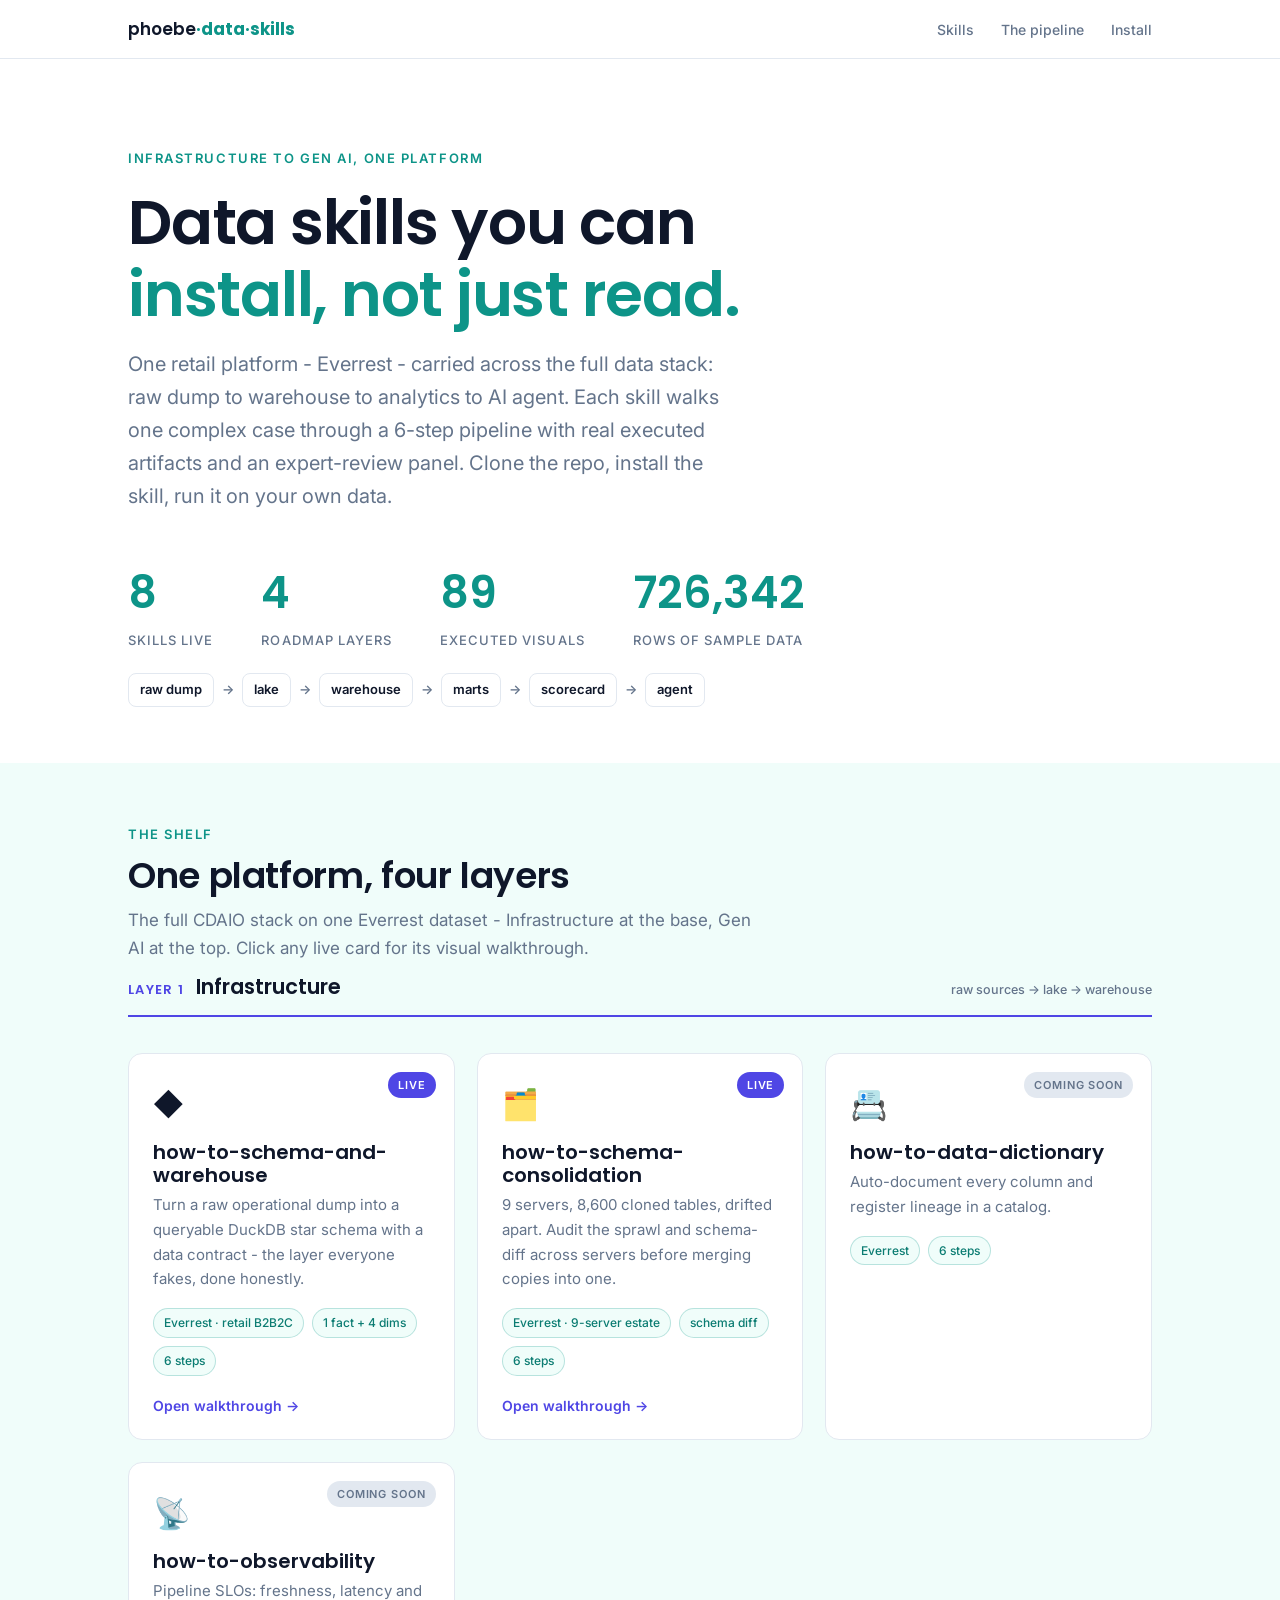
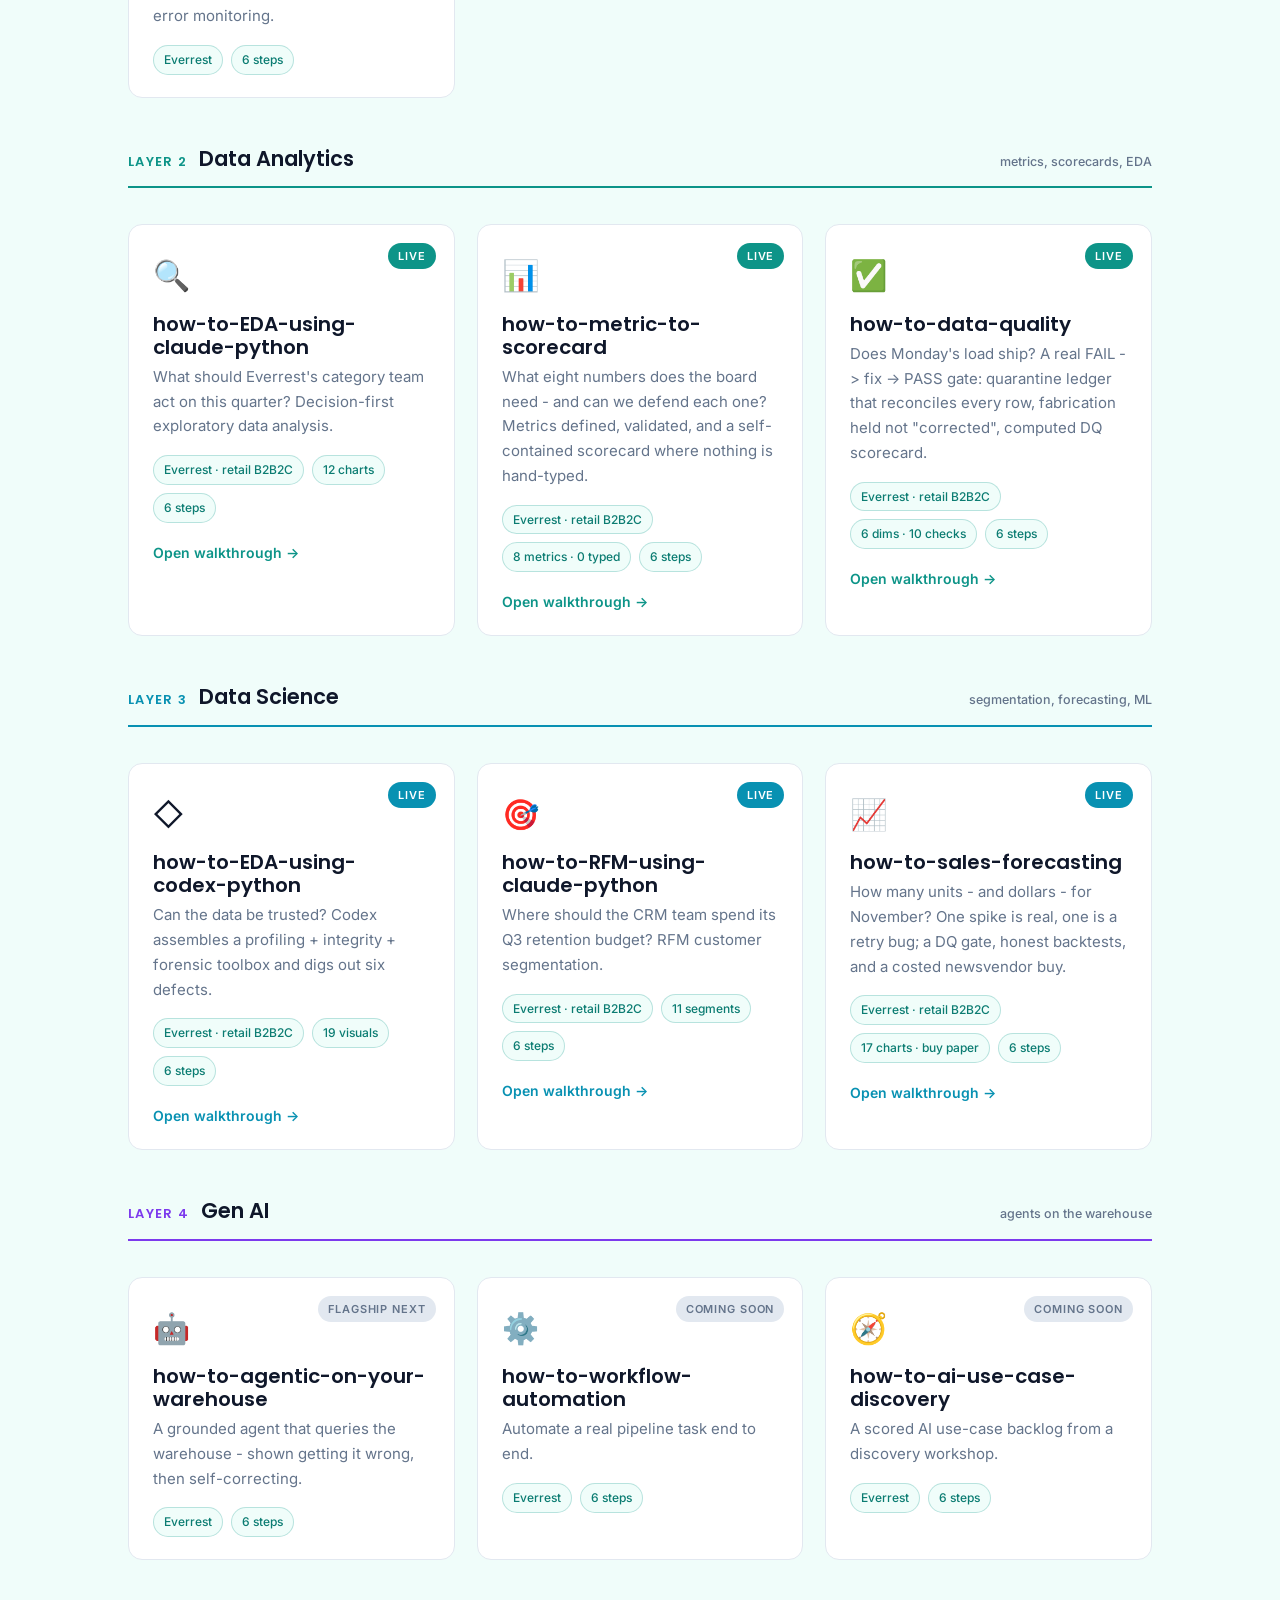
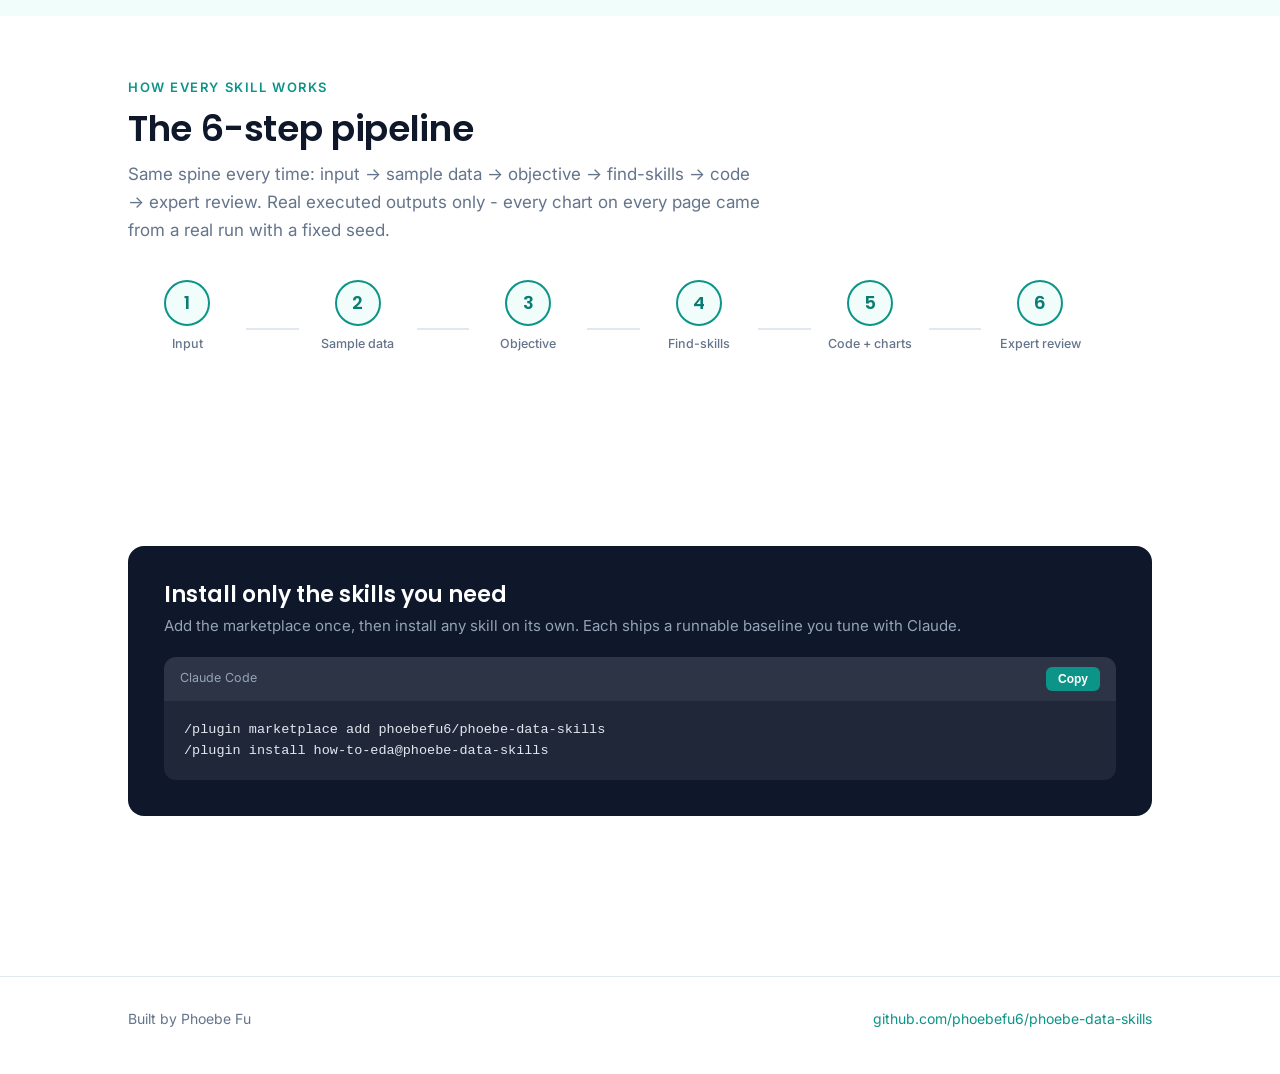
<file: docs/index.html>
<!DOCTYPE html>
<html lang="en">
<head>
<meta charset="UTF-8">
<meta name="viewport" content="width=device-width, initial-scale=1.0">
<meta name="robots" content="noindex">
<title>Phoebe's Data Skills</title>
<link rel="preconnect" href="https://fonts.googleapis.com">
<link href="https://fonts.googleapis.com/css2?family=Poppins:wght@500;600&family=Inter:wght@400;500;600&display=swap" rel="stylesheet">
<link rel="stylesheet" href="assets/style.css">
<style>
  .layer-band{margin-top:44px}
  .layer-band:first-of-type{margin-top:8px}
  .layer-head{display:flex;align-items:baseline;gap:12px;margin-bottom:16px;
    padding-bottom:10px;border-bottom:2px solid var(--accent)}
  .layer-num{font-family:'Poppins';font-weight:600;font-size:13px;color:var(--accent);
    letter-spacing:.1em}
  .layer-name{font-family:'Poppins';font-weight:600;font-size:21px;color:var(--ink)}
  .layer-tag{font-size:12.5px;color:var(--muted);font-weight:500;margin-left:auto}
  .lineage-ribbon{display:flex;flex-wrap:wrap;gap:8px;align-items:center;margin:22px 0 0;
    font-family:'Inter';font-size:13px;font-weight:600;color:var(--muted)}
  .lineage-ribbon span{background:#fff;border:1px solid var(--hairline);
    border-radius:8px;padding:5px 11px;color:var(--ink)}
</style>
</head>
<body>
<div class="progress"></div>
<header class="topbar">
  <div class="wrap">
    <div class="brand">phoebe<b>·data·skills</b></div>
    <nav>
      <a href="#skills">Skills</a>
      <a href="#pipeline">The pipeline</a>
      <a href="#install">Install</a>
    </nav>
  </div>
</header>

<section class="hero">
  <div class="wrap">
    <span class="kicker">Infrastructure to Gen AI, one platform</span>
    <h1>Data skills you can<br><span class="tealline">install, not just read.</span></h1>
    <p class="lede">One retail platform - Everrest - carried across the full data stack: raw dump to warehouse to analytics to AI agent. Each skill walks one complex case through a 6-step pipeline with real executed artifacts and an expert-review panel. Clone the repo, install the skill, run it on your own data.</p>
    <div class="stats">
      <div class="stat"><div class="n num" data-count="8">0</div><div class="l">Skills live</div></div>
      <div class="stat"><div class="n num" data-count="4">0</div><div class="l">Roadmap layers</div></div>
      <div class="stat"><div class="n num" data-count="89">0</div><div class="l">Executed visuals</div></div>
      <div class="stat"><div class="n num" data-count="726342">0</div><div class="l">Rows of sample data</div></div>
    </div>
    <div class="lineage-ribbon">
      <span>raw dump</span>→<span>lake</span>→<span>warehouse</span>→<span>marts</span>→<span>scorecard</span>→<span>agent</span>
    </div>
  </div>
</section>

<section class="section tinted" id="skills">
  <div class="wrap">
    <span class="sec-kicker">The shelf</span>
    <h2 class="sec-title">One platform, four layers</h2>
    <p class="sec-sub">The full CDAIO stack on one Everrest dataset - Infrastructure at the base, Gen AI at the top. Click any live card for its visual walkthrough.</p>

    <!-- LAYER 1: INFRASTRUCTURE -->
    <div class="layer-band">
      <div class="layer-head" style="--accent:#4F46E5">
        <span class="layer-num">LAYER 1</span><span class="layer-name">Infrastructure</span>
        <span class="layer-tag">raw sources → lake → warehouse</span>
      </div>
      <div class="card-grid" style="--accent:#4F46E5">
        <a class="skill-card reveal" href="how-to-schema-and-warehouse/">
          <span class="status live">Live</span>
          <div class="emoji">◆</div>
          <h3>how-to-schema-and-warehouse</h3>
          <p class="obj">Turn a raw operational dump into a queryable DuckDB star schema with a data contract - the layer everyone fakes, done honestly.</p>
          <div class="chiprow"><span class="chip">Everrest · retail B2B2C</span><span class="chip">1 fact + 4 dims</span><span class="chip">6 steps</span></div>
          <div class="go">Open walkthrough →</div>
        </a>
        <a class="skill-card reveal" href="how-to-schema-consolidation/">
          <span class="status live">Live</span>
          <div class="emoji">🗂️</div>
          <h3>how-to-schema-consolidation</h3>
          <p class="obj">9 servers, 8,600 cloned tables, drifted apart. Audit the sprawl and schema-diff across servers before merging copies into one.</p>
          <div class="chiprow"><span class="chip">Everrest · 9-server estate</span><span class="chip">schema diff</span><span class="chip">6 steps</span></div>
          <div class="go">Open walkthrough →</div>
        </a>
        <div class="skill-card soon reveal"><span class="status soon">Coming soon</span><div class="emoji">📇</div><h3>how-to-data-dictionary</h3><p class="obj">Auto-document every column and register lineage in a catalog.</p><div class="chiprow"><span class="chip">Everrest</span><span class="chip">6 steps</span></div></div>
        <div class="skill-card soon reveal"><span class="status soon">Coming soon</span><div class="emoji">📡</div><h3>how-to-observability</h3><p class="obj">Pipeline SLOs: freshness, latency and error monitoring.</p><div class="chiprow"><span class="chip">Everrest</span><span class="chip">6 steps</span></div></div>
      </div>
    </div>

    <!-- LAYER 2: DATA ANALYTICS -->
    <div class="layer-band">
      <div class="layer-head" style="--accent:#0D9488">
        <span class="layer-num">LAYER 2</span><span class="layer-name">Data Analytics</span>
        <span class="layer-tag">metrics, scorecards, EDA</span>
      </div>
      <div class="card-grid" style="--accent:#0D9488">
        <a class="skill-card reveal" href="how-to-eda-using-claude-python/">
          <span class="status live">Live</span>
          <div class="emoji">🔍</div>
          <h3>how-to-EDA-using-claude-python</h3>
          <p class="obj">What should Everrest's category team act on this quarter? Decision-first exploratory data analysis.</p>
          <div class="chiprow"><span class="chip">Everrest · retail B2B2C</span><span class="chip">12 charts</span><span class="chip">6 steps</span></div>
          <div class="go">Open walkthrough →</div>
        </a>
        <a class="skill-card reveal" href="how-to-metric-to-scorecard/">
          <span class="status live">Live</span>
          <div class="emoji">📊</div>
          <h3>how-to-metric-to-scorecard</h3>
          <p class="obj">What eight numbers does the board need - and can we defend each one? Metrics defined, validated, and a self-contained scorecard where nothing is hand-typed.</p>
          <div class="chiprow"><span class="chip">Everrest · retail B2B2C</span><span class="chip">8 metrics · 0 typed</span><span class="chip">6 steps</span></div>
          <div class="go">Open walkthrough →</div>
        </a>
        <a class="skill-card reveal" href="how-to-data-quality/">
          <span class="status live">Live</span>
          <div class="emoji">✅</div>
          <h3>how-to-data-quality</h3>
          <p class="obj">Does Monday's load ship? A real FAIL -> fix -> PASS gate: quarantine ledger that reconciles every row, fabrication held not "corrected", computed DQ scorecard.</p>
          <div class="chiprow"><span class="chip">Everrest · retail B2B2C</span><span class="chip">6 dims · 10 checks</span><span class="chip">6 steps</span></div>
          <div class="go">Open walkthrough →</div>
        </a>
      </div>
    </div>

    <!-- LAYER 3: DATA SCIENCE -->
    <div class="layer-band">
      <div class="layer-head" style="--accent:#0891B2">
        <span class="layer-num">LAYER 3</span><span class="layer-name">Data Science</span>
        <span class="layer-tag">segmentation, forecasting, ML</span>
      </div>
      <div class="card-grid" style="--accent:#0891B2">
        <a class="skill-card reveal" href="how-to-eda-using-codex-python/">
          <span class="status live">Live</span>
          <div class="emoji">◇</div>
          <h3>how-to-EDA-using-codex-python</h3>
          <p class="obj">Can the data be trusted? Codex assembles a profiling + integrity + forensic toolbox and digs out six defects.</p>
          <div class="chiprow"><span class="chip">Everrest · retail B2B2C</span><span class="chip">19 visuals</span><span class="chip">6 steps</span></div>
          <div class="go">Open walkthrough →</div>
        </a>
        <a class="skill-card reveal" href="how-to-rfm-using-claude-python/">
          <span class="status live">Live</span>
          <div class="emoji">🎯</div>
          <h3>how-to-RFM-using-claude-python</h3>
          <p class="obj">Where should the CRM team spend its Q3 retention budget? RFM customer segmentation.</p>
          <div class="chiprow"><span class="chip">Everrest · retail B2B2C</span><span class="chip">11 segments</span><span class="chip">6 steps</span></div>
          <div class="go">Open walkthrough →</div>
        </a>
        <a class="skill-card reveal" href="how-to-sales-forecasting/">
          <span class="status live">Live</span>
          <div class="emoji">📈</div>
          <h3>how-to-sales-forecasting</h3>
          <p class="obj">How many units - and dollars - for November? One spike is real, one is a retry bug; a DQ gate, honest backtests, and a costed newsvendor buy.</p>
          <div class="chiprow"><span class="chip">Everrest · retail B2B2C</span><span class="chip">17 charts · buy paper</span><span class="chip">6 steps</span></div>
          <div class="go">Open walkthrough →</div>
        </a>
      </div>
    </div>

    <!-- LAYER 4: GEN AI -->
    <div class="layer-band">
      <div class="layer-head" style="--accent:#7C3AED">
        <span class="layer-num">LAYER 4</span><span class="layer-name">Gen AI</span>
        <span class="layer-tag">agents on the warehouse</span>
      </div>
      <div class="card-grid" style="--accent:#7C3AED">
        <div class="skill-card soon reveal"><span class="status soon">Flagship next</span><div class="emoji">🤖</div><h3>how-to-agentic-on-your-warehouse</h3><p class="obj">A grounded agent that queries the warehouse - shown getting it wrong, then self-correcting.</p><div class="chiprow"><span class="chip">Everrest</span><span class="chip">6 steps</span></div></div>
        <div class="skill-card soon reveal"><span class="status soon">Coming soon</span><div class="emoji">⚙️</div><h3>how-to-workflow-automation</h3><p class="obj">Automate a real pipeline task end to end.</p><div class="chiprow"><span class="chip">Everrest</span><span class="chip">6 steps</span></div></div>
        <div class="skill-card soon reveal"><span class="status soon">Coming soon</span><div class="emoji">🧭</div><h3>how-to-ai-use-case-discovery</h3><p class="obj">A scored AI use-case backlog from a discovery workshop.</p><div class="chiprow"><span class="chip">Everrest</span><span class="chip">6 steps</span></div></div>
      </div>
    </div>

  </div>
</section>

<section class="section" id="pipeline">
  <div class="wrap">
    <span class="sec-kicker">How every skill works</span>
    <h2 class="sec-title">The 6-step pipeline</h2>
    <p class="sec-sub">Same spine every time: input → sample data → objective → find-skills → code → expert review. Real executed outputs only - every chart on every page came from a real run with a fixed seed.</p>
    <div class="rail" style="margin-top:36px">
      <div class="rail-step"><div class="rail-node"><div class="rail-circle">1</div><div class="rail-label">Input</div></div><div class="rail-connector"></div></div>
      <div class="rail-step"><div class="rail-node"><div class="rail-circle">2</div><div class="rail-label">Sample data</div></div><div class="rail-connector"></div></div>
      <div class="rail-step"><div class="rail-node"><div class="rail-circle">3</div><div class="rail-label">Objective</div></div><div class="rail-connector"></div></div>
      <div class="rail-step"><div class="rail-node"><div class="rail-circle">4</div><div class="rail-label">Find-skills</div></div><div class="rail-connector"></div></div>
      <div class="rail-step"><div class="rail-node"><div class="rail-circle">5</div><div class="rail-label">Code + charts</div></div><div class="rail-connector"></div></div>
      <div class="rail-step"><div class="rail-node"><div class="rail-circle">6</div><div class="rail-label">Expert review</div></div></div>
    </div>
  </div>
</section>

<section class="section" id="install">
  <div class="wrap">
    <div class="install">
      <h3>Install only the skills you need</h3>
      <p>Add the marketplace once, then install any skill on its own. Each ships a runnable baseline you tune with Claude.</p>
      <div class="code-card">
        <div class="code-head"><span>Claude Code</span><button class="copy-btn">Copy</button></div>
        <pre>/plugin marketplace add phoebefu6/phoebe-data-skills
/plugin install how-to-eda@phoebe-data-skills</pre>
      </div>
    </div>
  </div>
</section>

<footer>
  <div class="wrap">
    <span>Built by Phoebe Fu</span>
    <span><a href="https://github.com/phoebefu6/phoebe-data-skills">github.com/phoebefu6/phoebe-data-skills</a></span>
  </div>
</footer>
<script src="assets/app.js"></script>
</body>
</html>
</file>
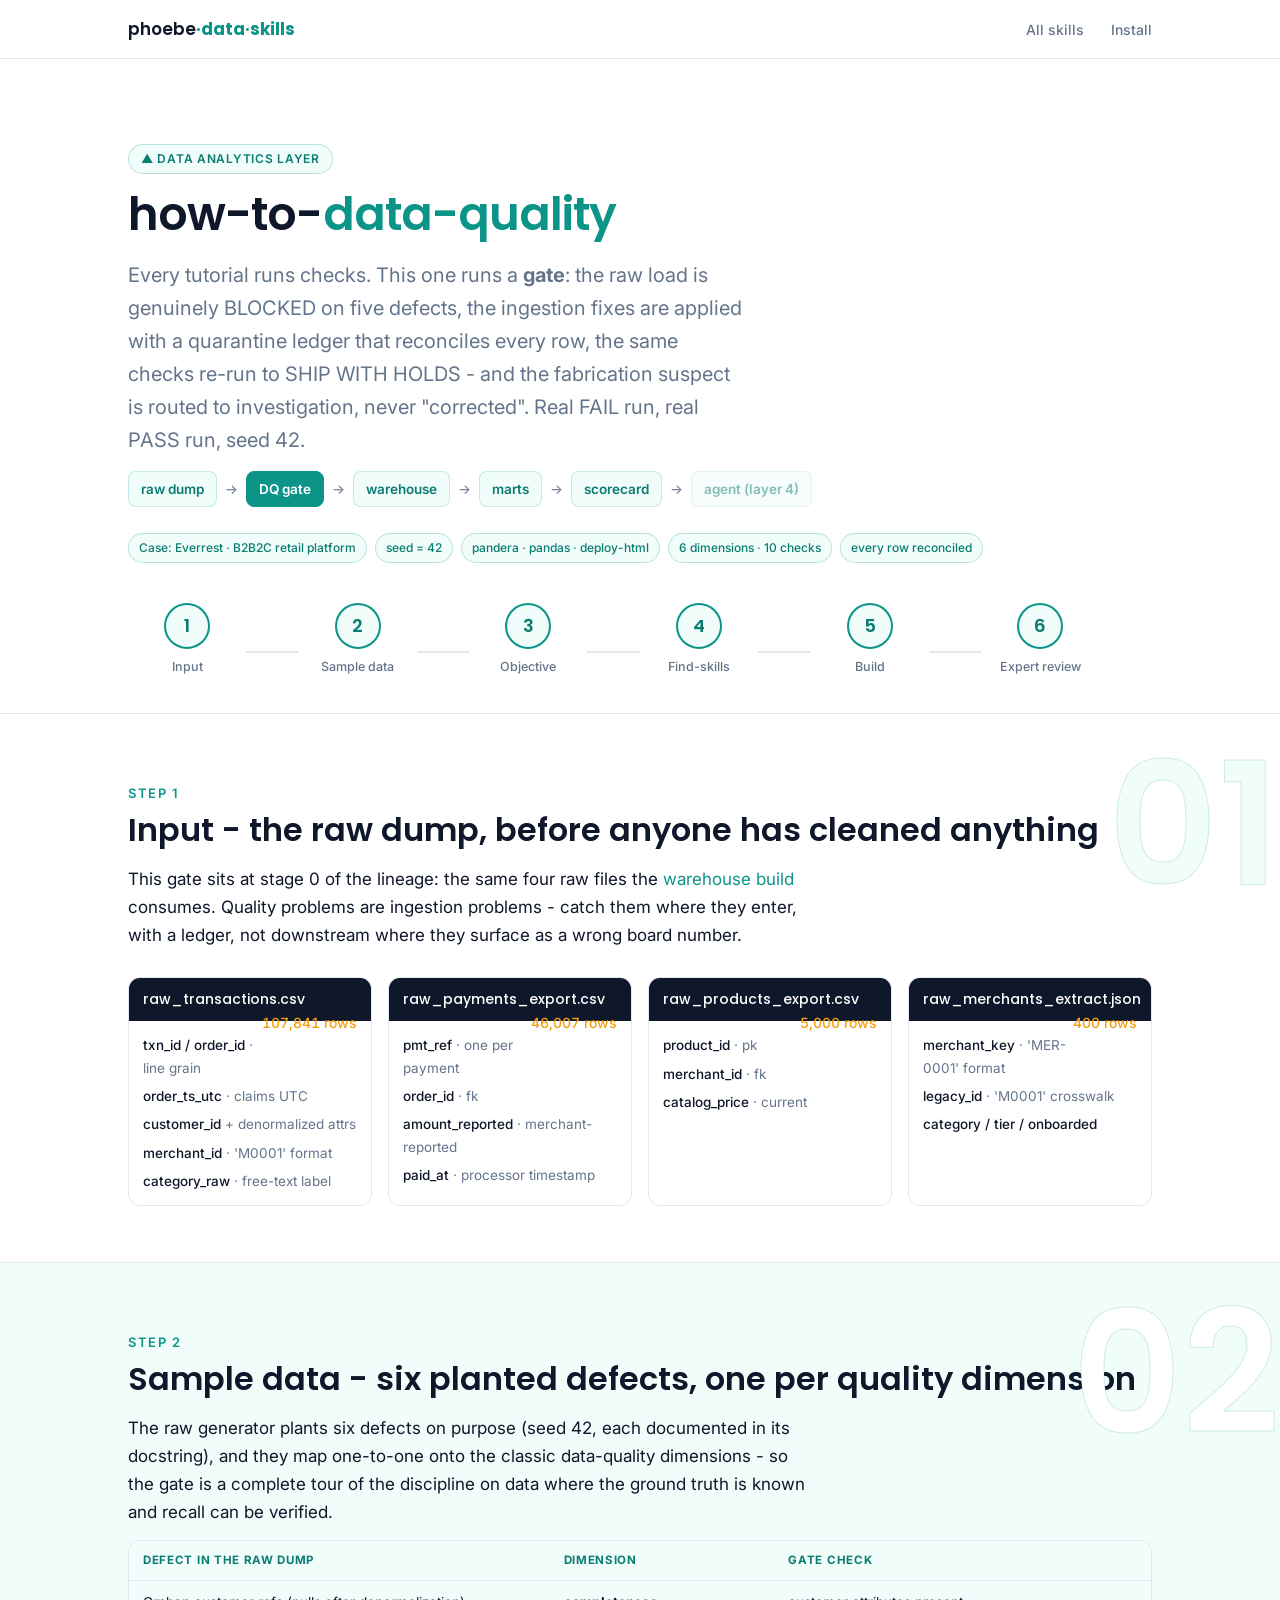
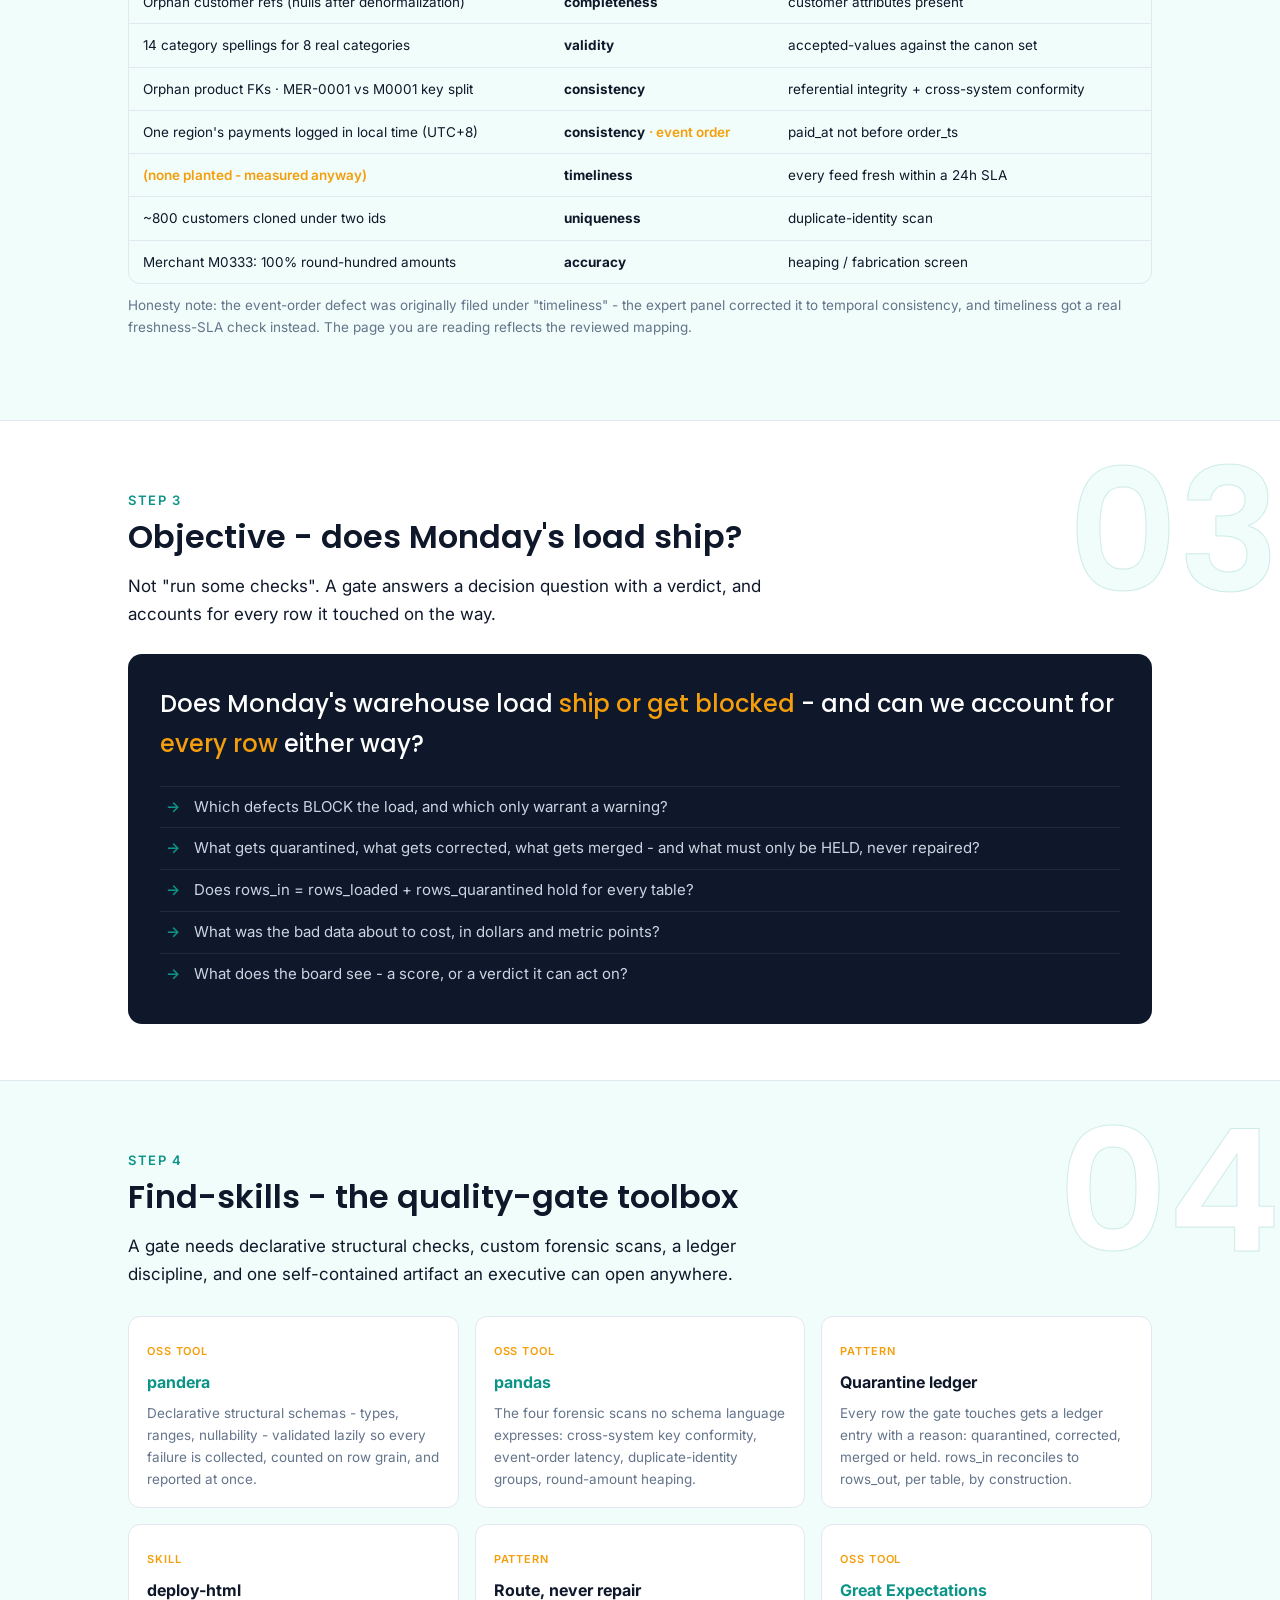
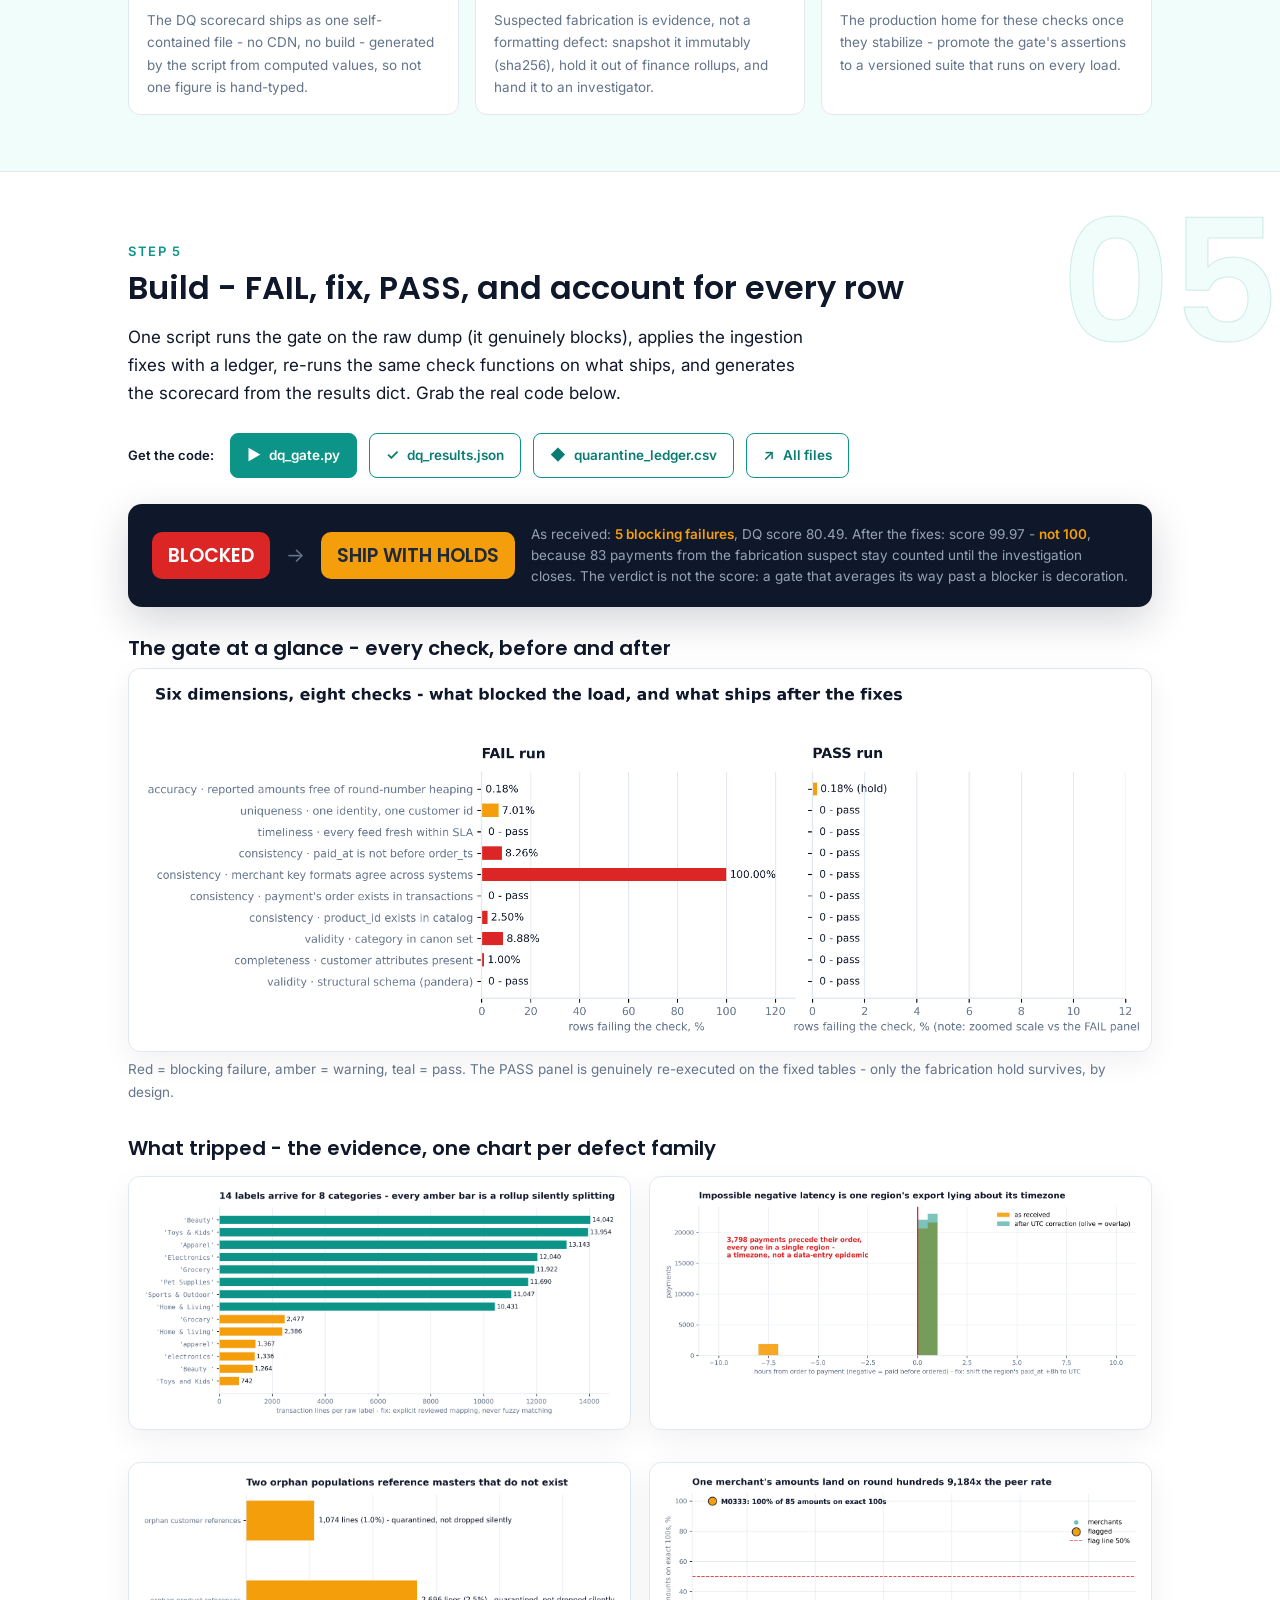
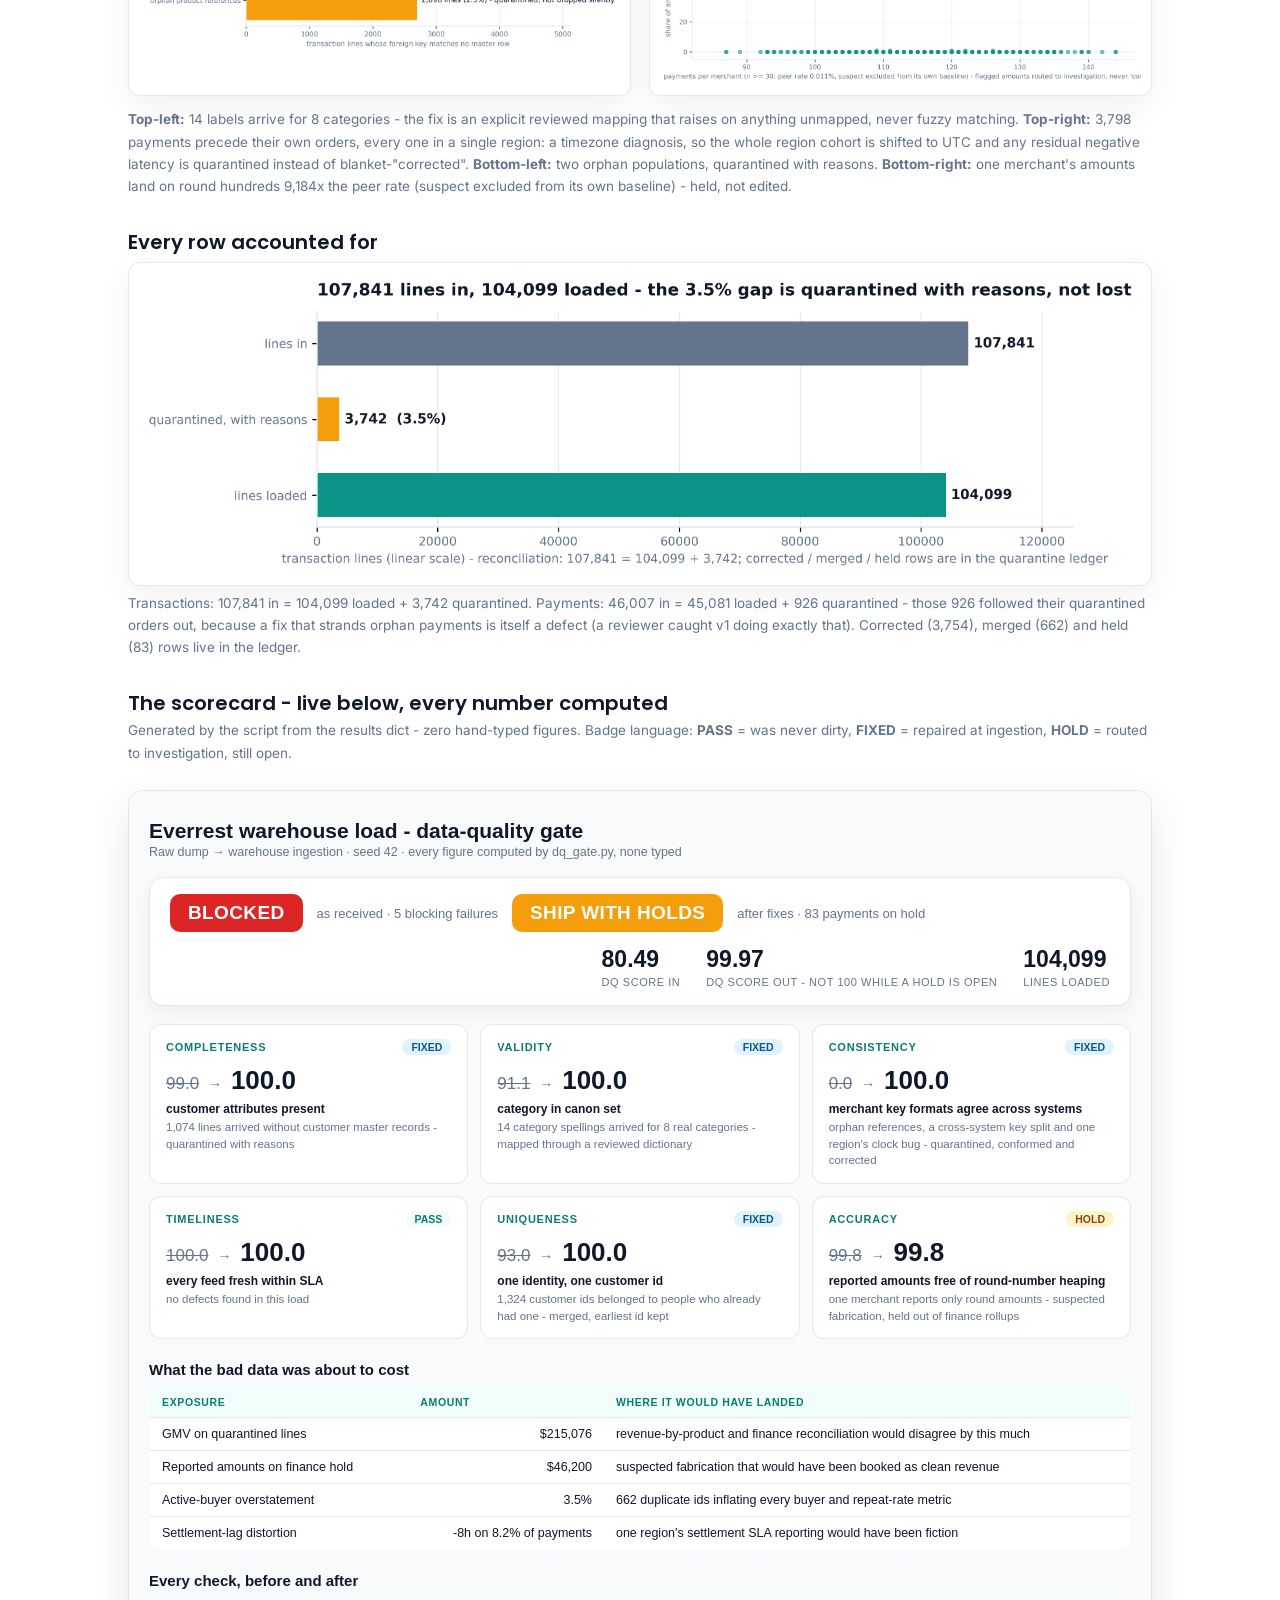
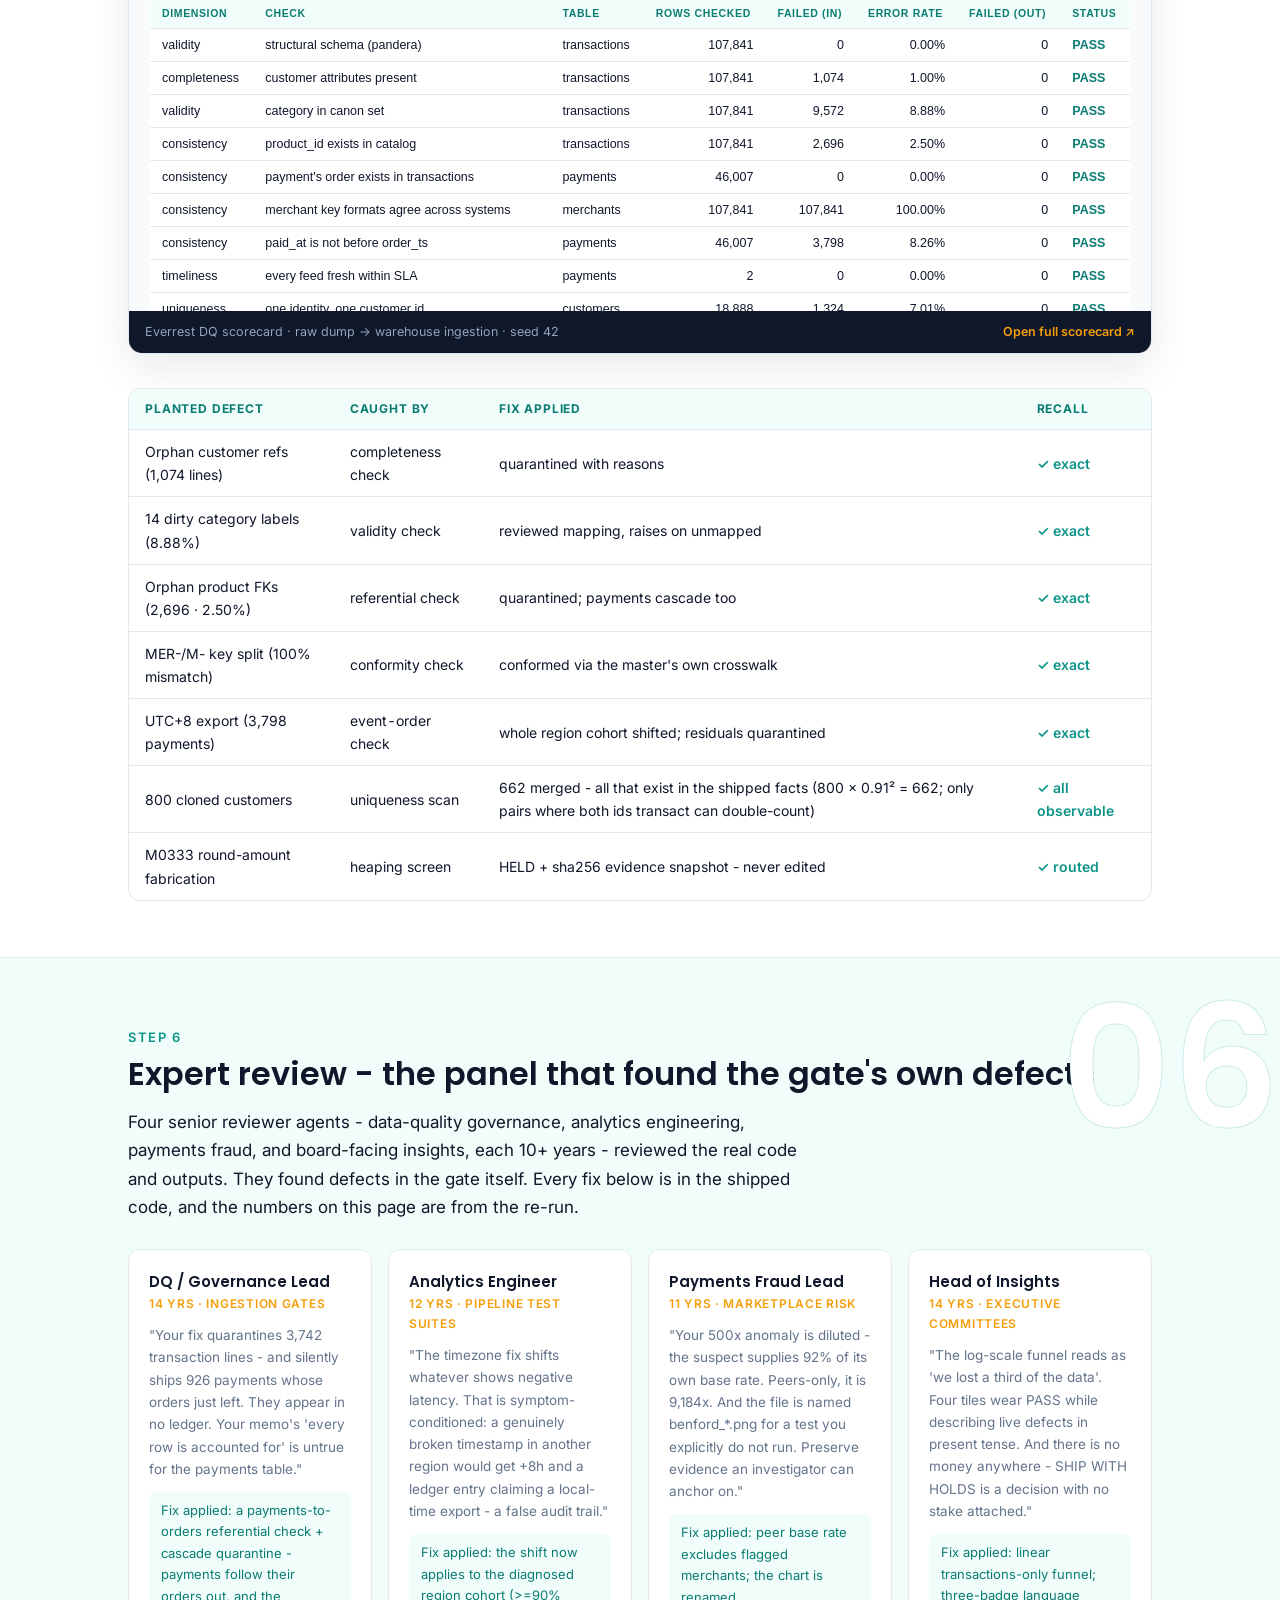
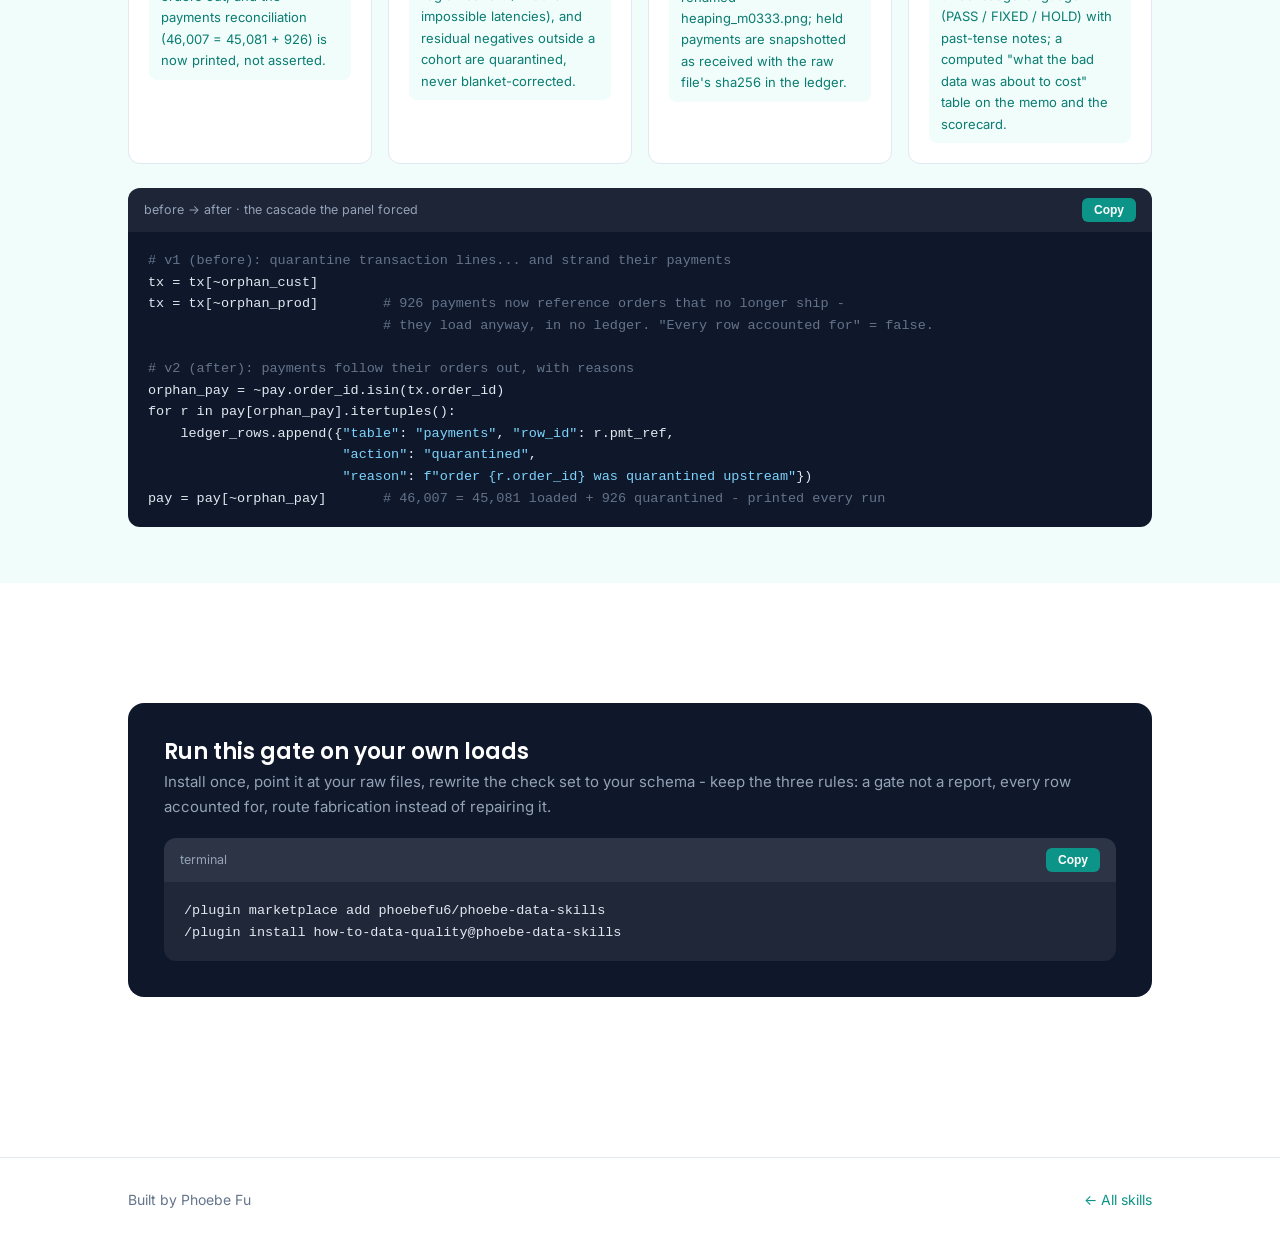
<file: docs/how-to-data-quality/index.html>
<!DOCTYPE html>
<html lang="en">
<head>
<meta charset="UTF-8">
<meta name="viewport" content="width=device-width, initial-scale=1.0">
<meta name="robots" content="noindex">
<title>how-to-data-quality · Phoebe's Data Skills</title>
<link rel="preconnect" href="https://fonts.googleapis.com">
<link href="https://fonts.googleapis.com/css2?family=Poppins:wght@500;600&family=Inter:wght@400;500;600&display=swap" rel="stylesheet">
<link rel="stylesheet" href="../assets/style.css">
<style>
  /* Data Analytics layer - teal. Amber = anomaly/flag. */
  :root{ --accent:#0D9488; --accent-dark:#0B7C72; --tint:#F0FDFA; --highlight:#F59E0B; }
  .layer-badge{display:inline-block;font-size:12px;font-weight:600;letter-spacing:.06em;
    text-transform:uppercase;color:var(--accent-dark);background:var(--tint);
    border:1px solid rgba(13,148,136,.25);border-radius:999px;padding:4px 12px;margin-bottom:14px;}
  .lineage-ribbon{display:flex;flex-wrap:wrap;gap:8px;align-items:center;margin:14px 0 26px;
    font-family:'Inter';font-size:13.5px;font-weight:600;color:var(--accent-dark);}
  .lineage-ribbon span{background:var(--tint);border:1px solid rgba(13,148,136,.2);
    border-radius:8px;padding:6px 12px;}
  .lineage-ribbon span.on{background:var(--accent);color:#fff;border-color:var(--accent);}
  .lineage-ribbon b{color:var(--muted);font-weight:400;}
  .cap-sub{font-size:13.5px;color:var(--muted);margin:0 0 26px;}
  .frame{border:1px solid var(--hairline);border-radius:12px;overflow:hidden;margin:8px 0 6px;
    box-shadow:0 10px 30px rgba(15,23,42,.06);background:#fff;}
  .frame img{width:100%;display:block;cursor:zoom-in;}
  .frame.pad{padding:10px;}
  .ba-grid{display:grid;grid-template-columns:1fr 1fr;gap:18px;margin:8px 0 6px;}
  @media(max-width:760px){.ba-grid{grid-template-columns:1fr;}}
  .verdict-band{display:flex;gap:16px;flex-wrap:wrap;align-items:center;background:var(--ink);
    color:#E2E8F0;border-radius:14px;padding:20px 24px;margin:26px 0 8px;
    box-shadow:0 14px 40px rgba(15,23,42,.18);}
  .verdict-band .vb{font-family:'Poppins';font-weight:600;font-size:19px;border-radius:10px;
    padding:8px 16px;color:#fff;}
  .verdict-band .sub{font-size:13.5px;color:#94A3B8;line-height:1.55;flex:1;min-width:260px;}
  .verdict-band em{color:var(--highlight);font-style:normal;font-weight:600;}
  .dmap{margin-top:14px;border:1px solid var(--hairline);border-radius:12px;overflow-x:auto;}
  .dmap table{width:100%;border-collapse:collapse;font-size:13.5px;min-width:660px;}
  .dmap th{background:var(--tint);text-align:left;padding:10px 14px;font-size:11.5px;
    text-transform:uppercase;letter-spacing:.06em;color:var(--accent-dark);white-space:nowrap;}
  .dmap td{padding:10px 14px;border-top:1px solid var(--hairline);}
  .dmap td b{color:var(--ink);}
  .dmap .flag{color:var(--highlight);font-weight:600;}
  .embed-wrap{margin-top:12px;border:1px solid var(--hairline);border-radius:14px;overflow:hidden;
    box-shadow:0 14px 40px rgba(15,23,42,.09);background:#F8FAFC;}
  .embed-wrap iframe{width:100%;height:1120px;border:0;display:block;}
  @media(max-width:900px){.embed-wrap iframe{height:1750px;}}
  @media(max-width:560px){.embed-wrap iframe{height:2600px;}}
  .embed-bar{display:flex;justify-content:space-between;align-items:center;flex-wrap:wrap;gap:10px;
    padding:11px 16px;background:var(--ink);color:#94A3B8;font-size:12.5px;}
  .embed-bar a{color:var(--highlight);font-weight:600;}
  .caught{overflow-x:auto;}
  .caught table{min-width:640px;}
</style>
</head>
<body>
<div class="progress"></div>
<header class="topbar">
  <div class="wrap">
    <div class="brand"><a href="../" style="color:inherit">phoebe<b>·data·skills</b></a></div>
    <nav>
      <a href="../#skills">All skills</a>
      <a href="#install">Install</a>
    </nav>
  </div>
</header>

<section class="hero" style="padding-bottom:20px">
  <div class="wrap">
    <span class="layer-badge">▲ Data Analytics layer</span>
    <h1 style="font-size:clamp(28px,4.4vw,46px)">how-to-<span class="tealline">data-quality</span></h1>
    <p class="lede">Every tutorial runs checks. This one runs a <b>gate</b>: the raw load is genuinely BLOCKED on five defects, the ingestion fixes are applied with a quarantine ledger that reconciles every row, the same checks re-run to SHIP WITH HOLDS - and the fabrication suspect is routed to investigation, never "corrected". Real FAIL run, real PASS run, seed 42.</p>
    <div class="lineage-ribbon">
      <span>raw dump</span><b>→</b><span class="on">DQ gate</span><b>→</b><span>warehouse</span><b>→</b><span>marts</span><b>→</b><span>scorecard</span><b>→</b><span style="opacity:.5">agent (layer 4)</span>
    </div>
    <div class="chiprow" style="margin-top:6px">
      <span class="chip">Case: Everrest · B2B2C retail platform</span>
      <span class="chip">seed = 42</span>
      <span class="chip">pandera · pandas · deploy-html</span>
      <span class="chip">6 dimensions · 10 checks</span>
      <span class="chip">every row reconciled</span>
    </div>

    <div class="rail">
      <div class="rail-step"><div class="rail-node" data-step="1"><a href="#step-1"><div class="rail-circle">1</div><div class="rail-label">Input</div></a></div><div class="rail-connector"></div></div>
      <div class="rail-step"><div class="rail-node" data-step="2"><a href="#step-2"><div class="rail-circle">2</div><div class="rail-label">Sample data</div></a></div><div class="rail-connector"></div></div>
      <div class="rail-step"><div class="rail-node" data-step="3"><a href="#step-3"><div class="rail-circle">3</div><div class="rail-label">Objective</div></a></div><div class="rail-connector"></div></div>
      <div class="rail-step"><div class="rail-node" data-step="4"><a href="#step-4"><div class="rail-circle">4</div><div class="rail-label">Find-skills</div></a></div><div class="rail-connector"></div></div>
      <div class="rail-step"><div class="rail-node" data-step="5"><a href="#step-5"><div class="rail-circle">5</div><div class="rail-label">Build</div></a></div><div class="rail-connector"></div></div>
      <div class="rail-step"><div class="rail-node" data-step="6"><a href="#step-6"><div class="rail-circle">6</div><div class="rail-label">Expert review</div></a></div></div>
    </div>
  </div>
</section>

<!-- STEP 1 -->
<section class="step-section" id="step-1">
  <div class="wrap">
    <div class="step-ghost">01</div>
    <span class="step-tag">Step 1</span>
    <h2 class="step-title">Input - the raw dump, before anyone has cleaned anything</h2>
    <p class="step-body">This gate sits at stage 0 of the lineage: the same four raw files the <a href="../how-to-schema-and-warehouse/">warehouse build</a> consumes. Quality problems are ingestion problems - catch them where they enter, with a ledger, not downstream where they surface as a wrong board number.</p>
    <div class="tbl-grid">
      <div class="tbl-card reveal"><div class="tbl-name">raw_transactions.csv <span class="cnt">107,841 rows</span></div><ul><li><b>txn_id / order_id</b> · line grain</li><li><b>order_ts_utc</b> · claims UTC</li><li><b>customer_id</b> + denormalized attrs</li><li><b>merchant_id</b> · 'M0001' format</li><li><b>category_raw</b> · free-text label</li></ul></div>
      <div class="tbl-card reveal"><div class="tbl-name">raw_payments_export.csv <span class="cnt">46,007 rows</span></div><ul><li><b>pmt_ref</b> · one per payment</li><li><b>order_id</b> · fk</li><li><b>amount_reported</b> · merchant-reported</li><li><b>paid_at</b> · processor timestamp</li></ul></div>
      <div class="tbl-card reveal"><div class="tbl-name">raw_products_export.csv <span class="cnt">5,000 rows</span></div><ul><li><b>product_id</b> · pk</li><li><b>merchant_id</b> · fk</li><li><b>catalog_price</b> · current</li></ul></div>
      <div class="tbl-card reveal"><div class="tbl-name">raw_merchants_extract.json <span class="cnt">400 rows</span></div><ul><li><b>merchant_key</b> · 'MER-0001' format</li><li><b>legacy_id</b> · 'M0001' crosswalk</li><li><b>category / tier / onboarded</b></li></ul></div>
    </div>
  </div>
</section>

<!-- STEP 2 -->
<section class="step-section" id="step-2" style="background:var(--tint)">
  <div class="wrap">
    <div class="step-ghost" style="color:#fff">02</div>
    <span class="step-tag">Step 2</span>
    <h2 class="step-title">Sample data - six planted defects, one per quality dimension</h2>
    <p class="step-body">The raw generator plants six defects on purpose (seed 42, each documented in its docstring), and they map one-to-one onto the classic data-quality dimensions - so the gate is a complete tour of the discipline on data where the ground truth is known and recall can be verified.</p>
    <div class="dmap reveal">
      <table>
        <thead><tr><th>Defect in the raw dump</th><th>Dimension</th><th>Gate check</th></tr></thead>
        <tbody>
          <tr><td>Orphan customer refs (nulls after denormalization)</td><td><b>completeness</b></td><td>customer attributes present</td></tr>
          <tr><td>14 category spellings for 8 real categories</td><td><b>validity</b></td><td>accepted-values against the canon set</td></tr>
          <tr><td>Orphan product FKs · MER-0001 vs M0001 key split</td><td><b>consistency</b></td><td>referential integrity + cross-system conformity</td></tr>
          <tr><td>One region's payments logged in local time (UTC+8)</td><td><b>consistency</b> <span class="flag">· event order</span></td><td>paid_at not before order_ts</td></tr>
          <tr><td><span class="flag">(none planted - measured anyway)</span></td><td><b>timeliness</b></td><td>every feed fresh within a 24h SLA</td></tr>
          <tr><td>~800 customers cloned under two ids</td><td><b>uniqueness</b></td><td>duplicate-identity scan</td></tr>
          <tr><td>Merchant M0333: 100% round-hundred amounts</td><td><b>accuracy</b></td><td>heaping / fabrication screen</td></tr>
        </tbody>
      </table>
    </div>
    <p class="cap-sub" style="margin-top:10px">Honesty note: the event-order defect was originally filed under "timeliness" - the expert panel corrected it to temporal consistency, and timeliness got a real freshness-SLA check instead. The page you are reading reflects the reviewed mapping.</p>
  </div>
</section>

<!-- STEP 3 -->
<section class="step-section" id="step-3">
  <div class="wrap">
    <div class="step-ghost">03</div>
    <span class="step-tag">Step 3</span>
    <h2 class="step-title">Objective - does Monday's load ship?</h2>
    <p class="step-body">Not "run some checks". A gate answers a decision question with a verdict, and accounts for every row it touched on the way.</p>
    <div class="objective-banner reveal">
      <div class="q">Does Monday's warehouse load <em>ship or get blocked</em> - and can we account for <em>every row</em> either way?</div>
      <ul class="subq">
        <li>Which defects BLOCK the load, and which only warrant a warning?</li>
        <li>What gets quarantined, what gets corrected, what gets merged - and what must only be HELD, never repaired?</li>
        <li>Does rows_in = rows_loaded + rows_quarantined hold for every table?</li>
        <li>What was the bad data about to cost, in dollars and metric points?</li>
        <li>What does the board see - a score, or a verdict it can act on?</li>
      </ul>
    </div>
  </div>
</section>

<!-- STEP 4 -->
<section class="step-section" id="step-4" style="background:var(--tint)">
  <div class="wrap">
    <div class="step-ghost" style="color:#fff">04</div>
    <span class="step-tag">Step 4</span>
    <h2 class="step-title">Find-skills - the quality-gate toolbox</h2>
    <p class="step-body">A gate needs declarative structural checks, custom forensic scans, a ledger discipline, and one self-contained artifact an executive can open anywhere.</p>
    <div class="tool-grid">
      <div class="tool-card reveal"><span class="t-kind">OSS tool</span><h4><a href="https://github.com/unionai-oss/pandera">pandera</a></h4><p>Declarative structural schemas - types, ranges, nullability - validated lazily so every failure is collected, counted on row grain, and reported at once.</p></div>
      <div class="tool-card reveal"><span class="t-kind">OSS tool</span><h4><a href="https://github.com/pandas-dev/pandas">pandas</a></h4><p>The four forensic scans no schema language expresses: cross-system key conformity, event-order latency, duplicate-identity groups, round-amount heaping.</p></div>
      <div class="tool-card reveal"><span class="t-kind">Pattern</span><h4>Quarantine ledger</h4><p>Every row the gate touches gets a ledger entry with a reason: quarantined, corrected, merged or held. rows_in reconciles to rows_out, per table, by construction.</p></div>
      <div class="tool-card reveal"><span class="t-kind">Skill</span><h4>deploy-html</h4><p>The DQ scorecard ships as one self-contained file - no CDN, no build - generated by the script from computed values, so not one figure is hand-typed.</p></div>
      <div class="tool-card reveal"><span class="t-kind">Pattern</span><h4>Route, never repair</h4><p>Suspected fabrication is evidence, not a formatting defect: snapshot it immutably (sha256), hold it out of finance rollups, and hand it to an investigator.</p></div>
      <div class="tool-card reveal"><span class="t-kind">OSS tool</span><h4><a href="https://github.com/great-expectations/great_expectations">Great Expectations</a></h4><p>The production home for these checks once they stabilize - promote the gate's assertions to a versioned suite that runs on every load.</p></div>
    </div>
  </div>
</section>

<!-- STEP 5 -->
<section class="step-section" id="step-5">
  <div class="wrap">
    <div class="step-ghost">05</div>
    <span class="step-tag">Step 5</span>
    <h2 class="step-title">Build - FAIL, fix, PASS, and account for every row</h2>
    <p class="step-body">One script runs the gate on the raw dump (it genuinely blocks), applies the ingestion fixes with a ledger, re-runs the same check functions on what ships, and generates the scorecard from the results dict. Grab the real code below.</p>
    <div class="codelinks reveal">
      <span class="cl-label">Get the code:</span>
      <a class="cl-btn" href="https://github.com/phoebefu6/phoebe-data-skills/blob/main/materials/how-to-data-quality/dq_gate.py"><span class="gh">▶</span> dq_gate.py</a>
      <a class="cl-btn ghost" href="https://github.com/phoebefu6/phoebe-data-skills/blob/main/materials/how-to-data-quality/output/dq_results.json"><span class="gh">✓</span> dq_results.json</a>
      <a class="cl-btn ghost" href="https://github.com/phoebefu6/phoebe-data-skills/blob/main/materials/how-to-data-quality/output/quarantine_ledger.csv"><span class="gh">◆</span> quarantine_ledger.csv</a>
      <a class="cl-btn ghost" href="https://github.com/phoebefu6/phoebe-data-skills/tree/main/materials/how-to-data-quality"><span class="gh">↗</span> All files</a>
    </div>

    <div class="verdict-band reveal">
      <span class="vb" style="background:#DC2626">BLOCKED</span>
      <span style="color:#64748B;font-size:20px">→</span>
      <span class="vb" style="background:#F59E0B;color:#1F2937">SHIP WITH HOLDS</span>
      <div class="sub">As received: <em>5 blocking failures</em>, DQ score 80.49. After the fixes: score 99.97 - <em>not 100</em>, because 83 payments from the fabrication suspect stay counted until the investigation closes. The verdict is not the score: a gate that averages its way past a blocker is decoration.</div>
    </div>

    <h3 style="font-family:'Poppins';font-weight:600;margin:30px 0 4px;color:var(--ink)">The gate at a glance - every check, before and after</h3>
    <div class="frame pad reveal"><img src="charts/dq_dimension_matrix.png" alt="Two-panel bar chart of ten checks: the FAIL run shows five blocking failures up to 100 percent error rate, the PASS run shows all zeros except a held 0.18 percent accuracy warning"></div>
    <p class="cap-sub">Red = blocking failure, amber = warning, teal = pass. The PASS panel is genuinely re-executed on the fixed tables - only the fabrication hold survives, by design.</p>

    <h3 style="font-family:'Poppins';font-weight:600;margin:34px 0 4px;color:var(--ink)">What tripped - the evidence, one chart per defect family</h3>
    <div class="ba-grid">
      <div class="frame pad reveal"><img src="charts/category_variants.png" alt="Bar chart of 14 raw category labels, eight canon in teal and six dirty variants in amber including Grocary and Beauty with a trailing space"></div>
      <div class="frame pad reveal"><img src="charts/latency_histogram.png" alt="Histogram of order-to-payment hours showing 3,798 impossible negative-latency payments in amber, corrected to positive after the UTC shift in teal"></div>
      <div class="frame pad reveal"><img src="charts/referential_orphans.png" alt="Bar chart sizing the two orphan populations: 2,696 orphan product references and 1,074 orphan customer references, all quarantined"></div>
      <div class="frame pad reveal"><img src="charts/heaping_m0333.png" alt="Scatter of round-amount share per merchant: every peer sits near zero percent while M0333 sits at 100 percent of 85 payments, 9,184 times the peer rate"></div>
    </div>
    <p class="cap-sub"><b>Top-left:</b> 14 labels arrive for 8 categories - the fix is an explicit reviewed mapping that raises on anything unmapped, never fuzzy matching. <b>Top-right:</b> 3,798 payments precede their own orders, every one in a single region: a timezone diagnosis, so the whole region cohort is shifted to UTC and any residual negative latency is quarantined instead of blanket-"corrected". <b>Bottom-left:</b> two orphan populations, quarantined with reasons. <b>Bottom-right:</b> one merchant's amounts land on round hundreds 9,184x the peer rate (suspect excluded from its own baseline) - held, not edited.</p>

    <h3 style="font-family:'Poppins';font-weight:600;margin:34px 0 4px;color:var(--ink)">Every row accounted for</h3>
    <div class="frame pad reveal"><img src="charts/gate_funnel.png" alt="Linear bar chart: 107,841 transaction lines in, 3,742 quarantined with reasons, 104,099 loaded"></div>
    <p class="cap-sub">Transactions: 107,841 in = 104,099 loaded + 3,742 quarantined. Payments: 46,007 in = 45,081 loaded + 926 quarantined - those 926 followed their quarantined orders out, because a fix that strands orphan payments is itself a defect (a reviewer caught v1 doing exactly that). Corrected (3,754), merged (662) and held (83) rows live in the ledger.</p>

    <h3 style="font-family:'Poppins';font-weight:600;margin:34px 0 4px;color:var(--ink)">The scorecard - live below, every number computed</h3>
    <p class="cap-sub">Generated by the script from the results dict - zero hand-typed figures. Badge language: <b>PASS</b> = was never dirty, <b>FIXED</b> = repaired at ingestion, <b>HOLD</b> = routed to investigation, still open.</p>
    <div class="embed-wrap reveal" style="margin-top:14px">
      <iframe src="everrest_dq_scorecard.html" title="Everrest data-quality scorecard - every number computed from the gate run" loading="lazy"></iframe>
      <div class="embed-bar"><span>Everrest DQ scorecard · raw dump → warehouse ingestion · seed 42</span><a href="everrest_dq_scorecard.html" target="_blank">Open full scorecard ↗</a></div>
    </div>

    <div class="caught reveal">
      <table>
        <thead><tr><th>Planted defect</th><th>Caught by</th><th>Fix applied</th><th>Recall</th></tr></thead>
        <tbody>
          <tr><td>Orphan customer refs (1,074 lines)</td><td class="num">completeness check</td><td>quarantined with reasons</td><td class="ok">✓ exact</td></tr>
          <tr><td>14 dirty category labels (8.88%)</td><td class="num">validity check</td><td>reviewed mapping, raises on unmapped</td><td class="ok">✓ exact</td></tr>
          <tr><td>Orphan product FKs (2,696 · 2.50%)</td><td class="num">referential check</td><td>quarantined; payments cascade too</td><td class="ok">✓ exact</td></tr>
          <tr><td>MER-/M- key split (100% mismatch)</td><td class="num">conformity check</td><td>conformed via the master's own crosswalk</td><td class="ok">✓ exact</td></tr>
          <tr><td>UTC+8 export (3,798 payments)</td><td class="num">event-order check</td><td>whole region cohort shifted; residuals quarantined</td><td class="ok">✓ exact</td></tr>
          <tr><td>800 cloned customers</td><td class="num">uniqueness scan</td><td>662 merged - all that exist in the shipped facts (800 x 0.91² = 662; only pairs where both ids transact can double-count)</td><td class="ok">✓ all observable</td></tr>
          <tr><td>M0333 round-amount fabrication</td><td class="num">heaping screen</td><td>HELD + sha256 evidence snapshot - never edited</td><td class="ok">✓ routed</td></tr>
        </tbody>
      </table>
    </div>
  </div>
</section>

<!-- STEP 6 -->
<section class="step-section" id="step-6" style="background:var(--tint)">
  <div class="wrap">
    <div class="step-ghost" style="color:#fff">06</div>
    <span class="step-tag">Step 6</span>
    <h2 class="step-title">Expert review - the panel that found the gate's own defects</h2>
    <p class="step-body">Four senior reviewer agents - data-quality governance, analytics engineering, payments fraud, and board-facing insights, each 10+ years - reviewed the real code and outputs. They found defects in the gate itself. Every fix below is in the shipped code, and the numbers on this page are from the re-run.</p>
    <div class="mentor-grid" id="panel">
      <div class="mentor-card reveal"><div class="m-name">DQ / Governance Lead</div><div class="m-lens">14 yrs · ingestion gates</div><p>"Your fix quarantines 3,742 transaction lines - and silently ships 926 payments whose orders just left. They appear in no ledger. Your memo's 'every row is accounted for' is untrue for the payments table."</p><div class="m-fix">Fix applied: a payments-to-orders referential check + cascade quarantine - payments follow their orders out, and the payments reconciliation (46,007 = 45,081 + 926) is now printed, not asserted.</div></div>
      <div class="mentor-card reveal"><div class="m-name">Analytics Engineer</div><div class="m-lens">12 yrs · pipeline test suites</div><p>"The timezone fix shifts whatever shows negative latency. That is symptom-conditioned: a genuinely broken timestamp in another region would get +8h and a ledger entry claiming a local-time export - a false audit trail."</p><div class="m-fix">Fix applied: the shift now applies to the diagnosed region cohort (&gt;=90% impossible latencies), and residual negatives outside a cohort are quarantined, never blanket-corrected.</div></div>
      <div class="mentor-card reveal"><div class="m-name">Payments Fraud Lead</div><div class="m-lens">11 yrs · marketplace risk</div><p>"Your 500x anomaly is diluted - the suspect supplies 92% of its own base rate. Peers-only, it is 9,184x. And the file is named benford_*.png for a test you explicitly do not run. Preserve evidence an investigator can anchor on."</p><div class="m-fix">Fix applied: peer base rate excludes flagged merchants; the chart is renamed heaping_m0333.png; held payments are snapshotted as received with the raw file's sha256 in the ledger.</div></div>
      <div class="mentor-card reveal"><div class="m-name">Head of Insights</div><div class="m-lens">14 yrs · executive committees</div><p>"The log-scale funnel reads as 'we lost a third of the data'. Four tiles wear PASS while describing live defects in present tense. And there is no money anywhere - SHIP WITH HOLDS is a decision with no stake attached."</p><div class="m-fix">Fix applied: linear transactions-only funnel; three-badge language (PASS / FIXED / HOLD) with past-tense notes; a computed "what the bad data was about to cost" table on the memo and the scorecard.</div></div>
    </div>
    <div class="code-card">
      <div class="code-head"><span>before → after · the cascade the panel forced</span><button class="copy-btn">Copy</button></div>
      <pre><span class="c-comment"># v1 (before): quarantine transaction lines... and strand their payments</span>
tx = tx[~orphan_cust]
tx = tx[~orphan_prod]        <span class="c-comment"># 926 payments now reference orders that no longer ship -</span>
                             <span class="c-comment"># they load anyway, in no ledger. "Every row accounted for" = false.</span>

<span class="c-comment"># v2 (after): payments follow their orders out, with reasons</span>
orphan_pay = ~pay.order_id.isin(tx.order_id)
for r in pay[orphan_pay].itertuples():
    ledger_rows.append({<span class="c-str">"table"</span>: <span class="c-str">"payments"</span>, <span class="c-str">"row_id"</span>: r.pmt_ref,
                        <span class="c-str">"action"</span>: <span class="c-str">"quarantined"</span>,
                        <span class="c-str">"reason"</span>: <span class="c-str">f"order {r.order_id} was quarantined upstream"</span>})
pay = pay[~orphan_pay]       <span class="c-comment"># 46,007 = 45,081 loaded + 926 quarantined - printed every run</span></pre>
    </div>
  </div>
</section>

<section class="section" id="install">
  <div class="wrap">
    <div class="install">
      <h3>Run this gate on your own loads</h3>
      <p>Install once, point it at your raw files, rewrite the check set to your schema - keep the three rules: a gate not a report, every row accounted for, route fabrication instead of repairing it.</p>
      <div class="code-card">
        <div class="code-head"><span>terminal</span><button class="copy-btn">Copy</button></div>
        <pre>/plugin marketplace add phoebefu6/phoebe-data-skills
/plugin install how-to-data-quality@phoebe-data-skills</pre>
      </div>
    </div>
  </div>
</section>

<footer>
  <div class="wrap">
    <span>Built by Phoebe Fu</span>
    <span><a href="../">← All skills</a></span>
  </div>
</footer>
<script src="../assets/app.js"></script>
</body>
</html>
</file>
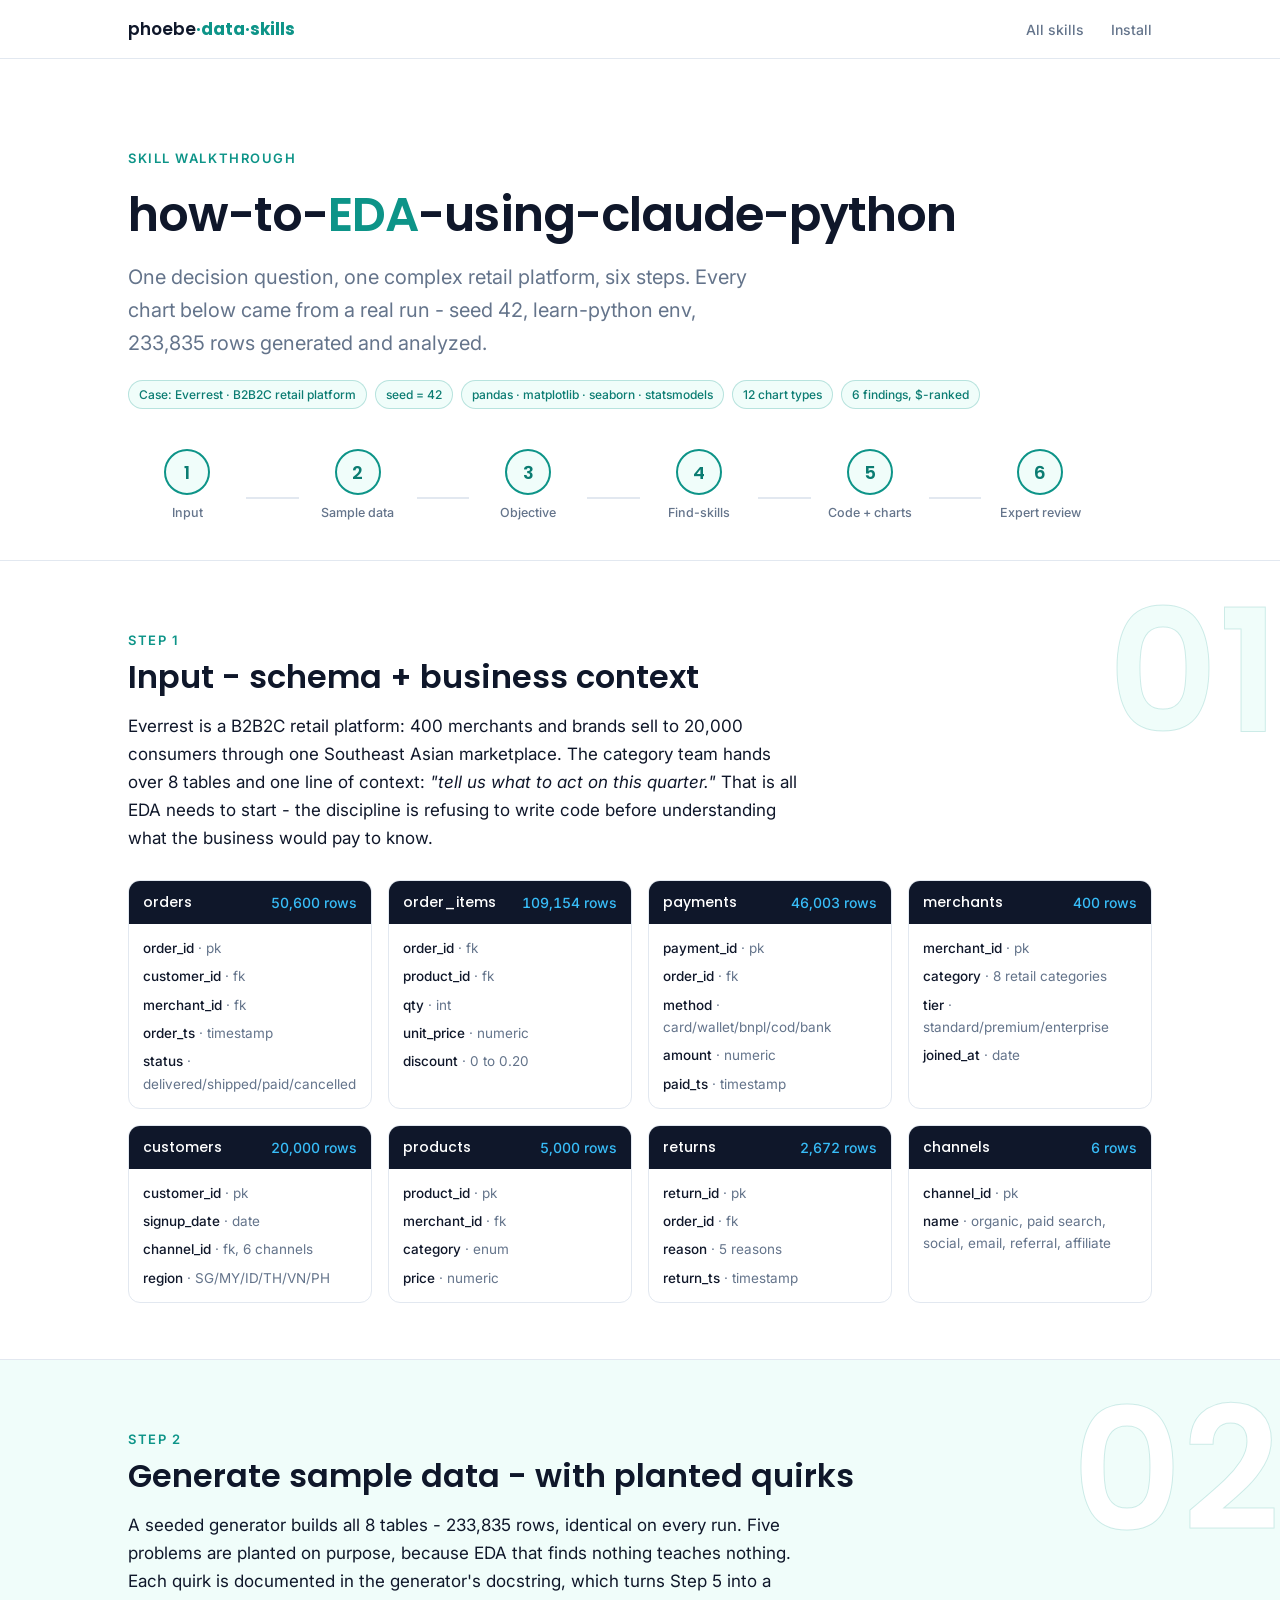
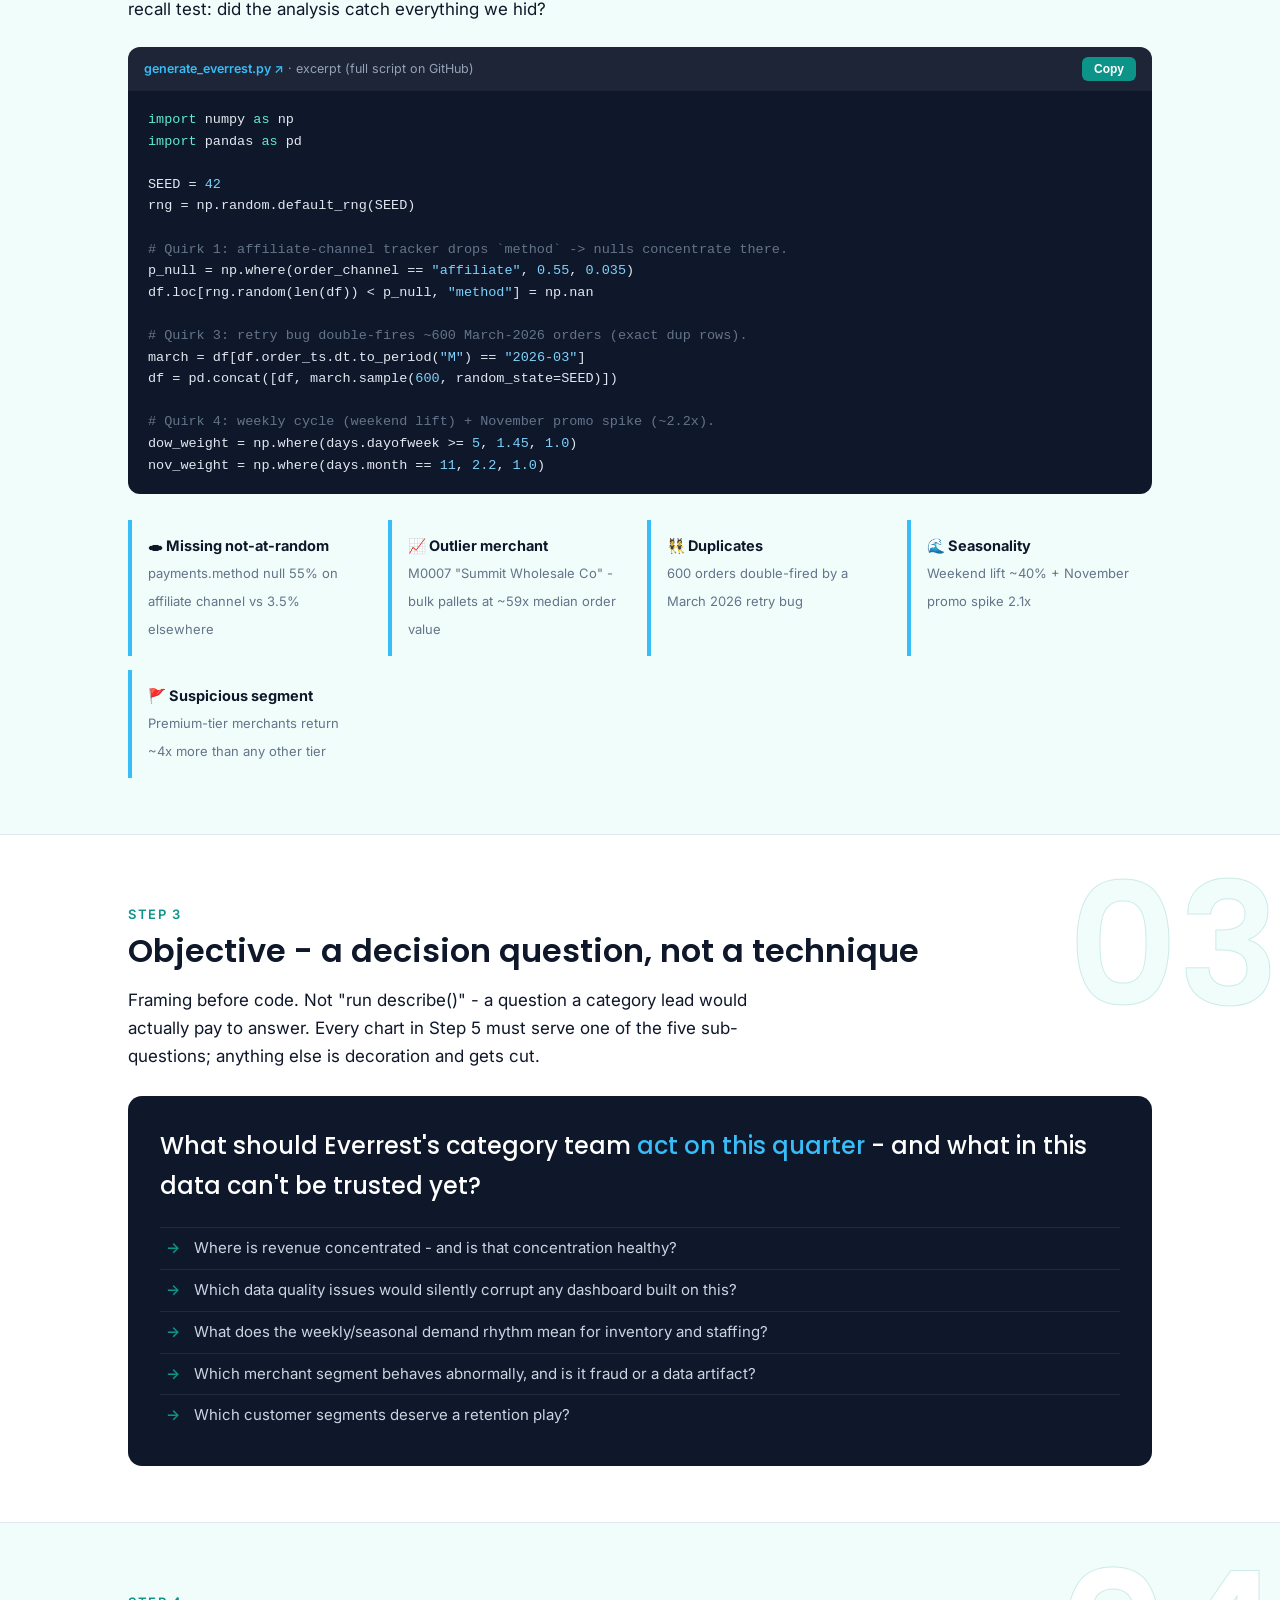
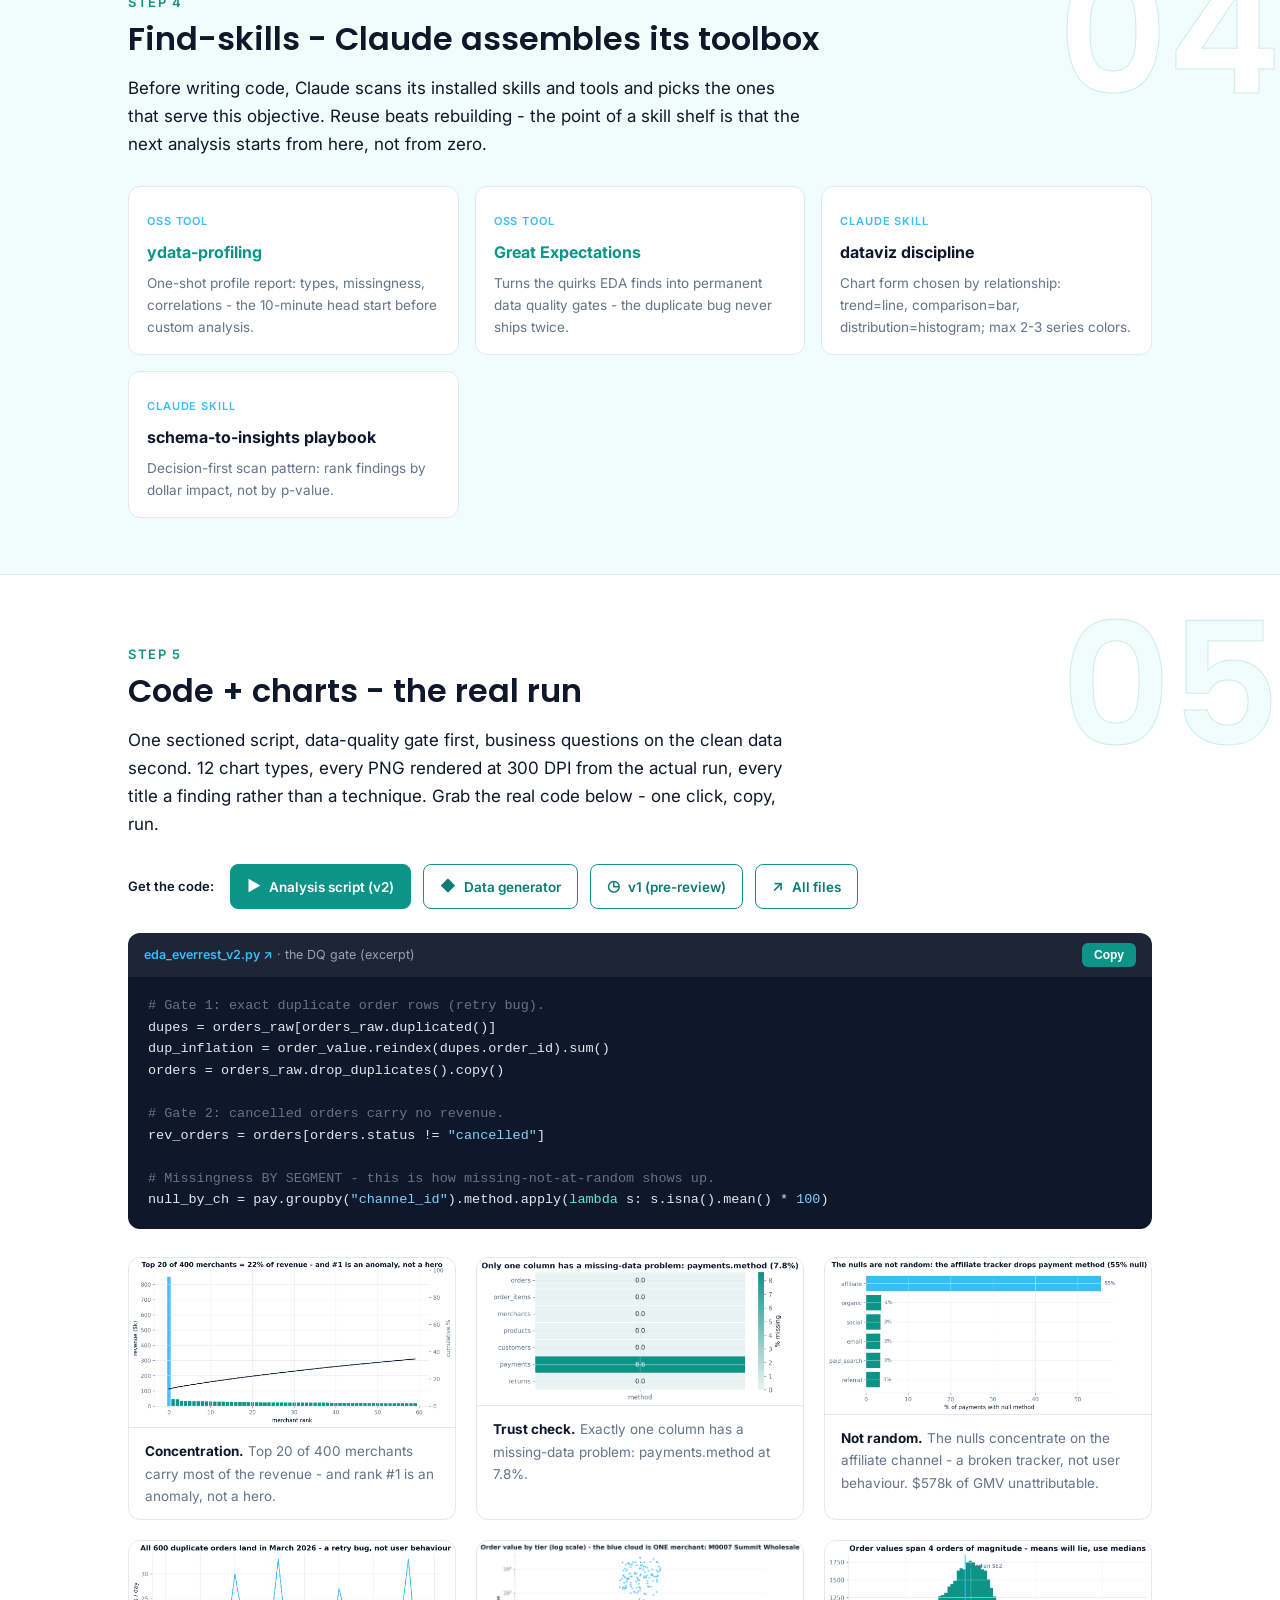
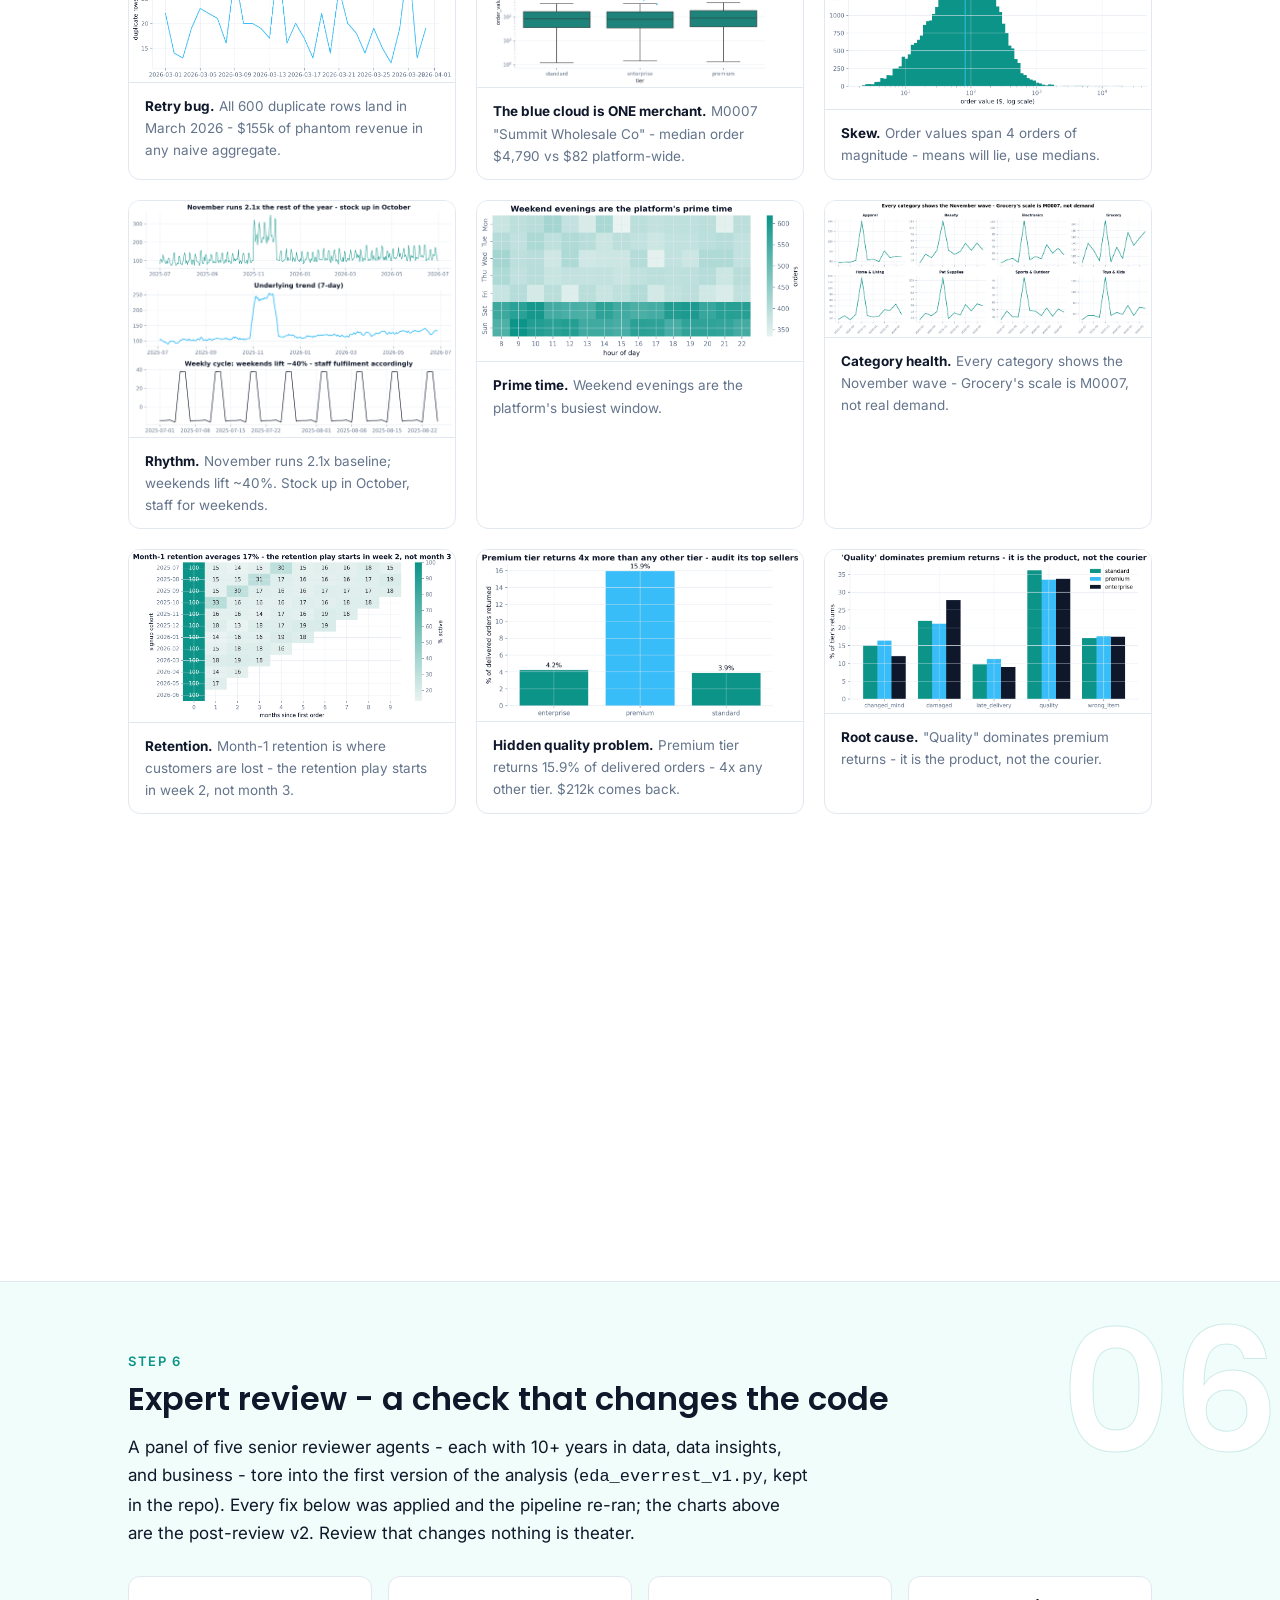
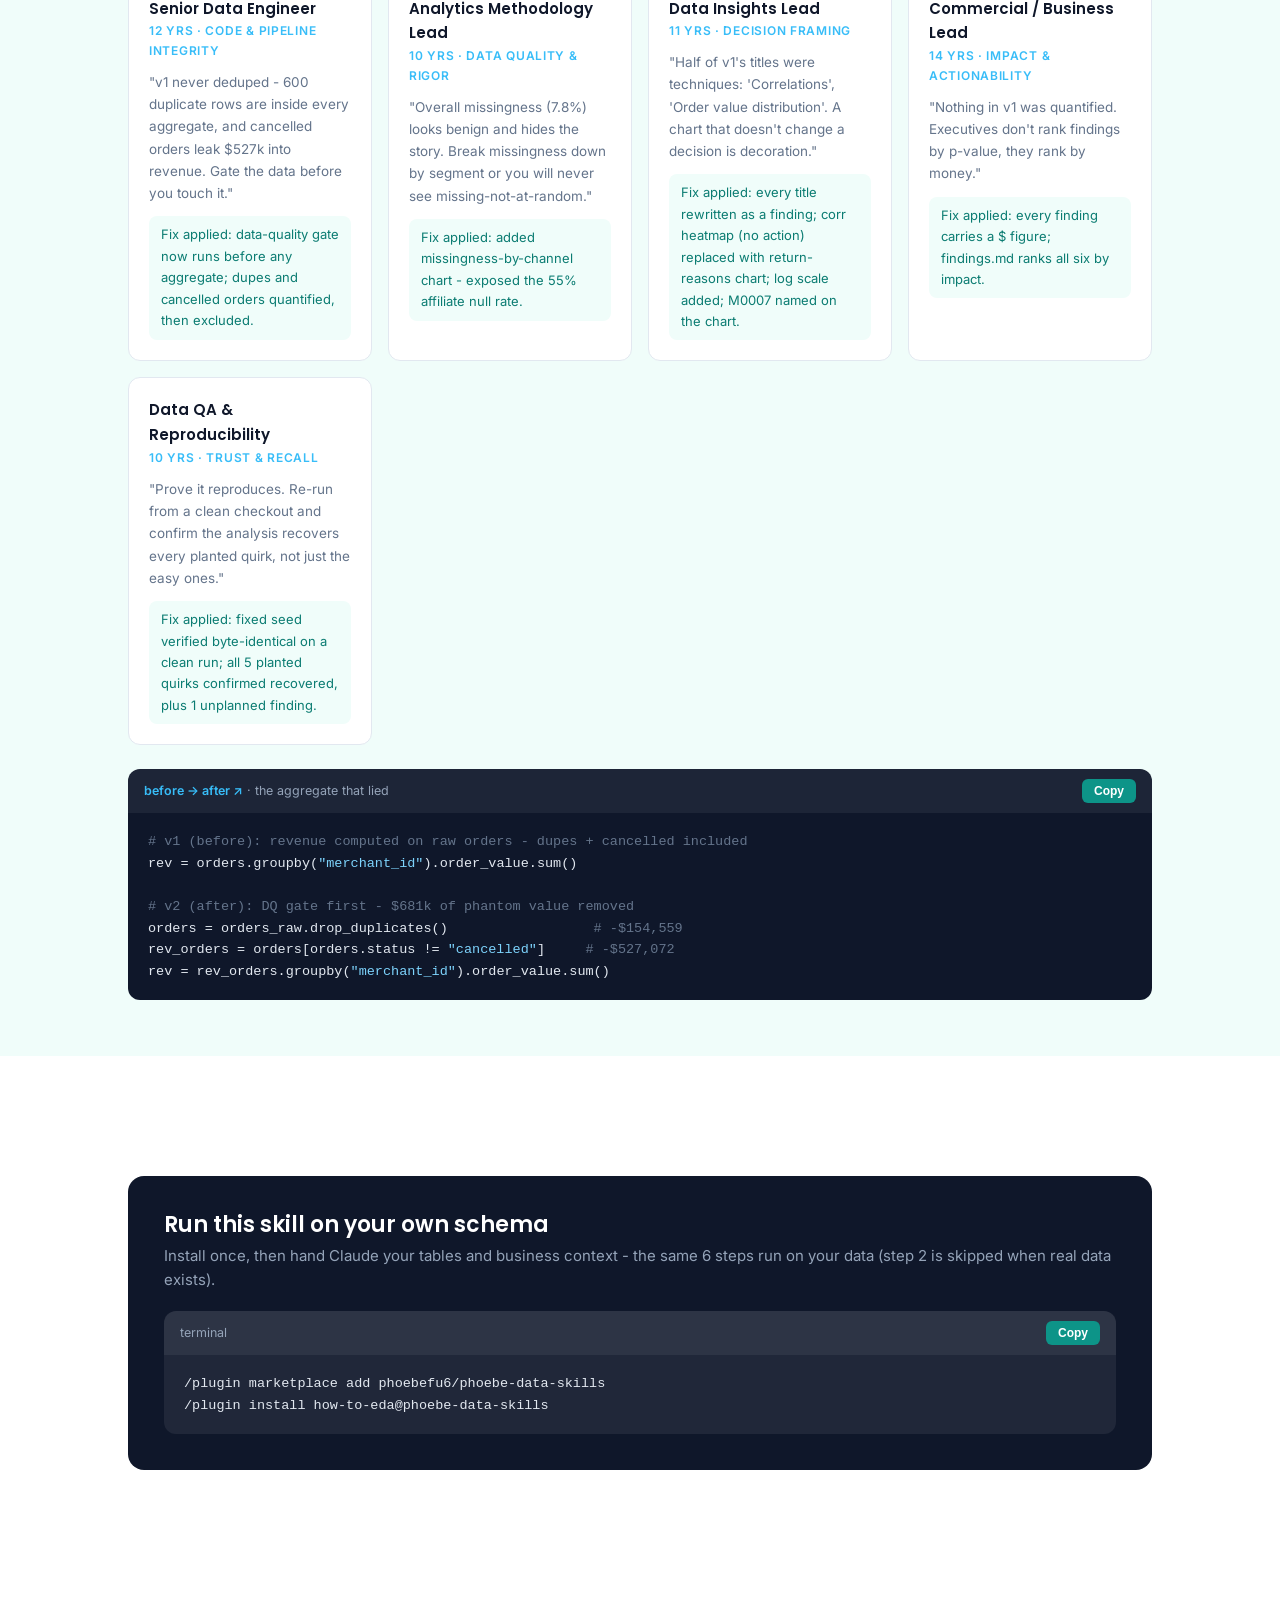
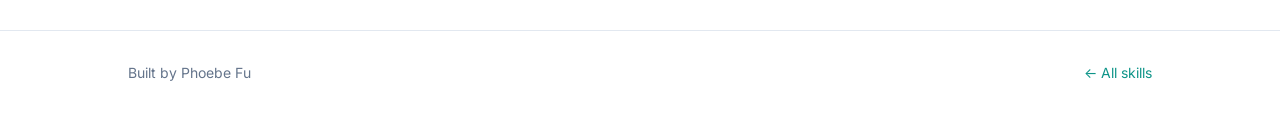
<file: docs/how-to-eda-using-claude-python/index.html>
<!DOCTYPE html>
<html lang="en">
<head>
<meta charset="UTF-8">
<meta name="viewport" content="width=device-width, initial-scale=1.0">
<meta name="robots" content="noindex">
<title>how-to-EDA-using-claude-python · Phoebe's Data Skills</title>
<link rel="preconnect" href="https://fonts.googleapis.com">
<link href="https://fonts.googleapis.com/css2?family=Poppins:wght@500;600&family=Inter:wght@400;500;600&display=swap" rel="stylesheet">
<link rel="stylesheet" href="../assets/style.css">
</head>
<body>
<div class="progress"></div>
<header class="topbar">
  <div class="wrap">
    <div class="brand"><a href="../" style="color:inherit">phoebe<b>·data·skills</b></a></div>
    <nav>
      <a href="../#skills">All skills</a>
      <a href="#install">Install</a>
    </nav>
  </div>
</header>

<section class="hero" style="padding-bottom:20px">
  <div class="wrap">
    <span class="kicker">Skill walkthrough</span>
    <h1 style="font-size:clamp(30px,4.6vw,48px)">how-to-<span class="tealline">EDA</span>-using-claude-python</h1>
    <p class="lede">One decision question, one complex retail platform, six steps. Every chart below came from a real run - seed 42, learn-python env, 233,835 rows generated and analyzed.</p>
    <div class="chiprow" style="margin-top:20px">
      <span class="chip">Case: Everrest · B2B2C retail platform</span>
      <span class="chip">seed = 42</span>
      <span class="chip">pandas · matplotlib · seaborn · statsmodels</span>
      <span class="chip">12 chart types</span>
      <span class="chip">6 findings, $-ranked</span>
    </div>

    <div class="rail">
      <div class="rail-step"><div class="rail-node" data-step="1"><a href="#step-1"><div class="rail-circle">1</div><div class="rail-label">Input</div></a></div><div class="rail-connector"></div></div>
      <div class="rail-step"><div class="rail-node" data-step="2"><a href="#step-2"><div class="rail-circle">2</div><div class="rail-label">Sample data</div></a></div><div class="rail-connector"></div></div>
      <div class="rail-step"><div class="rail-node" data-step="3"><a href="#step-3"><div class="rail-circle">3</div><div class="rail-label">Objective</div></a></div><div class="rail-connector"></div></div>
      <div class="rail-step"><div class="rail-node" data-step="4"><a href="#step-4"><div class="rail-circle">4</div><div class="rail-label">Find-skills</div></a></div><div class="rail-connector"></div></div>
      <div class="rail-step"><div class="rail-node" data-step="5"><a href="#step-5"><div class="rail-circle">5</div><div class="rail-label">Code + charts</div></a></div><div class="rail-connector"></div></div>
      <div class="rail-step"><div class="rail-node" data-step="6"><a href="#step-6"><div class="rail-circle">6</div><div class="rail-label">Expert review</div></a></div></div>
    </div>
  </div>
</section>

<!-- STEP 1 -->
<section class="step-section" id="step-1">
  <div class="wrap">
    <div class="step-ghost">01</div>
    <span class="step-tag">Step 1</span>
    <h2 class="step-title">Input - schema + business context</h2>
    <p class="step-body">Everrest is a B2B2C retail platform: 400 merchants and brands sell to 20,000 consumers through one Southeast Asian marketplace. The category team hands over 8 tables and one line of context: <em>"tell us what to act on this quarter."</em> That is all EDA needs to start - the discipline is refusing to write code before understanding what the business would pay to know.</p>
    <div class="tbl-grid">
      <div class="tbl-card reveal"><div class="tbl-name">orders <span class="cnt">50,600 rows</span></div><ul><li><b>order_id</b> · pk</li><li><b>customer_id</b> · fk</li><li><b>merchant_id</b> · fk</li><li><b>order_ts</b> · timestamp</li><li><b>status</b> · delivered/shipped/paid/cancelled</li></ul></div>
      <div class="tbl-card reveal"><div class="tbl-name">order_items <span class="cnt">109,154 rows</span></div><ul><li><b>order_id</b> · fk</li><li><b>product_id</b> · fk</li><li><b>qty</b> · int</li><li><b>unit_price</b> · numeric</li><li><b>discount</b> · 0 to 0.20</li></ul></div>
      <div class="tbl-card reveal"><div class="tbl-name">payments <span class="cnt">46,003 rows</span></div><ul><li><b>payment_id</b> · pk</li><li><b>order_id</b> · fk</li><li><b>method</b> · card/wallet/bnpl/cod/bank</li><li><b>amount</b> · numeric</li><li><b>paid_ts</b> · timestamp</li></ul></div>
      <div class="tbl-card reveal"><div class="tbl-name">merchants <span class="cnt">400 rows</span></div><ul><li><b>merchant_id</b> · pk</li><li><b>category</b> · 8 retail categories</li><li><b>tier</b> · standard/premium/enterprise</li><li><b>joined_at</b> · date</li></ul></div>
      <div class="tbl-card reveal"><div class="tbl-name">customers <span class="cnt">20,000 rows</span></div><ul><li><b>customer_id</b> · pk</li><li><b>signup_date</b> · date</li><li><b>channel_id</b> · fk, 6 channels</li><li><b>region</b> · SG/MY/ID/TH/VN/PH</li></ul></div>
      <div class="tbl-card reveal"><div class="tbl-name">products <span class="cnt">5,000 rows</span></div><ul><li><b>product_id</b> · pk</li><li><b>merchant_id</b> · fk</li><li><b>category</b> · enum</li><li><b>price</b> · numeric</li></ul></div>
      <div class="tbl-card reveal"><div class="tbl-name">returns <span class="cnt">2,672 rows</span></div><ul><li><b>return_id</b> · pk</li><li><b>order_id</b> · fk</li><li><b>reason</b> · 5 reasons</li><li><b>return_ts</b> · timestamp</li></ul></div>
      <div class="tbl-card reveal"><div class="tbl-name">channels <span class="cnt">6 rows</span></div><ul><li><b>channel_id</b> · pk</li><li><b>name</b> · organic, paid search, social, email, referral, affiliate</li></ul></div>
    </div>
  </div>
</section>

<!-- STEP 2 -->
<section class="step-section" id="step-2" style="background:var(--tint)">
  <div class="wrap">
    <div class="step-ghost" style="color:#fff">02</div>
    <span class="step-tag">Step 2</span>
    <h2 class="step-title">Generate sample data - with planted quirks</h2>
    <p class="step-body">A seeded generator builds all 8 tables - 233,835 rows, identical on every run. Five problems are planted on purpose, because EDA that finds nothing teaches nothing. Each quirk is documented in the generator's docstring, which turns Step 5 into a recall test: did the analysis catch everything we hid?</p>
    <div class="code-card">
      <div class="code-head"><span><a href="https://github.com/phoebefu6/phoebe-data-skills/blob/main/materials/how-to-eda/generate_everrest.py">generate_everrest.py ↗</a> · excerpt (full script on GitHub)</span><button class="copy-btn">Copy</button></div>
      <pre><span class="c-kw">import</span> numpy <span class="c-kw">as</span> np
<span class="c-kw">import</span> pandas <span class="c-kw">as</span> pd

SEED = <span class="c-str">42</span>
rng = np.random.default_rng(SEED)

<span class="c-comment"># Quirk 1: affiliate-channel tracker drops `method` -> nulls concentrate there.</span>
p_null = np.where(order_channel == <span class="c-str">"affiliate"</span>, <span class="c-str">0.55</span>, <span class="c-str">0.035</span>)
df.loc[rng.random(len(df)) &lt; p_null, <span class="c-str">"method"</span>] = np.nan

<span class="c-comment"># Quirk 3: retry bug double-fires ~600 March-2026 orders (exact dup rows).</span>
march = df[df.order_ts.dt.to_period(<span class="c-str">"M"</span>) == <span class="c-str">"2026-03"</span>]
df = pd.concat([df, march.sample(<span class="c-str">600</span>, random_state=SEED)])

<span class="c-comment"># Quirk 4: weekly cycle (weekend lift) + November promo spike (~2.2x).</span>
dow_weight = np.where(days.dayofweek >= <span class="c-str">5</span>, <span class="c-str">1.45</span>, <span class="c-str">1.0</span>)
nov_weight = np.where(days.month == <span class="c-str">11</span>, <span class="c-str">2.2</span>, <span class="c-str">1.0</span>)</pre>
    </div>
    <div class="quirk-grid">
      <div class="quirk reveal"><b>🕳 Missing not-at-random</b><span>payments.method null 55% on affiliate channel vs 3.5% elsewhere</span></div>
      <div class="quirk reveal"><b>📈 Outlier merchant</b><span>M0007 "Summit Wholesale Co" - bulk pallets at ~59x median order value</span></div>
      <div class="quirk reveal"><b>👯 Duplicates</b><span>600 orders double-fired by a March 2026 retry bug</span></div>
      <div class="quirk reveal"><b>🌊 Seasonality</b><span>Weekend lift ~40% + November promo spike 2.1x</span></div>
      <div class="quirk reveal"><b>🚩 Suspicious segment</b><span>Premium-tier merchants return ~4x more than any other tier</span></div>
    </div>
  </div>
</section>

<!-- STEP 3 -->
<section class="step-section" id="step-3">
  <div class="wrap">
    <div class="step-ghost">03</div>
    <span class="step-tag">Step 3</span>
    <h2 class="step-title">Objective - a decision question, not a technique</h2>
    <p class="step-body">Framing before code. Not "run describe()" - a question a category lead would actually pay to answer. Every chart in Step 5 must serve one of the five sub-questions; anything else is decoration and gets cut.</p>
    <div class="objective-banner reveal">
      <div class="q">What should Everrest's category team <em>act on this quarter</em> - and what in this data can't be trusted yet?</div>
      <ul class="subq">
        <li>Where is revenue concentrated - and is that concentration healthy?</li>
        <li>Which data quality issues would silently corrupt any dashboard built on this?</li>
        <li>What does the weekly/seasonal demand rhythm mean for inventory and staffing?</li>
        <li>Which merchant segment behaves abnormally, and is it fraud or a data artifact?</li>
        <li>Which customer segments deserve a retention play?</li>
      </ul>
    </div>
  </div>
</section>

<!-- STEP 4 -->
<section class="step-section" id="step-4" style="background:var(--tint)">
  <div class="wrap">
    <div class="step-ghost" style="color:#fff">04</div>
    <span class="step-tag">Step 4</span>
    <h2 class="step-title">Find-skills - Claude assembles its toolbox</h2>
    <p class="step-body">Before writing code, Claude scans its installed skills and tools and picks the ones that serve this objective. Reuse beats rebuilding - the point of a skill shelf is that the next analysis starts from here, not from zero.</p>
    <div class="tool-grid">
      <div class="tool-card reveal"><span class="t-kind">OSS tool</span><h4><a href="https://github.com/ydataai/ydata-profiling">ydata-profiling</a></h4><p>One-shot profile report: types, missingness, correlations - the 10-minute head start before custom analysis.</p></div>
      <div class="tool-card reveal"><span class="t-kind">OSS tool</span><h4><a href="https://github.com/great-expectations/great_expectations">Great Expectations</a></h4><p>Turns the quirks EDA finds into permanent data quality gates - the duplicate bug never ships twice.</p></div>
      <div class="tool-card reveal"><span class="t-kind">Claude skill</span><h4>dataviz discipline</h4><p>Chart form chosen by relationship: trend=line, comparison=bar, distribution=histogram; max 2-3 series colors.</p></div>
      <div class="tool-card reveal"><span class="t-kind">Claude skill</span><h4>schema-to-insights playbook</h4><p>Decision-first scan pattern: rank findings by dollar impact, not by p-value.</p></div>
    </div>
  </div>
</section>

<!-- STEP 5 -->
<section class="step-section" id="step-5">
  <div class="wrap">
    <div class="step-ghost">05</div>
    <span class="step-tag">Step 5</span>
    <h2 class="step-title">Code + charts - the real run</h2>
    <p class="step-body">One sectioned script, data-quality gate first, business questions on the clean data second. 12 chart types, every PNG rendered at 300 DPI from the actual run, every title a finding rather than a technique. Grab the real code below - one click, copy, run.</p>
    <div class="codelinks reveal">
      <span class="cl-label">Get the code:</span>
      <a class="cl-btn" href="https://github.com/phoebefu6/phoebe-data-skills/blob/main/materials/how-to-eda/eda_everrest_v2.py"><span class="gh">▶</span> Analysis script (v2)</a>
      <a class="cl-btn ghost" href="https://github.com/phoebefu6/phoebe-data-skills/blob/main/materials/how-to-eda/generate_everrest.py"><span class="gh">◆</span> Data generator</a>
      <a class="cl-btn ghost" href="https://github.com/phoebefu6/phoebe-data-skills/blob/main/materials/how-to-eda/eda_everrest_v1.py"><span class="gh">◷</span> v1 (pre-review)</a>
      <a class="cl-btn ghost" href="https://github.com/phoebefu6/phoebe-data-skills/tree/main/materials/how-to-eda"><span class="gh">↗</span> All files</a>
    </div>
    <div class="code-card">
      <div class="code-head"><span><a href="https://github.com/phoebefu6/phoebe-data-skills/blob/main/materials/how-to-eda/eda_everrest_v2.py">eda_everrest_v2.py ↗</a> · the DQ gate (excerpt)</span><button class="copy-btn">Copy</button></div>
      <pre><span class="c-comment"># Gate 1: exact duplicate order rows (retry bug).</span>
dupes = orders_raw[orders_raw.duplicated()]
dup_inflation = order_value.reindex(dupes.order_id).sum()
orders = orders_raw.drop_duplicates().copy()

<span class="c-comment"># Gate 2: cancelled orders carry no revenue.</span>
rev_orders = orders[orders.status != <span class="c-str">"cancelled"</span>]

<span class="c-comment"># Missingness BY SEGMENT - this is how missing-not-at-random shows up.</span>
null_by_ch = pay.groupby(<span class="c-str">"channel_id"</span>).method.apply(<span class="c-kw">lambda</span> s: s.isna().mean() * <span class="c-str">100</span>)</pre>
    </div>

    <div class="chart-grid">
      <div class="chart-card reveal"><img src="charts/revenue_pareto.png" alt="Pareto chart: top 20 of 400 merchants account for the majority of revenue, rank 1 highlighted as anomaly"><div class="cap"><b>Concentration.</b> Top 20 of 400 merchants carry most of the revenue - and rank #1 is an anomaly, not a hero.</div></div>
      <div class="chart-card reveal"><img src="charts/missingness_matrix.png" alt="Heatmap of missing values by table and column, payments.method at 7.8 percent"><div class="cap"><b>Trust check.</b> Exactly one column has a missing-data problem: payments.method at 7.8%.</div></div>
      <div class="chart-card reveal"><img src="charts/missing_by_channel.png" alt="Bar chart: affiliate channel has 55 percent null payment methods vs about 3.5 percent elsewhere"><div class="cap"><b>Not random.</b> The nulls concentrate on the affiliate channel - a broken tracker, not user behaviour. $578k of GMV unattributable.</div></div>
      <div class="chart-card reveal"><img src="charts/duplicates_timeline.png" alt="Line chart: all 600 duplicate orders occur in March 2026"><div class="cap"><b>Retry bug.</b> All 600 duplicate rows land in March 2026 - $155k of phantom revenue in any naive aggregate.</div></div>
      <div class="chart-card reveal"><img src="charts/order_value_by_tier.png" alt="Box plot of order value by tier on log scale, one merchant's orders form a separate cloud"><div class="cap"><b>The blue cloud is ONE merchant.</b> M0007 "Summit Wholesale Co" - median order $4,790 vs $82 platform-wide.</div></div>
      <div class="chart-card reveal"><img src="charts/order_value_dist.png" alt="Histogram of order values on log scale with median marker at 82 dollars"><div class="cap"><b>Skew.</b> Order values span 4 orders of magnitude - means will lie, use medians.</div></div>
      <div class="chart-card reveal"><img src="charts/demand_decomposition.png" alt="Three-panel seasonal decomposition: daily orders, 7-day trend, weekly cycle"><div class="cap"><b>Rhythm.</b> November runs 2.1x baseline; weekends lift ~40%. Stock up in October, staff for weekends.</div></div>
      <div class="chart-card reveal"><img src="charts/dow_hour_heatmap.png" alt="Heatmap of orders by day of week and hour, weekend evenings busiest"><div class="cap"><b>Prime time.</b> Weekend evenings are the platform's busiest window.</div></div>
      <div class="chart-card reveal"><img src="charts/category_small_multiples.png" alt="Small multiple line charts of monthly revenue for 8 categories"><div class="cap"><b>Category health.</b> Every category shows the November wave - Grocery's scale is M0007, not real demand.</div></div>
      <div class="chart-card reveal"><img src="charts/cohort_retention.png" alt="Cohort retention heatmap by signup month"><div class="cap"><b>Retention.</b> Month-1 retention is where customers are lost - the retention play starts in week 2, not month 3.</div></div>
      <div class="chart-card reveal"><img src="charts/returns_by_tier.png" alt="Bar chart: premium tier return rate 15.9 percent vs about 4 percent for other tiers"><div class="cap"><b>Hidden quality problem.</b> Premium tier returns 15.9% of delivered orders - 4x any other tier. $212k comes back.</div></div>
      <div class="chart-card reveal"><img src="charts/returns_reasons.png" alt="Grouped bar chart of return reasons by tier, quality dominates premium"><div class="cap"><b>Root cause.</b> "Quality" dominates premium returns - it is the product, not the courier.</div></div>
    </div>

    <div class="caught reveal">
      <table>
        <thead><tr><th>Planted quirk</th><th>Caught by</th><th>$ impact</th><th>Status</th></tr></thead>
        <tbody>
          <tr><td>Missing payment methods (MNAR, affiliate)</td><td>Missingness by channel</td><td class="num">$577,790 unattributable</td><td class="ok">✓ caught</td></tr>
          <tr><td>Outlier merchant M0007 (59x median)</td><td>Box plot by tier + pareto</td><td class="num">12.7% of revenue</td><td class="ok">✓ caught</td></tr>
          <tr><td>600 duplicate order rows</td><td>DQ gate + duplicates timeline</td><td class="num">$154,559 inflation</td><td class="ok">✓ caught</td></tr>
          <tr><td>Weekend + November seasonality</td><td>Seasonal decomposition</td><td class="num">$1,016,712 Nov revenue</td><td class="ok">✓ caught</td></tr>
          <tr><td>Premium-tier return cluster</td><td>Return rate + reasons by tier</td><td class="num">$212,191 returned value</td><td class="ok">✓ caught</td></tr>
          <tr><td><em>Bonus (not planted):</em> cancelled orders in revenue</td><td>DQ gate</td><td class="num">$527,072 phantom value</td><td class="ok">✓ caught</td></tr>
        </tbody>
      </table>
    </div>
    <div class="codelinks reveal">
      <span class="cl-label">The deliverable:</span>
      <a class="cl-btn ghost" href="https://github.com/phoebefu6/phoebe-data-skills/blob/main/materials/how-to-eda/findings.md"><span class="gh">↗</span> findings.md - all 6 findings ranked by $</a>
    </div>
  </div>
</section>

<!-- STEP 6 -->
<section class="step-section" id="step-6" style="background:var(--tint)">
  <div class="wrap">
    <div class="step-ghost" style="color:#fff">06</div>
    <span class="step-tag">Step 6</span>
    <h2 class="step-title">Expert review - a check that changes the code</h2>
    <p class="step-body">A panel of five senior reviewer agents - each with 10+ years in data, data insights, and business - tore into the first version of the analysis (<code>eda_everrest_v1.py</code>, kept in the repo). Every fix below was applied and the pipeline re-ran; the charts above are the post-review v2. Review that changes nothing is theater.</p>
    <div class="mentor-grid">
      <div class="mentor-card reveal"><div class="m-name">Senior Data Engineer</div><div class="m-lens">12 yrs · code &amp; pipeline integrity</div><p>"v1 never deduped - 600 duplicate rows are inside every aggregate, and cancelled orders leak $527k into revenue. Gate the data before you touch it."</p><div class="m-fix">Fix applied: data-quality gate now runs before any aggregate; dupes and cancelled orders quantified, then excluded.</div></div>
      <div class="mentor-card reveal"><div class="m-name">Analytics Methodology Lead</div><div class="m-lens">10 yrs · data quality &amp; rigor</div><p>"Overall missingness (7.8%) looks benign and hides the story. Break missingness down by segment or you will never see missing-not-at-random."</p><div class="m-fix">Fix applied: added missingness-by-channel chart - exposed the 55% affiliate null rate.</div></div>
      <div class="mentor-card reveal"><div class="m-name">Data Insights Lead</div><div class="m-lens">11 yrs · decision framing</div><p>"Half of v1's titles were techniques: 'Correlations', 'Order value distribution'. A chart that doesn't change a decision is decoration."</p><div class="m-fix">Fix applied: every title rewritten as a finding; corr heatmap (no action) replaced with return-reasons chart; log scale added; M0007 named on the chart.</div></div>
      <div class="mentor-card reveal"><div class="m-name">Commercial / Business Lead</div><div class="m-lens">14 yrs · impact &amp; actionability</div><p>"Nothing in v1 was quantified. Executives don't rank findings by p-value, they rank by money."</p><div class="m-fix">Fix applied: every finding carries a $ figure; findings.md ranks all six by impact.</div></div>
      <div class="mentor-card reveal"><div class="m-name">Data QA &amp; Reproducibility</div><div class="m-lens">10 yrs · trust &amp; recall</div><p>"Prove it reproduces. Re-run from a clean checkout and confirm the analysis recovers every planted quirk, not just the easy ones."</p><div class="m-fix">Fix applied: fixed seed verified byte-identical on a clean run; all 5 planted quirks confirmed recovered, plus 1 unplanned finding.</div></div>
    </div>
    <div class="code-card">
      <div class="code-head"><span><a href="https://github.com/phoebefu6/phoebe-data-skills/blob/main/materials/how-to-eda/eda_everrest_v2.py">before → after ↗</a> · the aggregate that lied</span><button class="copy-btn">Copy</button></div>
      <pre><span class="c-comment"># v1 (before): revenue computed on raw orders - dupes + cancelled included</span>
rev = orders.groupby(<span class="c-str">"merchant_id"</span>).order_value.sum()

<span class="c-comment"># v2 (after): DQ gate first - $681k of phantom value removed</span>
orders = orders_raw.drop_duplicates()                  <span class="c-comment"># -$154,559</span>
rev_orders = orders[orders.status != <span class="c-str">"cancelled"</span>]     <span class="c-comment"># -$527,072</span>
rev = rev_orders.groupby(<span class="c-str">"merchant_id"</span>).order_value.sum()</pre>
    </div>
  </div>
</section>

<section class="section" id="install">
  <div class="wrap">
    <div class="install">
      <h3>Run this skill on your own schema</h3>
      <p>Install once, then hand Claude your tables and business context - the same 6 steps run on your data (step 2 is skipped when real data exists).</p>
      <div class="code-card">
        <div class="code-head"><span>terminal</span><button class="copy-btn">Copy</button></div>
        <pre>/plugin marketplace add phoebefu6/phoebe-data-skills
/plugin install how-to-eda@phoebe-data-skills</pre>
      </div>
    </div>
  </div>
</section>

<footer>
  <div class="wrap">
    <span>Built by Phoebe Fu</span>
    <span><a href="../">← All skills</a></span>
  </div>
</footer>
<script src="../assets/app.js"></script>
</body>
</html>
</file>
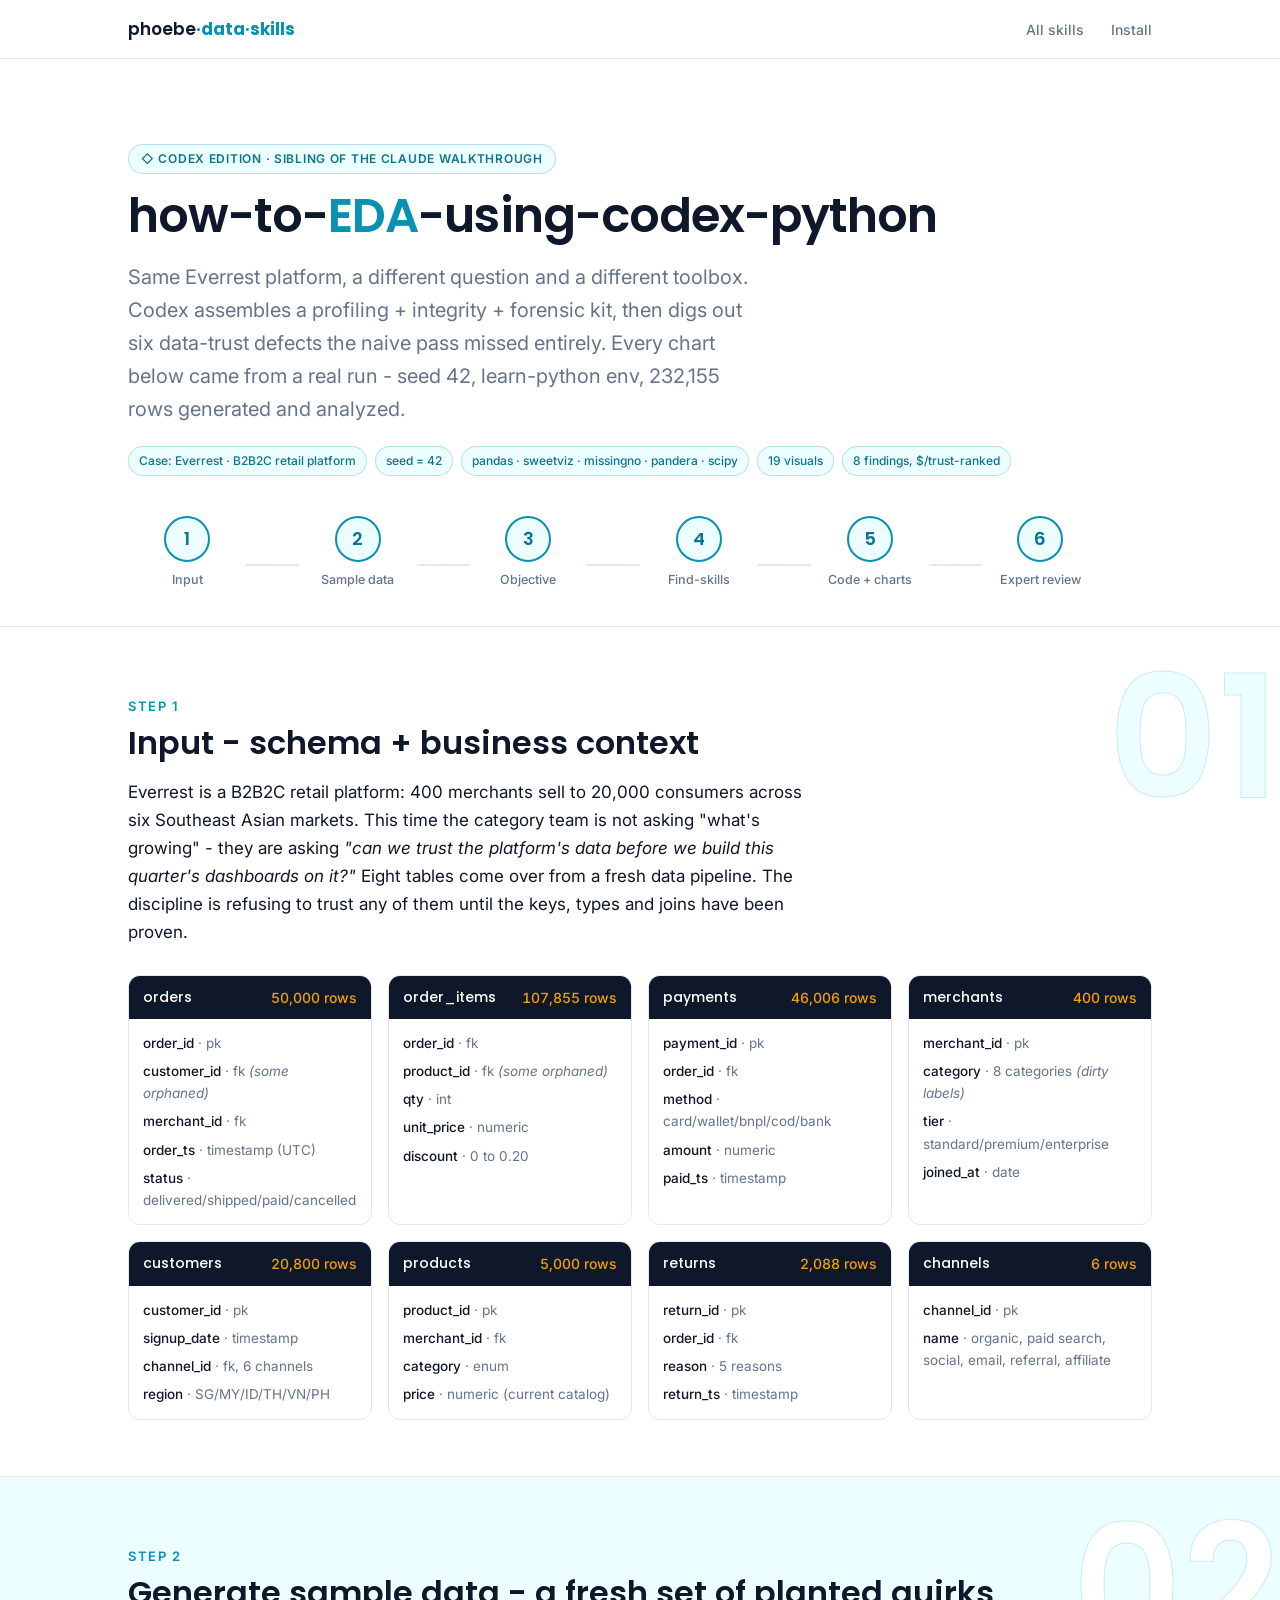
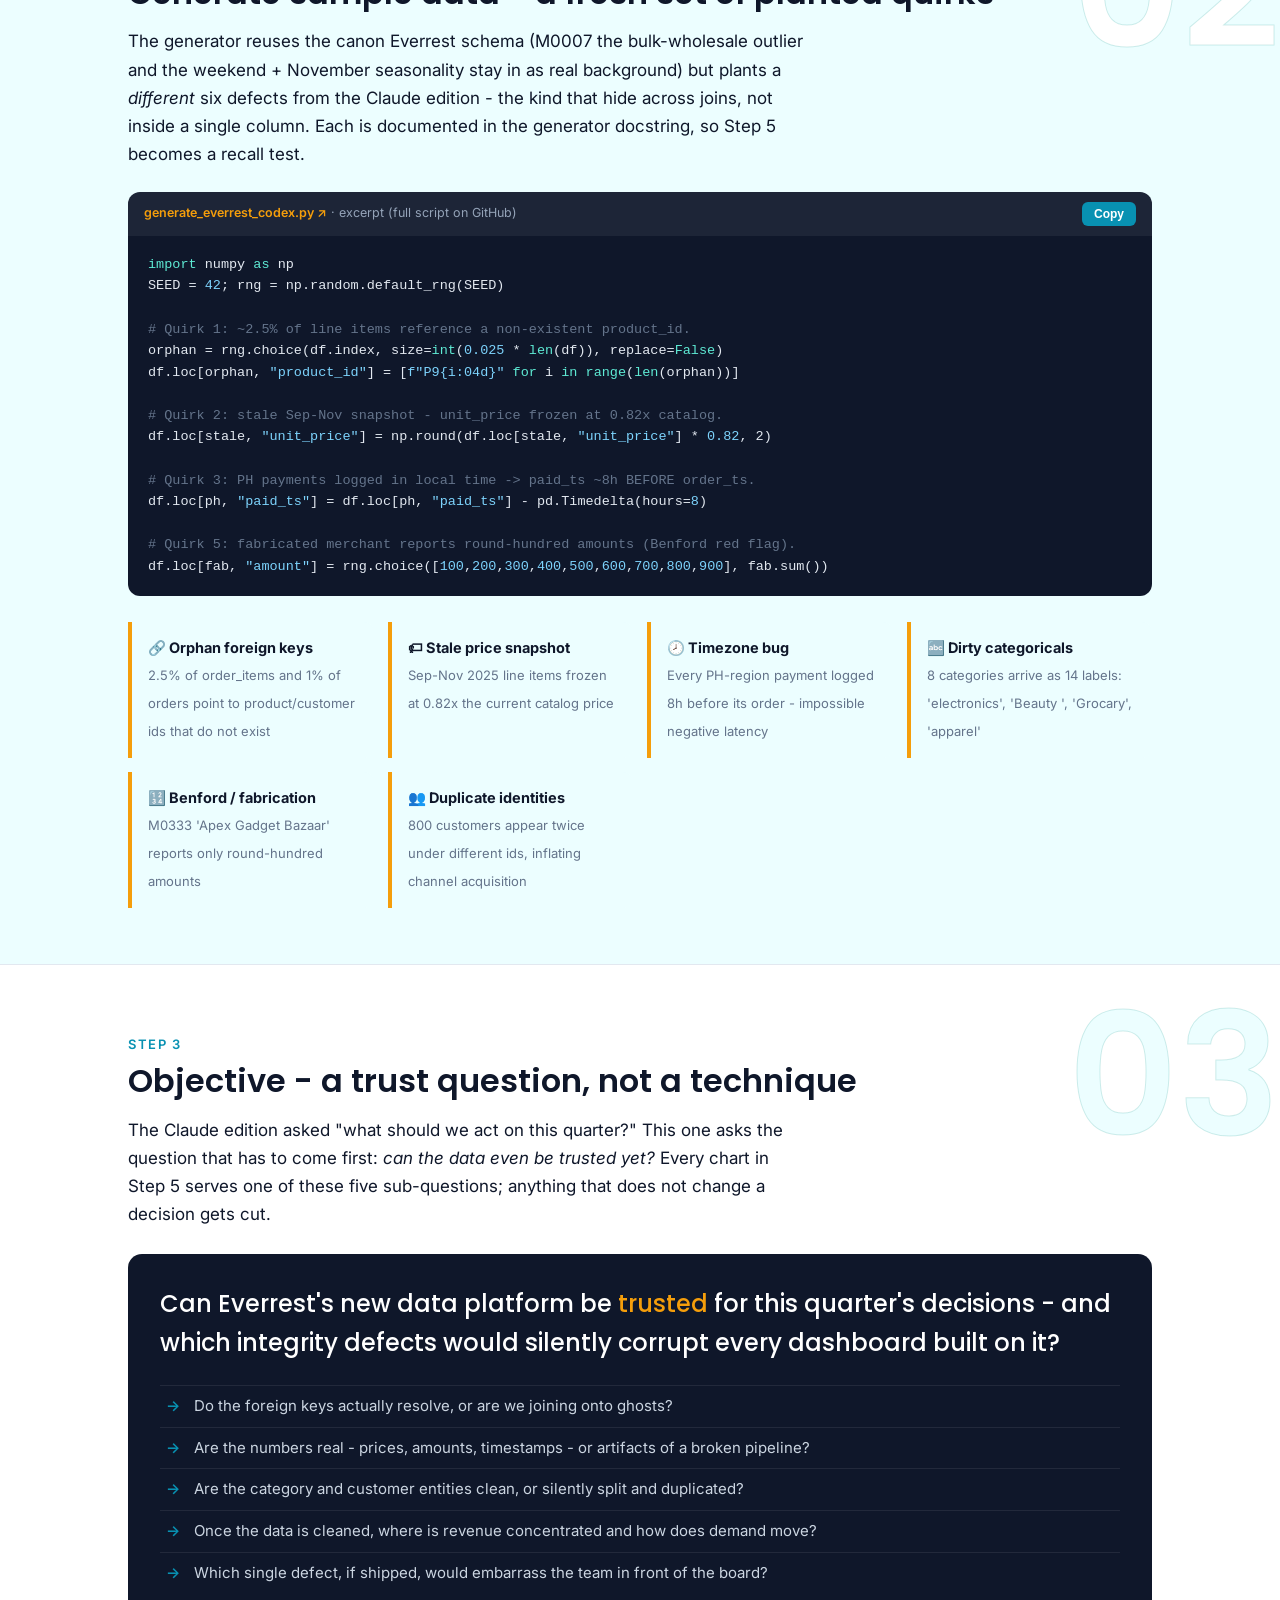
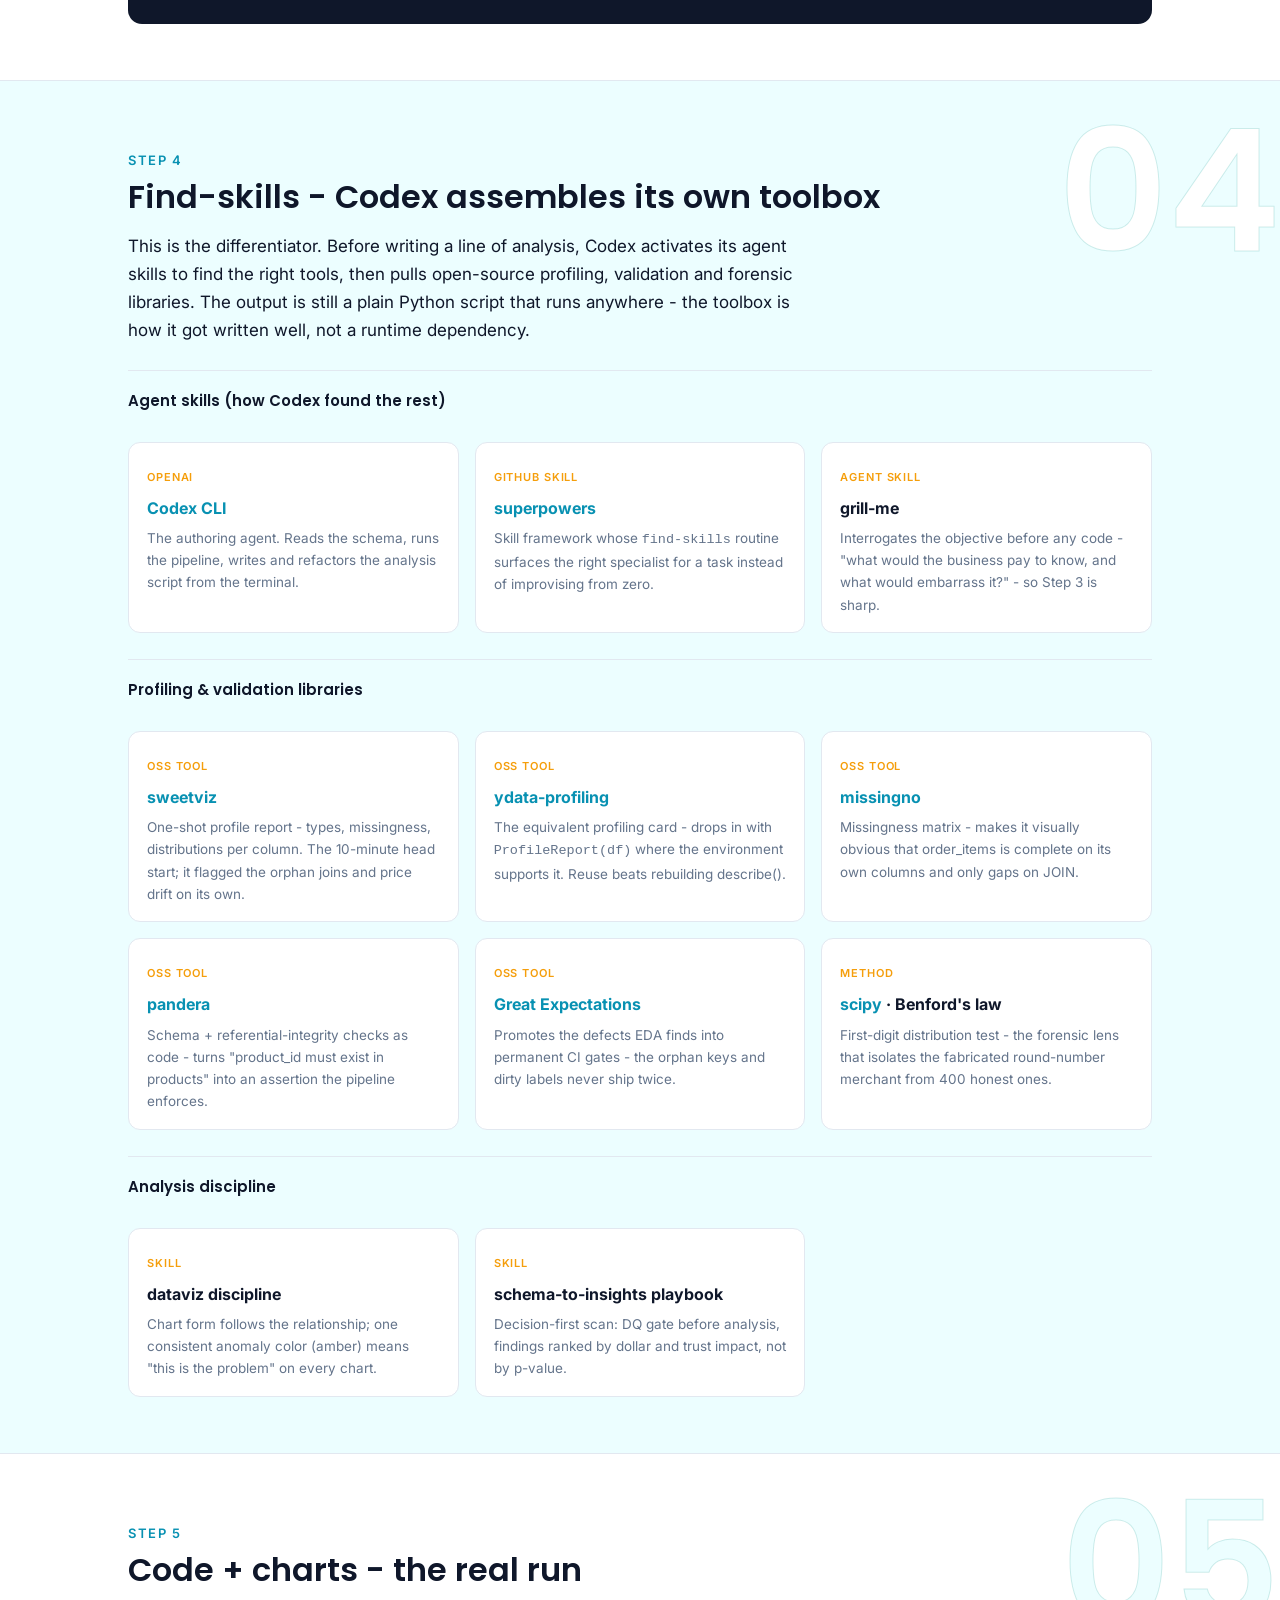
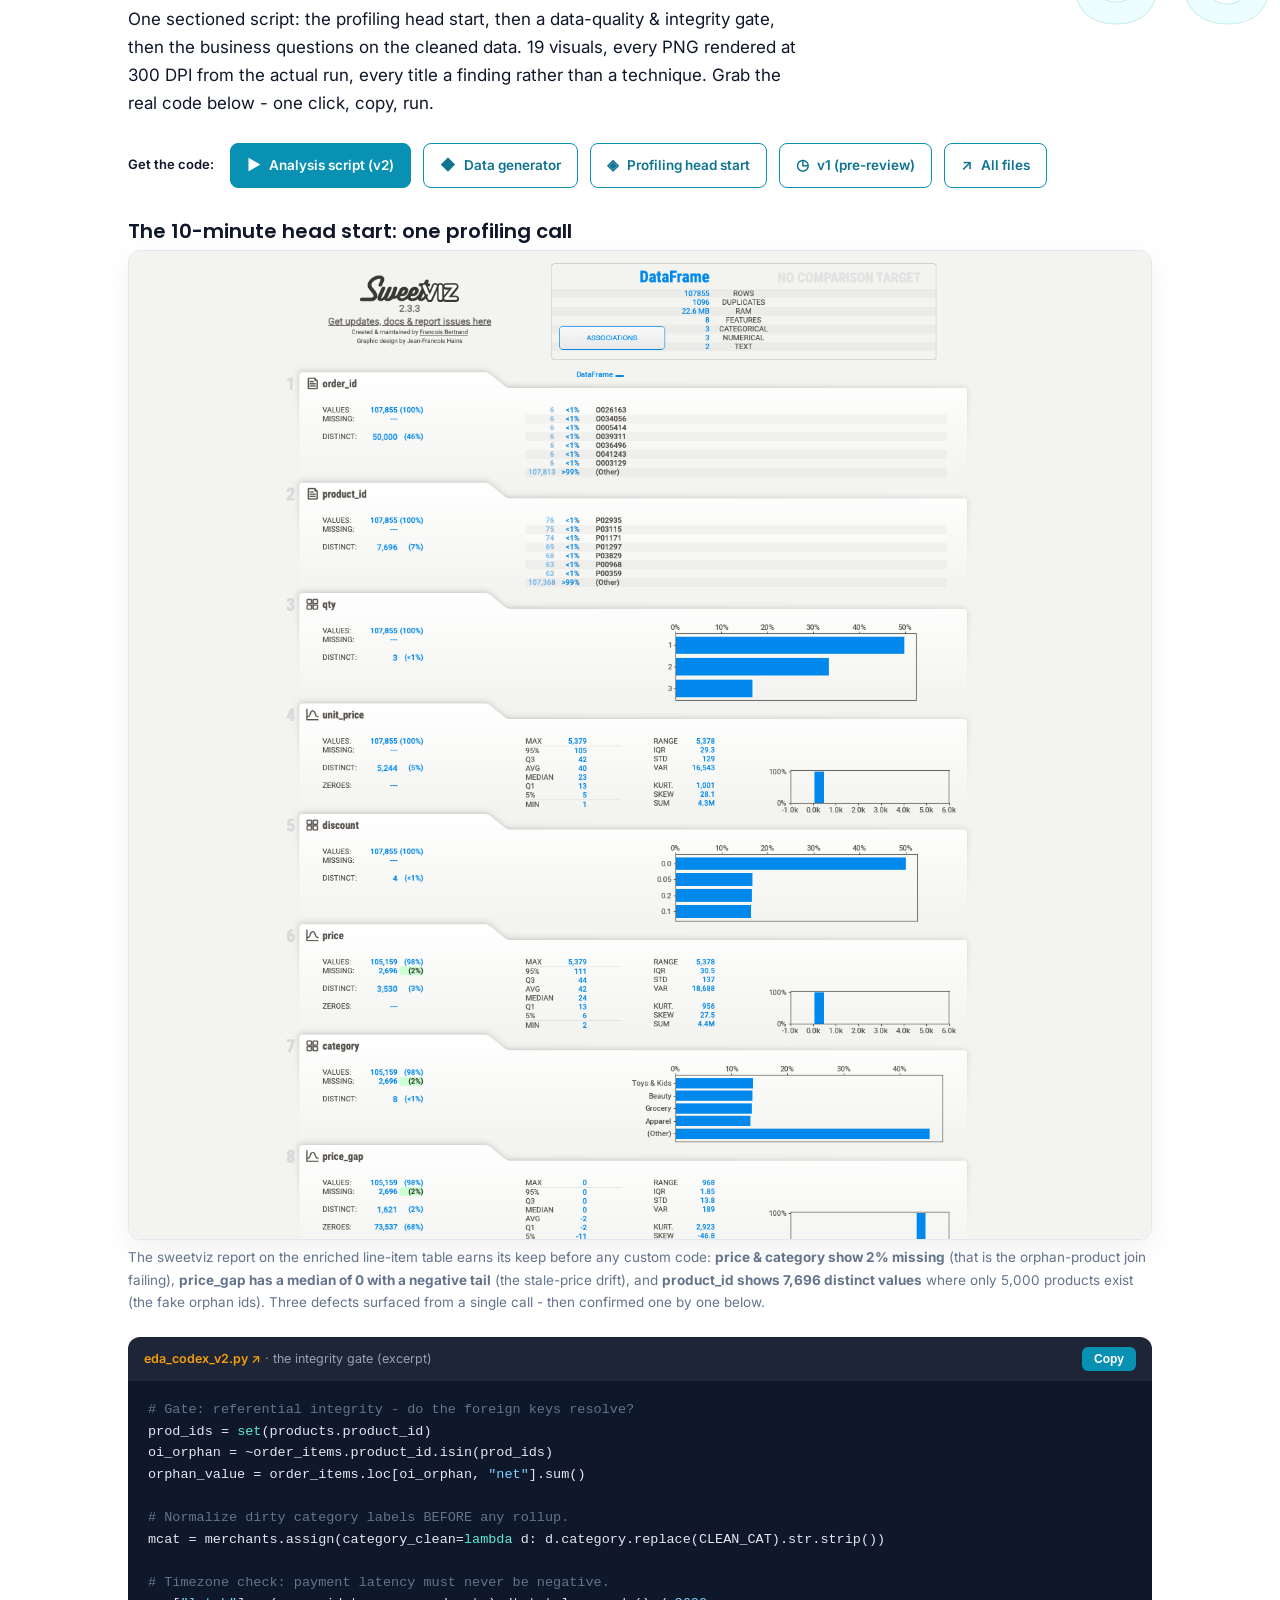
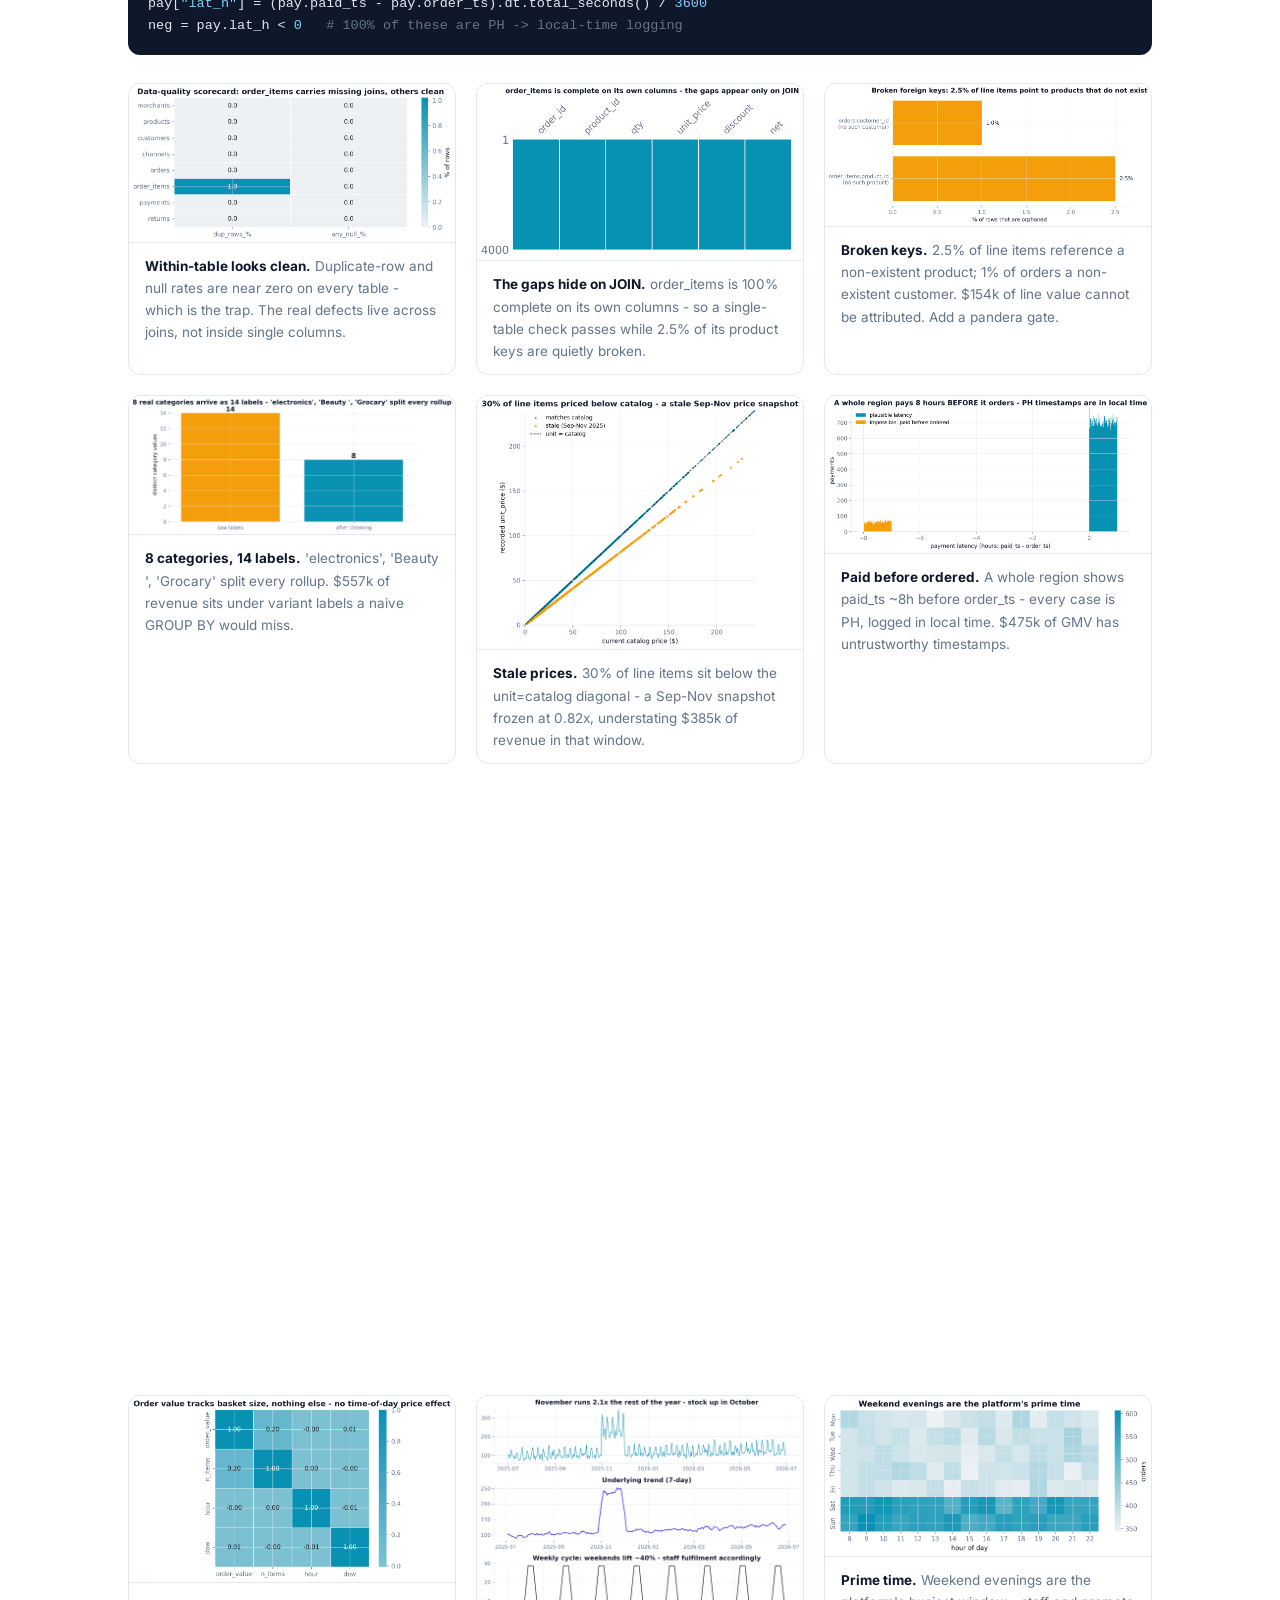
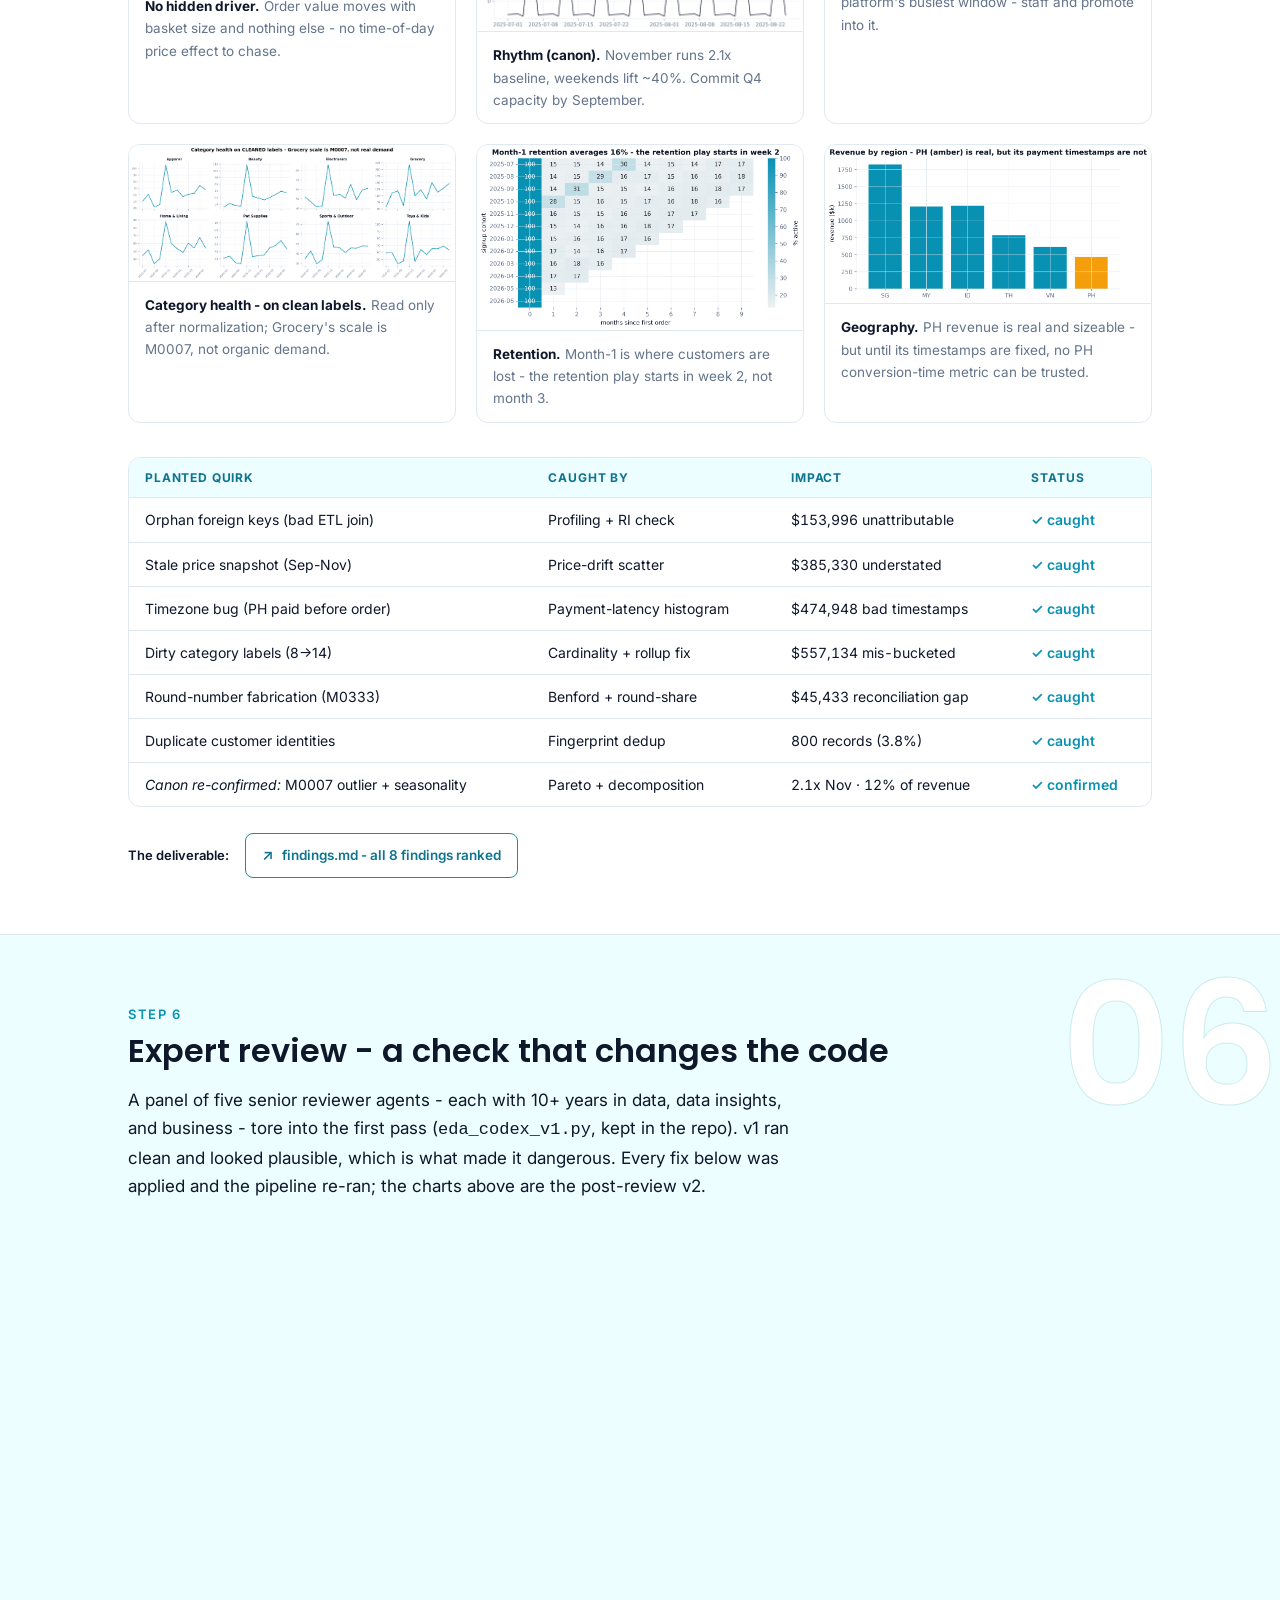
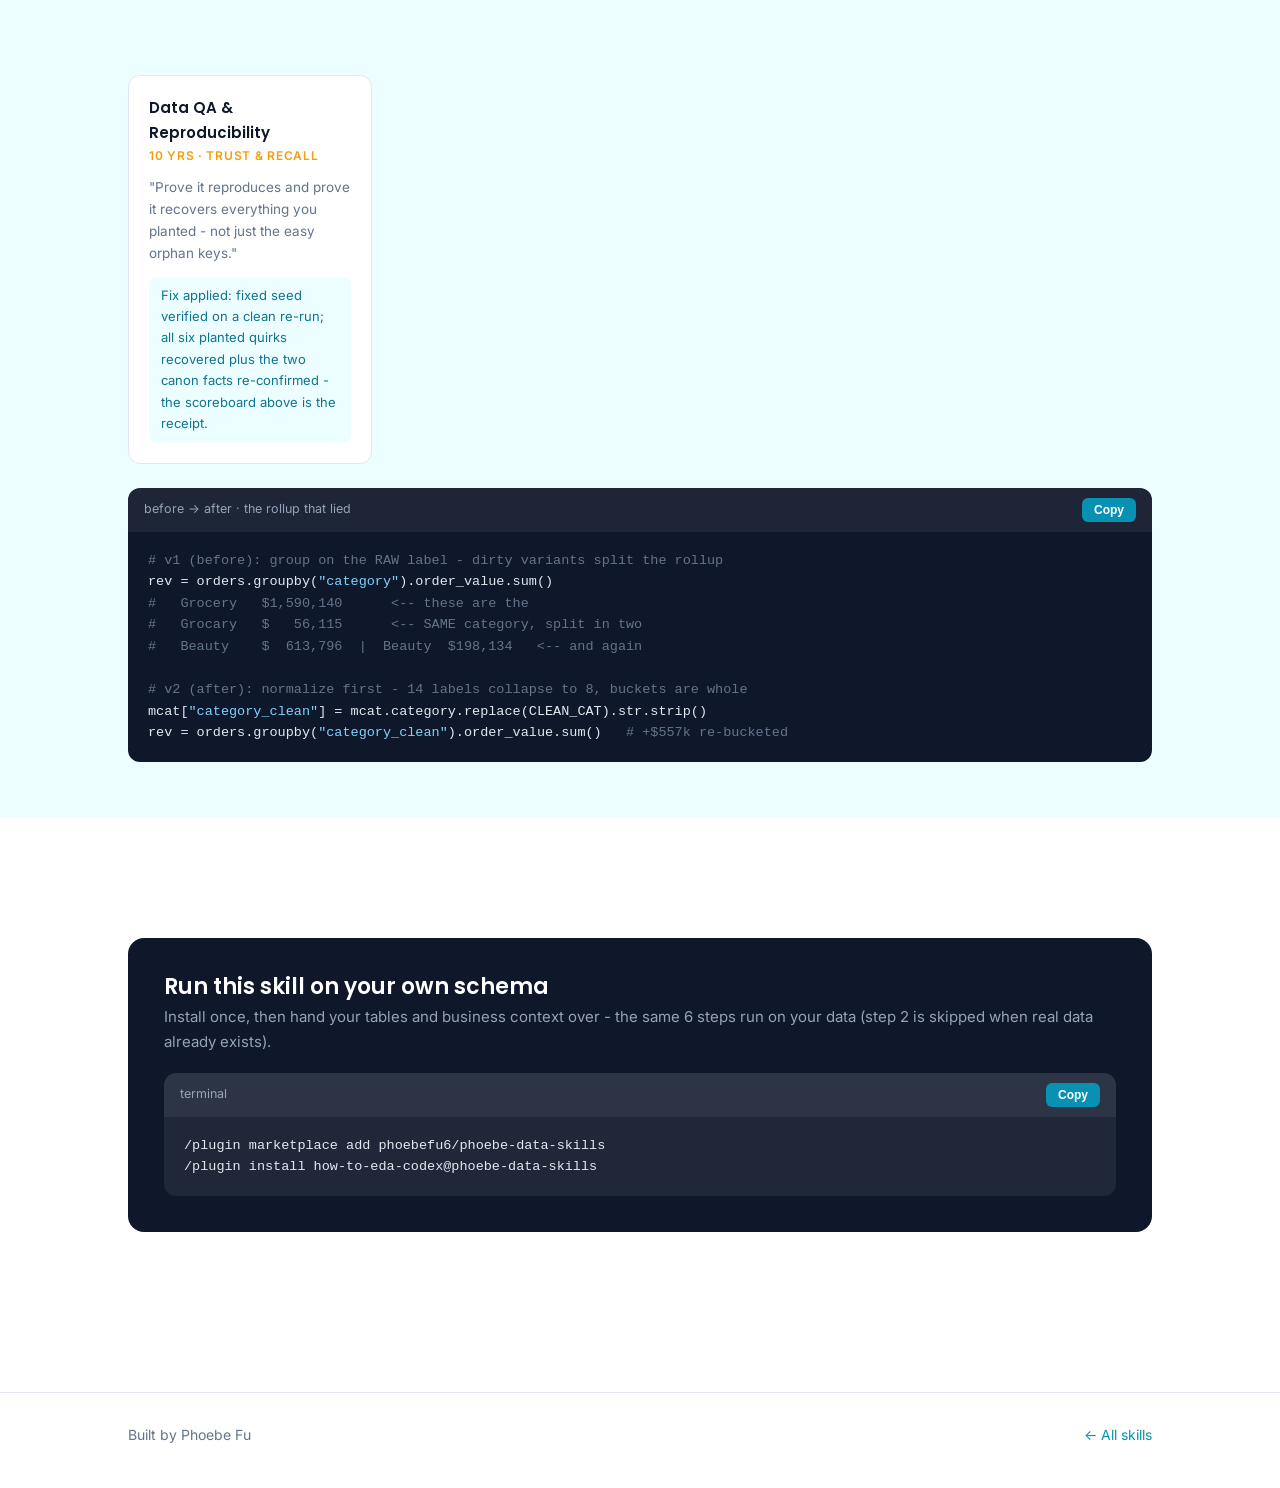
<file: docs/how-to-eda-using-codex-python/index.html>
<!DOCTYPE html>
<html lang="en">
<head>
<meta charset="UTF-8">
<meta name="viewport" content="width=device-width, initial-scale=1.0">
<meta name="robots" content="noindex">
<title>how-to-EDA-using-codex-python · Phoebe's Data Skills</title>
<link rel="preconnect" href="https://fonts.googleapis.com">
<link href="https://fonts.googleapis.com/css2?family=Poppins:wght@500;600&family=Inter:wght@400;500;600&display=swap" rel="stylesheet">
<link rel="stylesheet" href="../assets/style.css">
<style>
  /* Codex sibling palette - cyan primary, amber = anomaly flag. */
  :root{
    --accent:#0891B2; --accent-dark:#0E7490;
    --tint:#ECFEFF; --highlight:#F59E0B;
  }
  .codex-badge{display:inline-block;font-size:12px;font-weight:600;letter-spacing:.06em;
    text-transform:uppercase;color:var(--accent-dark);background:var(--tint);
    border:1px solid rgba(8,145,178,.25);border-radius:999px;padding:4px 12px;margin-bottom:14px;}
  .tool-cat{font-family:'Poppins';font-weight:600;font-size:15px;color:var(--ink);
    margin:26px 0 12px;padding-top:18px;border-top:1px solid var(--hairline);}
  .tool-cat:first-of-type{border-top:0;padding-top:0;}
  .profile-frame{border:1px solid var(--hairline);border-radius:12px;overflow:hidden;
    margin:8px 0 6px;box-shadow:0 10px 30px rgba(15,23,42,.06);}
  .profile-frame img{width:100%;display:block;cursor:zoom-in;}
  .profile-cap{font-size:13.5px;color:var(--muted);margin:0 0 24px;}
</style>
</head>
<body>
<div class="progress"></div>
<header class="topbar">
  <div class="wrap">
    <div class="brand"><a href="../" style="color:inherit">phoebe<b>·data·skills</b></a></div>
    <nav>
      <a href="../#skills">All skills</a>
      <a href="#install">Install</a>
    </nav>
  </div>
</header>

<section class="hero" style="padding-bottom:20px">
  <div class="wrap">
    <span class="codex-badge">◇ Codex edition · sibling of the Claude walkthrough</span>
    <h1 style="font-size:clamp(30px,4.6vw,48px)">how-to-<span class="tealline">EDA</span>-using-codex-python</h1>
    <p class="lede">Same Everrest platform, a different question and a different toolbox. Codex assembles a profiling + integrity + forensic kit, then digs out six data-trust defects the naive pass missed entirely. Every chart below came from a real run - seed 42, learn-python env, 232,155 rows generated and analyzed.</p>
    <div class="chiprow" style="margin-top:20px">
      <span class="chip">Case: Everrest · B2B2C retail platform</span>
      <span class="chip">seed = 42</span>
      <span class="chip">pandas · sweetviz · missingno · pandera · scipy</span>
      <span class="chip">19 visuals</span>
      <span class="chip">8 findings, $/trust-ranked</span>
    </div>

    <div class="rail">
      <div class="rail-step"><div class="rail-node" data-step="1"><a href="#step-1"><div class="rail-circle">1</div><div class="rail-label">Input</div></a></div><div class="rail-connector"></div></div>
      <div class="rail-step"><div class="rail-node" data-step="2"><a href="#step-2"><div class="rail-circle">2</div><div class="rail-label">Sample data</div></a></div><div class="rail-connector"></div></div>
      <div class="rail-step"><div class="rail-node" data-step="3"><a href="#step-3"><div class="rail-circle">3</div><div class="rail-label">Objective</div></a></div><div class="rail-connector"></div></div>
      <div class="rail-step"><div class="rail-node" data-step="4"><a href="#step-4"><div class="rail-circle">4</div><div class="rail-label">Find-skills</div></a></div><div class="rail-connector"></div></div>
      <div class="rail-step"><div class="rail-node" data-step="5"><a href="#step-5"><div class="rail-circle">5</div><div class="rail-label">Code + charts</div></a></div><div class="rail-connector"></div></div>
      <div class="rail-step"><div class="rail-node" data-step="6"><a href="#step-6"><div class="rail-circle">6</div><div class="rail-label">Expert review</div></a></div></div>
    </div>
  </div>
</section>

<!-- STEP 1 -->
<section class="step-section" id="step-1">
  <div class="wrap">
    <div class="step-ghost">01</div>
    <span class="step-tag">Step 1</span>
    <h2 class="step-title">Input - schema + business context</h2>
    <p class="step-body">Everrest is a B2B2C retail platform: 400 merchants sell to 20,000 consumers across six Southeast Asian markets. This time the category team is not asking "what's growing" - they are asking <em>"can we trust the platform's data before we build this quarter's dashboards on it?"</em> Eight tables come over from a fresh data pipeline. The discipline is refusing to trust any of them until the keys, types and joins have been proven.</p>
    <div class="tbl-grid">
      <div class="tbl-card reveal"><div class="tbl-name">orders <span class="cnt">50,000 rows</span></div><ul><li><b>order_id</b> · pk</li><li><b>customer_id</b> · fk <em>(some orphaned)</em></li><li><b>merchant_id</b> · fk</li><li><b>order_ts</b> · timestamp (UTC)</li><li><b>status</b> · delivered/shipped/paid/cancelled</li></ul></div>
      <div class="tbl-card reveal"><div class="tbl-name">order_items <span class="cnt">107,855 rows</span></div><ul><li><b>order_id</b> · fk</li><li><b>product_id</b> · fk <em>(some orphaned)</em></li><li><b>qty</b> · int</li><li><b>unit_price</b> · numeric</li><li><b>discount</b> · 0 to 0.20</li></ul></div>
      <div class="tbl-card reveal"><div class="tbl-name">payments <span class="cnt">46,006 rows</span></div><ul><li><b>payment_id</b> · pk</li><li><b>order_id</b> · fk</li><li><b>method</b> · card/wallet/bnpl/cod/bank</li><li><b>amount</b> · numeric</li><li><b>paid_ts</b> · timestamp</li></ul></div>
      <div class="tbl-card reveal"><div class="tbl-name">merchants <span class="cnt">400 rows</span></div><ul><li><b>merchant_id</b> · pk</li><li><b>category</b> · 8 categories <em>(dirty labels)</em></li><li><b>tier</b> · standard/premium/enterprise</li><li><b>joined_at</b> · date</li></ul></div>
      <div class="tbl-card reveal"><div class="tbl-name">customers <span class="cnt">20,800 rows</span></div><ul><li><b>customer_id</b> · pk</li><li><b>signup_date</b> · timestamp</li><li><b>channel_id</b> · fk, 6 channels</li><li><b>region</b> · SG/MY/ID/TH/VN/PH</li></ul></div>
      <div class="tbl-card reveal"><div class="tbl-name">products <span class="cnt">5,000 rows</span></div><ul><li><b>product_id</b> · pk</li><li><b>merchant_id</b> · fk</li><li><b>category</b> · enum</li><li><b>price</b> · numeric (current catalog)</li></ul></div>
      <div class="tbl-card reveal"><div class="tbl-name">returns <span class="cnt">2,088 rows</span></div><ul><li><b>return_id</b> · pk</li><li><b>order_id</b> · fk</li><li><b>reason</b> · 5 reasons</li><li><b>return_ts</b> · timestamp</li></ul></div>
      <div class="tbl-card reveal"><div class="tbl-name">channels <span class="cnt">6 rows</span></div><ul><li><b>channel_id</b> · pk</li><li><b>name</b> · organic, paid search, social, email, referral, affiliate</li></ul></div>
    </div>
  </div>
</section>

<!-- STEP 2 -->
<section class="step-section" id="step-2" style="background:var(--tint)">
  <div class="wrap">
    <div class="step-ghost" style="color:#fff">02</div>
    <span class="step-tag">Step 2</span>
    <h2 class="step-title">Generate sample data - a fresh set of planted quirks</h2>
    <p class="step-body">The generator reuses the canon Everrest schema (M0007 the bulk-wholesale outlier and the weekend + November seasonality stay in as real background) but plants a <em>different</em> six defects from the Claude edition - the kind that hide across joins, not inside a single column. Each is documented in the generator docstring, so Step 5 becomes a recall test.</p>
    <div class="code-card">
      <div class="code-head"><span><a href="https://github.com/phoebefu6/phoebe-data-skills/blob/main/materials/how-to-eda-codex/generate_everrest_codex.py">generate_everrest_codex.py ↗</a> · excerpt (full script on GitHub)</span><button class="copy-btn">Copy</button></div>
      <pre><span class="c-kw">import</span> numpy <span class="c-kw">as</span> np
SEED = <span class="c-str">42</span>; rng = np.random.default_rng(SEED)

<span class="c-comment"># Quirk 1: ~2.5% of line items reference a non-existent product_id.</span>
orphan = rng.choice(df.index, size=<span class="c-kw">int</span>(<span class="c-str">0.025</span> * <span class="c-kw">len</span>(df)), replace=<span class="c-kw">False</span>)
df.loc[orphan, <span class="c-str">"product_id"</span>] = [<span class="c-str">f"P9{i:04d}"</span> <span class="c-kw">for</span> i <span class="c-kw">in</span> <span class="c-kw">range</span>(<span class="c-kw">len</span>(orphan))]

<span class="c-comment"># Quirk 2: stale Sep-Nov snapshot - unit_price frozen at 0.82x catalog.</span>
df.loc[stale, <span class="c-str">"unit_price"</span>] = np.round(df.loc[stale, <span class="c-str">"unit_price"</span>] * <span class="c-str">0.82</span>, 2)

<span class="c-comment"># Quirk 3: PH payments logged in local time -> paid_ts ~8h BEFORE order_ts.</span>
df.loc[ph, <span class="c-str">"paid_ts"</span>] = df.loc[ph, <span class="c-str">"paid_ts"</span>] - pd.Timedelta(hours=<span class="c-str">8</span>)

<span class="c-comment"># Quirk 5: fabricated merchant reports round-hundred amounts (Benford red flag).</span>
df.loc[fab, <span class="c-str">"amount"</span>] = rng.choice([<span class="c-str">100</span>,<span class="c-str">200</span>,<span class="c-str">300</span>,<span class="c-str">400</span>,<span class="c-str">500</span>,<span class="c-str">600</span>,<span class="c-str">700</span>,<span class="c-str">800</span>,<span class="c-str">900</span>], fab.sum())</pre>
    </div>
    <div class="quirk-grid">
      <div class="quirk reveal"><b>🔗 Orphan foreign keys</b><span>2.5% of order_items and 1% of orders point to product/customer ids that do not exist</span></div>
      <div class="quirk reveal"><b>🏷 Stale price snapshot</b><span>Sep-Nov 2025 line items frozen at 0.82x the current catalog price</span></div>
      <div class="quirk reveal"><b>🕗 Timezone bug</b><span>Every PH-region payment logged 8h before its order - impossible negative latency</span></div>
      <div class="quirk reveal"><b>🔤 Dirty categoricals</b><span>8 categories arrive as 14 labels: 'electronics', 'Beauty ', 'Grocary', 'apparel'</span></div>
      <div class="quirk reveal"><b>🔢 Benford / fabrication</b><span>M0333 'Apex Gadget Bazaar' reports only round-hundred amounts</span></div>
      <div class="quirk reveal"><b>👥 Duplicate identities</b><span>800 customers appear twice under different ids, inflating channel acquisition</span></div>
    </div>
  </div>
</section>

<!-- STEP 3 -->
<section class="step-section" id="step-3">
  <div class="wrap">
    <div class="step-ghost">03</div>
    <span class="step-tag">Step 3</span>
    <h2 class="step-title">Objective - a trust question, not a technique</h2>
    <p class="step-body">The Claude edition asked "what should we act on this quarter?" This one asks the question that has to come first: <em>can the data even be trusted yet?</em> Every chart in Step 5 serves one of these five sub-questions; anything that does not change a decision gets cut.</p>
    <div class="objective-banner reveal">
      <div class="q">Can Everrest's new data platform be <em>trusted</em> for this quarter's decisions - and which integrity defects would silently corrupt every dashboard built on it?</div>
      <ul class="subq">
        <li>Do the foreign keys actually resolve, or are we joining onto ghosts?</li>
        <li>Are the numbers real - prices, amounts, timestamps - or artifacts of a broken pipeline?</li>
        <li>Are the category and customer entities clean, or silently split and duplicated?</li>
        <li>Once the data is cleaned, where is revenue concentrated and how does demand move?</li>
        <li>Which single defect, if shipped, would embarrass the team in front of the board?</li>
      </ul>
    </div>
  </div>
</section>

<!-- STEP 4 -->
<section class="step-section" id="step-4" style="background:var(--tint)">
  <div class="wrap">
    <div class="step-ghost" style="color:#fff">04</div>
    <span class="step-tag">Step 4</span>
    <h2 class="step-title">Find-skills - Codex assembles its own toolbox</h2>
    <p class="step-body">This is the differentiator. Before writing a line of analysis, Codex activates its agent skills to find the right tools, then pulls open-source profiling, validation and forensic libraries. The output is still a plain Python script that runs anywhere - the toolbox is how it got written well, not a runtime dependency.</p>

    <div class="tool-cat">Agent skills (how Codex found the rest)</div>
    <div class="tool-grid">
      <div class="tool-card reveal"><span class="t-kind">OpenAI</span><h4><a href="https://github.com/openai/codex">Codex CLI</a></h4><p>The authoring agent. Reads the schema, runs the pipeline, writes and refactors the analysis script from the terminal.</p></div>
      <div class="tool-card reveal"><span class="t-kind">GitHub skill</span><h4><a href="https://github.com/obra/superpowers">superpowers</a></h4><p>Skill framework whose <code>find-skills</code> routine surfaces the right specialist for a task instead of improvising from zero.</p></div>
      <div class="tool-card reveal"><span class="t-kind">Agent skill</span><h4>grill-me</h4><p>Interrogates the objective before any code - "what would the business pay to know, and what would embarrass it?" - so Step 3 is sharp.</p></div>
    </div>

    <div class="tool-cat">Profiling &amp; validation libraries</div>
    <div class="tool-grid">
      <div class="tool-card reveal"><span class="t-kind">OSS tool</span><h4><a href="https://github.com/fbdesignpro/sweetviz">sweetviz</a></h4><p>One-shot profile report - types, missingness, distributions per column. The 10-minute head start; it flagged the orphan joins and price drift on its own.</p></div>
      <div class="tool-card reveal"><span class="t-kind">OSS tool</span><h4><a href="https://github.com/ydataai/ydata-profiling">ydata-profiling</a></h4><p>The equivalent profiling card - drops in with <code>ProfileReport(df)</code> where the environment supports it. Reuse beats rebuilding describe().</p></div>
      <div class="tool-card reveal"><span class="t-kind">OSS tool</span><h4><a href="https://github.com/ResidentMario/missingno">missingno</a></h4><p>Missingness matrix - makes it visually obvious that order_items is complete on its own columns and only gaps on JOIN.</p></div>
      <div class="tool-card reveal"><span class="t-kind">OSS tool</span><h4><a href="https://github.com/unionai-oss/pandera">pandera</a></h4><p>Schema + referential-integrity checks as code - turns "product_id must exist in products" into an assertion the pipeline enforces.</p></div>
      <div class="tool-card reveal"><span class="t-kind">OSS tool</span><h4><a href="https://github.com/great-expectations/great_expectations">Great Expectations</a></h4><p>Promotes the defects EDA finds into permanent CI gates - the orphan keys and dirty labels never ship twice.</p></div>
      <div class="tool-card reveal"><span class="t-kind">Method</span><h4><a href="https://github.com/scipy/scipy">scipy</a> · Benford's law</h4><p>First-digit distribution test - the forensic lens that isolates the fabricated round-number merchant from 400 honest ones.</p></div>
    </div>

    <div class="tool-cat">Analysis discipline</div>
    <div class="tool-grid">
      <div class="tool-card reveal"><span class="t-kind">Skill</span><h4>dataviz discipline</h4><p>Chart form follows the relationship; one consistent anomaly color (amber) means "this is the problem" on every chart.</p></div>
      <div class="tool-card reveal"><span class="t-kind">Skill</span><h4>schema-to-insights playbook</h4><p>Decision-first scan: DQ gate before analysis, findings ranked by dollar and trust impact, not by p-value.</p></div>
    </div>
  </div>
</section>

<!-- STEP 5 -->
<section class="step-section" id="step-5">
  <div class="wrap">
    <div class="step-ghost">05</div>
    <span class="step-tag">Step 5</span>
    <h2 class="step-title">Code + charts - the real run</h2>
    <p class="step-body">One sectioned script: the profiling head start, then a data-quality &amp; integrity gate, then the business questions on the cleaned data. 19 visuals, every PNG rendered at 300 DPI from the actual run, every title a finding rather than a technique. Grab the real code below - one click, copy, run.</p>
    <div class="codelinks reveal">
      <span class="cl-label">Get the code:</span>
      <a class="cl-btn" href="https://github.com/phoebefu6/phoebe-data-skills/blob/main/materials/how-to-eda-codex/eda_codex_v2.py"><span class="gh">▶</span> Analysis script (v2)</a>
      <a class="cl-btn ghost" href="https://github.com/phoebefu6/phoebe-data-skills/blob/main/materials/how-to-eda-codex/generate_everrest_codex.py"><span class="gh">◆</span> Data generator</a>
      <a class="cl-btn ghost" href="https://github.com/phoebefu6/phoebe-data-skills/blob/main/materials/how-to-eda-codex/profile_report.py"><span class="gh">◈</span> Profiling head start</a>
      <a class="cl-btn ghost" href="https://github.com/phoebefu6/phoebe-data-skills/blob/main/materials/how-to-eda-codex/eda_codex_v1.py"><span class="gh">◷</span> v1 (pre-review)</a>
      <a class="cl-btn ghost" href="https://github.com/phoebefu6/phoebe-data-skills/tree/main/materials/how-to-eda-codex"><span class="gh">↗</span> All files</a>
    </div>

    <h3 style="font-family:'Poppins';font-weight:600;margin:32px 0 4px;color:var(--ink)">The 10-minute head start: one profiling call</h3>
    <div class="profile-frame reveal"><img src="charts/profile_report.png" alt="Sweetviz profiling report of the enriched order_items table: 107,855 rows, 1,096 duplicates, product_id distinct 7,696, price and category 2 percent missing, price_gap median zero with a negative tail"></div>
    <p class="profile-cap">The sweetviz report on the enriched line-item table earns its keep before any custom code: <b>price &amp; category show 2% missing</b> (that is the orphan-product join failing), <b>price_gap has a median of 0 with a negative tail</b> (the stale-price drift), and <b>product_id shows 7,696 distinct values</b> where only 5,000 products exist (the fake orphan ids). Three defects surfaced from a single call - then confirmed one by one below.</p>

    <div class="code-card">
      <div class="code-head"><span><a href="https://github.com/phoebefu6/phoebe-data-skills/blob/main/materials/how-to-eda-codex/eda_codex_v2.py">eda_codex_v2.py ↗</a> · the integrity gate (excerpt)</span><button class="copy-btn">Copy</button></div>
      <pre><span class="c-comment"># Gate: referential integrity - do the foreign keys resolve?</span>
prod_ids = <span class="c-kw">set</span>(products.product_id)
oi_orphan = ~order_items.product_id.isin(prod_ids)
orphan_value = order_items.loc[oi_orphan, <span class="c-str">"net"</span>].sum()

<span class="c-comment"># Normalize dirty category labels BEFORE any rollup.</span>
mcat = merchants.assign(category_clean=<span class="c-kw">lambda</span> d: d.category.replace(CLEAN_CAT).str.strip())

<span class="c-comment"># Timezone check: payment latency must never be negative.</span>
pay[<span class="c-str">"lat_h"</span>] = (pay.paid_ts - pay.order_ts).dt.total_seconds() / <span class="c-str">3600</span>
neg = pay.lat_h &lt; <span class="c-str">0</span>   <span class="c-comment"># 100% of these are PH -> local-time logging</span></pre>
    </div>

    <div class="chart-grid">
      <div class="chart-card reveal"><img src="charts/dq_scorecard.png" alt="Heatmap scorecard of duplicate-row and null rates per table, all low"><div class="cap"><b>Within-table looks clean.</b> Duplicate-row and null rates are near zero on every table - which is the trap. The real defects live across joins, not inside single columns.</div></div>
      <div class="chart-card reveal"><img src="charts/missingness_matrix.png" alt="missingno matrix of order_items showing every column fully populated"><div class="cap"><b>The gaps hide on JOIN.</b> order_items is 100% complete on its own columns - so a single-table check passes while 2.5% of its product keys are quietly broken.</div></div>
      <div class="chart-card reveal"><img src="charts/ri_orphans.png" alt="Bar chart: 2.5 percent of order_items and 1 percent of orders are orphaned foreign keys"><div class="cap"><b>Broken keys.</b> 2.5% of line items reference a non-existent product; 1% of orders a non-existent customer. $154k of line value cannot be attributed. Add a pandera gate.</div></div>
      <div class="chart-card reveal"><img src="charts/dirty_categories.png" alt="Bar chart: 14 raw category labels collapse to 8 after cleaning"><div class="cap"><b>8 categories, 14 labels.</b> 'electronics', 'Beauty ', 'Grocary' split every rollup. $557k of revenue sits under variant labels a naive GROUP BY would miss.</div></div>
      <div class="chart-card reveal"><img src="charts/price_drift.png" alt="Scatter of recorded unit price versus catalog price, stale points fall below the diagonal in amber"><div class="cap"><b>Stale prices.</b> 30% of line items sit below the unit=catalog diagonal - a Sep-Nov snapshot frozen at 0.82x, understating $385k of revenue in that window.</div></div>
      <div class="chart-card reveal"><img src="charts/payment_latency.png" alt="Histogram of payment latency with an amber cluster at minus 8 hours"><div class="cap"><b>Paid before ordered.</b> A whole region shows paid_ts ~8h before order_ts - every case is PH, logged in local time. $475k of GMV has untrustworthy timestamps.</div></div>
      <div class="chart-card reveal"><img src="charts/benford_amounts.png" alt="Bar chart comparing Everrest payment leading digits to Benford's law, close match"><div class="cap"><b>Benford holds - platform-wide.</b> Real payment amounts follow the expected first-digit curve, which is exactly what makes a merchant that breaks it detectable.</div></div>
      <div class="chart-card reveal"><img src="charts/roundnumber_merchant.png" alt="Bar chart: merchant M0333 has 100 percent round-hundred amounts, far above all others"><div class="cap"><b>The fabricator.</b> M0333 'Apex Gadget Bazaar' reports 100% round-hundred amounts vs near-zero elsewhere - reported payments differ from its line items by $45k. Fraud review.</div></div>
      <div class="chart-card reveal"><img src="charts/dup_customers.png" alt="Bar chart of duplicate customer identities by acquisition channel"><div class="cap"><b>Double-counted people.</b> 800 customers exist twice under different ids with identical signup, channel and region - 3.8% of the base. Every CAC number is overstated.</div></div>
      <div class="chart-card reveal"><img src="charts/revenue_pareto.png" alt="Pareto chart of revenue by merchant rank, rank 1 highlighted in amber"><div class="cap"><b>Concentration - after cleaning.</b> Rank #1 is the M0007 bulk outlier, not a hero merchant. Read the platform only once it is excluded.</div></div>
      <div class="chart-card reveal"><img src="charts/order_value_dist.png" alt="Histogram of order values on a log scale with a median marker"><div class="cap"><b>Skew.</b> Order values span four orders of magnitude - report medians; the mean is dragged by the wholesaler.</div></div>
      <div class="chart-card reveal"><img src="charts/order_value_by_tier.png" alt="Violin plot of order value by merchant tier on a log scale"><div class="cap"><b>The tier that isn't.</b> Enterprise's long upper tail is essentially one merchant (M0007), not a tier-wide behaviour.</div></div>
      <div class="chart-card reveal"><img src="charts/corr_heatmap.png" alt="Correlation heatmap of order value, basket size, hour and day of week"><div class="cap"><b>No hidden driver.</b> Order value moves with basket size and nothing else - no time-of-day price effect to chase.</div></div>
      <div class="chart-card reveal"><img src="charts/demand_decomposition.png" alt="Three-panel seasonal decomposition of daily orders"><div class="cap"><b>Rhythm (canon).</b> November runs 2.1x baseline, weekends lift ~40%. Commit Q4 capacity by September.</div></div>
      <div class="chart-card reveal"><img src="charts/dow_hour_heatmap.png" alt="Heatmap of orders by day of week and hour"><div class="cap"><b>Prime time.</b> Weekend evenings are the platform's busiest window - staff and promote into it.</div></div>
      <div class="chart-card reveal"><img src="charts/category_small_multiples.png" alt="Small multiple monthly revenue lines for eight cleaned categories"><div class="cap"><b>Category health - on clean labels.</b> Read only after normalization; Grocery's scale is M0007, not organic demand.</div></div>
      <div class="chart-card reveal"><img src="charts/cohort_retention.png" alt="Cohort retention heatmap by signup month"><div class="cap"><b>Retention.</b> Month-1 is where customers are lost - the retention play starts in week 2, not month 3.</div></div>
      <div class="chart-card reveal"><img src="charts/region_breakdown.png" alt="Bar chart of revenue by region with PH highlighted in amber"><div class="cap"><b>Geography.</b> PH revenue is real and sizeable - but until its timestamps are fixed, no PH conversion-time metric can be trusted.</div></div>
    </div>

    <div class="caught reveal">
      <table>
        <thead><tr><th>Planted quirk</th><th>Caught by</th><th>Impact</th><th>Status</th></tr></thead>
        <tbody>
          <tr><td>Orphan foreign keys (bad ETL join)</td><td>Profiling + RI check</td><td class="num">$153,996 unattributable</td><td class="ok">✓ caught</td></tr>
          <tr><td>Stale price snapshot (Sep-Nov)</td><td>Price-drift scatter</td><td class="num">$385,330 understated</td><td class="ok">✓ caught</td></tr>
          <tr><td>Timezone bug (PH paid before order)</td><td>Payment-latency histogram</td><td class="num">$474,948 bad timestamps</td><td class="ok">✓ caught</td></tr>
          <tr><td>Dirty category labels (8→14)</td><td>Cardinality + rollup fix</td><td class="num">$557,134 mis-bucketed</td><td class="ok">✓ caught</td></tr>
          <tr><td>Round-number fabrication (M0333)</td><td>Benford + round-share</td><td class="num">$45,433 reconciliation gap</td><td class="ok">✓ caught</td></tr>
          <tr><td>Duplicate customer identities</td><td>Fingerprint dedup</td><td class="num">800 records (3.8%)</td><td class="ok">✓ caught</td></tr>
          <tr><td><em>Canon re-confirmed:</em> M0007 outlier + seasonality</td><td>Pareto + decomposition</td><td class="num">2.1x Nov · 12% of revenue</td><td class="ok">✓ confirmed</td></tr>
        </tbody>
      </table>
    </div>
    <div class="codelinks reveal">
      <span class="cl-label">The deliverable:</span>
      <a class="cl-btn ghost" href="https://github.com/phoebefu6/phoebe-data-skills/blob/main/materials/how-to-eda-codex/findings.md"><span class="gh">↗</span> findings.md - all 8 findings ranked</a>
    </div>
  </div>
</section>

<!-- STEP 6 -->
<section class="step-section" id="step-6" style="background:var(--tint)">
  <div class="wrap">
    <div class="step-ghost" style="color:#fff">06</div>
    <span class="step-tag">Step 6</span>
    <h2 class="step-title">Expert review - a check that changes the code</h2>
    <p class="step-body">A panel of five senior reviewer agents - each with 10+ years in data, data insights, and business - tore into the first pass (<code>eda_codex_v1.py</code>, kept in the repo). v1 ran clean and looked plausible, which is what made it dangerous. Every fix below was applied and the pipeline re-ran; the charts above are the post-review v2.</p>
    <div class="mentor-grid">
      <div class="mentor-card reveal"><div class="m-name">Senior Data Engineer</div><div class="m-lens">13 yrs · pipeline &amp; integrity</div><p>"v1 joins order_items to products and never checks the keys resolve. 2.5% of line items point at products that do not exist - they just vanish from the join and nobody notices."</p><div class="m-fix">Fix applied: explicit referential-integrity gate; orphan keys quantified ($154k) and a pandera-style assertion added before any join.</div></div>
      <div class="mentor-card reveal"><div class="m-name">Analytics Methodology Lead</div><div class="m-lens">11 yrs · data quality &amp; rigor</div><p>"Your revenue-by-category chart has 'Beauty' twice and both a 'Grocery' and a 'Grocary'. You grouped on the raw label - every rollup is silently split."</p><div class="m-fix">Fix applied: category labels normalized (14→8) before any aggregate; $557k of mis-bucketed revenue recovered into the right categories.</div></div>
      <div class="mentor-card reveal"><div class="m-name">Data Insights Lead</div><div class="m-lens">12 yrs · decision framing</div><p>"v1's latency histogram clips at zero, so the whole PH negative-latency story is hidden. And titles like 'Latency histogram' change no decision."</p><div class="m-fix">Fix applied: latency plotted with the negative tail exposed and split by region; every title rewritten as a finding; the fabricated merchant named on the chart.</div></div>
      <div class="mentor-card reveal"><div class="m-name">Commercial / Business Lead</div><div class="m-lens">14 yrs · impact &amp; actionability</div><p>"Nothing here is quantified and three defects aren't even looked for - a fabricated merchant and 800 duplicate customers would sail straight into the board deck."</p><div class="m-fix">Fix applied: Benford + round-number and duplicate-identity checks added; every finding carries a $ or trust figure and findings.md ranks all eight.</div></div>
      <div class="mentor-card reveal"><div class="m-name">Data QA &amp; Reproducibility</div><div class="m-lens">10 yrs · trust &amp; recall</div><p>"Prove it reproduces and prove it recovers everything you planted - not just the easy orphan keys."</p><div class="m-fix">Fix applied: fixed seed verified on a clean re-run; all six planted quirks recovered plus the two canon facts re-confirmed - the scoreboard above is the receipt.</div></div>
    </div>
    <div class="code-card">
      <div class="code-head"><span>before → after · the rollup that lied</span><button class="copy-btn">Copy</button></div>
      <pre><span class="c-comment"># v1 (before): group on the RAW label - dirty variants split the rollup</span>
rev = orders.groupby(<span class="c-str">"category"</span>).order_value.sum()
<span class="c-comment">#   Grocery   $1,590,140      <-- these are the</span>
<span class="c-comment">#   Grocary   $   56,115      <-- SAME category, split in two</span>
<span class="c-comment">#   Beauty    $  613,796  |  Beauty  $198,134   <-- and again</span>

<span class="c-comment"># v2 (after): normalize first - 14 labels collapse to 8, buckets are whole</span>
mcat[<span class="c-str">"category_clean"</span>] = mcat.category.replace(CLEAN_CAT).str.strip()
rev = orders.groupby(<span class="c-str">"category_clean"</span>).order_value.sum()   <span class="c-comment"># +$557k re-bucketed</span></pre>
    </div>
  </div>
</section>

<section class="section" id="install">
  <div class="wrap">
    <div class="install">
      <h3>Run this skill on your own schema</h3>
      <p>Install once, then hand your tables and business context over - the same 6 steps run on your data (step 2 is skipped when real data already exists).</p>
      <div class="code-card">
        <div class="code-head"><span>terminal</span><button class="copy-btn">Copy</button></div>
        <pre>/plugin marketplace add phoebefu6/phoebe-data-skills
/plugin install how-to-eda-codex@phoebe-data-skills</pre>
      </div>
    </div>
  </div>
</section>

<footer>
  <div class="wrap">
    <span>Built by Phoebe Fu</span>
    <span><a href="../">← All skills</a></span>
  </div>
</footer>
<script src="../assets/app.js"></script>
</body>
</html>
</file>
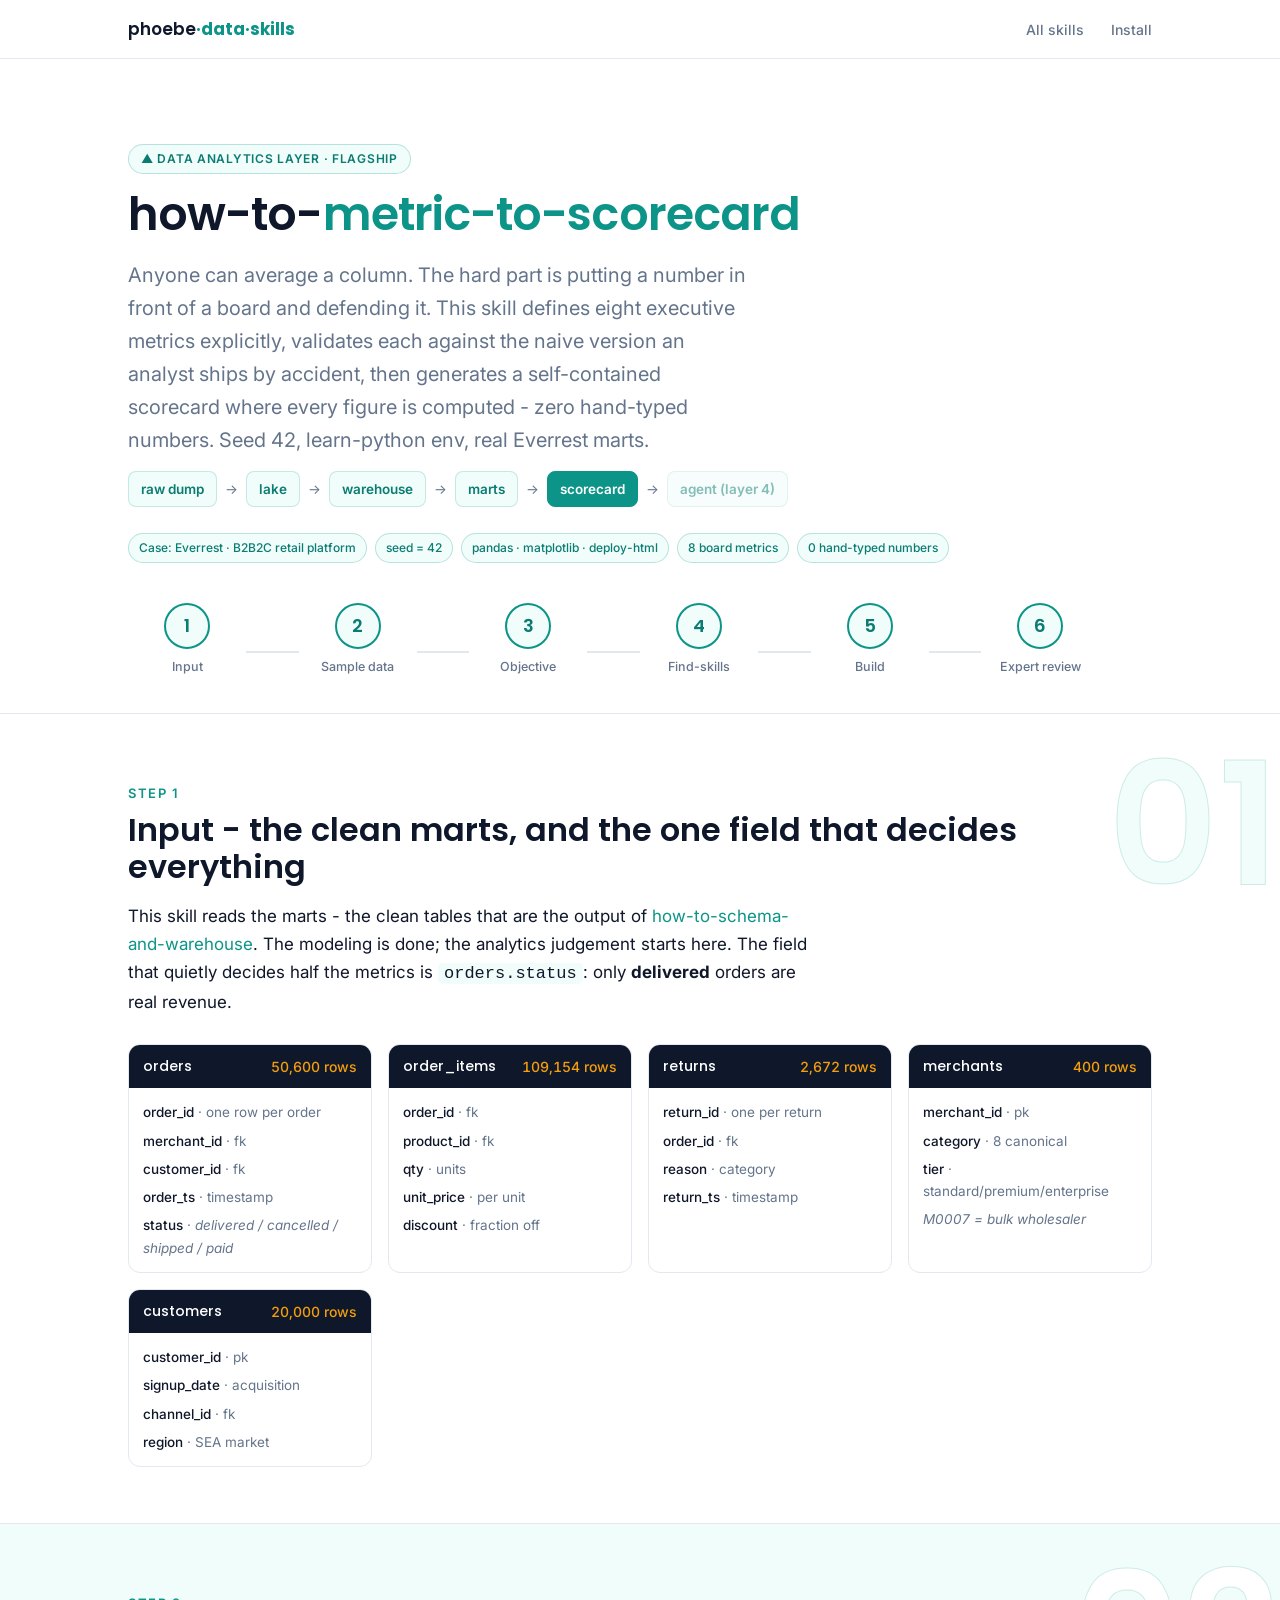
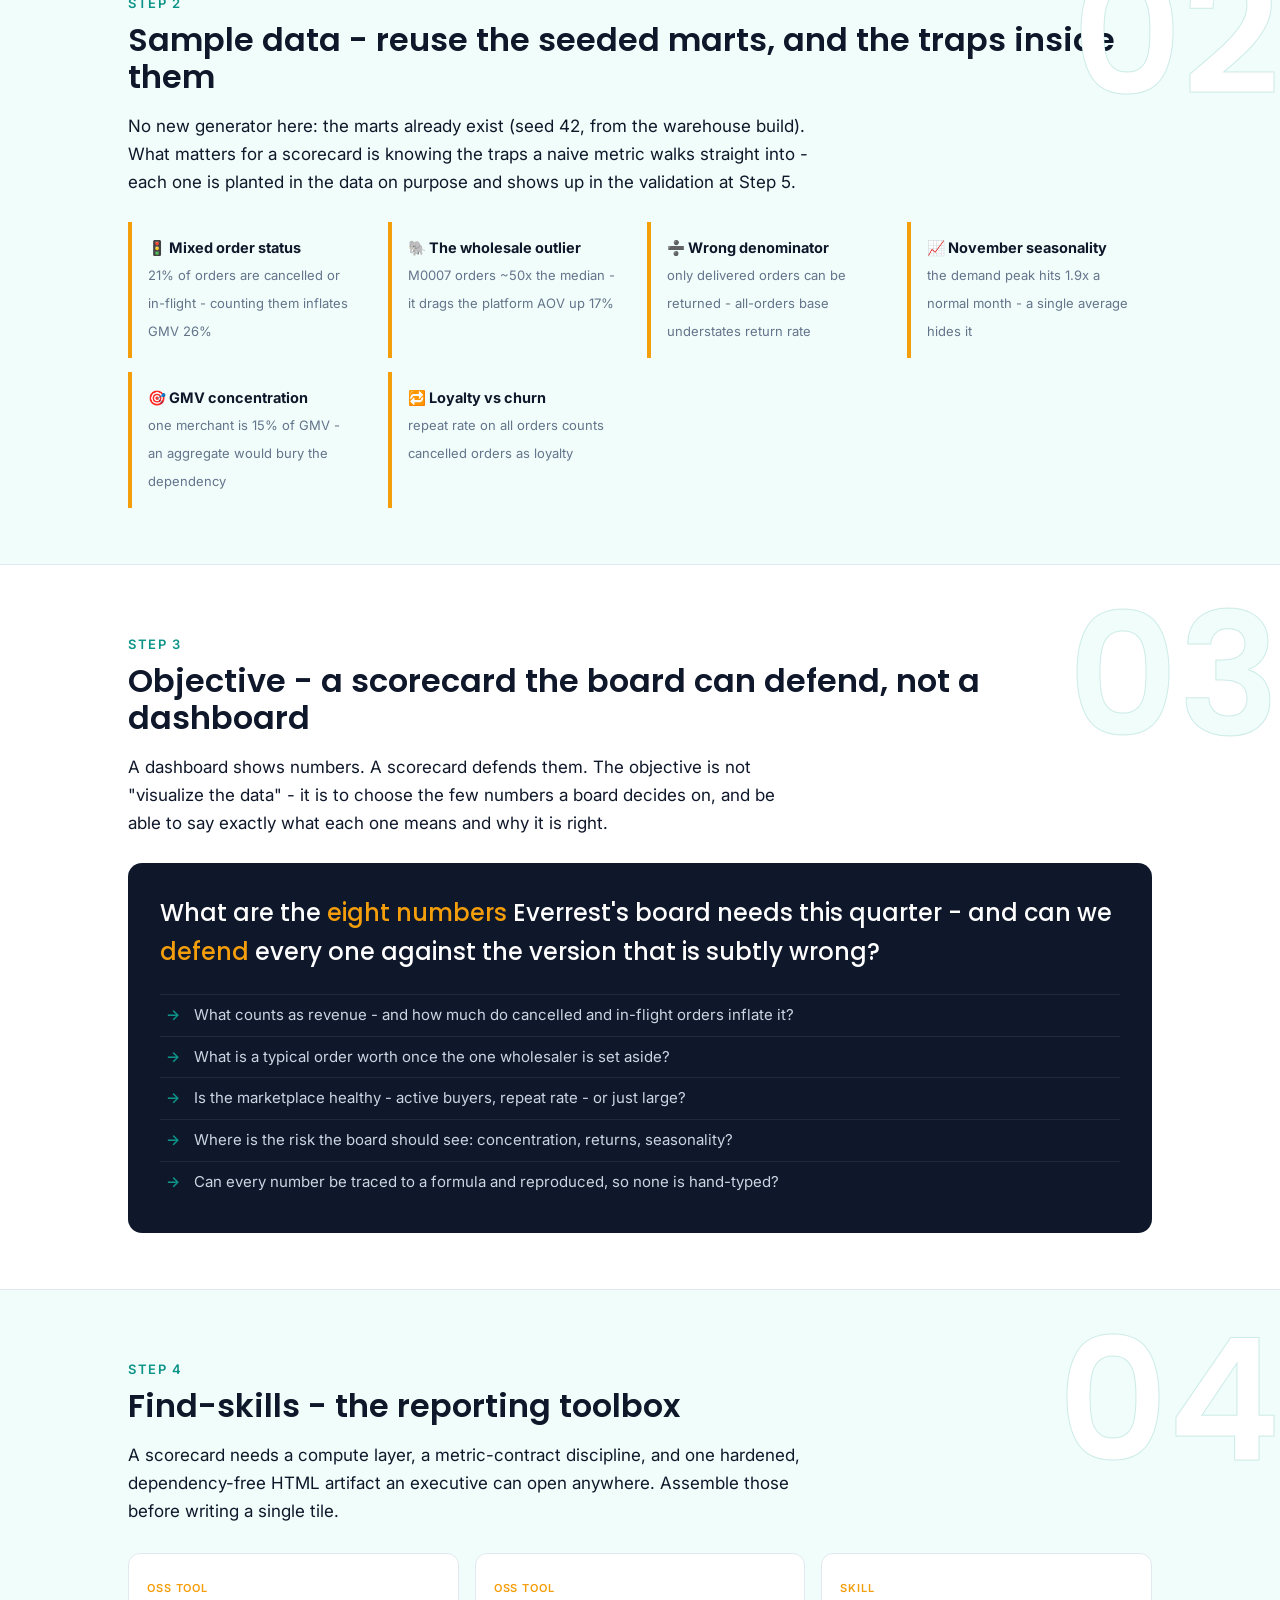
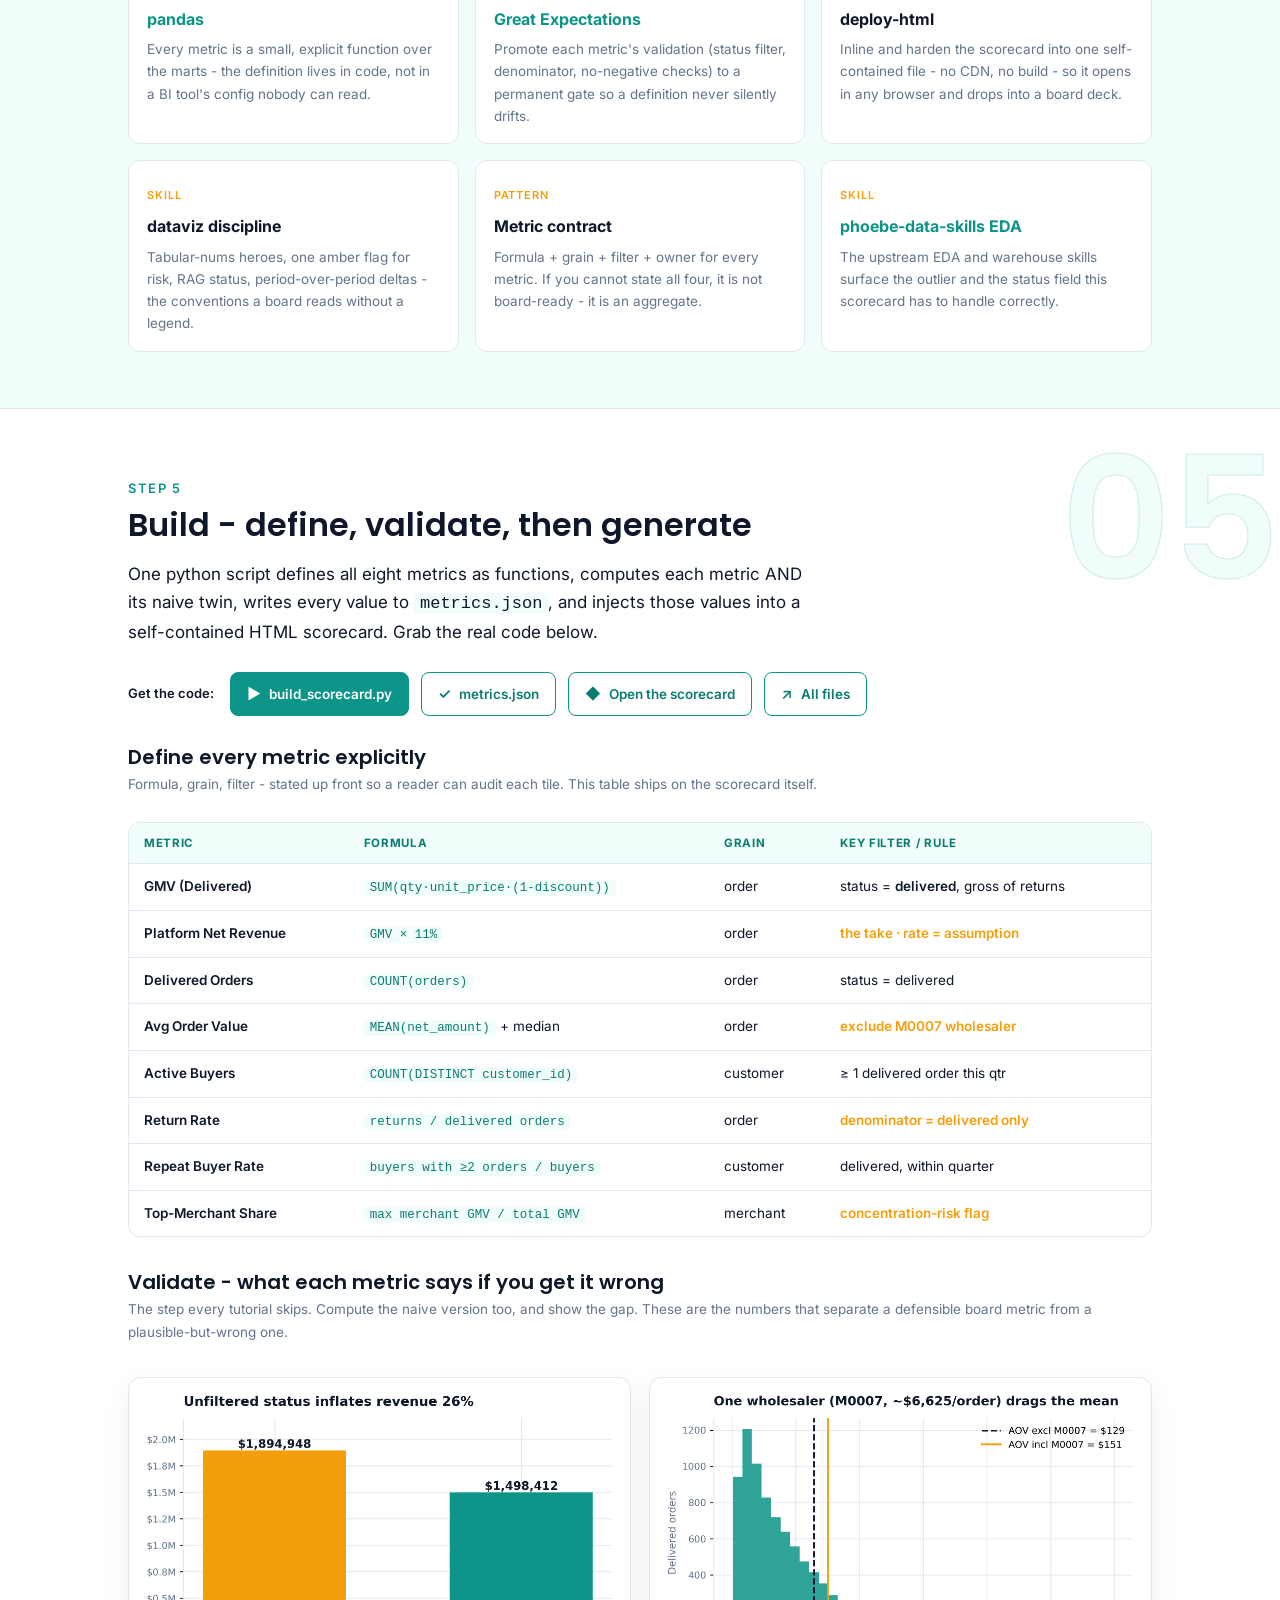
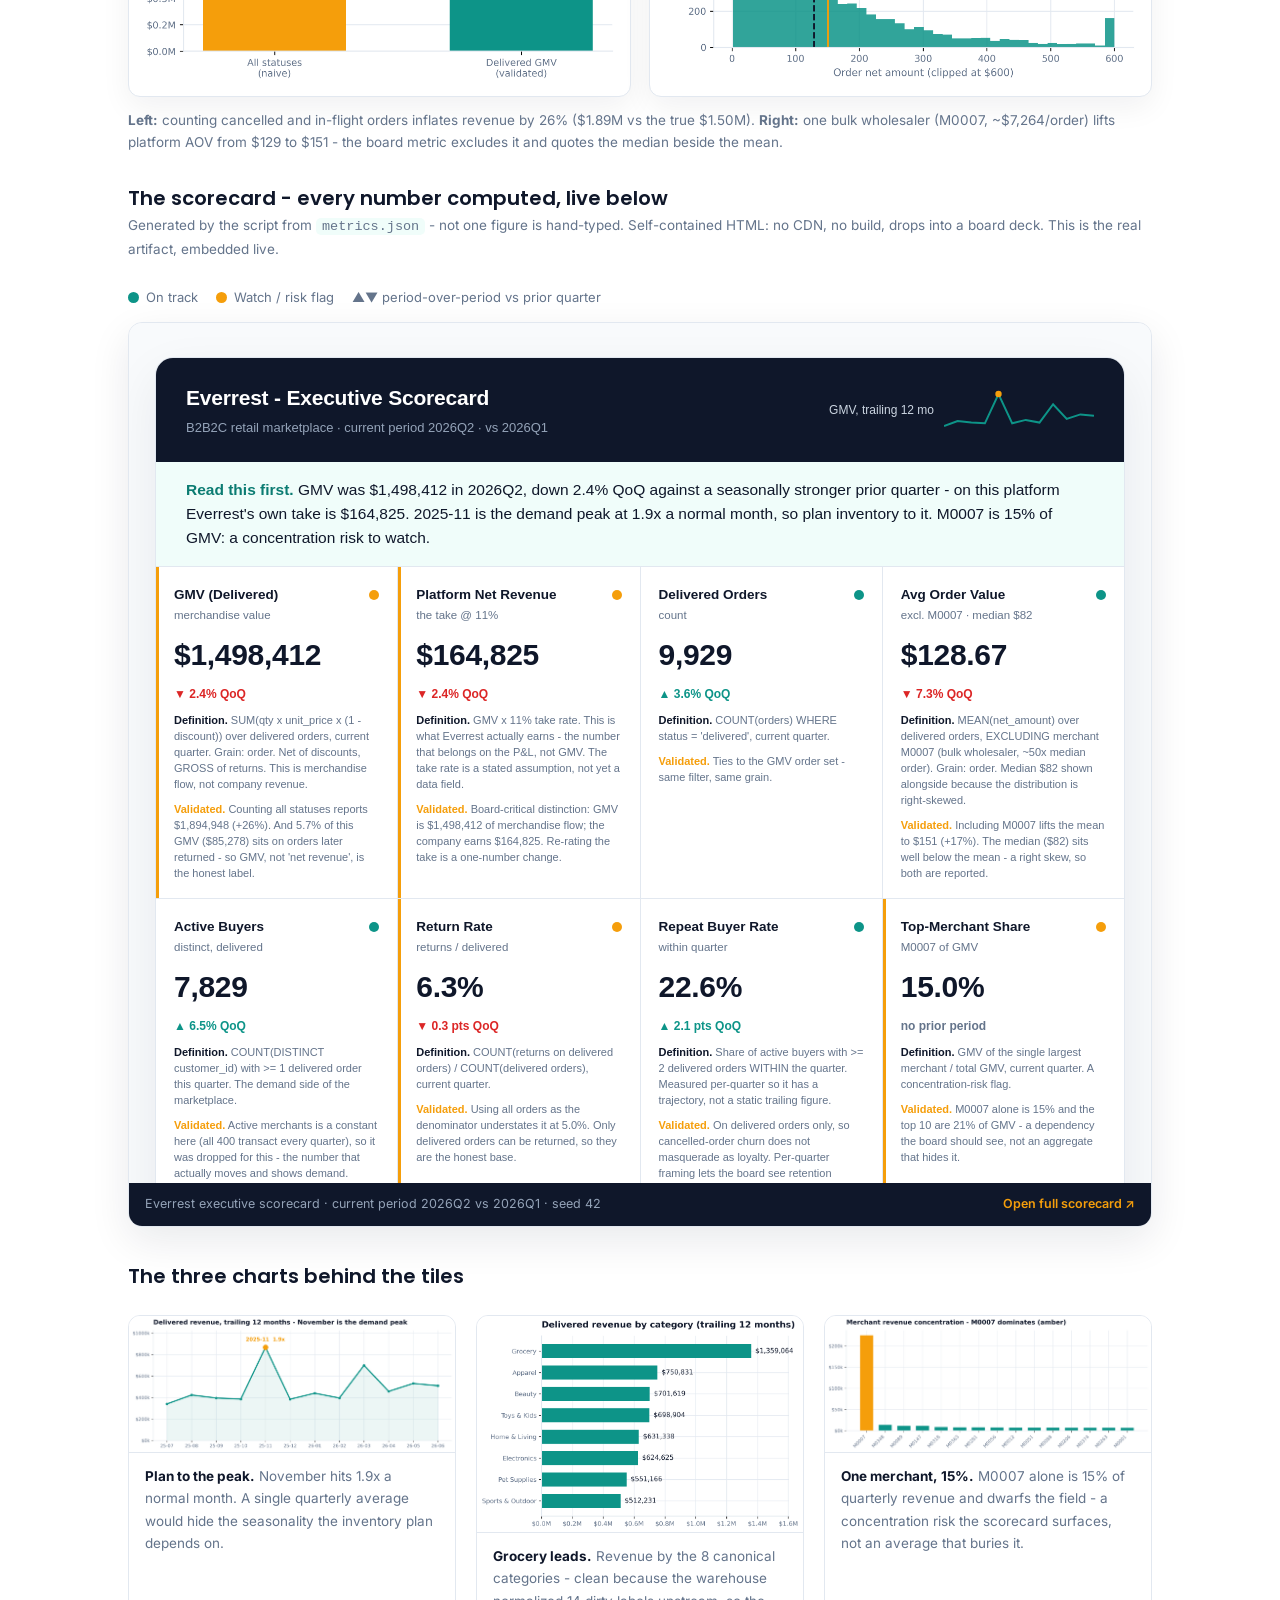
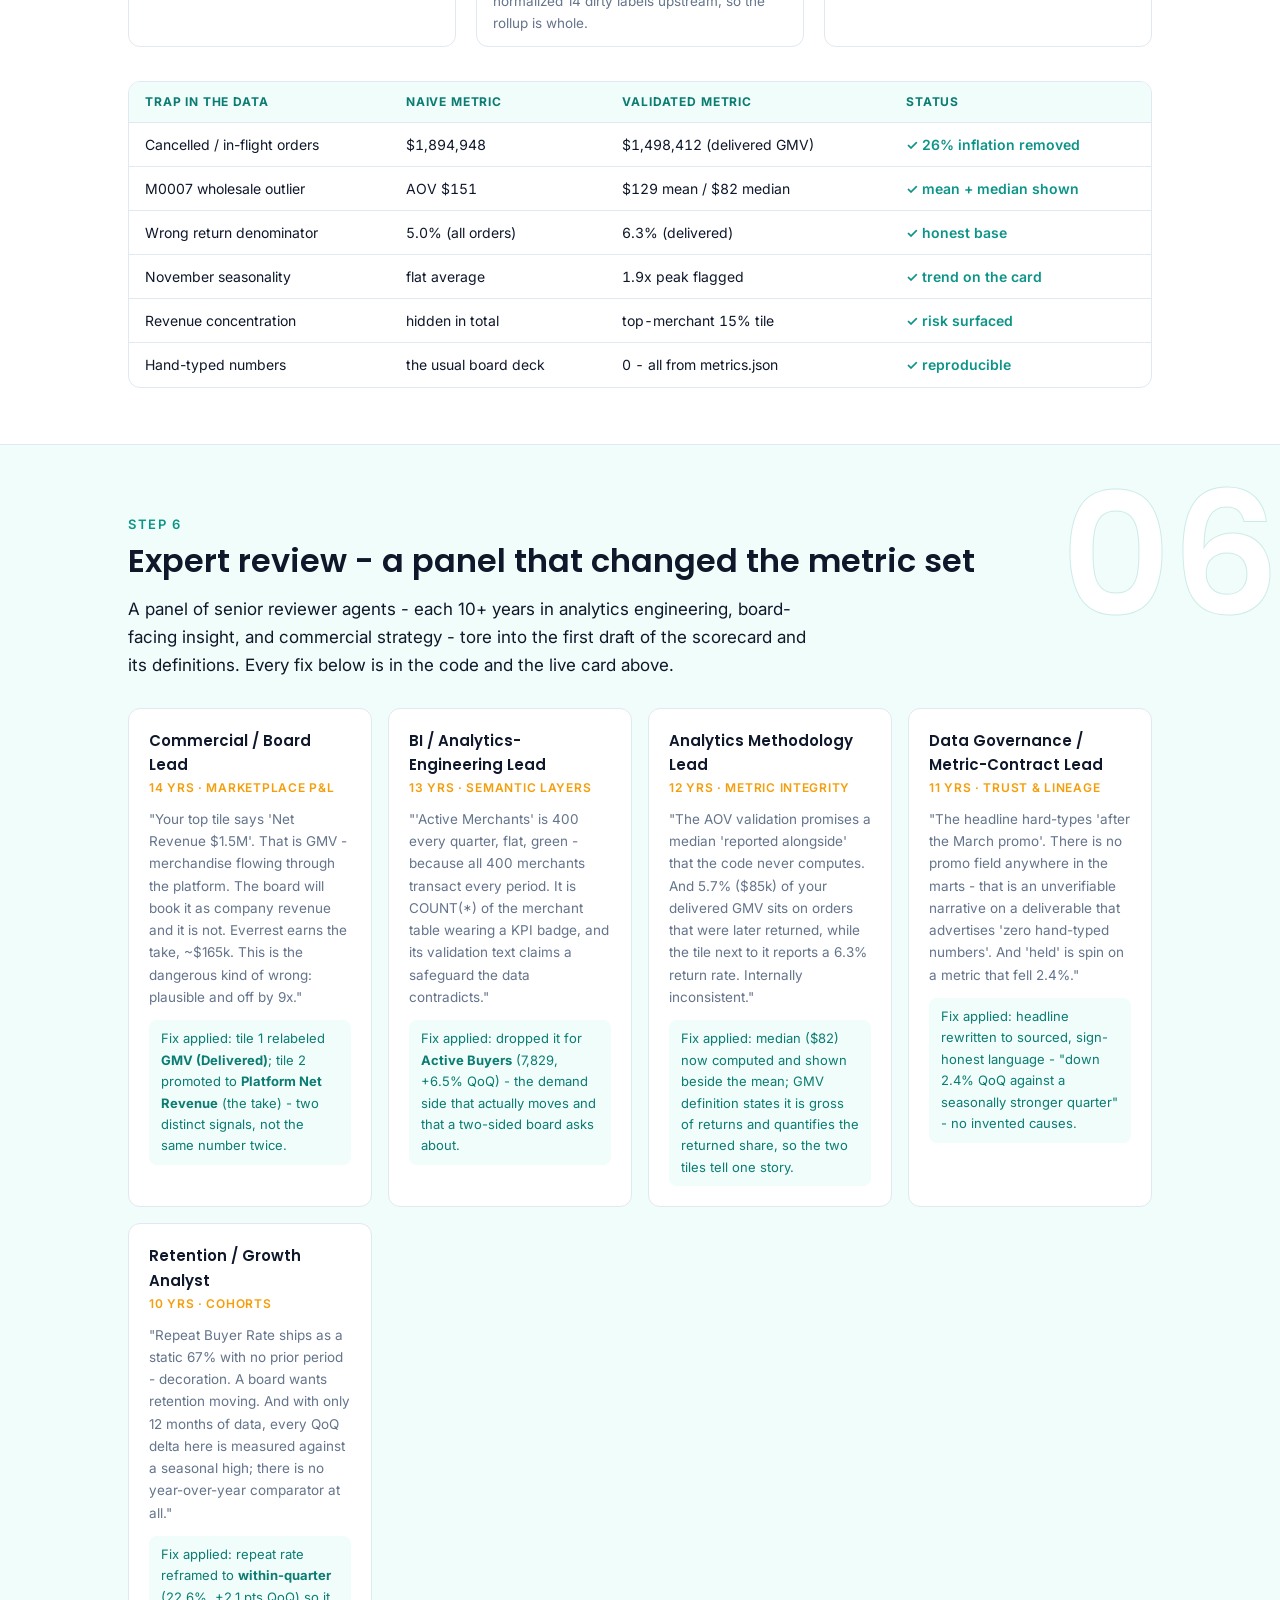
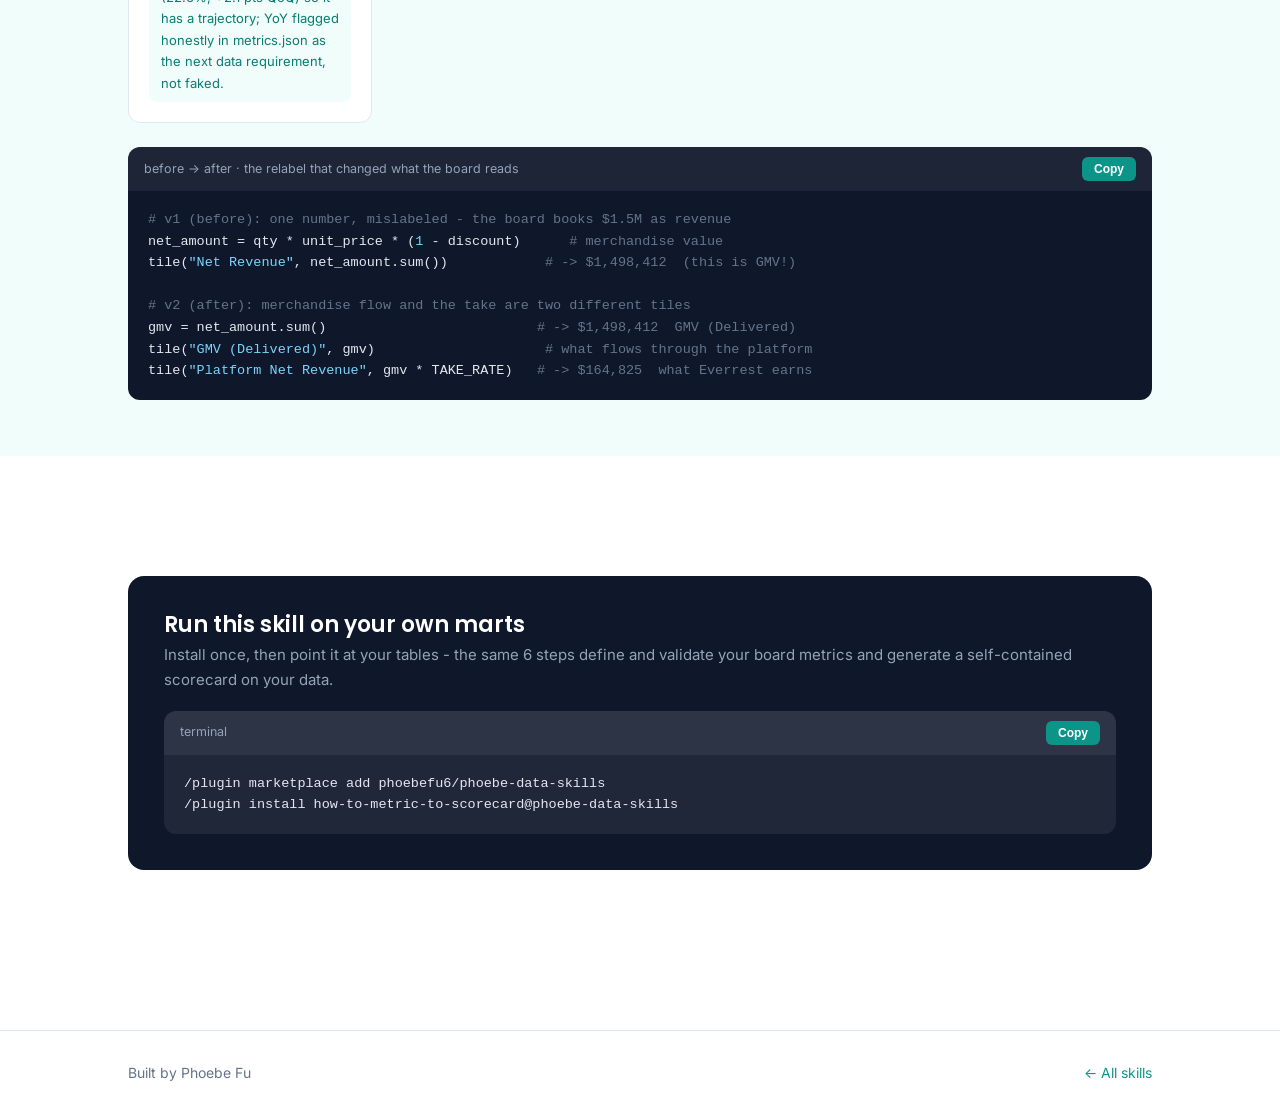
<file: docs/how-to-metric-to-scorecard/index.html>
<!DOCTYPE html>
<html lang="en">
<head>
<meta charset="UTF-8">
<meta name="viewport" content="width=device-width, initial-scale=1.0">
<meta name="robots" content="noindex">
<title>how-to-metric-to-scorecard · Phoebe's Data Skills</title>
<link rel="preconnect" href="https://fonts.googleapis.com">
<link href="https://fonts.googleapis.com/css2?family=Poppins:wght@500;600&family=Inter:wght@400;500;600&display=swap" rel="stylesheet">
<link rel="stylesheet" href="../assets/style.css">
<style>
  /* Data Analytics layer - teal (site default). Amber = anomaly/validation flag. */
  :root{ --accent:#0D9488; --accent-dark:#0B7C72; --tint:#F0FDFA; --highlight:#F59E0B; }
  .layer-badge{display:inline-block;font-size:12px;font-weight:600;letter-spacing:.06em;
    text-transform:uppercase;color:var(--accent-dark);background:var(--tint);
    border:1px solid rgba(13,148,136,.25);border-radius:999px;padding:4px 12px;margin-bottom:14px;}
  .frame{border:1px solid var(--hairline);border-radius:12px;overflow:hidden;margin:8px 0 6px;
    box-shadow:0 10px 30px rgba(15,23,42,.06);background:#fff;}
  .frame img{width:100%;display:block;cursor:zoom-in;}
  .frame.pad{padding:10px;}
  .cap-sub{font-size:13.5px;color:var(--muted);margin:0 0 26px;}
  .ba-grid{display:grid;grid-template-columns:1fr 1fr;gap:18px;margin:8px 0 6px;}
  @media(max-width:760px){.ba-grid{grid-template-columns:1fr;}}
  .lineage-ribbon{display:flex;flex-wrap:wrap;gap:8px;align-items:center;margin:14px 0 26px;
    font-family:'Inter';font-size:13.5px;font-weight:600;color:var(--accent-dark);}
  .lineage-ribbon span{background:var(--tint);border:1px solid rgba(13,148,136,.2);
    border-radius:8px;padding:6px 12px;}
  .lineage-ribbon span.on{background:var(--accent);color:#fff;border-color:var(--accent);}
  .lineage-ribbon b{color:var(--muted);font-weight:400;}
  /* metric-definition table */
  .mdef{margin-top:26px;border:1px solid var(--hairline);border-radius:12px;overflow:auto;}
  .mdef table{width:100%;border-collapse:collapse;font-size:13.5px;min-width:640px;}
  .mdef th{background:var(--tint);text-align:left;padding:11px 15px;font-size:11.5px;
    text-transform:uppercase;letter-spacing:.06em;color:var(--accent-dark);white-space:nowrap;}
  .mdef td{padding:11px 15px;border-top:1px solid var(--hairline);vertical-align:top;}
  .mdef td b{color:var(--ink);font-weight:600;}
  .mdef code{background:var(--tint);padding:1px 6px;border-radius:5px;font-size:12.5px;
    color:var(--accent-dark);font-family:'SF Mono',Menlo,monospace;}
  .mdef .flag{color:var(--highlight);font-weight:600;}
  /* live scorecard embed */
  .embed-wrap{margin-top:12px;border:1px solid var(--hairline);border-radius:14px;overflow:hidden;
    box-shadow:0 14px 40px rgba(15,23,42,.09);background:#F8FAFC;}
  .embed-wrap iframe{width:100%;height:860px;border:0;display:block;}
  @media(max-width:900px){.embed-wrap iframe{height:1580px;}}
  @media(max-width:560px){.embed-wrap iframe{height:3050px;}}
  .embed-bar{display:flex;justify-content:space-between;align-items:center;flex-wrap:wrap;gap:10px;
    padding:11px 16px;background:var(--ink);color:#94A3B8;font-size:12.5px;}
  .embed-bar a{color:var(--highlight);font-weight:600;}
  .rag-legend{display:flex;gap:18px;flex-wrap:wrap;margin:16px 0 0;font-size:13px;color:var(--muted);}
  .rag-legend span{display:inline-flex;align-items:center;gap:7px;}
  .rag-legend i{width:11px;height:11px;border-radius:50%;display:inline-block;}
</style>
</head>
<body>
<div class="progress"></div>
<header class="topbar">
  <div class="wrap">
    <div class="brand"><a href="../" style="color:inherit">phoebe<b>·data·skills</b></a></div>
    <nav>
      <a href="../#skills">All skills</a>
      <a href="#install">Install</a>
    </nav>
  </div>
</header>

<section class="hero" style="padding-bottom:20px">
  <div class="wrap">
    <span class="layer-badge">▲ Data Analytics layer · flagship</span>
    <h1 style="font-size:clamp(28px,4.4vw,46px)">how-to-<span class="tealline">metric-to-scorecard</span></h1>
    <p class="lede">Anyone can average a column. The hard part is putting a number in front of a board and defending it. This skill defines eight executive metrics explicitly, validates each against the naive version an analyst ships by accident, then generates a self-contained scorecard where every figure is computed - zero hand-typed numbers. Seed 42, learn-python env, real Everrest marts.</p>
    <div class="lineage-ribbon">
      <span>raw dump</span><b>→</b><span>lake</span><b>→</b><span>warehouse</span><b>→</b><span>marts</span><b>→</b><span class="on">scorecard</span><b>→</b><span style="opacity:.5">agent (layer 4)</span>
    </div>
    <div class="chiprow" style="margin-top:6px">
      <span class="chip">Case: Everrest · B2B2C retail platform</span>
      <span class="chip">seed = 42</span>
      <span class="chip">pandas · matplotlib · deploy-html</span>
      <span class="chip">8 board metrics</span>
      <span class="chip">0 hand-typed numbers</span>
    </div>

    <div class="rail">
      <div class="rail-step"><div class="rail-node" data-step="1"><a href="#step-1"><div class="rail-circle">1</div><div class="rail-label">Input</div></a></div><div class="rail-connector"></div></div>
      <div class="rail-step"><div class="rail-node" data-step="2"><a href="#step-2"><div class="rail-circle">2</div><div class="rail-label">Sample data</div></a></div><div class="rail-connector"></div></div>
      <div class="rail-step"><div class="rail-node" data-step="3"><a href="#step-3"><div class="rail-circle">3</div><div class="rail-label">Objective</div></a></div><div class="rail-connector"></div></div>
      <div class="rail-step"><div class="rail-node" data-step="4"><a href="#step-4"><div class="rail-circle">4</div><div class="rail-label">Find-skills</div></a></div><div class="rail-connector"></div></div>
      <div class="rail-step"><div class="rail-node" data-step="5"><a href="#step-5"><div class="rail-circle">5</div><div class="rail-label">Build</div></a></div><div class="rail-connector"></div></div>
      <div class="rail-step"><div class="rail-node" data-step="6"><a href="#step-6"><div class="rail-circle">6</div><div class="rail-label">Expert review</div></a></div></div>
    </div>
  </div>
</section>

<!-- STEP 1 -->
<section class="step-section" id="step-1">
  <div class="wrap">
    <div class="step-ghost">01</div>
    <span class="step-tag">Step 1</span>
    <h2 class="step-title">Input - the clean marts, and the one field that decides everything</h2>
    <p class="step-body">This skill reads the marts - the clean tables that are the output of <a href="../how-to-schema-and-warehouse/">how-to-schema-and-warehouse</a>. The modeling is done; the analytics judgement starts here. The field that quietly decides half the metrics is <code style="background:var(--tint);padding:1px 6px;border-radius:5px">orders.status</code>: only <b>delivered</b> orders are real revenue.</p>
    <div class="tbl-grid">
      <div class="tbl-card reveal"><div class="tbl-name">orders <span class="cnt">50,600 rows</span></div><ul><li><b>order_id</b> · one row per order</li><li><b>merchant_id</b> · fk</li><li><b>customer_id</b> · fk</li><li><b>order_ts</b> · timestamp</li><li><b>status</b> · <em>delivered / cancelled / shipped / paid</em></li></ul></div>
      <div class="tbl-card reveal"><div class="tbl-name">order_items <span class="cnt">109,154 rows</span></div><ul><li><b>order_id</b> · fk</li><li><b>product_id</b> · fk</li><li><b>qty</b> · units</li><li><b>unit_price</b> · per unit</li><li><b>discount</b> · fraction off</li></ul></div>
      <div class="tbl-card reveal"><div class="tbl-name">returns <span class="cnt">2,672 rows</span></div><ul><li><b>return_id</b> · one per return</li><li><b>order_id</b> · fk</li><li><b>reason</b> · category</li><li><b>return_ts</b> · timestamp</li></ul></div>
      <div class="tbl-card reveal"><div class="tbl-name">merchants <span class="cnt">400 rows</span></div><ul><li><b>merchant_id</b> · pk</li><li><b>category</b> · 8 canonical</li><li><b>tier</b> · standard/premium/enterprise</li><li><em>M0007 = bulk wholesaler</em></li></ul></div>
      <div class="tbl-card reveal"><div class="tbl-name">customers <span class="cnt">20,000 rows</span></div><ul><li><b>customer_id</b> · pk</li><li><b>signup_date</b> · acquisition</li><li><b>channel_id</b> · fk</li><li><b>region</b> · SEA market</li></ul></div>
    </div>
  </div>
</section>

<!-- STEP 2 -->
<section class="step-section" id="step-2" style="background:var(--tint)">
  <div class="wrap">
    <div class="step-ghost" style="color:#fff">02</div>
    <span class="step-tag">Step 2</span>
    <h2 class="step-title">Sample data - reuse the seeded marts, and the traps inside them</h2>
    <p class="step-body">No new generator here: the marts already exist (seed 42, from the warehouse build). What matters for a scorecard is knowing the traps a naive metric walks straight into - each one is planted in the data on purpose and shows up in the validation at Step 5.</p>
    <div class="quirk-grid">
      <div class="quirk reveal"><b>🚦 Mixed order status</b><span>21% of orders are cancelled or in-flight - counting them inflates GMV 26%</span></div>
      <div class="quirk reveal"><b>🐘 The wholesale outlier</b><span>M0007 orders ~50x the median - it drags the platform AOV up 17%</span></div>
      <div class="quirk reveal"><b>➗ Wrong denominator</b><span>only delivered orders can be returned - all-orders base understates return rate</span></div>
      <div class="quirk reveal"><b>📈 November seasonality</b><span>the demand peak hits 1.9x a normal month - a single average hides it</span></div>
      <div class="quirk reveal"><b>🎯 GMV concentration</b><span>one merchant is 15% of GMV - an aggregate would bury the dependency</span></div>
      <div class="quirk reveal"><b>🔁 Loyalty vs churn</b><span>repeat rate on all orders counts cancelled orders as loyalty</span></div>
    </div>
  </div>
</section>

<!-- STEP 3 -->
<section class="step-section" id="step-3">
  <div class="wrap">
    <div class="step-ghost">03</div>
    <span class="step-tag">Step 3</span>
    <h2 class="step-title">Objective - a scorecard the board can defend, not a dashboard</h2>
    <p class="step-body">A dashboard shows numbers. A scorecard defends them. The objective is not "visualize the data" - it is to choose the few numbers a board decides on, and be able to say exactly what each one means and why it is right.</p>
    <div class="objective-banner reveal">
      <div class="q">What are the <em>eight numbers</em> Everrest's board needs this quarter - and can we <em>defend</em> every one against the version that is subtly wrong?</div>
      <ul class="subq">
        <li>What counts as revenue - and how much do cancelled and in-flight orders inflate it?</li>
        <li>What is a typical order worth once the one wholesaler is set aside?</li>
        <li>Is the marketplace healthy - active buyers, repeat rate - or just large?</li>
        <li>Where is the risk the board should see: concentration, returns, seasonality?</li>
        <li>Can every number be traced to a formula and reproduced, so none is hand-typed?</li>
      </ul>
    </div>
  </div>
</section>

<!-- STEP 4 -->
<section class="step-section" id="step-4" style="background:var(--tint)">
  <div class="wrap">
    <div class="step-ghost" style="color:#fff">04</div>
    <span class="step-tag">Step 4</span>
    <h2 class="step-title">Find-skills - the reporting toolbox</h2>
    <p class="step-body">A scorecard needs a compute layer, a metric-contract discipline, and one hardened, dependency-free HTML artifact an executive can open anywhere. Assemble those before writing a single tile.</p>
    <div class="tool-grid">
      <div class="tool-card reveal"><span class="t-kind">OSS tool</span><h4><a href="https://github.com/pandas-dev/pandas">pandas</a></h4><p>Every metric is a small, explicit function over the marts - the definition lives in code, not in a BI tool's config nobody can read.</p></div>
      <div class="tool-card reveal"><span class="t-kind">OSS tool</span><h4><a href="https://github.com/great-expectations/great_expectations">Great Expectations</a></h4><p>Promote each metric's validation (status filter, denominator, no-negative checks) to a permanent gate so a definition never silently drifts.</p></div>
      <div class="tool-card reveal"><span class="t-kind">Skill</span><h4>deploy-html</h4><p>Inline and harden the scorecard into one self-contained file - no CDN, no build - so it opens in any browser and drops into a board deck.</p></div>
      <div class="tool-card reveal"><span class="t-kind">Skill</span><h4>dataviz discipline</h4><p>Tabular-nums heroes, one amber flag for risk, RAG status, period-over-period deltas - the conventions a board reads without a legend.</p></div>
      <div class="tool-card reveal"><span class="t-kind">Pattern</span><h4>Metric contract</h4><p>Formula + grain + filter + owner for every metric. If you cannot state all four, it is not board-ready - it is an aggregate.</p></div>
      <div class="tool-card reveal"><span class="t-kind">Skill</span><h4><a href="https://github.com/phoebefu6/phoebe-data-skills">phoebe-data-skills EDA</a></h4><p>The upstream EDA and warehouse skills surface the outlier and the status field this scorecard has to handle correctly.</p></div>
    </div>
  </div>
</section>

<!-- STEP 5 -->
<section class="step-section" id="step-5">
  <div class="wrap">
    <div class="step-ghost">05</div>
    <span class="step-tag">Step 5</span>
    <h2 class="step-title">Build - define, validate, then generate</h2>
    <p class="step-body">One python script defines all eight metrics as functions, computes each metric AND its naive twin, writes every value to <code style="background:var(--tint);padding:1px 6px;border-radius:5px">metrics.json</code>, and injects those values into a self-contained HTML scorecard. Grab the real code below.</p>
    <div class="codelinks reveal">
      <span class="cl-label">Get the code:</span>
      <a class="cl-btn" href="https://github.com/phoebefu6/phoebe-data-skills/blob/main/materials/how-to-metric-to-scorecard/build_scorecard.py"><span class="gh">▶</span> build_scorecard.py</a>
      <a class="cl-btn ghost" href="https://github.com/phoebefu6/phoebe-data-skills/blob/main/materials/how-to-metric-to-scorecard/metrics.json"><span class="gh">✓</span> metrics.json</a>
      <a class="cl-btn ghost" href="everrest_scorecard.html"><span class="gh">◆</span> Open the scorecard</a>
      <a class="cl-btn ghost" href="https://github.com/phoebefu6/phoebe-data-skills/tree/main/materials/how-to-metric-to-scorecard"><span class="gh">↗</span> All files</a>
    </div>

    <h3 style="font-family:'Poppins';font-weight:600;margin:30px 0 4px;color:var(--ink)">Define every metric explicitly</h3>
    <p class="cap-sub">Formula, grain, filter - stated up front so a reader can audit each tile. This table ships on the scorecard itself.</p>
    <div class="mdef reveal">
      <table>
        <thead><tr><th>Metric</th><th>Formula</th><th>Grain</th><th>Key filter / rule</th></tr></thead>
        <tbody>
          <tr><td><b>GMV (Delivered)</b></td><td><code>SUM(qty·unit_price·(1-discount))</code></td><td>order</td><td>status = <b>delivered</b>, gross of returns</td></tr>
          <tr><td><b>Platform Net Revenue</b></td><td><code>GMV × 11%</code></td><td>order</td><td class="flag">the take · rate = assumption</td></tr>
          <tr><td><b>Delivered Orders</b></td><td><code>COUNT(orders)</code></td><td>order</td><td>status = delivered</td></tr>
          <tr><td><b>Avg Order Value</b></td><td><code>MEAN(net_amount)</code> + median</td><td>order</td><td class="flag">exclude M0007 wholesaler</td></tr>
          <tr><td><b>Active Buyers</b></td><td><code>COUNT(DISTINCT customer_id)</code></td><td>customer</td><td>≥ 1 delivered order this qtr</td></tr>
          <tr><td><b>Return Rate</b></td><td><code>returns / delivered orders</code></td><td>order</td><td class="flag">denominator = delivered only</td></tr>
          <tr><td><b>Repeat Buyer Rate</b></td><td><code>buyers with ≥2 orders / buyers</code></td><td>customer</td><td>delivered, within quarter</td></tr>
          <tr><td><b>Top-Merchant Share</b></td><td><code>max merchant GMV / total GMV</code></td><td>merchant</td><td class="flag">concentration-risk flag</td></tr>
        </tbody>
      </table>
    </div>

    <h3 style="font-family:'Poppins';font-weight:600;margin:34px 0 4px;color:var(--ink)">Validate - what each metric says if you get it wrong</h3>
    <p class="cap-sub">The step every tutorial skips. Compute the naive version too, and show the gap. These are the numbers that separate a defensible board metric from a plausible-but-wrong one.</p>
    <div class="ba-grid">
      <div class="frame pad reveal"><img src="charts/validation_status.png" alt="Bar chart: counting all order statuses reports 1.89M revenue versus 1.50M for delivered-only, a 26 percent inflation"></div>
      <div class="frame pad reveal"><img src="charts/aov_outlier.png" alt="Histogram of delivered order values with the mean including M0007 at 151 dollars versus 129 dollars excluding it"></div>
    </div>
    <p class="cap-sub"><b>Left:</b> counting cancelled and in-flight orders inflates revenue by 26% ($1.89M vs the true $1.50M). <b>Right:</b> one bulk wholesaler (M0007, ~$7,264/order) lifts platform AOV from $129 to $151 - the board metric excludes it and quotes the median beside the mean.</p>

    <h3 style="font-family:'Poppins';font-weight:600;margin:34px 0 4px;color:var(--ink)">The scorecard - every number computed, live below</h3>
    <p class="cap-sub">Generated by the script from <code style="background:var(--tint);padding:1px 6px;border-radius:5px">metrics.json</code> - not one figure is hand-typed. Self-contained HTML: no CDN, no build, drops into a board deck. This is the real artifact, embedded live.</p>
    <div class="rag-legend">
      <span><i style="background:#0D9488"></i> On track</span>
      <span><i style="background:#F59E0B"></i> Watch / risk flag</span>
      <span>▲▼ period-over-period vs prior quarter</span>
    </div>
    <div class="embed-wrap reveal" style="margin-top:14px">
      <iframe src="everrest_scorecard.html" title="Everrest executive scorecard - every number computed from the marts" loading="lazy"></iframe>
      <div class="embed-bar"><span>Everrest executive scorecard · current period 2026Q2 vs 2026Q1 · seed 42</span><a href="everrest_scorecard.html" target="_blank">Open full scorecard ↗</a></div>
    </div>

    <h3 style="font-family:'Poppins';font-weight:600;margin:38px 0 4px;color:var(--ink)">The three charts behind the tiles</h3>
    <div class="chart-grid">
      <div class="chart-card reveal"><img src="charts/rev_trend.png" alt="Line chart of delivered revenue over twelve months with November flagged amber as the demand peak"><div class="cap"><b>Plan to the peak.</b> November hits 1.9x a normal month. A single quarterly average would hide the seasonality the inventory plan depends on.</div></div>
      <div class="chart-card reveal"><img src="charts/category_rev.png" alt="Horizontal bar chart of delivered revenue by the eight clean categories, Grocery highest"><div class="cap"><b>Grocery leads.</b> Revenue by the 8 canonical categories - clean because the warehouse normalized 14 dirty labels upstream, so the rollup is whole.</div></div>
      <div class="chart-card reveal"><img src="charts/concentration.png" alt="Bar chart of the top fifteen merchants by revenue with M0007 towering in amber"><div class="cap"><b>One merchant, 15%.</b> M0007 alone is 15% of quarterly revenue and dwarfs the field - a concentration risk the scorecard surfaces, not an average that buries it.</div></div>
    </div>

    <div class="caught reveal">
      <table>
        <thead><tr><th>Trap in the data</th><th>Naive metric</th><th>Validated metric</th><th>Status</th></tr></thead>
        <tbody>
          <tr><td>Cancelled / in-flight orders</td><td class="num">$1,894,948</td><td class="num">$1,498,412 (delivered GMV)</td><td class="ok">✓ 26% inflation removed</td></tr>
          <tr><td>M0007 wholesale outlier</td><td class="num">AOV $151</td><td class="num">$129 mean / $82 median</td><td class="ok">✓ mean + median shown</td></tr>
          <tr><td>Wrong return denominator</td><td class="num">5.0% (all orders)</td><td class="num">6.3% (delivered)</td><td class="ok">✓ honest base</td></tr>
          <tr><td>November seasonality</td><td class="num">flat average</td><td class="num">1.9x peak flagged</td><td class="ok">✓ trend on the card</td></tr>
          <tr><td>Revenue concentration</td><td class="num">hidden in total</td><td class="num">top-merchant 15% tile</td><td class="ok">✓ risk surfaced</td></tr>
          <tr><td>Hand-typed numbers</td><td class="num">the usual board deck</td><td class="num">0 - all from metrics.json</td><td class="ok">✓ reproducible</td></tr>
        </tbody>
      </table>
    </div>
  </div>
</section>

<!-- STEP 6 -->
<section class="step-section" id="step-6" style="background:var(--tint)">
  <div class="wrap">
    <div class="step-ghost" style="color:#fff">06</div>
    <span class="step-tag">Step 6</span>
    <h2 class="step-title">Expert review - a panel that changed the metric set</h2>
    <p class="step-body">A panel of senior reviewer agents - each 10+ years in analytics engineering, board-facing insight, and commercial strategy - tore into the first draft of the scorecard and its definitions. Every fix below is in the code and the live card above.</p>
    <div class="mentor-grid" id="panel">
      <div class="mentor-card reveal"><div class="m-name">Commercial / Board Lead</div><div class="m-lens">14 yrs · marketplace P&amp;L</div><p>"Your top tile says 'Net Revenue $1.5M'. That is GMV - merchandise flowing through the platform. The board will book it as company revenue and it is not. Everrest earns the take, ~$165k. This is the dangerous kind of wrong: plausible and off by 9x."</p><div class="m-fix">Fix applied: tile 1 relabeled <b>GMV (Delivered)</b>; tile 2 promoted to <b>Platform Net Revenue</b> (the take) - two distinct signals, not the same number twice.</div></div>
      <div class="mentor-card reveal"><div class="m-name">BI / Analytics-Engineering Lead</div><div class="m-lens">13 yrs · semantic layers</div><p>"'Active Merchants' is 400 every quarter, flat, green - because all 400 merchants transact every period. It is COUNT(*) of the merchant table wearing a KPI badge, and its validation text claims a safeguard the data contradicts."</p><div class="m-fix">Fix applied: dropped it for <b>Active Buyers</b> (7,829, +6.5% QoQ) - the demand side that actually moves and that a two-sided board asks about.</div></div>
      <div class="mentor-card reveal"><div class="m-name">Analytics Methodology Lead</div><div class="m-lens">12 yrs · metric integrity</div><p>"The AOV validation promises a median 'reported alongside' that the code never computes. And 5.7% ($85k) of your delivered GMV sits on orders that were later returned, while the tile next to it reports a 6.3% return rate. Internally inconsistent."</p><div class="m-fix">Fix applied: median ($82) now computed and shown beside the mean; GMV definition states it is gross of returns and quantifies the returned share, so the two tiles tell one story.</div></div>
      <div class="mentor-card reveal"><div class="m-name">Data Governance / Metric-Contract Lead</div><div class="m-lens">11 yrs · trust &amp; lineage</div><p>"The headline hard-types 'after the March promo'. There is no promo field anywhere in the marts - that is an unverifiable narrative on a deliverable that advertises 'zero hand-typed numbers'. And 'held' is spin on a metric that fell 2.4%."</p><div class="m-fix">Fix applied: headline rewritten to sourced, sign-honest language - "down 2.4% QoQ against a seasonally stronger quarter" - no invented causes.</div></div>
      <div class="mentor-card reveal"><div class="m-name">Retention / Growth Analyst</div><div class="m-lens">10 yrs · cohorts</div><p>"Repeat Buyer Rate ships as a static 67% with no prior period - decoration. A board wants retention moving. And with only 12 months of data, every QoQ delta here is measured against a seasonal high; there is no year-over-year comparator at all."</p><div class="m-fix">Fix applied: repeat rate reframed to <b>within-quarter</b> (22.6%, +2.1 pts QoQ) so it has a trajectory; YoY flagged honestly in metrics.json as the next data requirement, not faked.</div></div>
    </div>
    <div class="code-card">
      <div class="code-head"><span>before → after · the relabel that changed what the board reads</span><button class="copy-btn">Copy</button></div>
      <pre><span class="c-comment"># v1 (before): one number, mislabeled - the board books $1.5M as revenue</span>
net_amount = qty * unit_price * (<span class="c-str">1</span> - discount)      <span class="c-comment"># merchandise value</span>
tile(<span class="c-str">"Net Revenue"</span>, net_amount.sum())            <span class="c-comment"># -&gt; $1,498,412  (this is GMV!)</span>

<span class="c-comment"># v2 (after): merchandise flow and the take are two different tiles</span>
gmv = net_amount.sum()                          <span class="c-comment"># -&gt; $1,498,412  GMV (Delivered)</span>
tile(<span class="c-str">"GMV (Delivered)"</span>, gmv)                     <span class="c-comment"># what flows through the platform</span>
tile(<span class="c-str">"Platform Net Revenue"</span>, gmv * TAKE_RATE)   <span class="c-comment"># -&gt; $164,825  what Everrest earns</span></pre>
    </div>
  </div>
</section>

<section class="section" id="install">
  <div class="wrap">
    <div class="install">
      <h3>Run this skill on your own marts</h3>
      <p>Install once, then point it at your tables - the same 6 steps define and validate your board metrics and generate a self-contained scorecard on your data.</p>
      <div class="code-card">
        <div class="code-head"><span>terminal</span><button class="copy-btn">Copy</button></div>
        <pre>/plugin marketplace add phoebefu6/phoebe-data-skills
/plugin install how-to-metric-to-scorecard@phoebe-data-skills</pre>
      </div>
    </div>
  </div>
</section>

<footer>
  <div class="wrap">
    <span>Built by Phoebe Fu</span>
    <span><a href="../">← All skills</a></span>
  </div>
</footer>
<script src="../assets/app.js"></script>
</body>
</html>
</file>
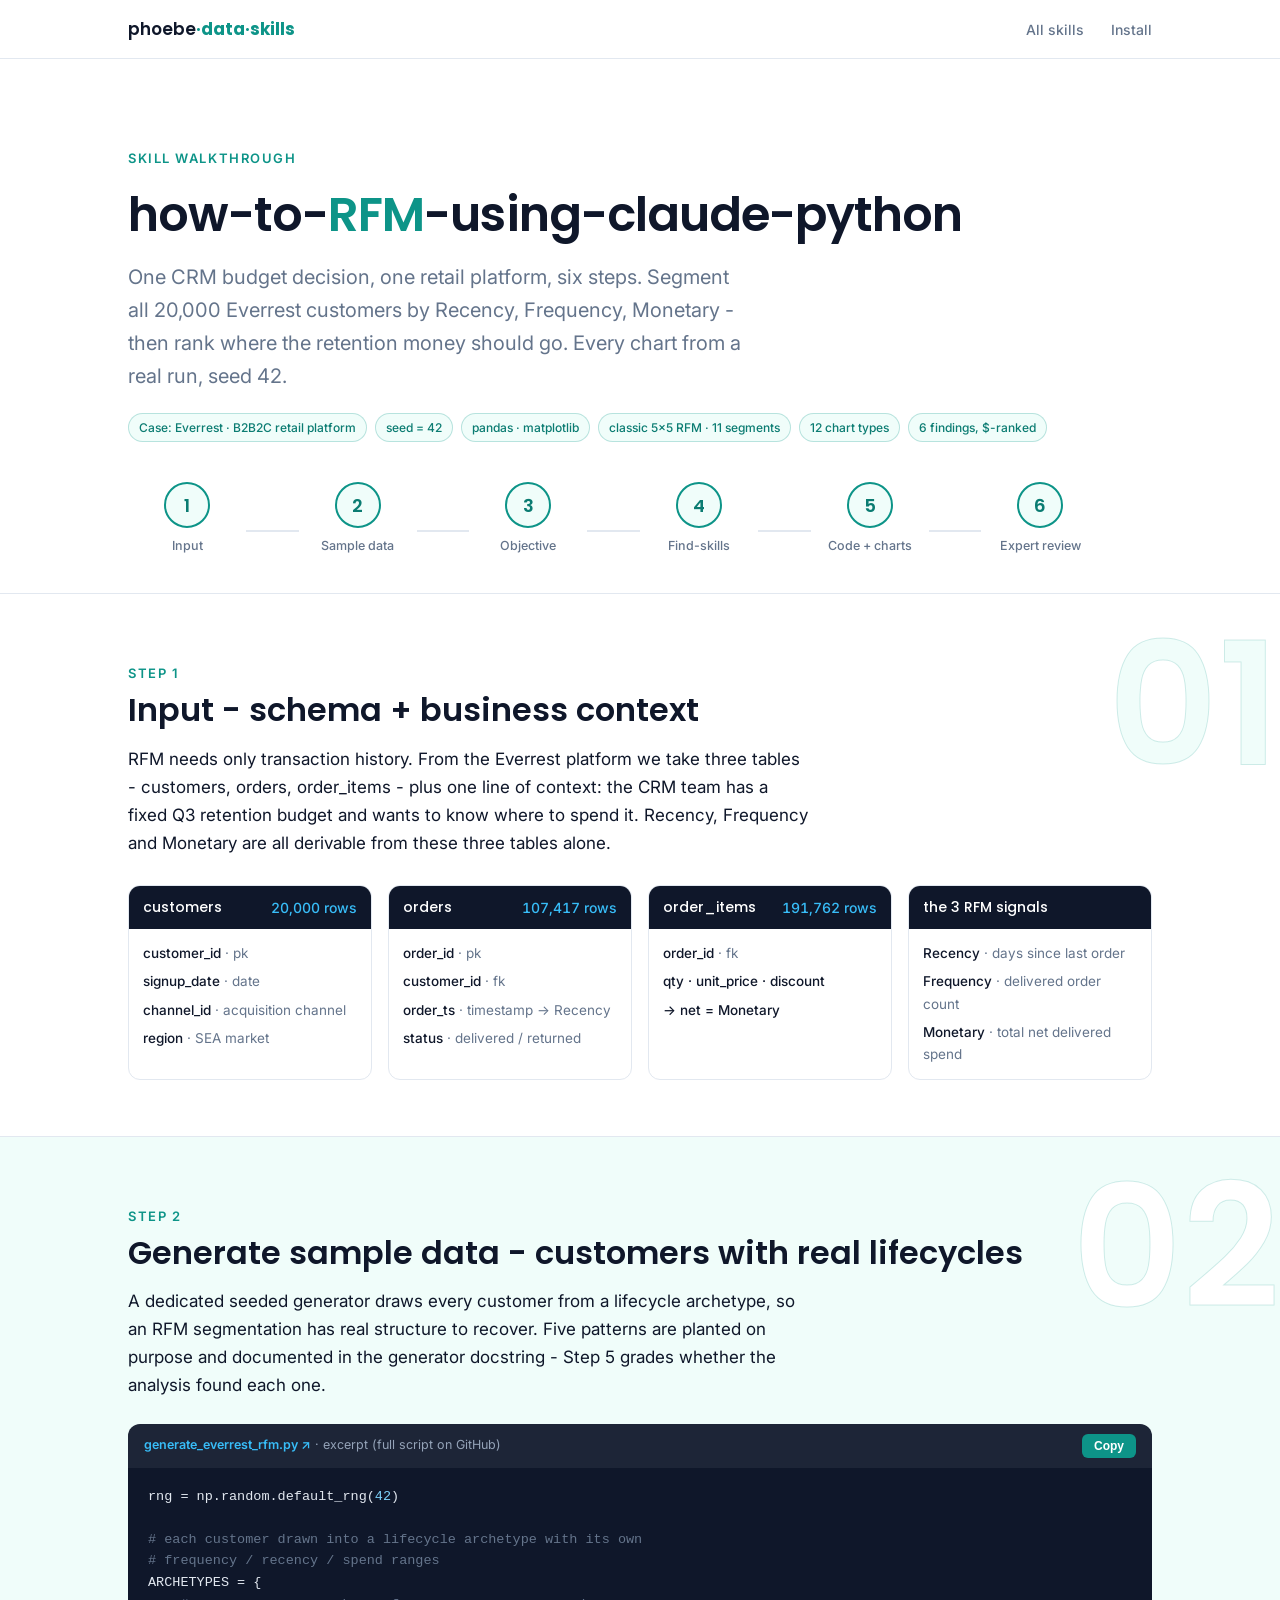
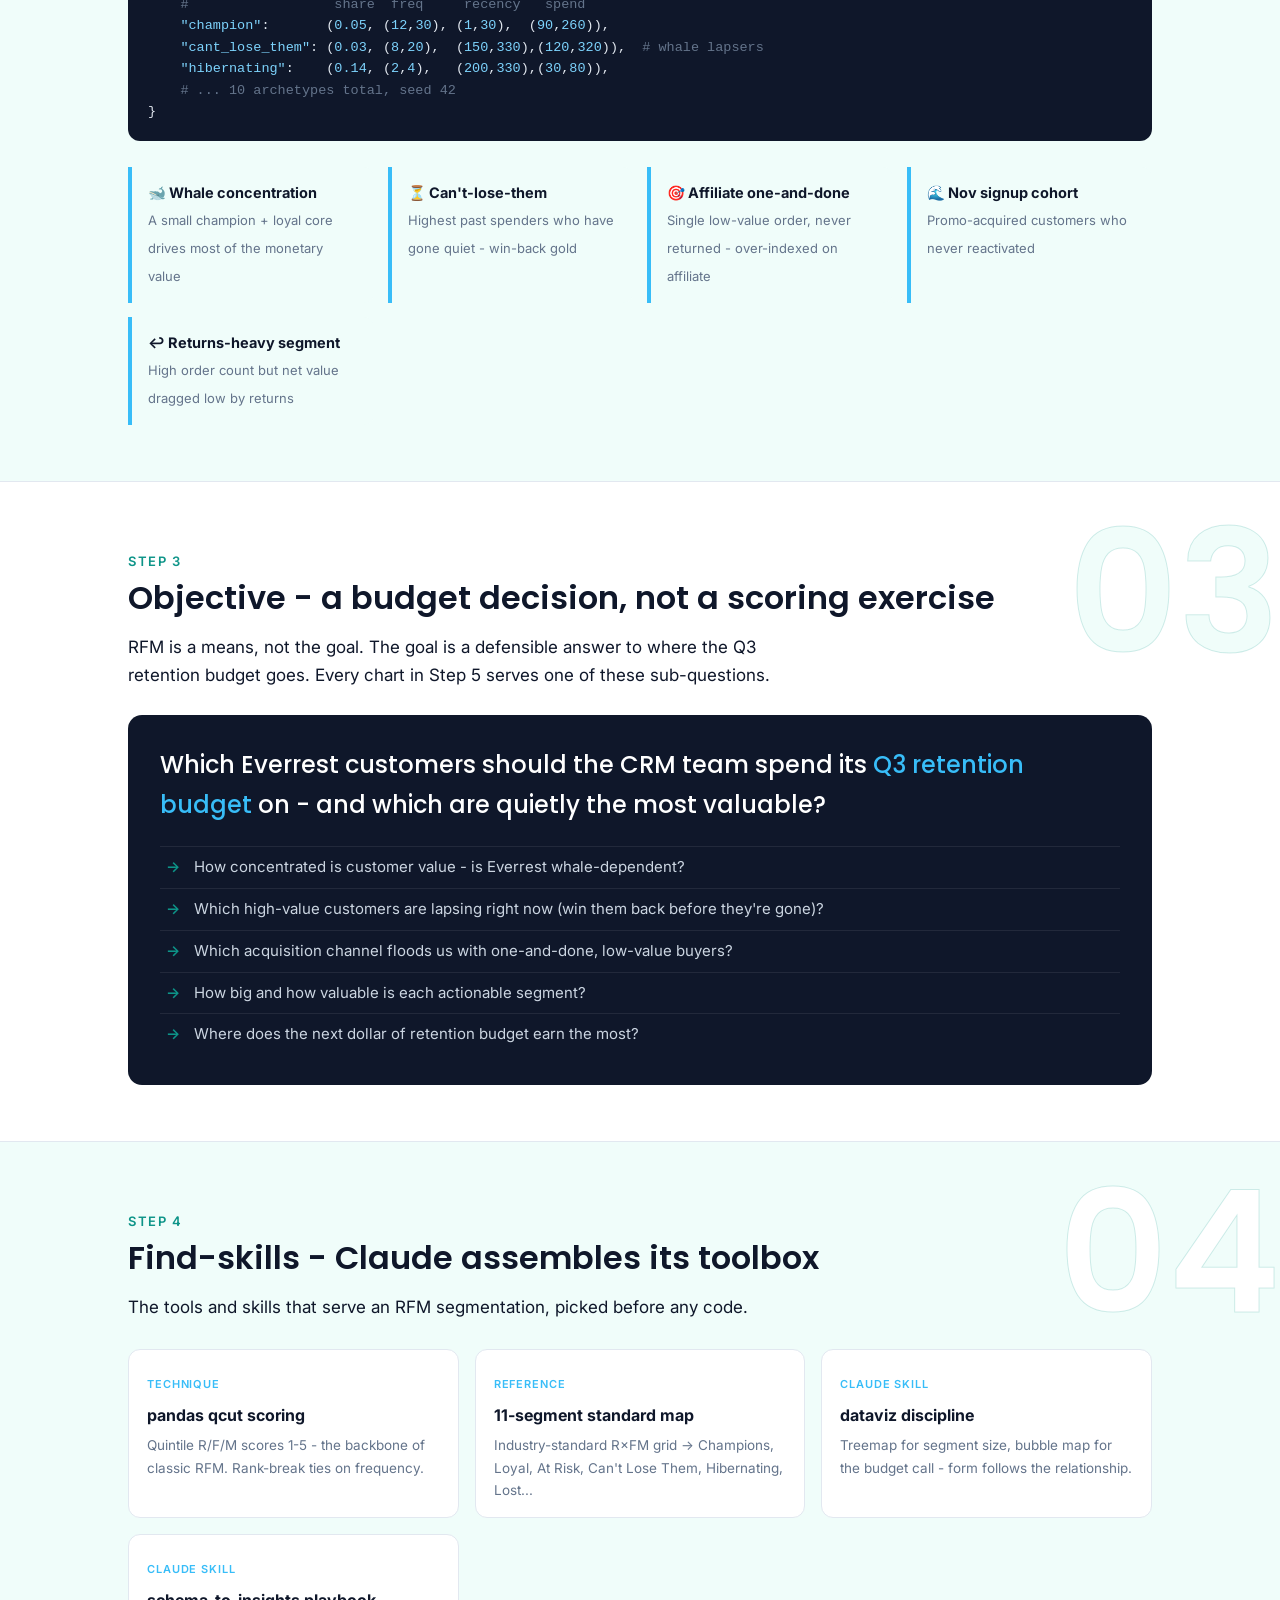
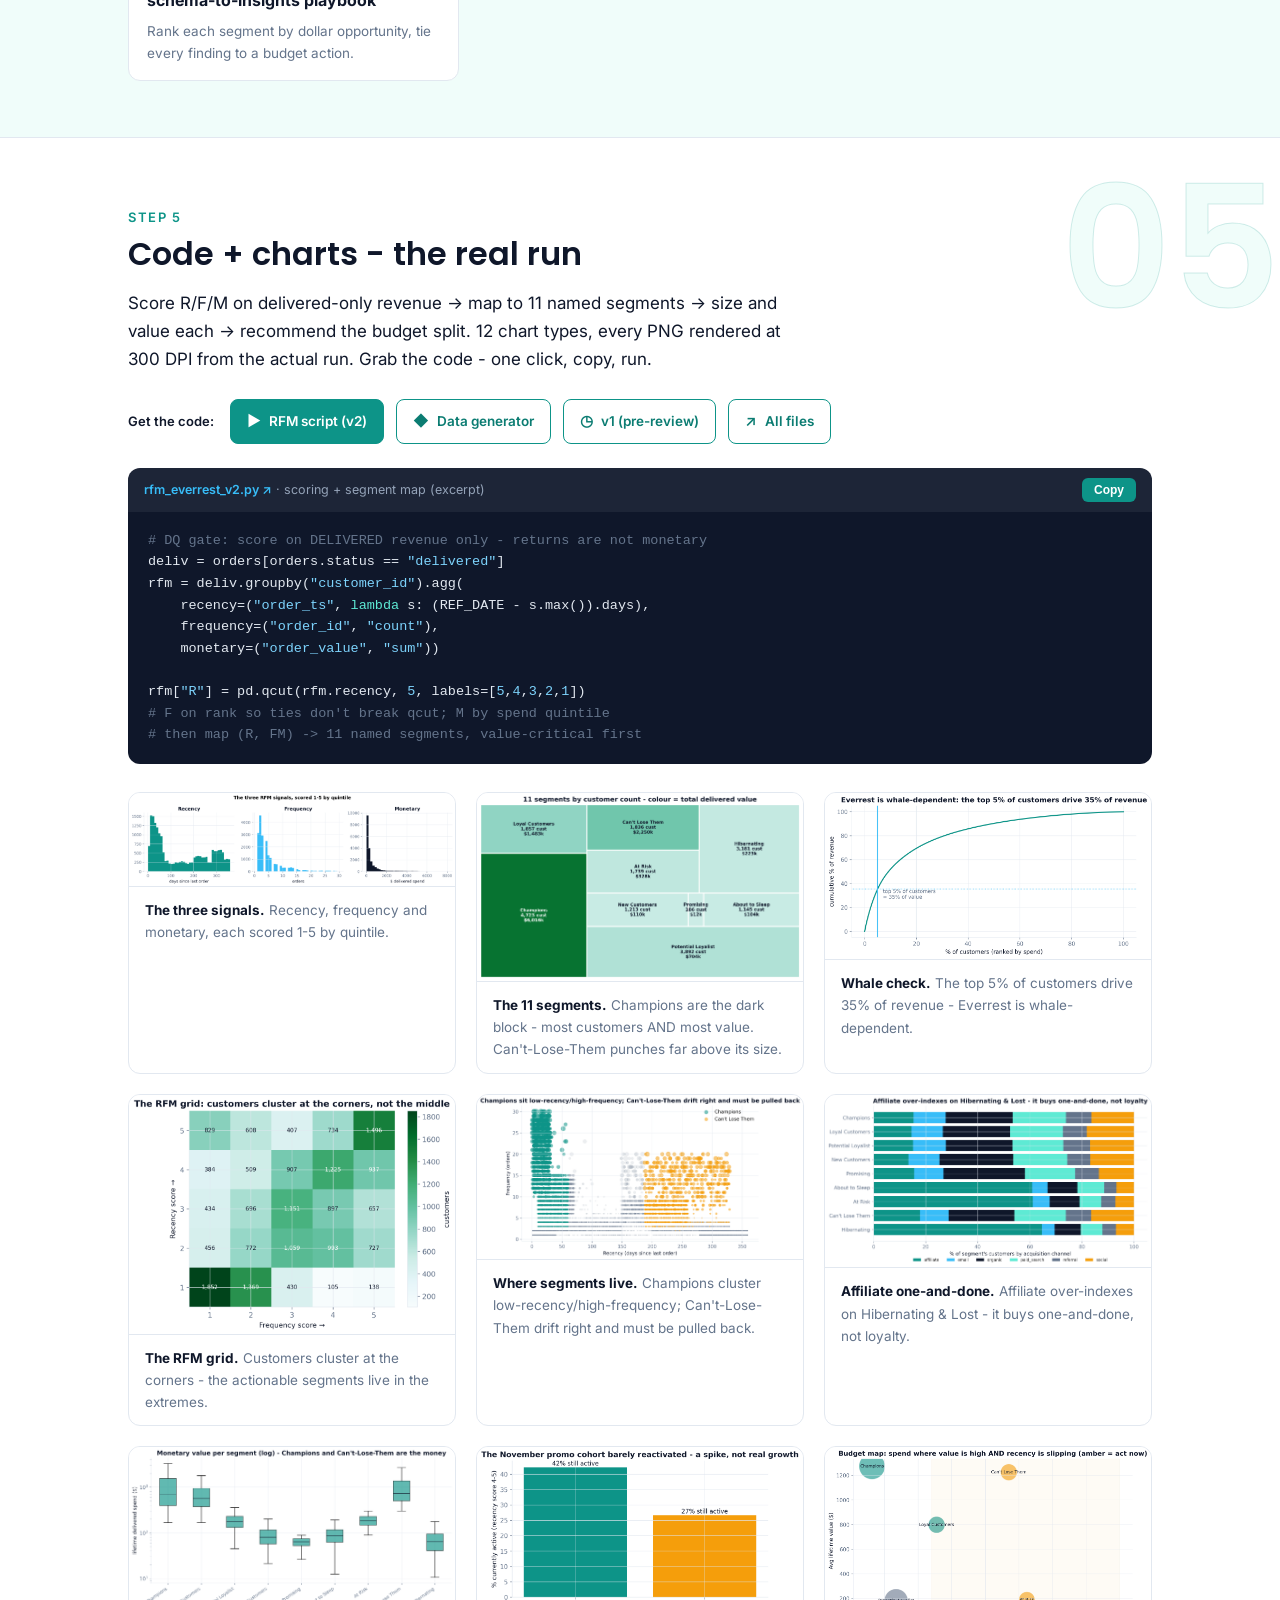
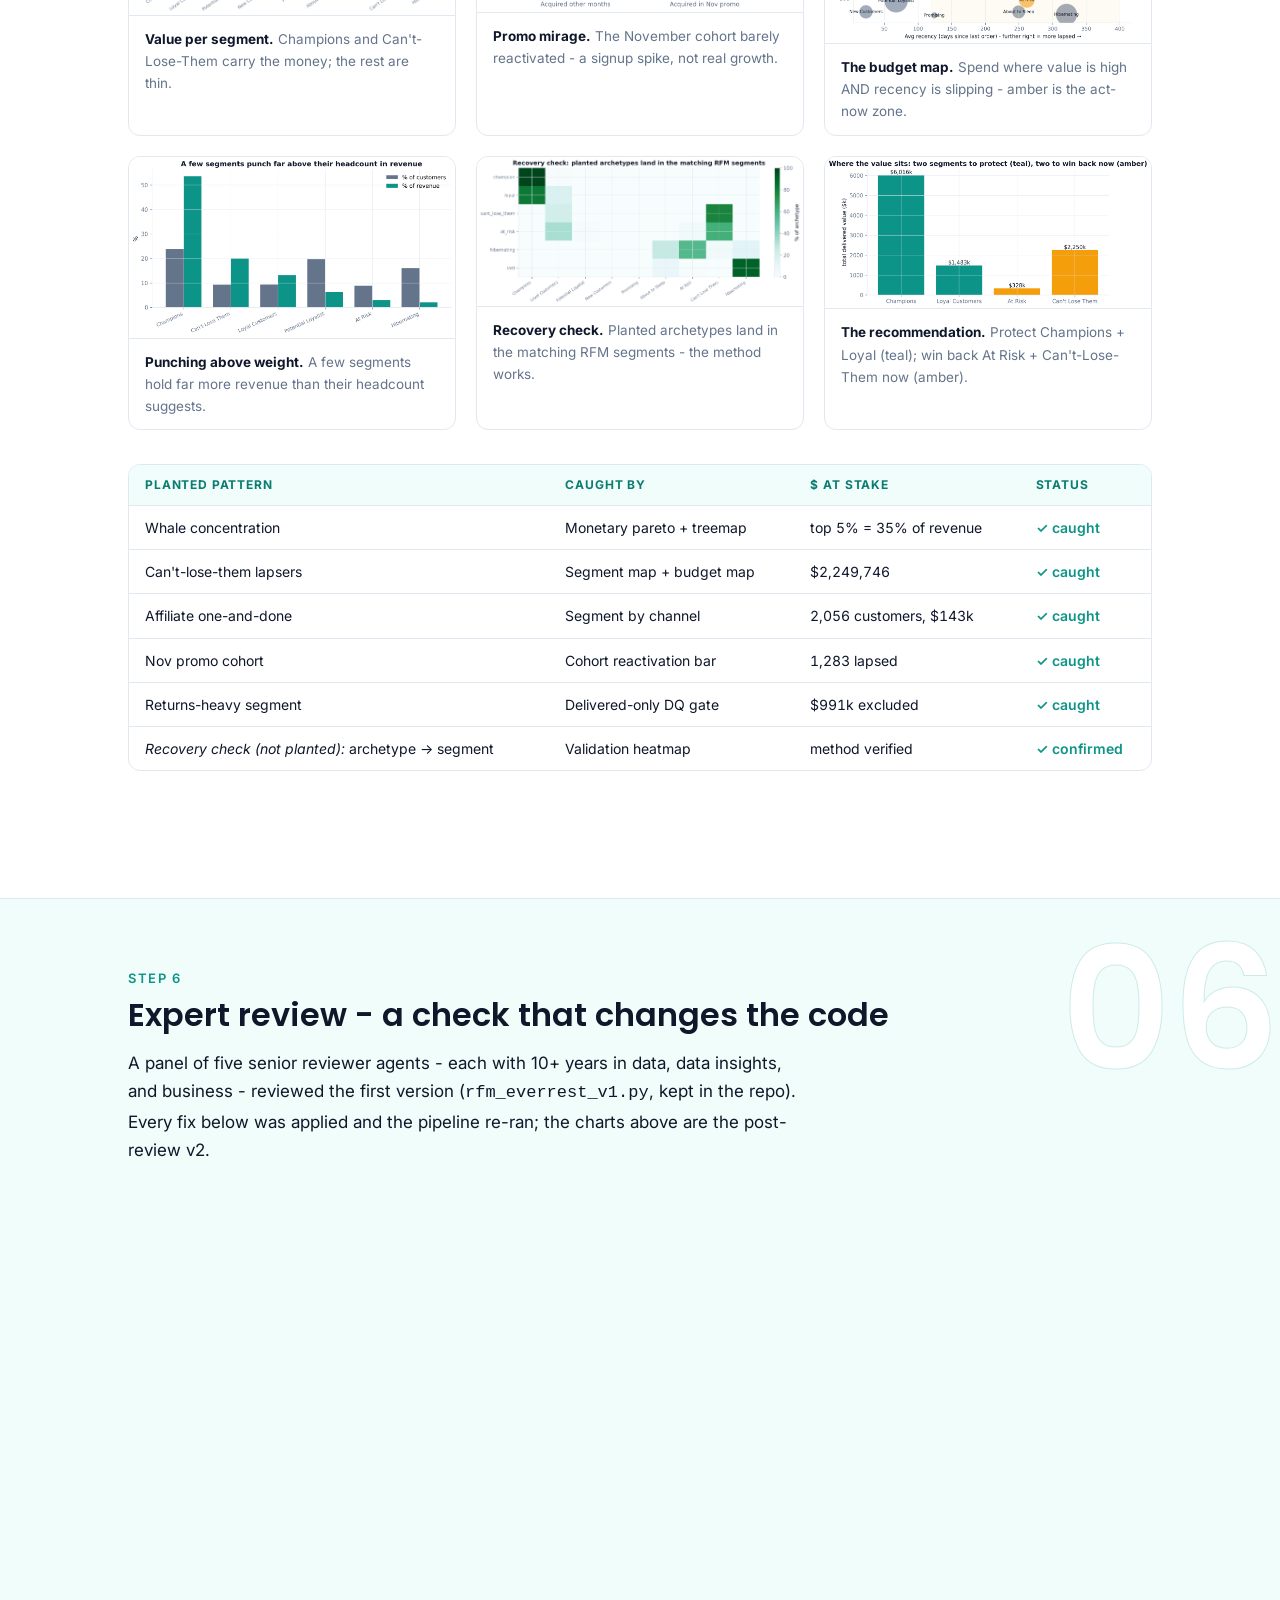
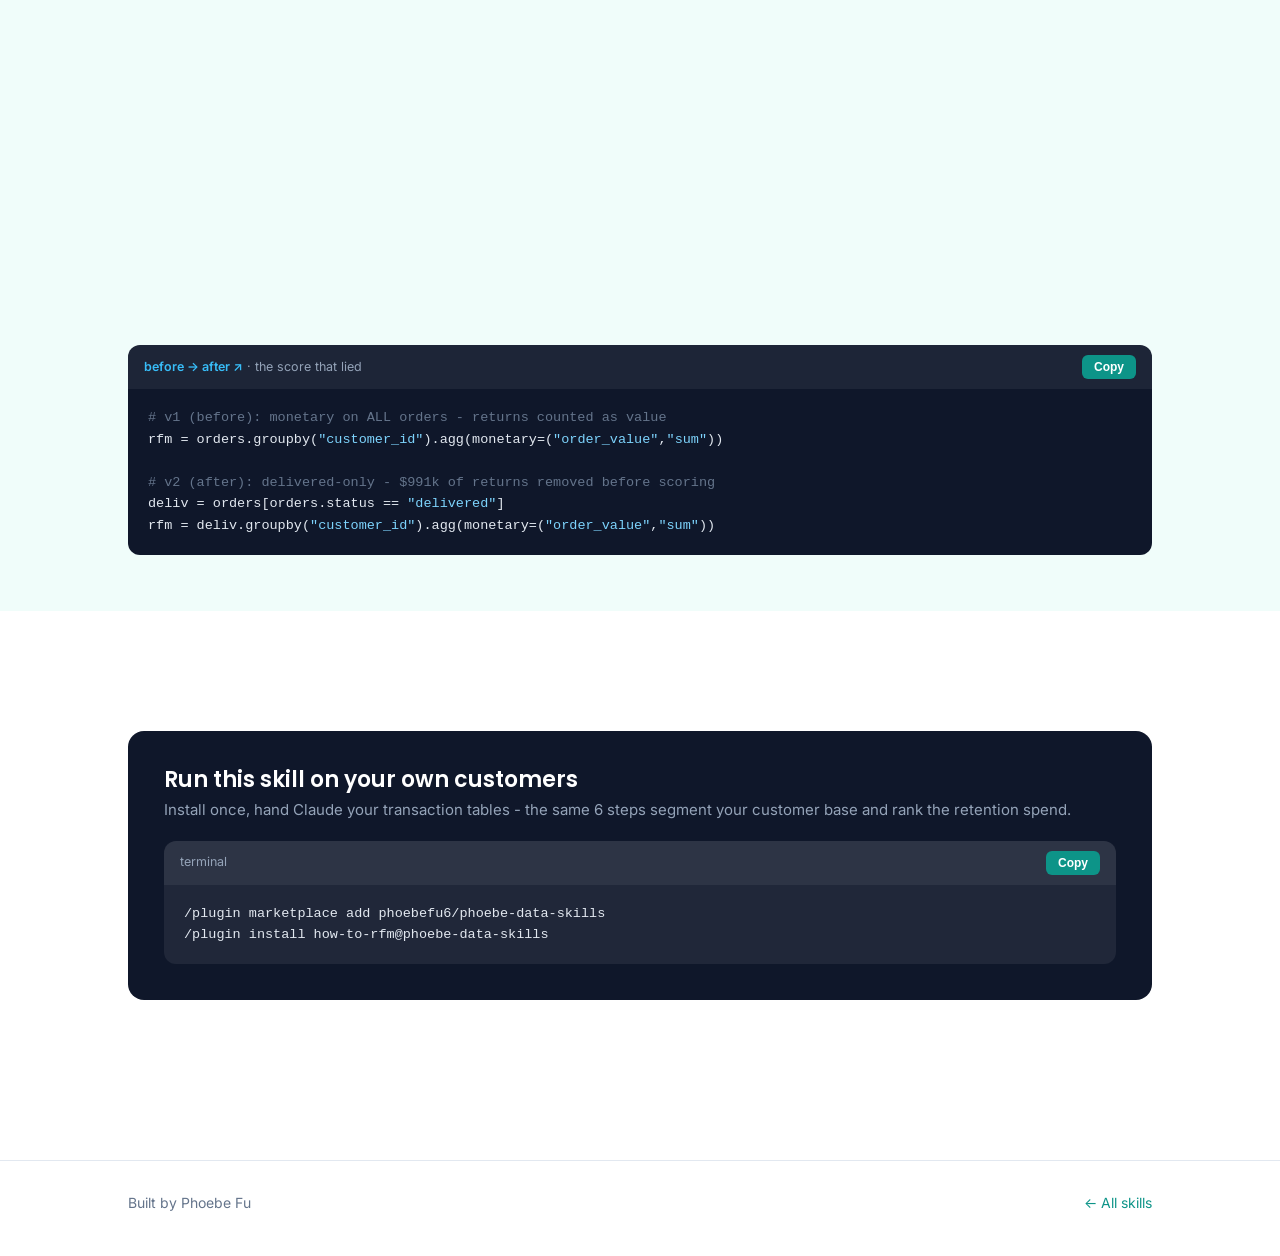
<file: docs/how-to-rfm-using-claude-python/index.html>
<!DOCTYPE html>
<html lang="en">
<head>
<meta charset="UTF-8">
<meta name="viewport" content="width=device-width, initial-scale=1.0">
<meta name="robots" content="noindex">
<title>how-to-RFM-using-claude-python · Phoebe's Data Skills</title>
<link rel="preconnect" href="https://fonts.googleapis.com">
<link href="https://fonts.googleapis.com/css2?family=Poppins:wght@500;600&family=Inter:wght@400;500;600&display=swap" rel="stylesheet">
<link rel="stylesheet" href="../assets/style.css">
</head>
<body>
<div class="progress"></div>
<header class="topbar">
  <div class="wrap">
    <div class="brand"><a href="../" style="color:inherit">phoebe<b>·data·skills</b></a></div>
    <nav>
      <a href="../#skills">All skills</a>
      <a href="#install">Install</a>
    </nav>
  </div>
</header>

<section class="hero" style="padding-bottom:20px">
  <div class="wrap">
    <span class="kicker">Skill walkthrough</span>
    <h1 style="font-size:clamp(30px,4.6vw,48px)">how-to-<span class="tealline">RFM</span>-using-claude-python</h1>
    <p class="lede">One CRM budget decision, one retail platform, six steps. Segment all 20,000 Everrest customers by Recency, Frequency, Monetary - then rank where the retention money should go. Every chart from a real run, seed 42.</p>
    <div class="chiprow" style="margin-top:20px">
      <span class="chip">Case: Everrest · B2B2C retail platform</span>
      <span class="chip">seed = 42</span>
      <span class="chip">pandas · matplotlib</span>
      <span class="chip">classic 5×5 RFM · 11 segments</span>
      <span class="chip">12 chart types</span>
      <span class="chip">6 findings, $-ranked</span>
    </div>

    <div class="rail">
      <div class="rail-step"><div class="rail-node" data-step="1"><a href="#step-1"><div class="rail-circle">1</div><div class="rail-label">Input</div></a></div><div class="rail-connector"></div></div>
      <div class="rail-step"><div class="rail-node" data-step="2"><a href="#step-2"><div class="rail-circle">2</div><div class="rail-label">Sample data</div></a></div><div class="rail-connector"></div></div>
      <div class="rail-step"><div class="rail-node" data-step="3"><a href="#step-3"><div class="rail-circle">3</div><div class="rail-label">Objective</div></a></div><div class="rail-connector"></div></div>
      <div class="rail-step"><div class="rail-node" data-step="4"><a href="#step-4"><div class="rail-circle">4</div><div class="rail-label">Find-skills</div></a></div><div class="rail-connector"></div></div>
      <div class="rail-step"><div class="rail-node" data-step="5"><a href="#step-5"><div class="rail-circle">5</div><div class="rail-label">Code + charts</div></a></div><div class="rail-connector"></div></div>
      <div class="rail-step"><div class="rail-node" data-step="6"><a href="#step-6"><div class="rail-circle">6</div><div class="rail-label">Expert review</div></a></div></div>
    </div>
  </div>
</section>

<!-- STEP 1 -->
<section class="step-section" id="step-1">
  <div class="wrap">
    <div class="step-ghost">01</div>
    <span class="step-tag">Step 1</span>
    <h2 class="step-title">Input - schema + business context</h2>
    <p class="step-body">RFM needs only transaction history. From the Everrest platform we take three tables - customers, orders, order_items - plus one line of context: the CRM team has a fixed Q3 retention budget and wants to know where to spend it. Recency, Frequency and Monetary are all derivable from these three tables alone.</p>
    <div class="tbl-grid">
      <div class="tbl-card reveal"><div class="tbl-name">customers <span class="cnt">20,000 rows</span></div><ul><li><b>customer_id</b> · pk</li><li><b>signup_date</b> · date</li><li><b>channel_id</b> · acquisition channel</li><li><b>region</b> · SEA market</li></ul></div>
      <div class="tbl-card reveal"><div class="tbl-name">orders <span class="cnt">107,417 rows</span></div><ul><li><b>order_id</b> · pk</li><li><b>customer_id</b> · fk</li><li><b>order_ts</b> · timestamp → Recency</li><li><b>status</b> · delivered / returned</li></ul></div>
      <div class="tbl-card reveal"><div class="tbl-name">order_items <span class="cnt">191,762 rows</span></div><ul><li><b>order_id</b> · fk</li><li><b>qty · unit_price · discount</b></li><li><b>→ net = Monetary</b></li></ul></div>
      <div class="tbl-card reveal"><div class="tbl-name">the 3 RFM signals</div><ul><li><b>Recency</b> · days since last order</li><li><b>Frequency</b> · delivered order count</li><li><b>Monetary</b> · total net delivered spend</li></ul></div>
    </div>
  </div>
</section>

<!-- STEP 2 -->
<section class="step-section" id="step-2" style="background:var(--tint)">
  <div class="wrap">
    <div class="step-ghost" style="color:#fff">02</div>
    <span class="step-tag">Step 2</span>
    <h2 class="step-title">Generate sample data - customers with real lifecycles</h2>
    <p class="step-body">A dedicated seeded generator draws every customer from a lifecycle archetype, so an RFM segmentation has real structure to recover. Five patterns are planted on purpose and documented in the generator docstring - Step 5 grades whether the analysis found each one.</p>
    <div class="code-card">
      <div class="code-head"><span><a href="https://github.com/phoebefu6/phoebe-data-skills/blob/main/materials/how-to-rfm/generate_everrest_rfm.py">generate_everrest_rfm.py ↗</a> · excerpt (full script on GitHub)</span><button class="copy-btn">Copy</button></div>
      <pre>rng = np.random.default_rng(<span class="c-str">42</span>)

<span class="c-comment"># each customer drawn into a lifecycle archetype with its own</span>
<span class="c-comment"># frequency / recency / spend ranges</span>
ARCHETYPES = {
    <span class="c-comment">#                  share  freq     recency   spend</span>
    <span class="c-str">"champion"</span>:       (<span class="c-str">0.05</span>, (<span class="c-str">12</span>,<span class="c-str">30</span>), (<span class="c-str">1</span>,<span class="c-str">30</span>),  (<span class="c-str">90</span>,<span class="c-str">260</span>)),
    <span class="c-str">"cant_lose_them"</span>: (<span class="c-str">0.03</span>, (<span class="c-str">8</span>,<span class="c-str">20</span>),  (<span class="c-str">150</span>,<span class="c-str">330</span>),(<span class="c-str">120</span>,<span class="c-str">320</span>)),  <span class="c-comment"># whale lapsers</span>
    <span class="c-str">"hibernating"</span>:    (<span class="c-str">0.14</span>, (<span class="c-str">2</span>,<span class="c-str">4</span>),   (<span class="c-str">200</span>,<span class="c-str">330</span>),(<span class="c-str">30</span>,<span class="c-str">80</span>)),
    <span class="c-comment"># ... 10 archetypes total, seed 42</span>
}</pre>
    </div>
    <div class="quirk-grid">
      <div class="quirk reveal"><b>🐋 Whale concentration</b><span>A small champion + loyal core drives most of the monetary value</span></div>
      <div class="quirk reveal"><b>⏳ Can't-lose-them</b><span>Highest past spenders who have gone quiet - win-back gold</span></div>
      <div class="quirk reveal"><b>🎯 Affiliate one-and-done</b><span>Single low-value order, never returned - over-indexed on affiliate</span></div>
      <div class="quirk reveal"><b>🌊 Nov signup cohort</b><span>Promo-acquired customers who never reactivated</span></div>
      <div class="quirk reveal"><b>↩ Returns-heavy segment</b><span>High order count but net value dragged low by returns</span></div>
    </div>
  </div>
</section>

<!-- STEP 3 -->
<section class="step-section" id="step-3">
  <div class="wrap">
    <div class="step-ghost">03</div>
    <span class="step-tag">Step 3</span>
    <h2 class="step-title">Objective - a budget decision, not a scoring exercise</h2>
    <p class="step-body">RFM is a means, not the goal. The goal is a defensible answer to where the Q3 retention budget goes. Every chart in Step 5 serves one of these sub-questions.</p>
    <div class="objective-banner reveal">
      <div class="q">Which Everrest customers should the CRM team spend its <em>Q3 retention budget</em> on - and which are quietly the most valuable?</div>
      <ul class="subq">
        <li>How concentrated is customer value - is Everrest whale-dependent?</li>
        <li>Which high-value customers are lapsing right now (win them back before they're gone)?</li>
        <li>Which acquisition channel floods us with one-and-done, low-value buyers?</li>
        <li>How big and how valuable is each actionable segment?</li>
        <li>Where does the next dollar of retention budget earn the most?</li>
      </ul>
    </div>
  </div>
</section>

<!-- STEP 4 -->
<section class="step-section" id="step-4" style="background:var(--tint)">
  <div class="wrap">
    <div class="step-ghost" style="color:#fff">04</div>
    <span class="step-tag">Step 4</span>
    <h2 class="step-title">Find-skills - Claude assembles its toolbox</h2>
    <p class="step-body">The tools and skills that serve an RFM segmentation, picked before any code.</p>
    <div class="tool-grid">
      <div class="tool-card reveal"><span class="t-kind">Technique</span><h4>pandas qcut scoring</h4><p>Quintile R/F/M scores 1-5 - the backbone of classic RFM. Rank-break ties on frequency.</p></div>
      <div class="tool-card reveal"><span class="t-kind">Reference</span><h4>11-segment standard map</h4><p>Industry-standard R×FM grid → Champions, Loyal, At Risk, Can't Lose Them, Hibernating, Lost...</p></div>
      <div class="tool-card reveal"><span class="t-kind">Claude skill</span><h4>dataviz discipline</h4><p>Treemap for segment size, bubble map for the budget call - form follows the relationship.</p></div>
      <div class="tool-card reveal"><span class="t-kind">Claude skill</span><h4>schema-to-insights playbook</h4><p>Rank each segment by dollar opportunity, tie every finding to a budget action.</p></div>
    </div>
  </div>
</section>

<!-- STEP 5 -->
<section class="step-section" id="step-5">
  <div class="wrap">
    <div class="step-ghost">05</div>
    <span class="step-tag">Step 5</span>
    <h2 class="step-title">Code + charts - the real run</h2>
    <p class="step-body">Score R/F/M on delivered-only revenue → map to 11 named segments → size and value each → recommend the budget split. 12 chart types, every PNG rendered at 300 DPI from the actual run. Grab the code - one click, copy, run.</p>
    <div class="codelinks reveal">
      <span class="cl-label">Get the code:</span>
      <a class="cl-btn" href="https://github.com/phoebefu6/phoebe-data-skills/blob/main/materials/how-to-rfm/rfm_everrest_v2.py"><span class="gh">▶</span> RFM script (v2)</a>
      <a class="cl-btn ghost" href="https://github.com/phoebefu6/phoebe-data-skills/blob/main/materials/how-to-rfm/generate_everrest_rfm.py"><span class="gh">◆</span> Data generator</a>
      <a class="cl-btn ghost" href="https://github.com/phoebefu6/phoebe-data-skills/blob/main/materials/how-to-rfm/rfm_everrest_v1.py"><span class="gh">◷</span> v1 (pre-review)</a>
      <a class="cl-btn ghost" href="https://github.com/phoebefu6/phoebe-data-skills/tree/main/materials/how-to-rfm"><span class="gh">↗</span> All files</a>
    </div>
    <div class="code-card">
      <div class="code-head"><span><a href="https://github.com/phoebefu6/phoebe-data-skills/blob/main/materials/how-to-rfm/rfm_everrest_v2.py">rfm_everrest_v2.py ↗</a> · scoring + segment map (excerpt)</span><button class="copy-btn">Copy</button></div>
      <pre><span class="c-comment"># DQ gate: score on DELIVERED revenue only - returns are not monetary</span>
deliv = orders[orders.status == <span class="c-str">"delivered"</span>]
rfm = deliv.groupby(<span class="c-str">"customer_id"</span>).agg(
    recency=(<span class="c-str">"order_ts"</span>, <span class="c-kw">lambda</span> s: (REF_DATE - s.max()).days),
    frequency=(<span class="c-str">"order_id"</span>, <span class="c-str">"count"</span>),
    monetary=(<span class="c-str">"order_value"</span>, <span class="c-str">"sum"</span>))

rfm[<span class="c-str">"R"</span>] = pd.qcut(rfm.recency, <span class="c-str">5</span>, labels=[<span class="c-str">5</span>,<span class="c-str">4</span>,<span class="c-str">3</span>,<span class="c-str">2</span>,<span class="c-str">1</span>])
<span class="c-comment"># F on rank so ties don't break qcut; M by spend quintile</span>
<span class="c-comment"># then map (R, FM) -> 11 named segments, value-critical first</span></pre>
    </div>

    <div class="chart-grid">
      <div class="chart-card reveal"><img src="charts/rfm_distributions.png" alt="Three histograms: recency, frequency, monetary distributions"><div class="cap"><b>The three signals.</b> Recency, frequency and monetary, each scored 1-5 by quintile.</div></div>
      <div class="chart-card reveal"><img src="charts/segment_treemap.png" alt="Treemap of 11 RFM segments sized by customers, coloured by total value"><div class="cap"><b>The 11 segments.</b> Champions are the dark block - most customers AND most value. Can't-Lose-Them punches far above its size.</div></div>
      <div class="chart-card reveal"><img src="charts/monetary_pareto.png" alt="Monetary pareto: top 5 percent of customers drive 35 percent of revenue"><div class="cap"><b>Whale check.</b> The top 5% of customers drive 35% of revenue - Everrest is whale-dependent.</div></div>
      <div class="chart-card reveal"><img src="charts/rf_heatmap.png" alt="Recency by Frequency score grid heatmap of customer counts"><div class="cap"><b>The RFM grid.</b> Customers cluster at the corners - the actionable segments live in the extremes.</div></div>
      <div class="chart-card reveal"><img src="charts/recency_frequency.png" alt="Recency vs frequency scatter, Champions and Can't Lose Them highlighted"><div class="cap"><b>Where segments live.</b> Champions cluster low-recency/high-frequency; Can't-Lose-Them drift right and must be pulled back.</div></div>
      <div class="chart-card reveal"><img src="charts/segment_by_channel.png" alt="Stacked bar of segment composition by acquisition channel, affiliate over-indexed on lost"><div class="cap"><b>Affiliate one-and-done.</b> Affiliate over-indexes on Hibernating &amp; Lost - it buys one-and-done, not loyalty.</div></div>
      <div class="chart-card reveal"><img src="charts/monetary_by_segment.png" alt="Box plots of monetary value per segment on log scale"><div class="cap"><b>Value per segment.</b> Champions and Can't-Lose-Them carry the money; the rest are thin.</div></div>
      <div class="chart-card reveal"><img src="charts/nov_cohort.png" alt="Bar chart: November promo cohort barely reactivated vs other months"><div class="cap"><b>Promo mirage.</b> The November cohort barely reactivated - a signup spike, not real growth.</div></div>
      <div class="chart-card reveal"><img src="charts/budget_map.png" alt="Bubble map of segments by average recency and value, amber marks act-now"><div class="cap"><b>The budget map.</b> Spend where value is high AND recency is slipping - amber is the act-now zone.</div></div>
      <div class="chart-card reveal"><img src="charts/share_vs_revenue.png" alt="Grouped bars comparing customer share vs revenue share by segment"><div class="cap"><b>Punching above weight.</b> A few segments hold far more revenue than their headcount suggests.</div></div>
      <div class="chart-card reveal"><img src="charts/validation_heatmap.png" alt="Heatmap validating RFM segments against planted ground-truth archetypes"><div class="cap"><b>Recovery check.</b> Planted archetypes land in the matching RFM segments - the method works.</div></div>
      <div class="chart-card reveal"><img src="charts/value_at_stake.png" alt="Bar chart of value at stake: two segments to protect, two to win back"><div class="cap"><b>The recommendation.</b> Protect Champions + Loyal (teal); win back At Risk + Can't-Lose-Them now (amber).</div></div>
    </div>

    <div class="caught reveal">
      <table>
        <thead><tr><th>Planted pattern</th><th>Caught by</th><th>$ at stake</th><th>Status</th></tr></thead>
        <tbody>
          <tr><td>Whale concentration</td><td>Monetary pareto + treemap</td><td class="num">top 5% = 35% of revenue</td><td class="ok">✓ caught</td></tr>
          <tr><td>Can't-lose-them lapsers</td><td>Segment map + budget map</td><td class="num">$2,249,746</td><td class="ok">✓ caught</td></tr>
          <tr><td>Affiliate one-and-done</td><td>Segment by channel</td><td class="num">2,056 customers, $143k</td><td class="ok">✓ caught</td></tr>
          <tr><td>Nov promo cohort</td><td>Cohort reactivation bar</td><td class="num">1,283 lapsed</td><td class="ok">✓ caught</td></tr>
          <tr><td>Returns-heavy segment</td><td>Delivered-only DQ gate</td><td class="num">$991k excluded</td><td class="ok">✓ caught</td></tr>
          <tr><td><em>Recovery check (not planted):</em> archetype → segment</td><td>Validation heatmap</td><td class="num">method verified</td><td class="ok">✓ confirmed</td></tr>
        </tbody>
      </table>
    </div>
    <div class="codelinks reveal">
      <span class="cl-label">The deliverable:</span>
      <a class="cl-btn ghost" href="https://github.com/phoebefu6/phoebe-data-skills/blob/main/materials/how-to-rfm/findings.md"><span class="gh">↗</span> findings.md - segments ranked by $ at stake</a>
    </div>
  </div>
</section>

<!-- STEP 6 -->
<section class="step-section" id="step-6" style="background:var(--tint)">
  <div class="wrap">
    <div class="step-ghost" style="color:#fff">06</div>
    <span class="step-tag">Step 6</span>
    <h2 class="step-title">Expert review - a check that changes the code</h2>
    <p class="step-body">A panel of five senior reviewer agents - each with 10+ years in data, data insights, and business - reviewed the first version (<code>rfm_everrest_v1.py</code>, kept in the repo). Every fix below was applied and the pipeline re-ran; the charts above are the post-review v2.</p>
    <div class="mentor-grid">
      <div class="mentor-card reveal"><div class="m-name">Senior Data Engineer</div><div class="m-lens">12 yrs · code &amp; pipeline</div><p>"v1 scored monetary on all orders, including returns. A customer who returns half their orders isn't high-value - gate to delivered revenue first."</p><div class="m-fix">Fix applied: monetary + frequency computed on delivered orders only; $991k of returned value excluded.</div></div>
      <div class="mentor-card reveal"><div class="m-name">Analytics Methodology Lead</div><div class="m-lens">10 yrs · scoring rigor</div><p>"Raw RF codes (55 combos) aren't actionable, and qcut on tied frequency counts is unstable. Use rank and map to named segments."</p><div class="m-fix">Fix applied: frequency scored on rank; standard 11-segment map; recency from a fixed reference date.</div></div>
      <div class="mentor-card reveal"><div class="m-name">Data Insights Lead</div><div class="m-lens">11 yrs · segment framing</div><p>"The channel view is missing - that's where the affiliate one-and-done story lives. And a raw RF-code bar has no action attached."</p><div class="m-fix">Fix applied: added segment-by-channel, treemap and budget map; dropped the RF-code bar; every title is a finding.</div></div>
      <div class="mentor-card reveal"><div class="m-name">Commercial / Business Lead</div><div class="m-lens">14 yrs · budget ROI</div><p>"A segmentation the CRM lead can't spend against is a poster. Which segment gets the next dollar, and what's it worth?"</p><div class="m-fix">Fix applied: every segment carries a $ figure; findings.md ranks the budget priorities, Can't-Lose-Them first.</div></div>
      <div class="mentor-card reveal"><div class="m-name">Data QA &amp; Reproducibility</div><div class="m-lens">10 yrs · trust &amp; recall</div><p>"Prove the segments mean something. Check them against the planted archetypes on a clean re-run."</p><div class="m-fix">Fix applied: validation heatmap confirms archetypes land in the matching segments; fixed seed + ref date, byte-identical.</div></div>
    </div>
    <div class="code-card">
      <div class="code-head"><span><a href="https://github.com/phoebefu6/phoebe-data-skills/blob/main/materials/how-to-rfm/rfm_everrest_v2.py">before → after ↗</a> · the score that lied</span><button class="copy-btn">Copy</button></div>
      <pre><span class="c-comment"># v1 (before): monetary on ALL orders - returns counted as value</span>
rfm = orders.groupby(<span class="c-str">"customer_id"</span>).agg(monetary=(<span class="c-str">"order_value"</span>,<span class="c-str">"sum"</span>))

<span class="c-comment"># v2 (after): delivered-only - $991k of returns removed before scoring</span>
deliv = orders[orders.status == <span class="c-str">"delivered"</span>]
rfm = deliv.groupby(<span class="c-str">"customer_id"</span>).agg(monetary=(<span class="c-str">"order_value"</span>,<span class="c-str">"sum"</span>))</pre>
    </div>
  </div>
</section>

<section class="section" id="install">
  <div class="wrap">
    <div class="install">
      <h3>Run this skill on your own customers</h3>
      <p>Install once, hand Claude your transaction tables - the same 6 steps segment your customer base and rank the retention spend.</p>
      <div class="code-card">
        <div class="code-head"><span>terminal</span><button class="copy-btn">Copy</button></div>
        <pre>/plugin marketplace add phoebefu6/phoebe-data-skills
/plugin install how-to-rfm@phoebe-data-skills</pre>
      </div>
    </div>
  </div>
</section>

<footer>
  <div class="wrap">
    <span>Built by Phoebe Fu</span>
    <span><a href="../">← All skills</a></span>
  </div>
</footer>
<script src="../assets/app.js"></script>
</body>
</html>
</file>
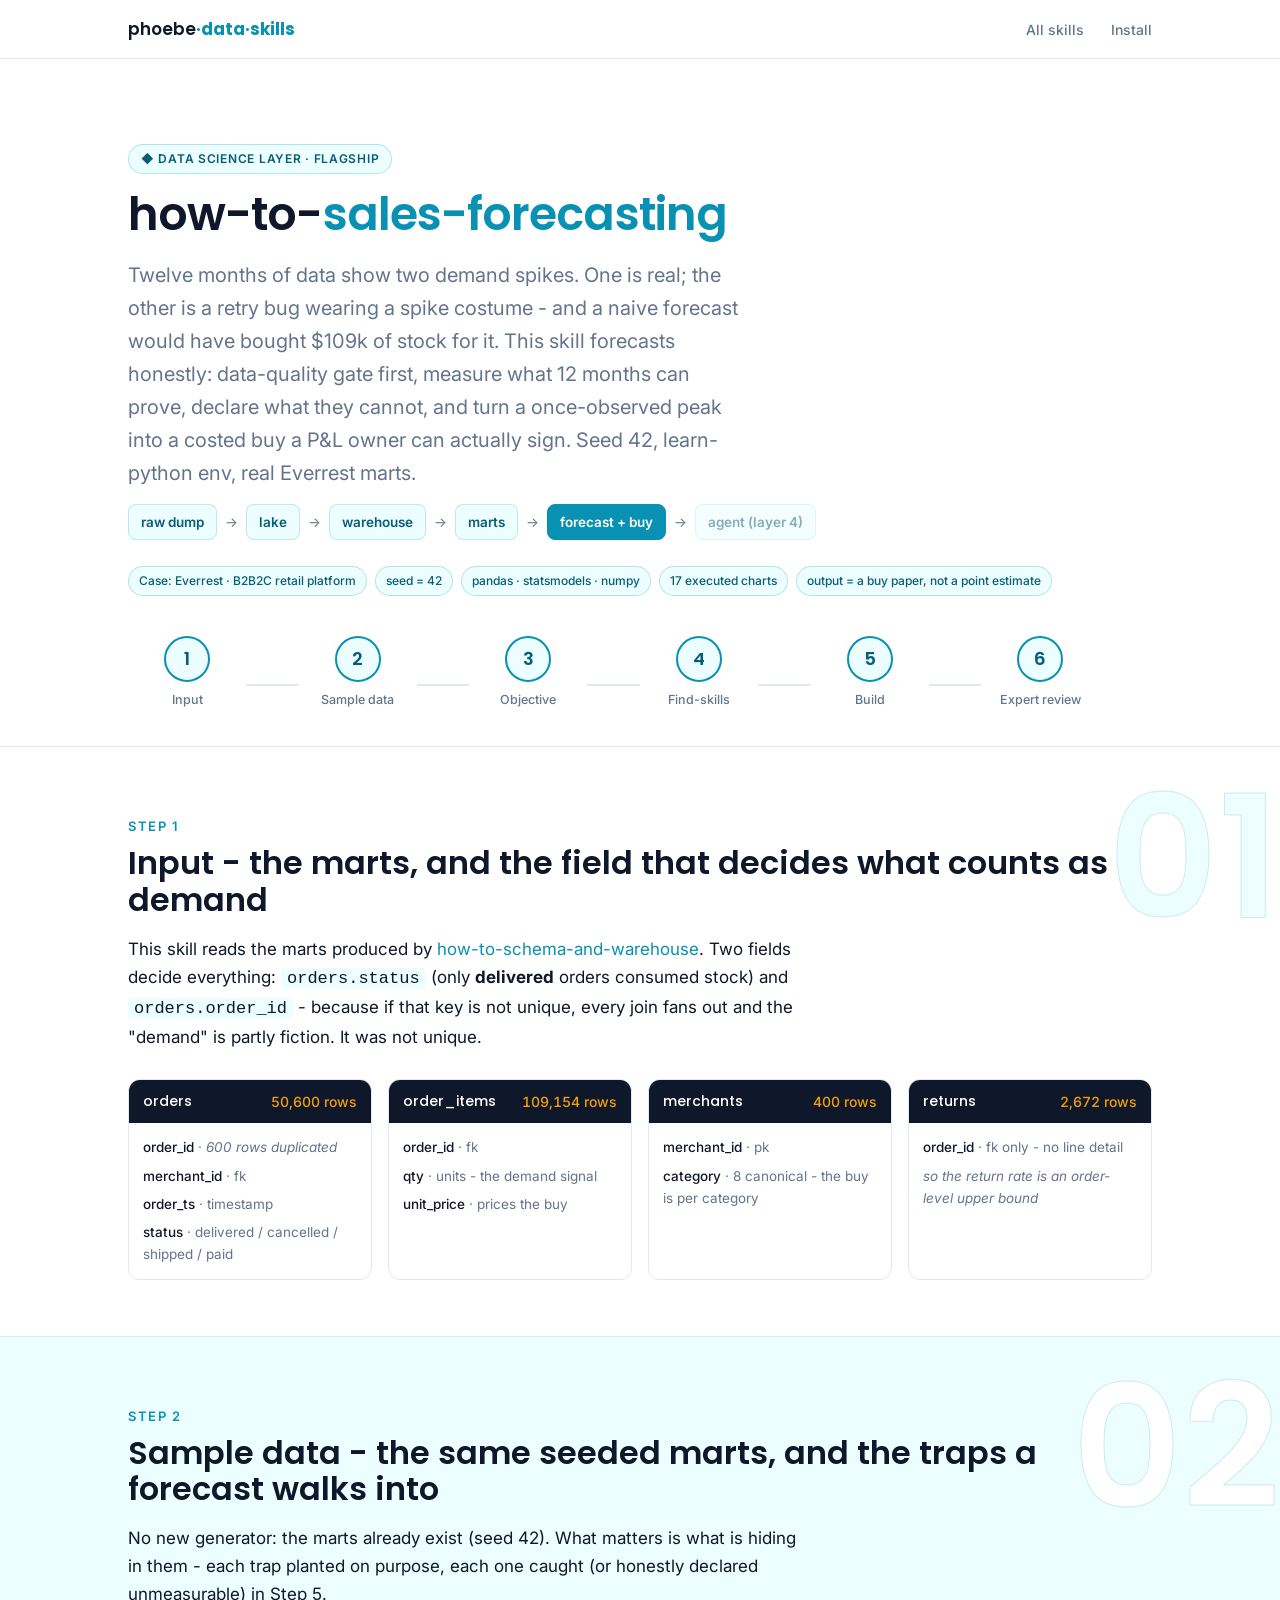
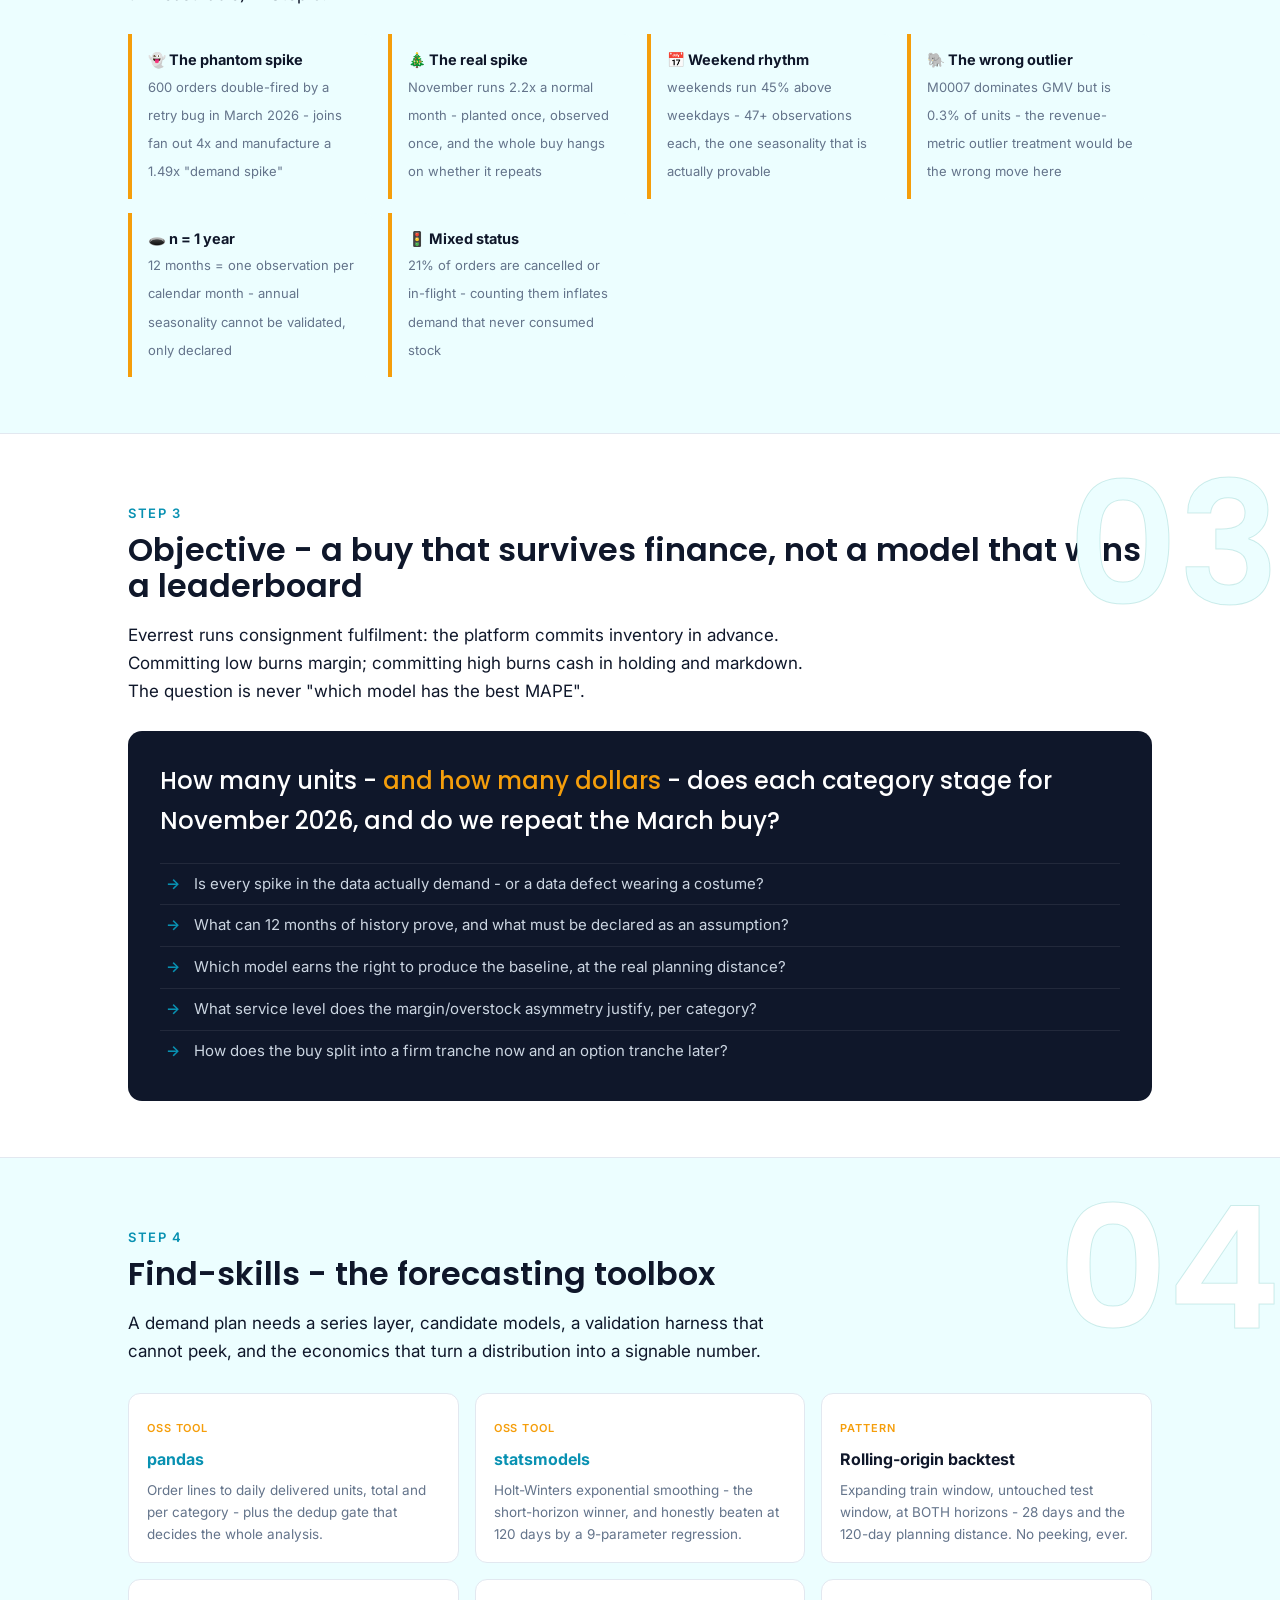
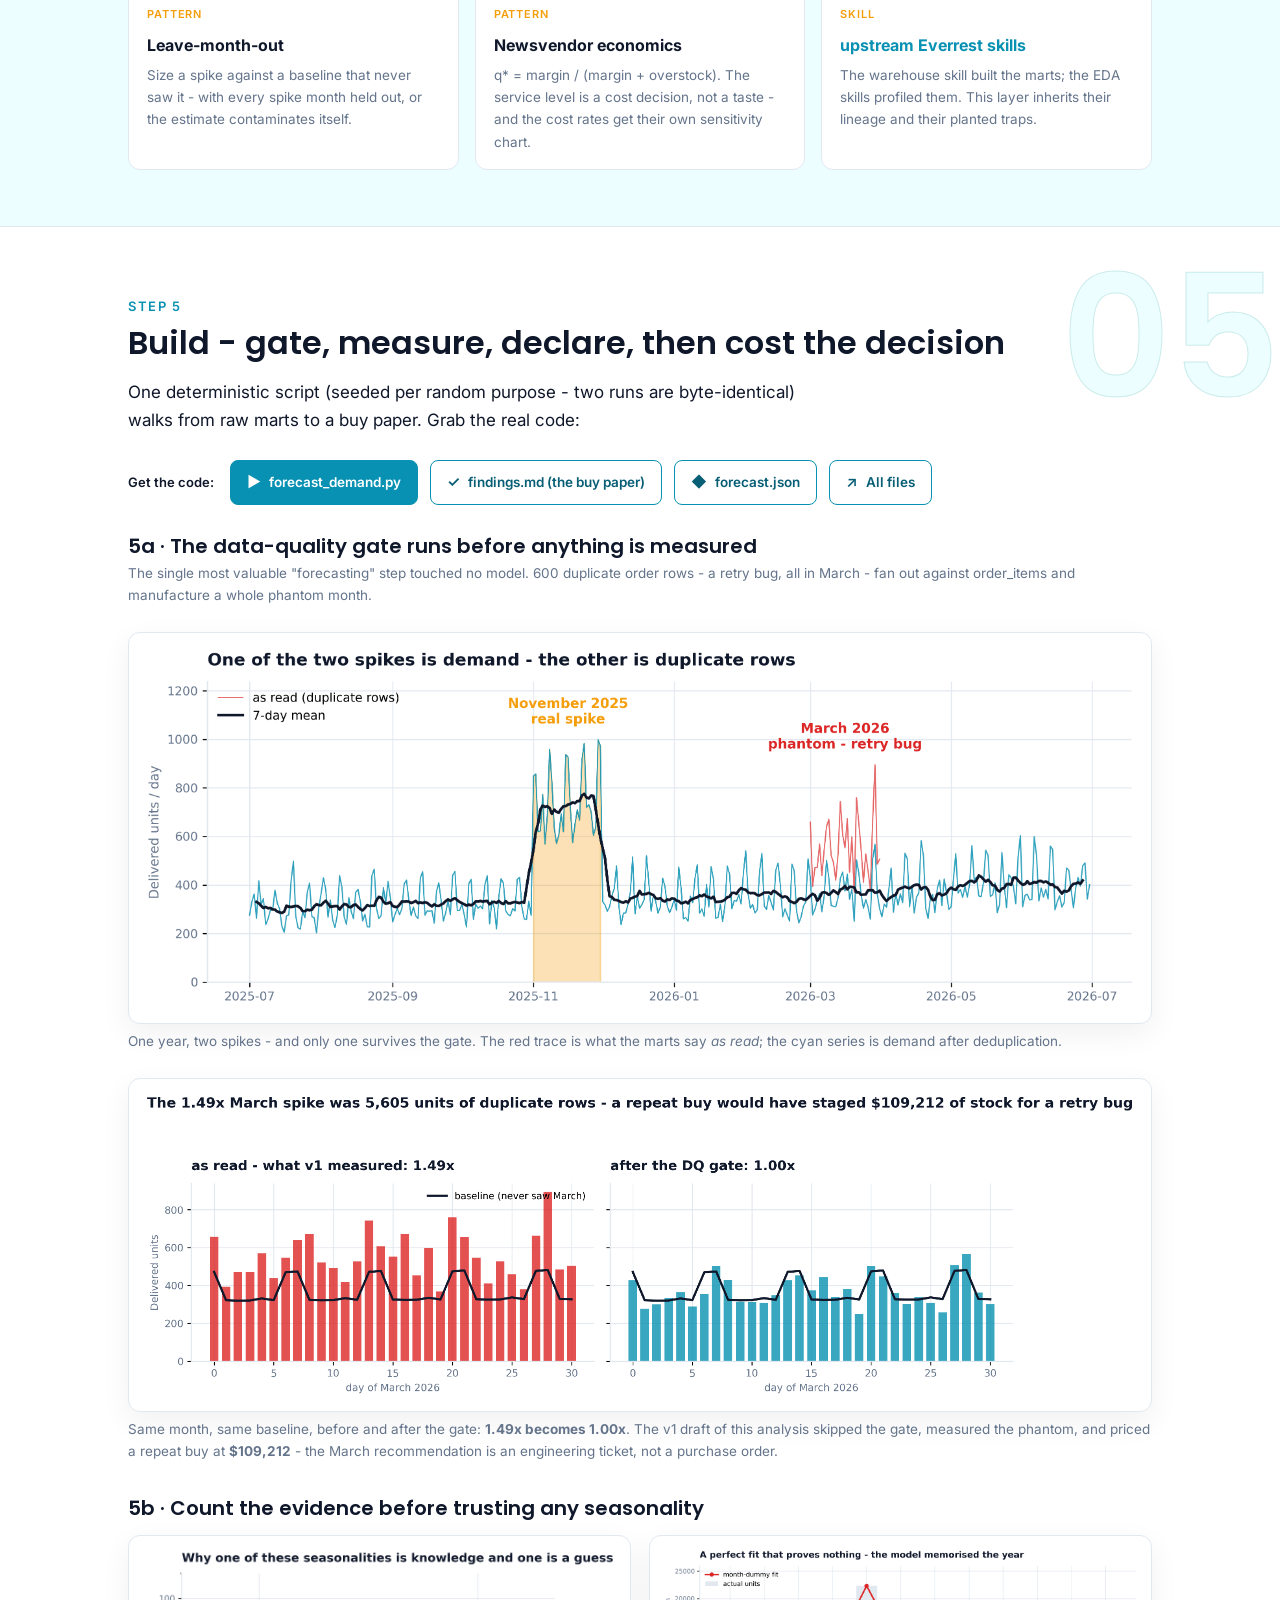
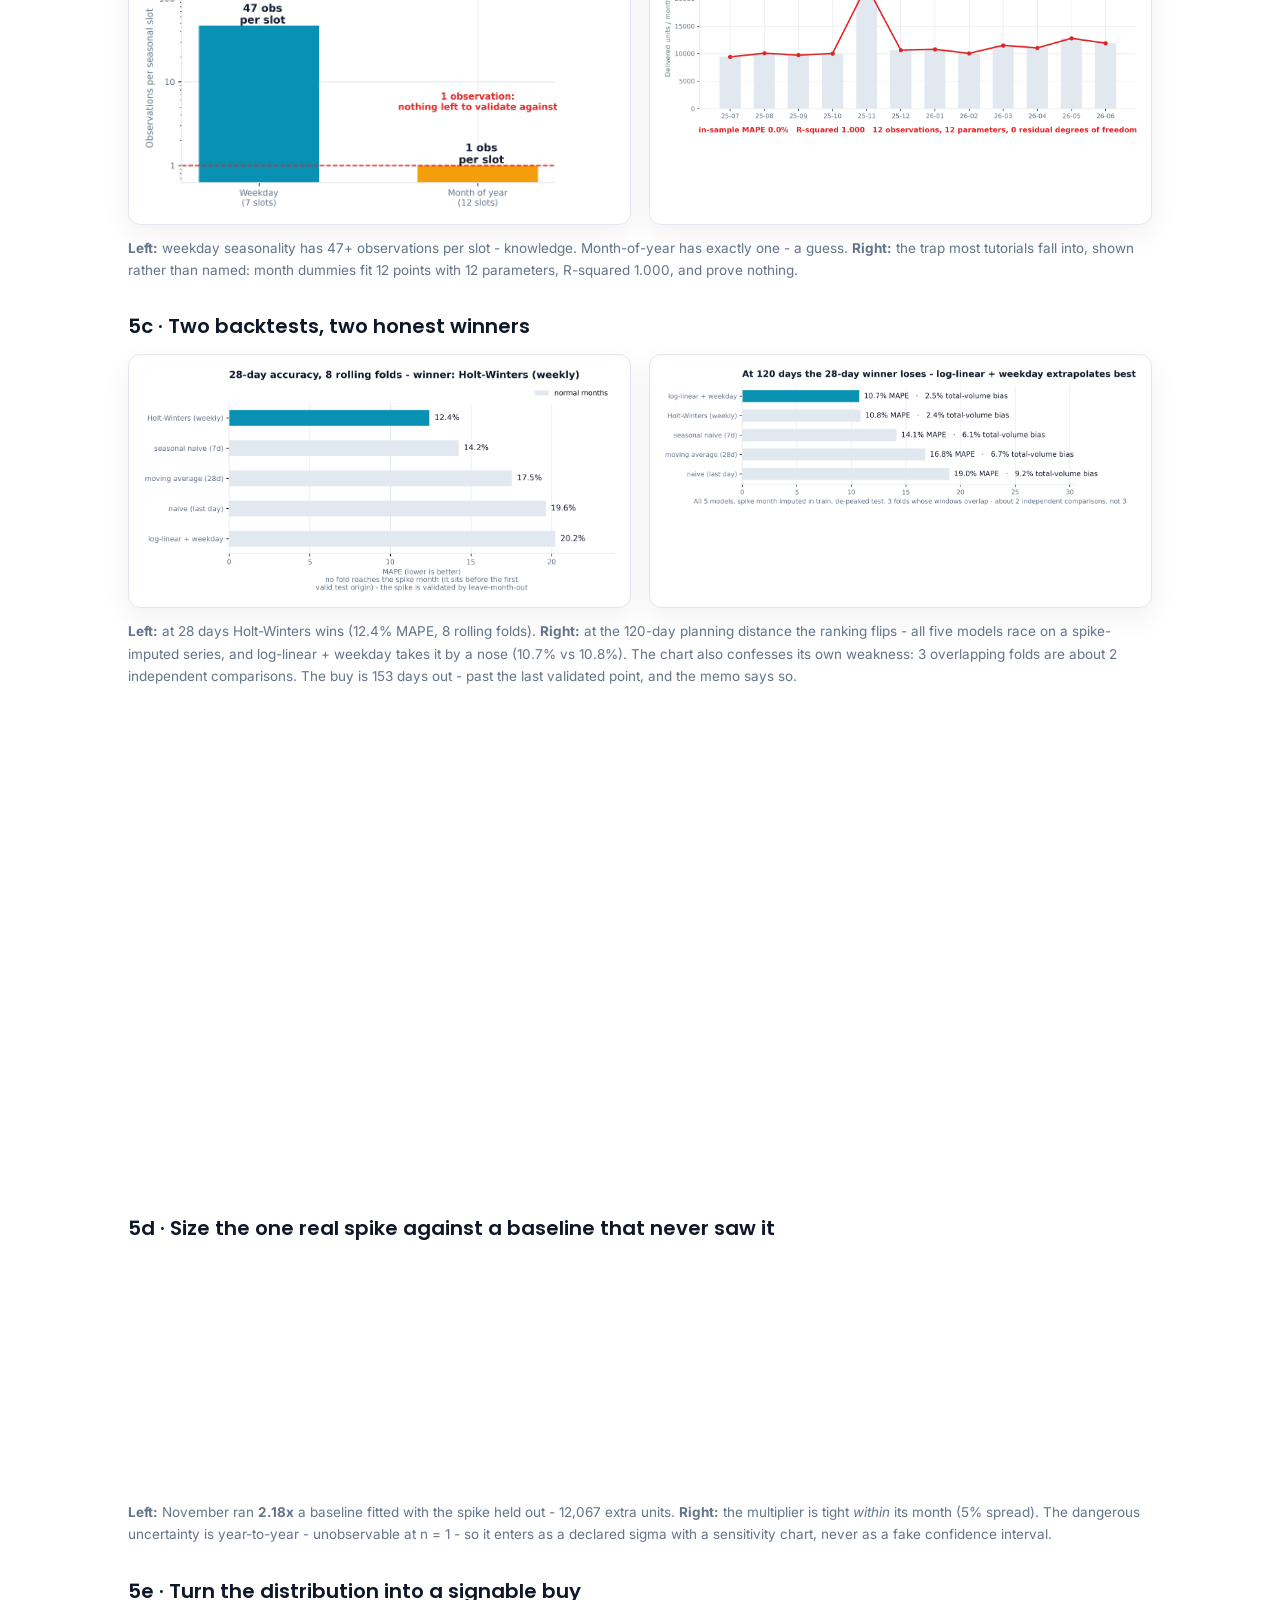
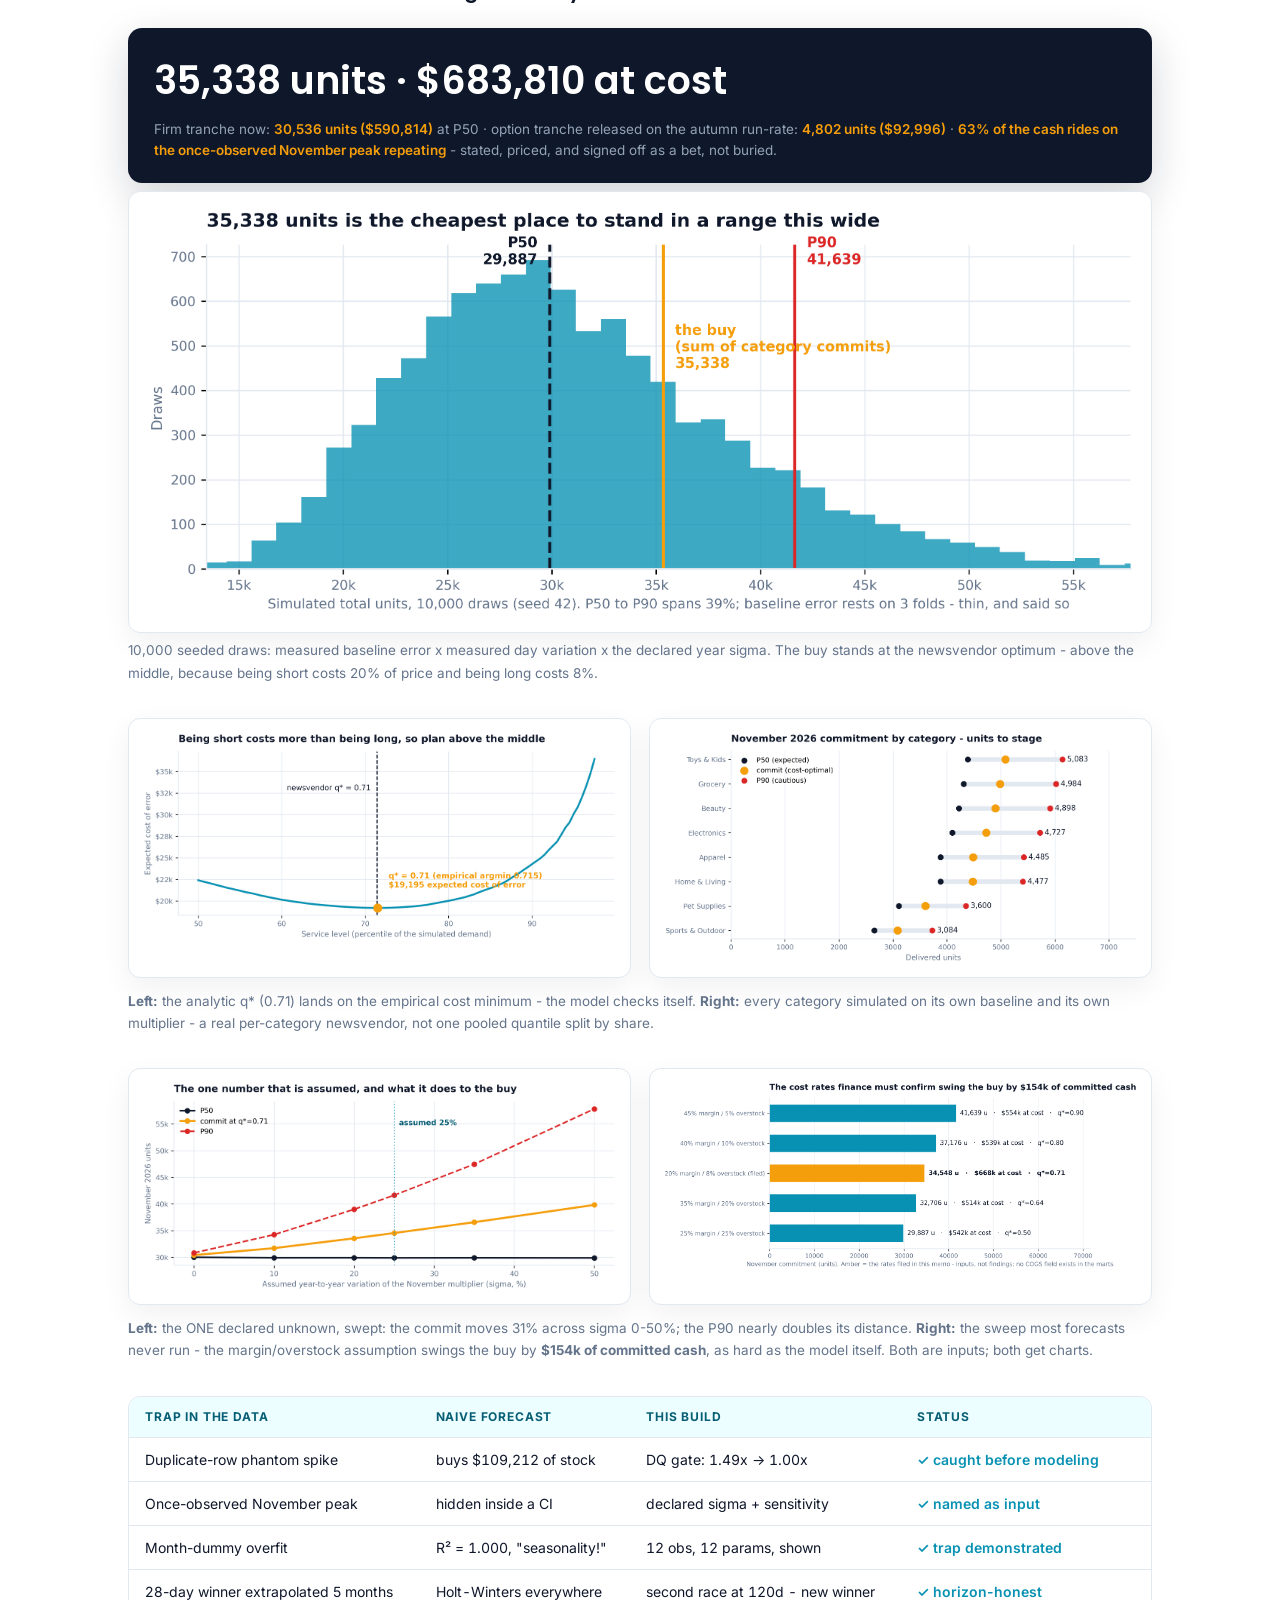
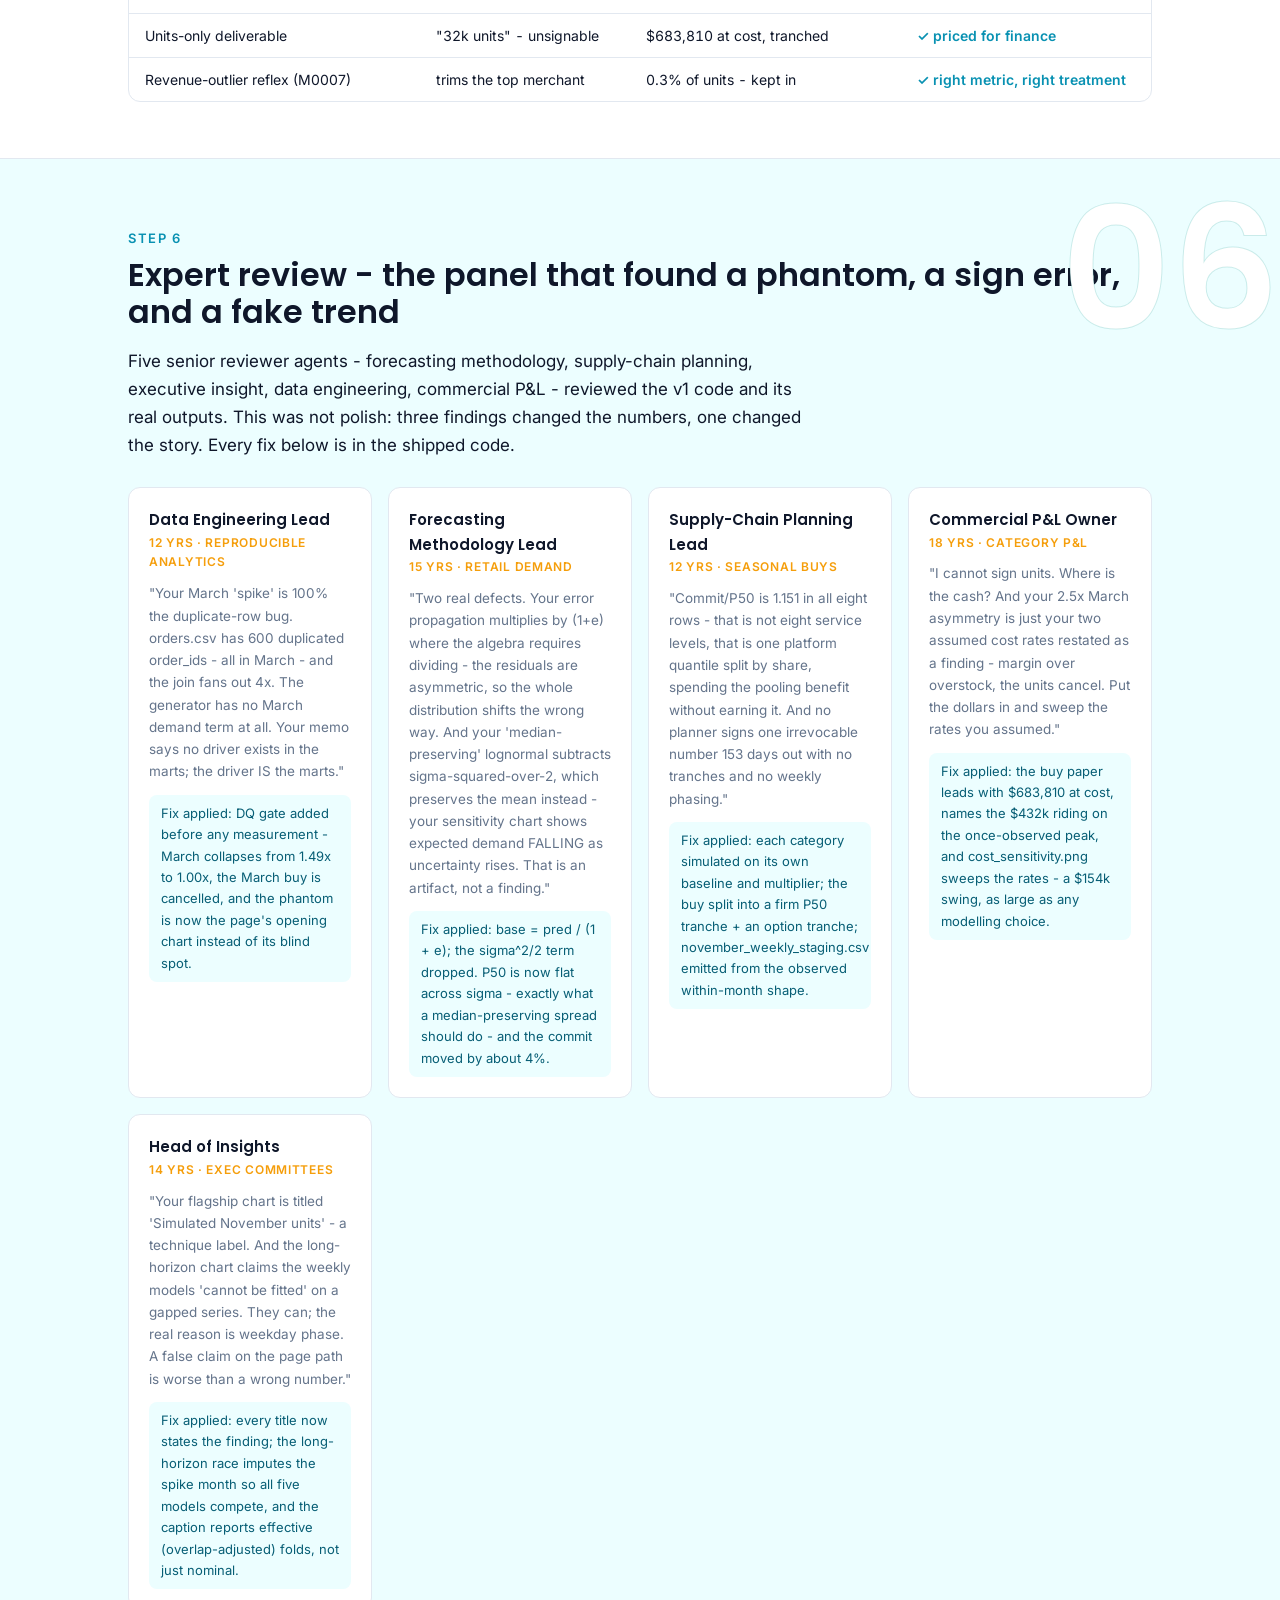
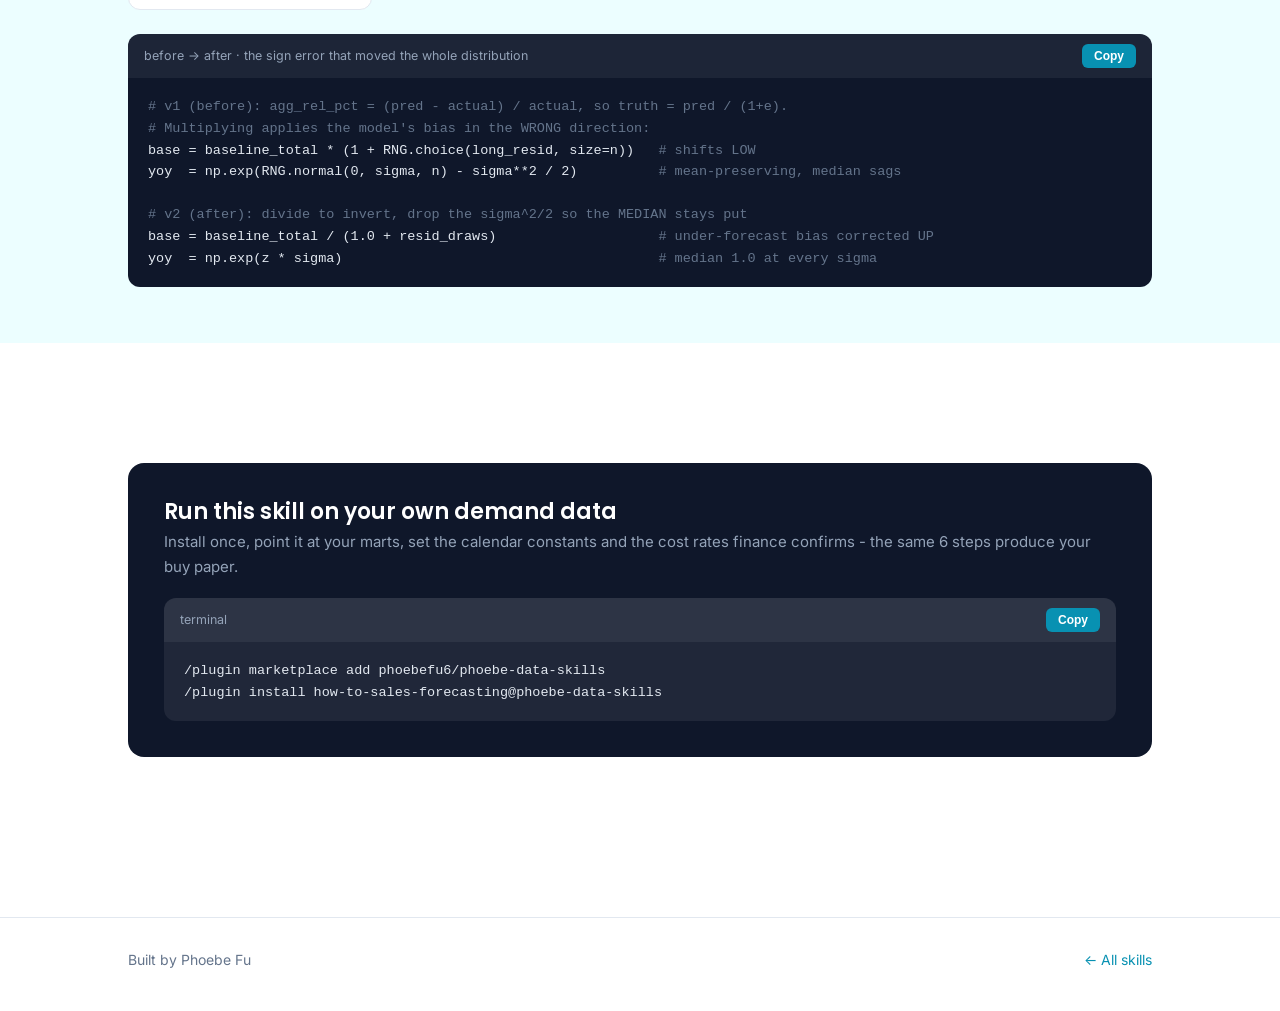
<file: docs/how-to-sales-forecasting/index.html>
<!DOCTYPE html>
<html lang="en">
<head>
<meta charset="UTF-8">
<meta name="viewport" content="width=device-width, initial-scale=1.0">
<meta name="robots" content="noindex">
<title>how-to-sales-forecasting · Phoebe's Data Skills</title>
<link rel="preconnect" href="https://fonts.googleapis.com">
<link href="https://fonts.googleapis.com/css2?family=Poppins:wght@500;600&family=Inter:wght@400;500;600&display=swap" rel="stylesheet">
<link rel="stylesheet" href="../assets/style.css">
<style>
  /* Data Science layer - cyan. Amber = anomaly/flag. */
  :root{ --accent:#0891B2; --accent-dark:#075E75; --tint:#ECFEFF; --highlight:#F59E0B; }
  .layer-badge{display:inline-block;font-size:12px;font-weight:600;letter-spacing:.06em;
    text-transform:uppercase;color:var(--accent-dark);background:var(--tint);
    border:1px solid rgba(8,145,178,.25);border-radius:999px;padding:4px 12px;margin-bottom:14px;}
  .lineage-ribbon{display:flex;flex-wrap:wrap;gap:8px;align-items:center;margin:14px 0 26px;
    font-family:'Inter';font-size:13.5px;font-weight:600;color:var(--accent-dark);}
  .lineage-ribbon span{background:var(--tint);border:1px solid rgba(8,145,178,.2);
    border-radius:8px;padding:6px 12px;}
  .lineage-ribbon span.on{background:var(--accent);color:#fff;border-color:var(--accent);}
  .lineage-ribbon b{color:var(--muted);font-weight:400;}
  .cap-sub{font-size:13.5px;color:var(--muted);margin:0 0 26px;}
  .frame{border:1px solid var(--hairline);border-radius:12px;overflow:hidden;margin:8px 0 6px;
    box-shadow:0 10px 30px rgba(15,23,42,.06);background:#fff;}
  .frame img{width:100%;display:block;cursor:zoom-in;}
  .frame.pad{padding:10px;}
  .ba-grid{display:grid;grid-template-columns:1fr 1fr;gap:18px;margin:8px 0 6px;}
  @media(max-width:760px){.ba-grid{grid-template-columns:1fr;}}
  .decision-band{background:var(--ink);color:#E2E8F0;border-radius:14px;padding:22px 26px;
    margin:26px 0 8px;box-shadow:0 14px 40px rgba(15,23,42,.18);}
  .decision-band .num{font-family:'Poppins';font-weight:600;font-size:clamp(26px,3.4vw,38px);
    color:#fff;font-variant-numeric:tabular-nums;}
  .decision-band .sub{font-size:13.5px;color:#94A3B8;margin-top:6px;line-height:1.55;}
  .decision-band em{color:var(--highlight);font-style:normal;font-weight:600;}
  .memo-tbl{margin-top:14px;border:1px solid var(--hairline);border-radius:12px;overflow:auto;}
  .memo-tbl table{width:100%;border-collapse:collapse;font-size:13.5px;min-width:680px;}
  .memo-tbl th{background:var(--tint);text-align:left;padding:10px 14px;font-size:11.5px;
    text-transform:uppercase;letter-spacing:.06em;color:var(--accent-dark);white-space:nowrap;}
  .memo-tbl td{padding:10px 14px;border-top:1px solid var(--hairline);font-variant-numeric:tabular-nums;}
  .memo-tbl td b{color:var(--ink);}
  /* scoreboard scrolls inside its own frame on small screens */
  .caught{overflow-x:auto;}
  .caught table{min-width:640px;}
</style>
</head>
<body>
<div class="progress"></div>
<header class="topbar">
  <div class="wrap">
    <div class="brand"><a href="../" style="color:inherit">phoebe<b>·data·skills</b></a></div>
    <nav>
      <a href="../#skills">All skills</a>
      <a href="#install">Install</a>
    </nav>
  </div>
</header>

<section class="hero" style="padding-bottom:20px">
  <div class="wrap">
    <span class="layer-badge">◆ Data Science layer · flagship</span>
    <h1 style="font-size:clamp(28px,4.4vw,46px)">how-to-<span class="tealline">sales-forecasting</span></h1>
    <p class="lede">Twelve months of data show two demand spikes. One is real; the other is a retry bug wearing a spike costume - and a naive forecast would have bought $109k of stock for it. This skill forecasts honestly: data-quality gate first, measure what 12 months can prove, declare what they cannot, and turn a once-observed peak into a costed buy a P&amp;L owner can actually sign. Seed 42, learn-python env, real Everrest marts.</p>
    <div class="lineage-ribbon">
      <span>raw dump</span><b>→</b><span>lake</span><b>→</b><span>warehouse</span><b>→</b><span>marts</span><b>→</b><span class="on">forecast + buy</span><b>→</b><span style="opacity:.5">agent (layer 4)</span>
    </div>
    <div class="chiprow" style="margin-top:6px">
      <span class="chip">Case: Everrest · B2B2C retail platform</span>
      <span class="chip">seed = 42</span>
      <span class="chip">pandas · statsmodels · numpy</span>
      <span class="chip">17 executed charts</span>
      <span class="chip">output = a buy paper, not a point estimate</span>
    </div>

    <div class="rail">
      <div class="rail-step"><div class="rail-node" data-step="1"><a href="#step-1"><div class="rail-circle">1</div><div class="rail-label">Input</div></a></div><div class="rail-connector"></div></div>
      <div class="rail-step"><div class="rail-node" data-step="2"><a href="#step-2"><div class="rail-circle">2</div><div class="rail-label">Sample data</div></a></div><div class="rail-connector"></div></div>
      <div class="rail-step"><div class="rail-node" data-step="3"><a href="#step-3"><div class="rail-circle">3</div><div class="rail-label">Objective</div></a></div><div class="rail-connector"></div></div>
      <div class="rail-step"><div class="rail-node" data-step="4"><a href="#step-4"><div class="rail-circle">4</div><div class="rail-label">Find-skills</div></a></div><div class="rail-connector"></div></div>
      <div class="rail-step"><div class="rail-node" data-step="5"><a href="#step-5"><div class="rail-circle">5</div><div class="rail-label">Build</div></a></div><div class="rail-connector"></div></div>
      <div class="rail-step"><div class="rail-node" data-step="6"><a href="#step-6"><div class="rail-circle">6</div><div class="rail-label">Expert review</div></a></div></div>
    </div>
  </div>
</section>

<!-- STEP 1 -->
<section class="step-section" id="step-1">
  <div class="wrap">
    <div class="step-ghost">01</div>
    <span class="step-tag">Step 1</span>
    <h2 class="step-title">Input - the marts, and the field that decides what counts as demand</h2>
    <p class="step-body">This skill reads the marts produced by <a href="../how-to-schema-and-warehouse/">how-to-schema-and-warehouse</a>. Two fields decide everything: <code style="background:var(--tint);padding:1px 6px;border-radius:5px">orders.status</code> (only <b>delivered</b> orders consumed stock) and <code style="background:var(--tint);padding:1px 6px;border-radius:5px">orders.order_id</code> - because if that key is not unique, every join fans out and the "demand" is partly fiction. It was not unique.</p>
    <div class="tbl-grid">
      <div class="tbl-card reveal"><div class="tbl-name">orders <span class="cnt">50,600 rows</span></div><ul><li><b>order_id</b> · <em>600 rows duplicated</em></li><li><b>merchant_id</b> · fk</li><li><b>order_ts</b> · timestamp</li><li><b>status</b> · delivered / cancelled / shipped / paid</li></ul></div>
      <div class="tbl-card reveal"><div class="tbl-name">order_items <span class="cnt">109,154 rows</span></div><ul><li><b>order_id</b> · fk</li><li><b>qty</b> · units - the demand signal</li><li><b>unit_price</b> · prices the buy</li></ul></div>
      <div class="tbl-card reveal"><div class="tbl-name">merchants <span class="cnt">400 rows</span></div><ul><li><b>merchant_id</b> · pk</li><li><b>category</b> · 8 canonical - the buy is per category</li></ul></div>
      <div class="tbl-card reveal"><div class="tbl-name">returns <span class="cnt">2,672 rows</span></div><ul><li><b>order_id</b> · fk only - no line detail</li><li><em>so the return rate is an order-level upper bound</em></li></ul></div>
    </div>
  </div>
</section>

<!-- STEP 2 -->
<section class="step-section" id="step-2" style="background:var(--tint)">
  <div class="wrap">
    <div class="step-ghost" style="color:#fff">02</div>
    <span class="step-tag">Step 2</span>
    <h2 class="step-title">Sample data - the same seeded marts, and the traps a forecast walks into</h2>
    <p class="step-body">No new generator: the marts already exist (seed 42). What matters is what is hiding in them - each trap planted on purpose, each one caught (or honestly declared unmeasurable) in Step 5.</p>
    <div class="quirk-grid">
      <div class="quirk reveal"><b>👻 The phantom spike</b><span>600 orders double-fired by a retry bug in March 2026 - joins fan out 4x and manufacture a 1.49x "demand spike"</span></div>
      <div class="quirk reveal"><b>🎄 The real spike</b><span>November runs 2.2x a normal month - planted once, observed once, and the whole buy hangs on whether it repeats</span></div>
      <div class="quirk reveal"><b>📅 Weekend rhythm</b><span>weekends run 45% above weekdays - 47+ observations each, the one seasonality that is actually provable</span></div>
      <div class="quirk reveal"><b>🐘 The wrong outlier</b><span>M0007 dominates GMV but is 0.3% of units - the revenue-metric outlier treatment would be the wrong move here</span></div>
      <div class="quirk reveal"><b>🕳️ n = 1 year</b><span>12 months = one observation per calendar month - annual seasonality cannot be validated, only declared</span></div>
      <div class="quirk reveal"><b>🚦 Mixed status</b><span>21% of orders are cancelled or in-flight - counting them inflates demand that never consumed stock</span></div>
    </div>
  </div>
</section>

<!-- STEP 3 -->
<section class="step-section" id="step-3">
  <div class="wrap">
    <div class="step-ghost">03</div>
    <span class="step-tag">Step 3</span>
    <h2 class="step-title">Objective - a buy that survives finance, not a model that wins a leaderboard</h2>
    <p class="step-body">Everrest runs consignment fulfilment: the platform commits inventory in advance. Committing low burns margin; committing high burns cash in holding and markdown. The question is never "which model has the best MAPE".</p>
    <div class="objective-banner reveal">
      <div class="q">How many units - <em>and how many dollars</em> - does each category stage for November 2026, and do we repeat the March buy?</div>
      <ul class="subq">
        <li>Is every spike in the data actually demand - or a data defect wearing a costume?</li>
        <li>What can 12 months of history prove, and what must be declared as an assumption?</li>
        <li>Which model earns the right to produce the baseline, at the real planning distance?</li>
        <li>What service level does the margin/overstock asymmetry justify, per category?</li>
        <li>How does the buy split into a firm tranche now and an option tranche later?</li>
      </ul>
    </div>
  </div>
</section>

<!-- STEP 4 -->
<section class="step-section" id="step-4" style="background:var(--tint)">
  <div class="wrap">
    <div class="step-ghost" style="color:#fff">04</div>
    <span class="step-tag">Step 4</span>
    <h2 class="step-title">Find-skills - the forecasting toolbox</h2>
    <p class="step-body">A demand plan needs a series layer, candidate models, a validation harness that cannot peek, and the economics that turn a distribution into a signable number.</p>
    <div class="tool-grid">
      <div class="tool-card reveal"><span class="t-kind">OSS tool</span><h4><a href="https://github.com/pandas-dev/pandas">pandas</a></h4><p>Order lines to daily delivered units, total and per category - plus the dedup gate that decides the whole analysis.</p></div>
      <div class="tool-card reveal"><span class="t-kind">OSS tool</span><h4><a href="https://github.com/statsmodels/statsmodels">statsmodels</a></h4><p>Holt-Winters exponential smoothing - the short-horizon winner, and honestly beaten at 120 days by a 9-parameter regression.</p></div>
      <div class="tool-card reveal"><span class="t-kind">Pattern</span><h4>Rolling-origin backtest</h4><p>Expanding train window, untouched test window, at BOTH horizons - 28 days and the 120-day planning distance. No peeking, ever.</p></div>
      <div class="tool-card reveal"><span class="t-kind">Pattern</span><h4>Leave-month-out</h4><p>Size a spike against a baseline that never saw it - with every spike month held out, or the estimate contaminates itself.</p></div>
      <div class="tool-card reveal"><span class="t-kind">Pattern</span><h4>Newsvendor economics</h4><p>q* = margin / (margin + overstock). The service level is a cost decision, not a taste - and the cost rates get their own sensitivity chart.</p></div>
      <div class="tool-card reveal"><span class="t-kind">Skill</span><h4><a href="https://github.com/phoebefu6/phoebe-data-skills">upstream Everrest skills</a></h4><p>The warehouse skill built the marts; the EDA skills profiled them. This layer inherits their lineage and their planted traps.</p></div>
    </div>
  </div>
</section>

<!-- STEP 5 -->
<section class="step-section" id="step-5">
  <div class="wrap">
    <div class="step-ghost">05</div>
    <span class="step-tag">Step 5</span>
    <h2 class="step-title">Build - gate, measure, declare, then cost the decision</h2>
    <p class="step-body">One deterministic script (seeded per random purpose - two runs are byte-identical) walks from raw marts to a buy paper. Grab the real code:</p>
    <div class="codelinks reveal">
      <span class="cl-label">Get the code:</span>
      <a class="cl-btn" href="https://github.com/phoebefu6/phoebe-data-skills/blob/main/materials/how-to-sales-forecasting/forecast_demand.py"><span class="gh">▶</span> forecast_demand.py</a>
      <a class="cl-btn ghost" href="https://github.com/phoebefu6/phoebe-data-skills/blob/main/materials/how-to-sales-forecasting/output/findings.md"><span class="gh">✓</span> findings.md (the buy paper)</a>
      <a class="cl-btn ghost" href="https://github.com/phoebefu6/phoebe-data-skills/blob/main/materials/how-to-sales-forecasting/output/forecast.json"><span class="gh">◆</span> forecast.json</a>
      <a class="cl-btn ghost" href="https://github.com/phoebefu6/phoebe-data-skills/tree/main/materials/how-to-sales-forecasting"><span class="gh">↗</span> All files</a>
    </div>

    <h3 style="font-family:'Poppins';font-weight:600;margin:30px 0 4px;color:var(--ink)">5a · The data-quality gate runs before anything is measured</h3>
    <p class="cap-sub">The single most valuable "forecasting" step touched no model. 600 duplicate order rows - a retry bug, all in March - fan out against order_items and manufacture a whole phantom month.</p>
    <div class="frame pad reveal"><img src="charts/daily_series.png" alt="Daily delivered units across twelve months with the November spike shaded amber as real and the March spike drawn in red as duplicate rows"></div>
    <p class="cap-sub">One year, two spikes - and only one survives the gate. The red trace is what the marts say <em>as read</em>; the cyan series is demand after deduplication.</p>
    <div class="frame pad reveal"><img src="charts/phantom_march.png" alt="Two panels of March 2026 daily units, before the gate at 1.49 times baseline in red and after the gate at 1.00 times baseline in cyan"></div>
    <p class="cap-sub">Same month, same baseline, before and after the gate: <b>1.49x becomes 1.00x</b>. The v1 draft of this analysis skipped the gate, measured the phantom, and priced a repeat buy at <b>$109,212</b> - the March recommendation is an engineering ticket, not a purchase order.</p>

    <h3 style="font-family:'Poppins';font-weight:600;margin:34px 0 4px;color:var(--ink)">5b · Count the evidence before trusting any seasonality</h3>
    <div class="ba-grid">
      <div class="frame pad reveal"><img src="charts/evidence_count.png" alt="Log-scale bar chart comparing 47 observations per weekday slot against 1 observation per month-of-year slot"></div>
      <div class="frame pad reveal"><img src="charts/leak_monthly.png" alt="Monthly units with a twelve-parameter month-dummy fit passing through every point exactly, labeled zero residual degrees of freedom"></div>
    </div>
    <p class="cap-sub"><b>Left:</b> weekday seasonality has 47+ observations per slot - knowledge. Month-of-year has exactly one - a guess. <b>Right:</b> the trap most tutorials fall into, shown rather than named: month dummies fit 12 points with 12 parameters, R-squared 1.000, and prove nothing.</p>

    <h3 style="font-family:'Poppins';font-weight:600;margin:34px 0 4px;color:var(--ink)">5c · Two backtests, two honest winners</h3>
    <div class="ba-grid">
      <div class="frame pad reveal"><img src="charts/model_mape.png" alt="Horizontal bars of 28-day MAPE for five models, Holt-Winters weekly first at 12.4 percent"></div>
      <div class="frame pad reveal"><img src="charts/long_horizon.png" alt="Horizontal bars of 120-day MAPE for all five models, log-linear plus weekday first at 10.7 percent just ahead of Holt-Winters"></div>
    </div>
    <p class="cap-sub"><b>Left:</b> at 28 days Holt-Winters wins (12.4% MAPE, 8 rolling folds). <b>Right:</b> at the 120-day planning distance the ranking flips - all five models race on a spike-imputed series, and log-linear + weekday takes it by a nose (10.7% vs 10.8%). The chart also confesses its own weakness: 3 overlapping folds are about 2 independent comparisons. The buy is 153 days out - past the last validated point, and the memo says so.</p>
    <div class="frame pad reveal"><img src="charts/lead_time_error.png" alt="Line chart of forecast error growing with lead time across the 28-day validated window, annotated that the November buy is 153 days out"></div>

    <h3 style="font-family:'Poppins';font-weight:600;margin:34px 0 4px;color:var(--ink)">5d · Size the one real spike against a baseline that never saw it</h3>
    <div class="ba-grid">
      <div class="frame pad reveal"><img src="charts/spike_lno.png" alt="November 2025 daily units in amber towering over a held-out baseline line, 2.18 times, 12,067 extra units"></div>
      <div class="frame pad reveal"><img src="charts/uplift_bootstrap.png" alt="Bootstrap histogram of the November multiplier centered at 2.18 with a five percent spread"></div>
    </div>
    <p class="cap-sub"><b>Left:</b> November ran <b>2.18x</b> a baseline fitted with the spike held out - 12,067 extra units. <b>Right:</b> the multiplier is tight <em>within</em> its month (5% spread). The dangerous uncertainty is year-to-year - unobservable at n = 1 - so it enters as a declared sigma with a sensitivity chart, never as a fake confidence interval.</p>

    <h3 style="font-family:'Poppins';font-weight:600;margin:34px 0 4px;color:var(--ink)">5e · Turn the distribution into a signable buy</h3>
    <div class="decision-band reveal">
      <div class="num">35,338 units · $683,810 at cost</div>
      <div class="sub">Firm tranche now: <em>30,536 units ($590,814)</em> at P50 · option tranche released on the autumn run-rate: <em>4,802 units ($92,996)</em> · <em>63% of the cash rides on the once-observed November peak repeating</em> - stated, priced, and signed off as a bet, not buried.</div>
    </div>
    <div class="frame pad reveal"><img src="charts/mc_distribution.png" alt="Histogram of 10,000 simulated November totals with P50 at 29,887, the buy at 35,338, and P90 at 41,639 marked"></div>
    <p class="cap-sub">10,000 seeded draws: measured baseline error x measured day variation x the declared year sigma. The buy stands at the newsvendor optimum - above the middle, because being short costs 20% of price and being long costs 8%.</p>
    <div class="ba-grid">
      <div class="frame pad reveal"><img src="charts/cost_curve.png" alt="U-shaped expected cost versus service level curve with the minimum marked at q star 0.71"></div>
      <div class="frame pad reveal"><img src="charts/commit_by_category.png" alt="Dot-range chart of per-category commitments between P50 and P90 with the commit marked in amber"></div>
    </div>
    <p class="cap-sub"><b>Left:</b> the analytic q* (0.71) lands on the empirical cost minimum - the model checks itself. <b>Right:</b> every category simulated on its own baseline and its own multiplier - a real per-category newsvendor, not one pooled quantile split by share.</p>
    <div class="ba-grid">
      <div class="frame pad reveal"><img src="charts/yoy_sensitivity.png" alt="Line chart showing P50 flat while commit and P90 fan out as the assumed year sigma runs from zero to fifty percent"></div>
      <div class="frame pad reveal"><img src="charts/cost_sensitivity.png" alt="Horizontal bars of the commitment under five margin and overstock scenarios spanning 154 thousand dollars of committed cash"></div>
    </div>
    <p class="cap-sub"><b>Left:</b> the ONE declared unknown, swept: the commit moves 31% across sigma 0-50%; the P90 nearly doubles its distance. <b>Right:</b> the sweep most forecasts never run - the margin/overstock assumption swings the buy by <b>$154k of committed cash</b>, as hard as the model itself. Both are inputs; both get charts.</p>

    <div class="caught reveal">
      <table>
        <thead><tr><th>Trap in the data</th><th>Naive forecast</th><th>This build</th><th>Status</th></tr></thead>
        <tbody>
          <tr><td>Duplicate-row phantom spike</td><td class="num">buys $109,212 of stock</td><td class="num">DQ gate: 1.49x → 1.00x</td><td class="ok">✓ caught before modeling</td></tr>
          <tr><td>Once-observed November peak</td><td class="num">hidden inside a CI</td><td class="num">declared sigma + sensitivity</td><td class="ok">✓ named as input</td></tr>
          <tr><td>Month-dummy overfit</td><td class="num">R² = 1.000, "seasonality!"</td><td class="num">12 obs, 12 params, shown</td><td class="ok">✓ trap demonstrated</td></tr>
          <tr><td>28-day winner extrapolated 5 months</td><td class="num">Holt-Winters everywhere</td><td class="num">second race at 120d - new winner</td><td class="ok">✓ horizon-honest</td></tr>
          <tr><td>Units-only deliverable</td><td class="num">"32k units" - unsignable</td><td class="num">$683,810 at cost, tranched</td><td class="ok">✓ priced for finance</td></tr>
          <tr><td>Revenue-outlier reflex (M0007)</td><td class="num">trims the top merchant</td><td class="num">0.3% of units - kept in</td><td class="ok">✓ right metric, right treatment</td></tr>
        </tbody>
      </table>
    </div>
  </div>
</section>

<!-- STEP 6 -->
<section class="step-section" id="step-6" style="background:var(--tint)">
  <div class="wrap">
    <div class="step-ghost" style="color:#fff">06</div>
    <span class="step-tag">Step 6</span>
    <h2 class="step-title">Expert review - the panel that found a phantom, a sign error, and a fake trend</h2>
    <p class="step-body">Five senior reviewer agents - forecasting methodology, supply-chain planning, executive insight, data engineering, commercial P&amp;L - reviewed the v1 code and its real outputs. This was not polish: three findings changed the numbers, one changed the story. Every fix below is in the shipped code.</p>
    <div class="mentor-grid" id="panel">
      <div class="mentor-card reveal"><div class="m-name">Data Engineering Lead</div><div class="m-lens">12 yrs · reproducible analytics</div><p>"Your March 'spike' is 100% the duplicate-row bug. orders.csv has 600 duplicated order_ids - all in March - and the join fans out 4x. The generator has no March demand term at all. Your memo says no driver exists in the marts; the driver IS the marts."</p><div class="m-fix">Fix applied: DQ gate added before any measurement - March collapses from 1.49x to 1.00x, the March buy is cancelled, and the phantom is now the page's opening chart instead of its blind spot.</div></div>
      <div class="mentor-card reveal"><div class="m-name">Forecasting Methodology Lead</div><div class="m-lens">15 yrs · retail demand</div><p>"Two real defects. Your error propagation multiplies by (1+e) where the algebra requires dividing - the residuals are asymmetric, so the whole distribution shifts the wrong way. And your 'median-preserving' lognormal subtracts sigma-squared-over-2, which preserves the mean instead - your sensitivity chart shows expected demand FALLING as uncertainty rises. That is an artifact, not a finding."</p><div class="m-fix">Fix applied: base = pred / (1 + e); the sigma^2/2 term dropped. P50 is now flat across sigma - exactly what a median-preserving spread should do - and the commit moved by about 4%.</div></div>
      <div class="mentor-card reveal"><div class="m-name">Supply-Chain Planning Lead</div><div class="m-lens">12 yrs · seasonal buys</div><p>"Commit/P50 is 1.151 in all eight rows - that is not eight service levels, that is one platform quantile split by share, spending the pooling benefit without earning it. And no planner signs one irrevocable number 153 days out with no tranches and no weekly phasing."</p><div class="m-fix">Fix applied: each category simulated on its own baseline and multiplier; the buy split into a firm P50 tranche + an option tranche; november_weekly_staging.csv emitted from the observed within-month shape.</div></div>
      <div class="mentor-card reveal"><div class="m-name">Commercial P&amp;L Owner</div><div class="m-lens">18 yrs · category P&amp;L</div><p>"I cannot sign units. Where is the cash? And your 2.5x March asymmetry is just your two assumed cost rates restated as a finding - margin over overstock, the units cancel. Put the dollars in and sweep the rates you assumed."</p><div class="m-fix">Fix applied: the buy paper leads with $683,810 at cost, names the $432k riding on the once-observed peak, and cost_sensitivity.png sweeps the rates - a $154k swing, as large as any modelling choice.</div></div>
      <div class="mentor-card reveal"><div class="m-name">Head of Insights</div><div class="m-lens">14 yrs · exec committees</div><p>"Your flagship chart is titled 'Simulated November units' - a technique label. And the long-horizon chart claims the weekly models 'cannot be fitted' on a gapped series. They can; the real reason is weekday phase. A false claim on the page path is worse than a wrong number."</p><div class="m-fix">Fix applied: every title now states the finding; the long-horizon race imputes the spike month so all five models compete, and the caption reports effective (overlap-adjusted) folds, not just nominal.</div></div>
    </div>
    <div class="code-card">
      <div class="code-head"><span>before → after · the sign error that moved the whole distribution</span><button class="copy-btn">Copy</button></div>
      <pre><span class="c-comment"># v1 (before): agg_rel_pct = (pred - actual) / actual, so truth = pred / (1+e).</span>
<span class="c-comment"># Multiplying applies the model's bias in the WRONG direction:</span>
base = baseline_total * (1 + RNG.choice(long_resid, size=n))   <span class="c-comment"># shifts LOW</span>
yoy  = np.exp(RNG.normal(0, sigma, n) - sigma**2 / 2)          <span class="c-comment"># mean-preserving, median sags</span>

<span class="c-comment"># v2 (after): divide to invert, drop the sigma^2/2 so the MEDIAN stays put</span>
base = baseline_total / (1.0 + resid_draws)                    <span class="c-comment"># under-forecast bias corrected UP</span>
yoy  = np.exp(z * sigma)                                       <span class="c-comment"># median 1.0 at every sigma</span></pre>
    </div>
  </div>
</section>

<section class="section" id="install">
  <div class="wrap">
    <div class="install">
      <h3>Run this skill on your own demand data</h3>
      <p>Install once, point it at your marts, set the calendar constants and the cost rates finance confirms - the same 6 steps produce your buy paper.</p>
      <div class="code-card">
        <div class="code-head"><span>terminal</span><button class="copy-btn">Copy</button></div>
        <pre>/plugin marketplace add phoebefu6/phoebe-data-skills
/plugin install how-to-sales-forecasting@phoebe-data-skills</pre>
      </div>
    </div>
  </div>
</section>

<footer>
  <div class="wrap">
    <span>Built by Phoebe Fu</span>
    <span><a href="../">← All skills</a></span>
  </div>
</footer>
<script src="../assets/app.js"></script>
</body>
</html>
</file>
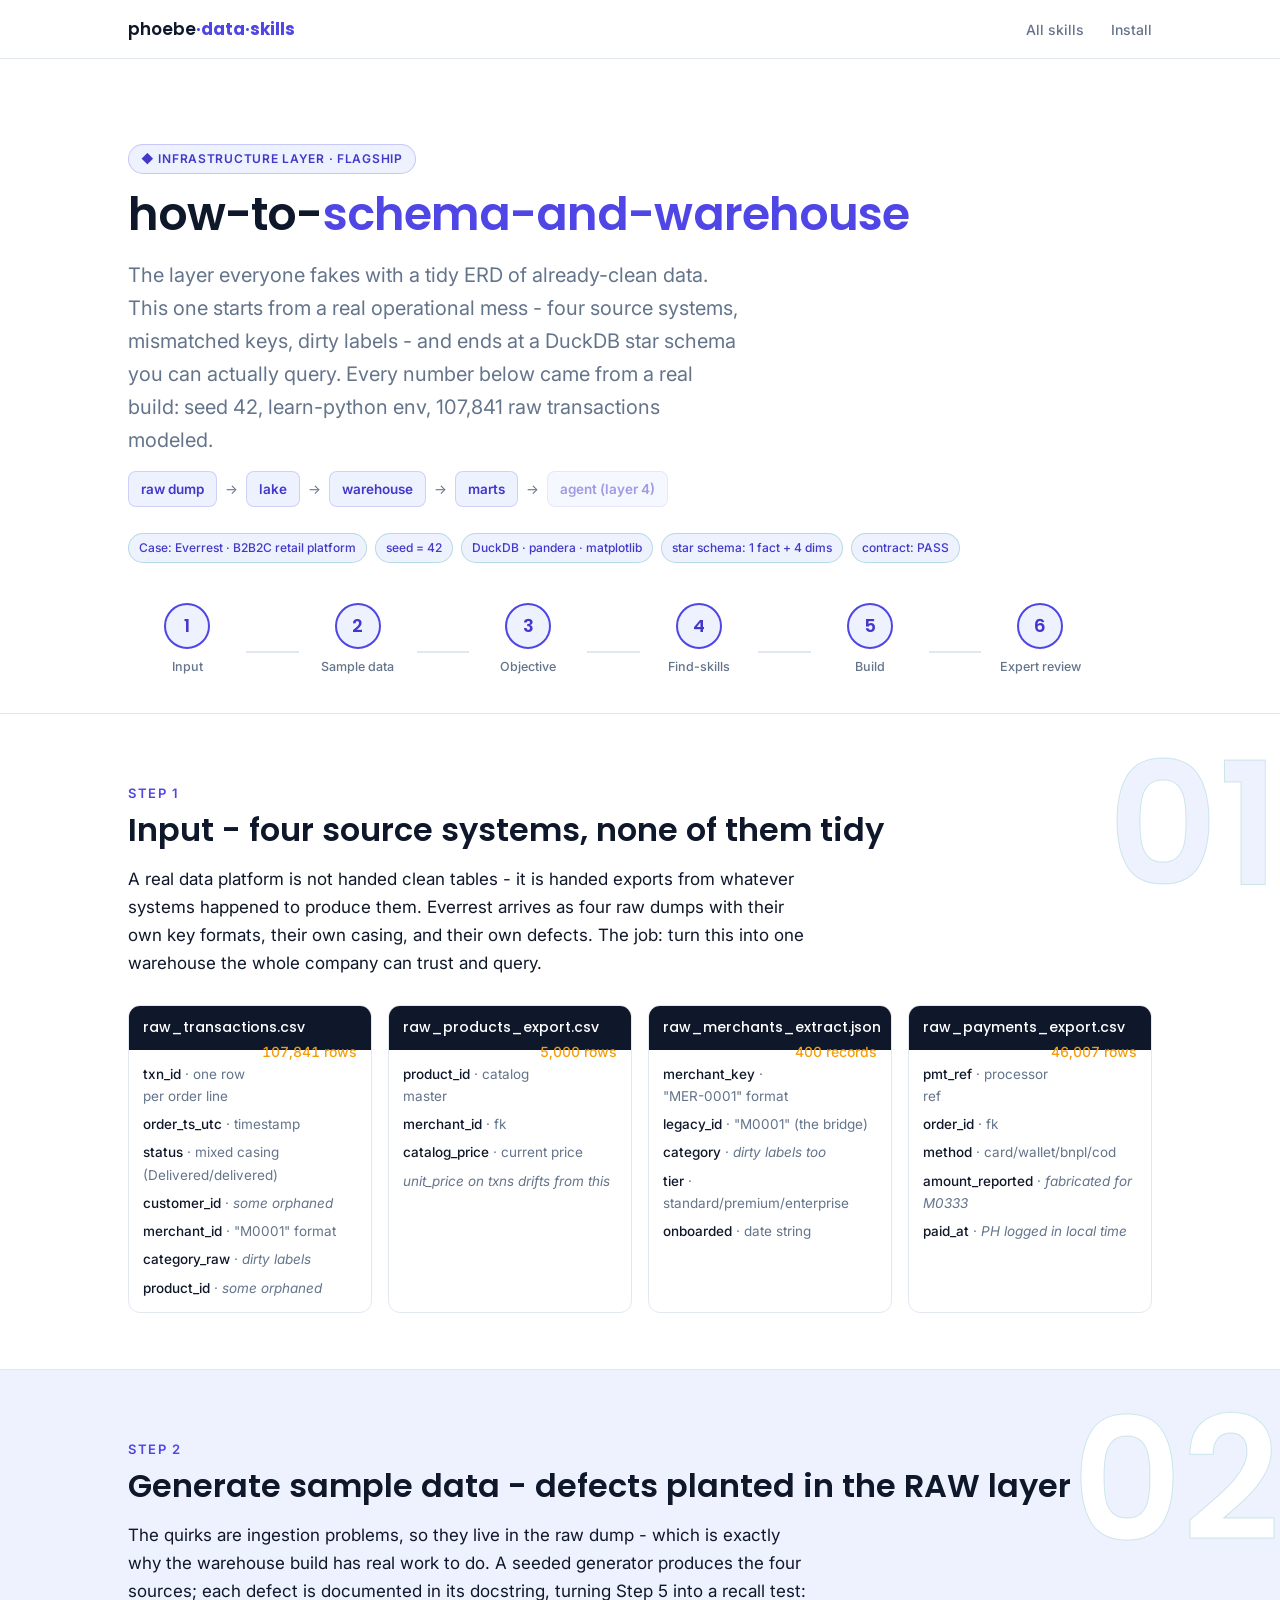
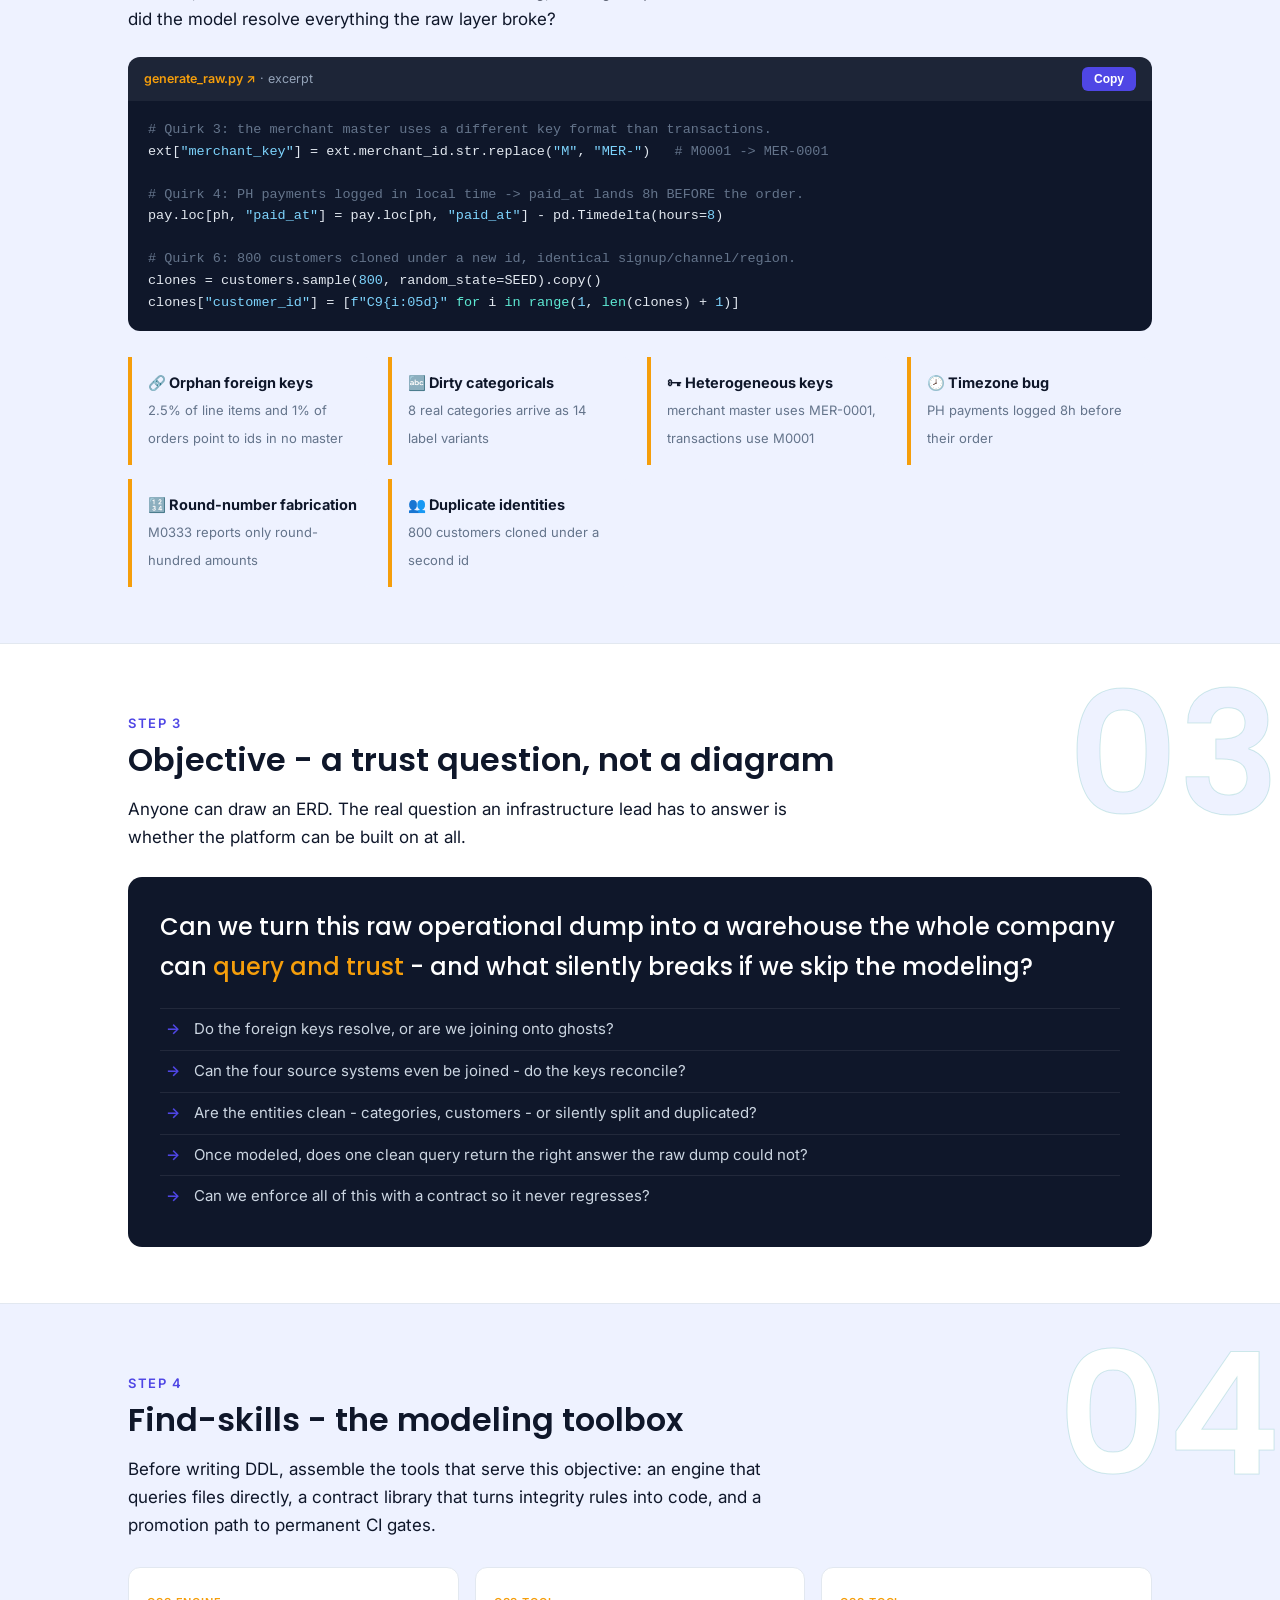
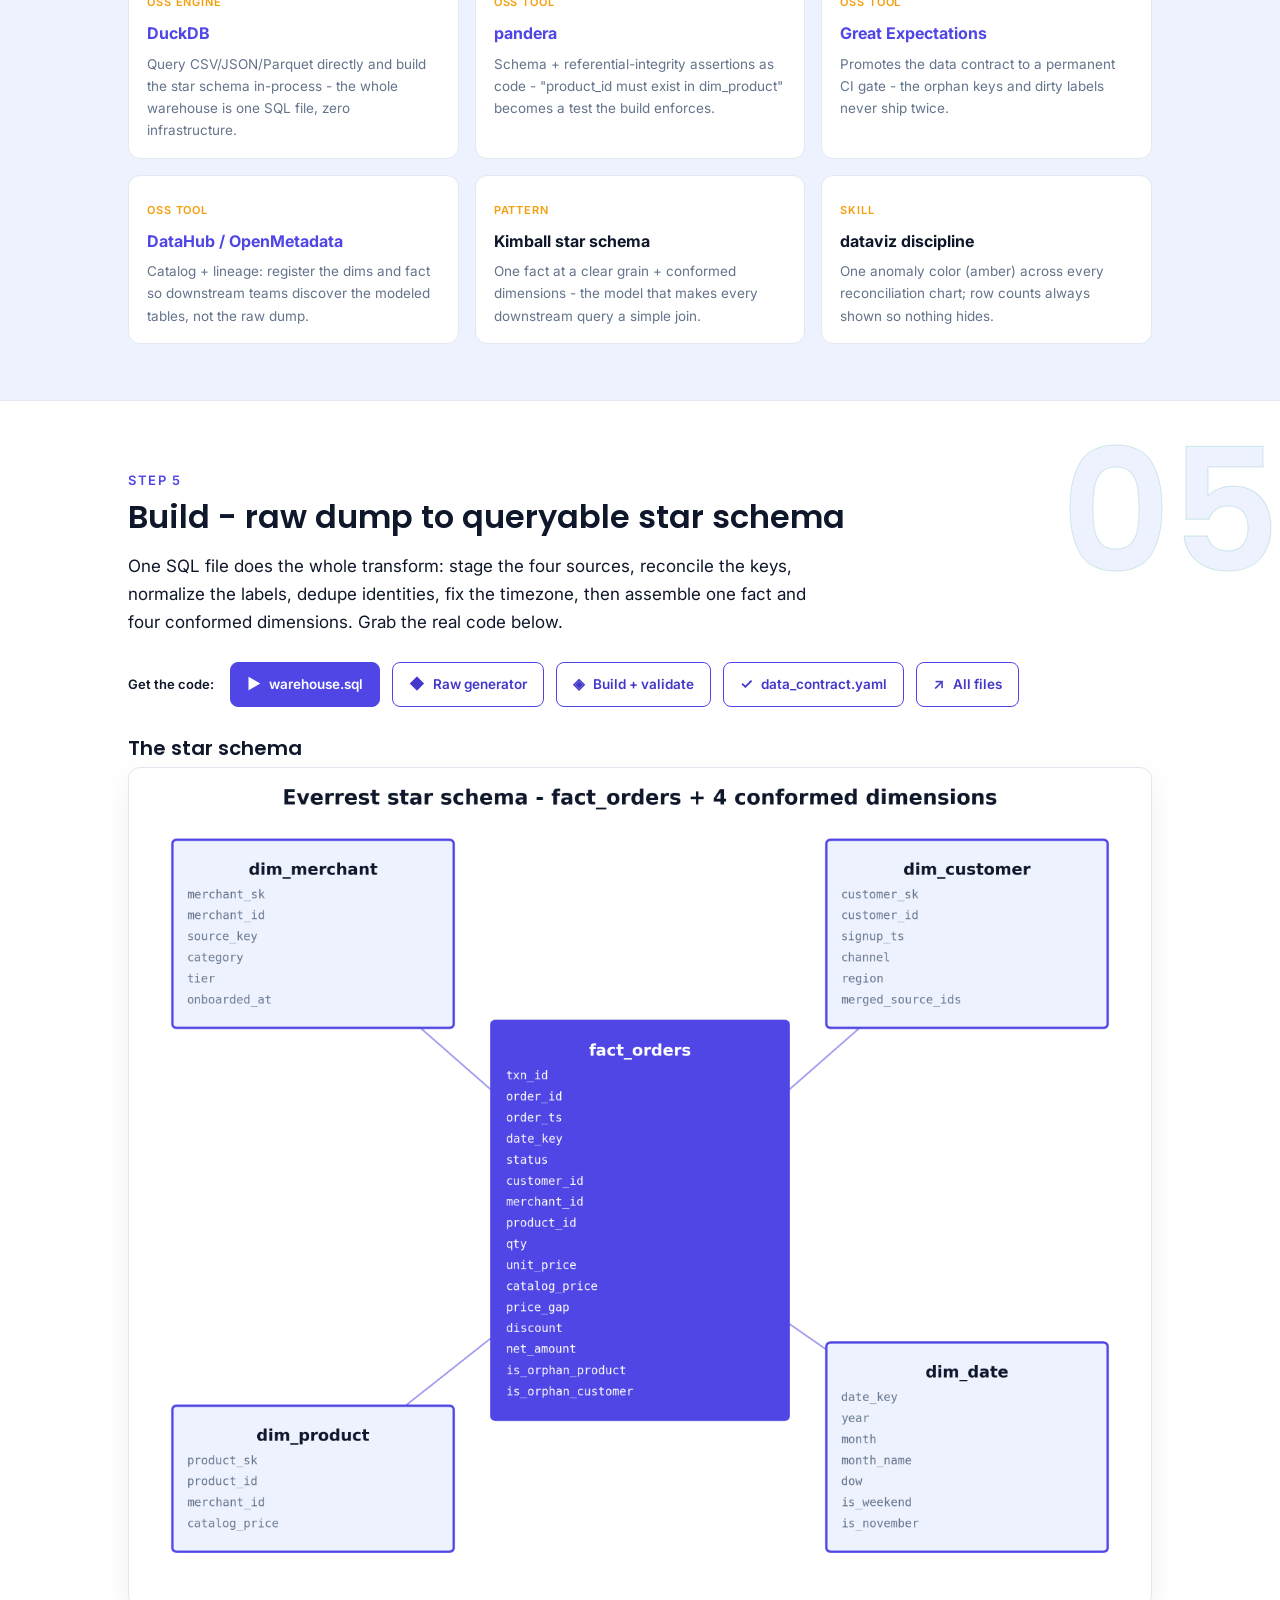
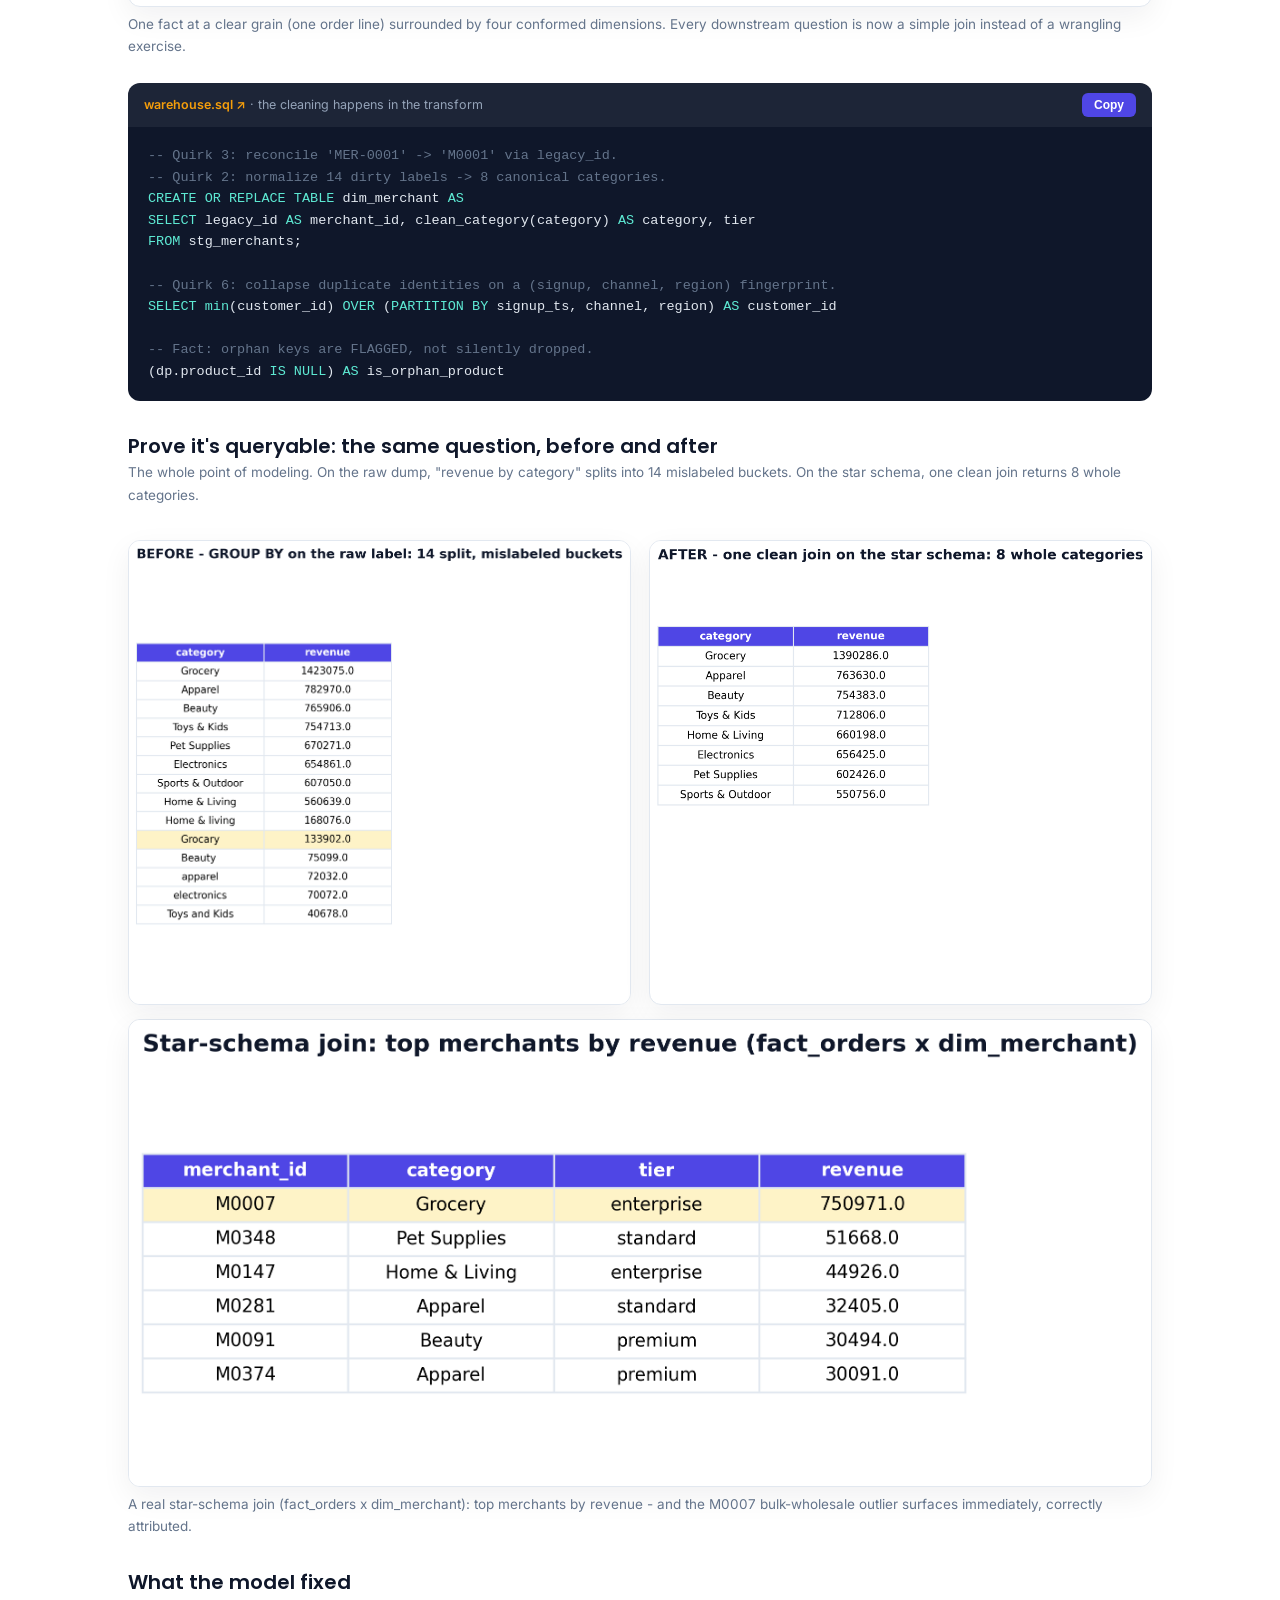
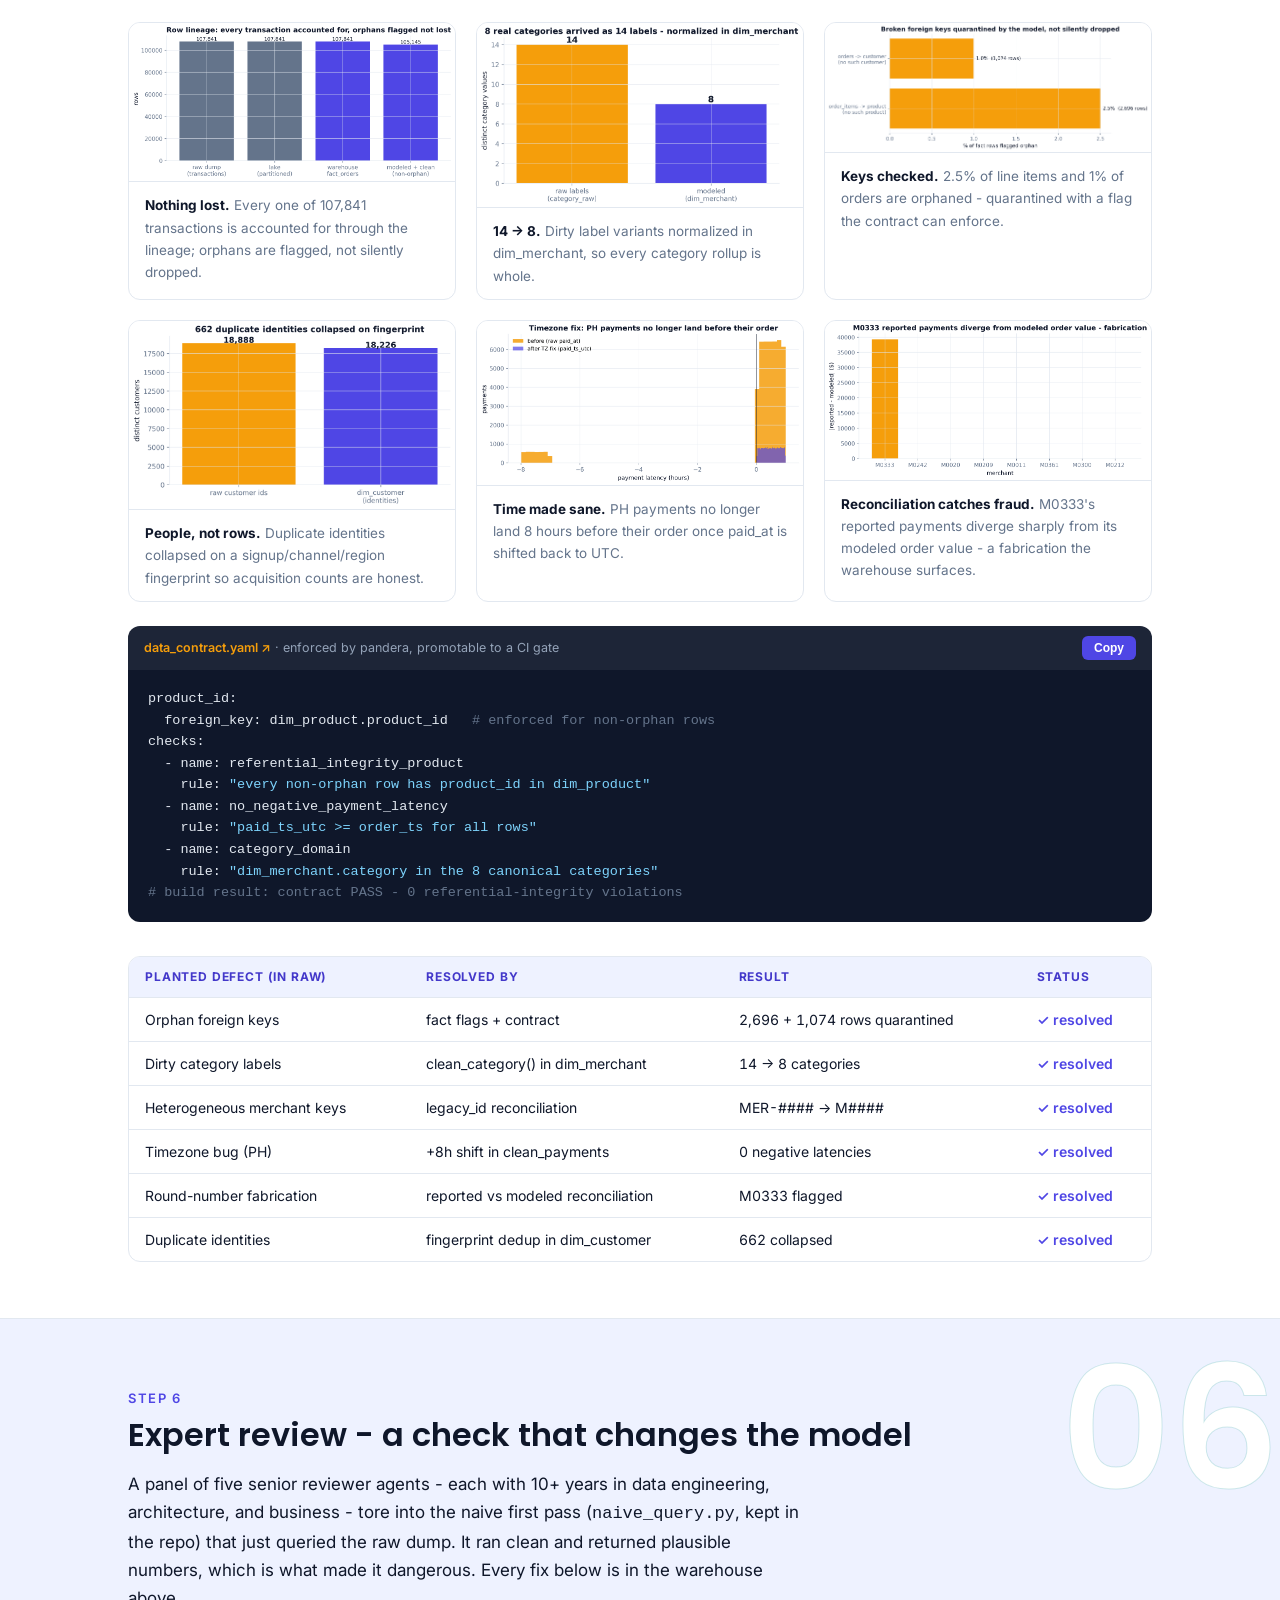
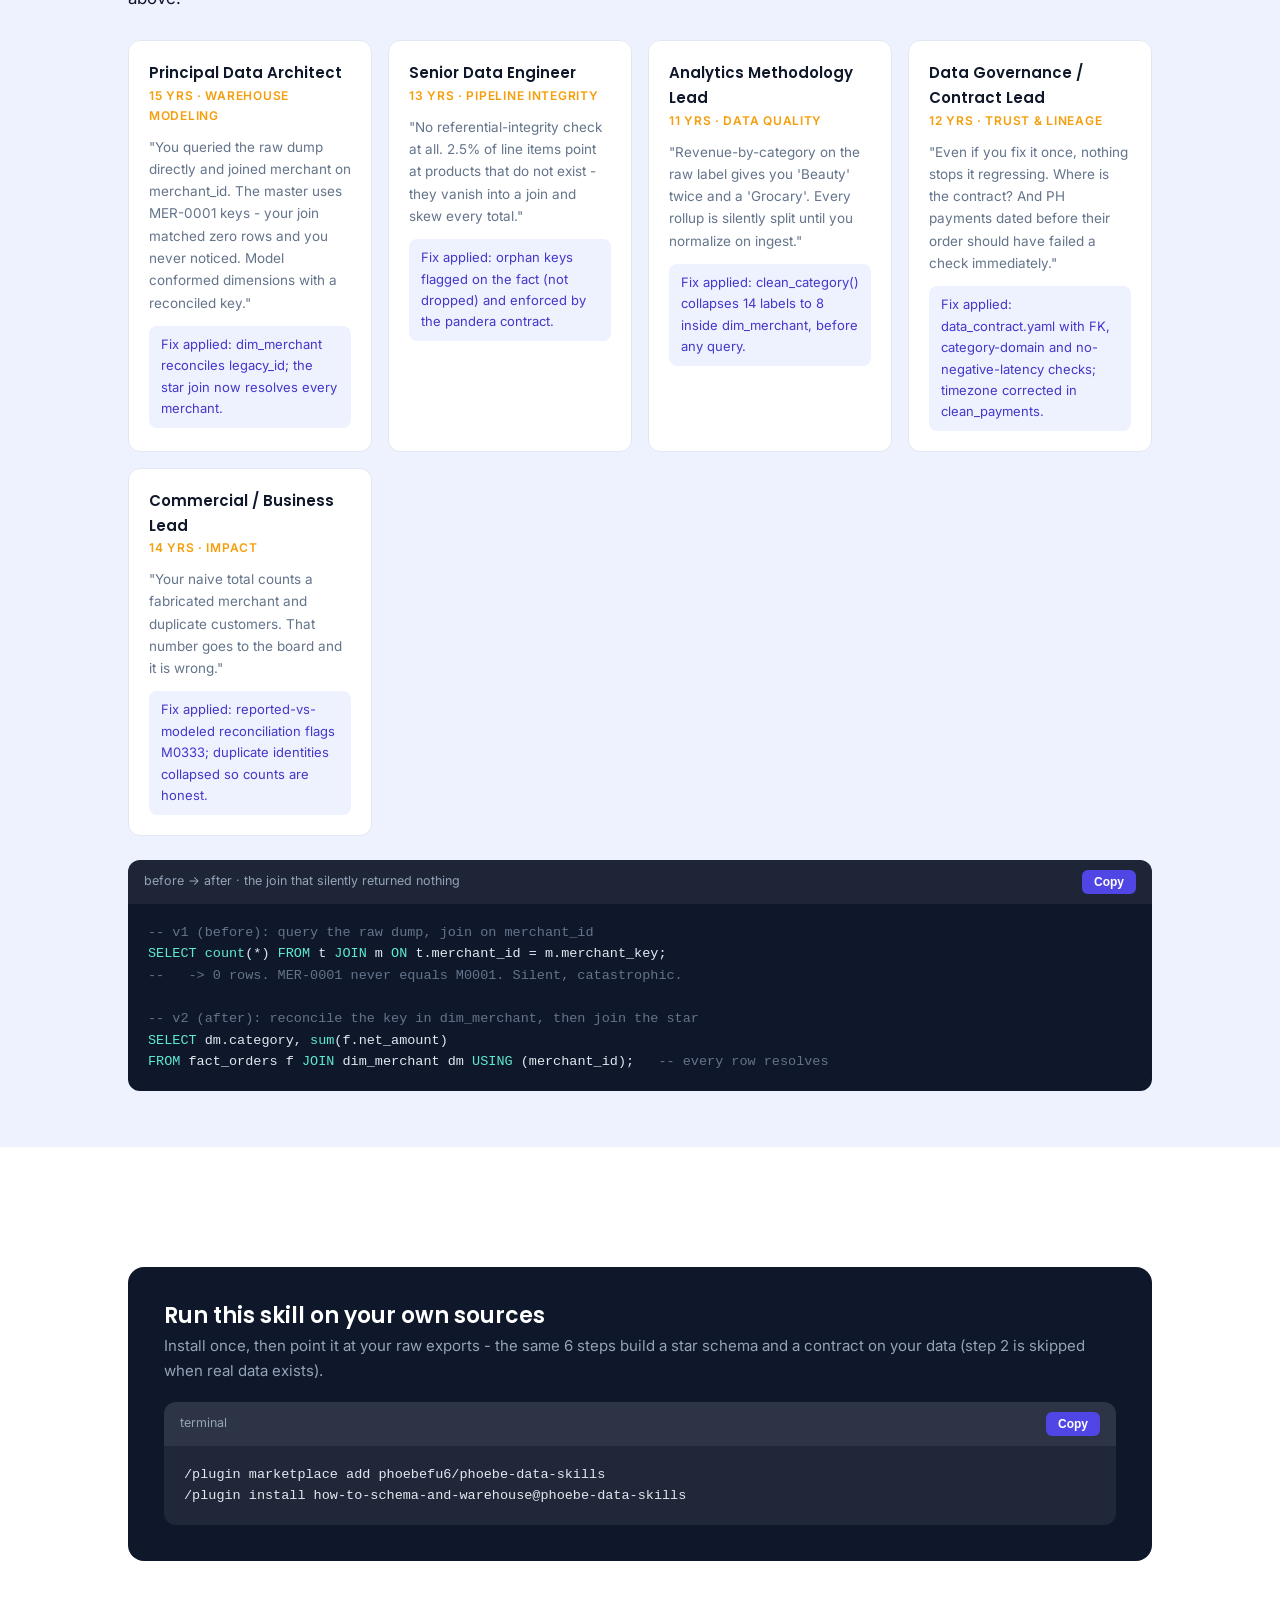
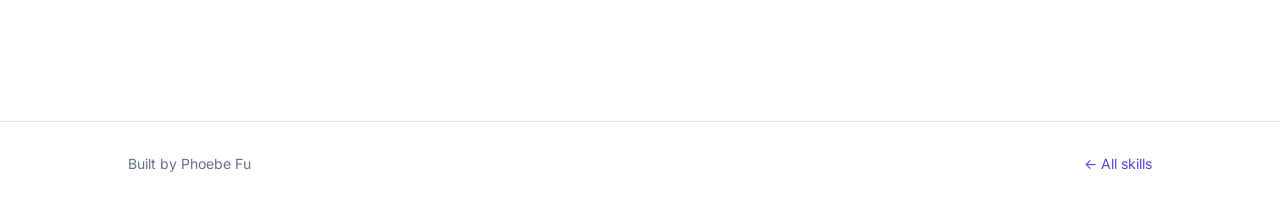
<file: docs/how-to-schema-and-warehouse/index.html>
<!DOCTYPE html>
<html lang="en">
<head>
<meta charset="UTF-8">
<meta name="viewport" content="width=device-width, initial-scale=1.0">
<meta name="robots" content="noindex">
<title>how-to-schema-and-warehouse · Phoebe's Data Skills</title>
<link rel="preconnect" href="https://fonts.googleapis.com">
<link href="https://fonts.googleapis.com/css2?family=Poppins:wght@500;600&family=Inter:wght@400;500;600&display=swap" rel="stylesheet">
<link rel="stylesheet" href="../assets/style.css">
<style>
  /* Infrastructure layer - indigo. Amber = anomaly/defect flag (shared). */
  :root{
    --accent:#4F46E5; --accent-dark:#4338CA;
    --tint:#EEF2FF; --highlight:#F59E0B;
  }
  .layer-badge{display:inline-block;font-size:12px;font-weight:600;letter-spacing:.06em;
    text-transform:uppercase;color:var(--accent-dark);background:var(--tint);
    border:1px solid rgba(79,70,229,.25);border-radius:999px;padding:4px 12px;margin-bottom:14px;}
  .frame{border:1px solid var(--hairline);border-radius:12px;overflow:hidden;margin:8px 0 6px;
    box-shadow:0 10px 30px rgba(15,23,42,.06);background:#fff;}
  .frame img{width:100%;display:block;cursor:zoom-in;}
  .frame.pad{padding:10px;}
  .cap-sub{font-size:13.5px;color:var(--muted);margin:0 0 26px;}
  .ba-grid{display:grid;grid-template-columns:1fr 1fr;gap:18px;margin:8px 0 6px;}
  @media(max-width:760px){.ba-grid{grid-template-columns:1fr;}}
  .lineage-ribbon{display:flex;flex-wrap:wrap;gap:8px;align-items:center;margin:14px 0 26px;
    font-family:'Inter';font-size:13.5px;font-weight:600;color:var(--accent-dark);}
  .lineage-ribbon span{background:var(--tint);border:1px solid rgba(79,70,229,.2);
    border-radius:8px;padding:6px 12px;}
  .lineage-ribbon b{color:var(--muted);font-weight:400;}
</style>
</head>
<body>
<div class="progress"></div>
<header class="topbar">
  <div class="wrap">
    <div class="brand"><a href="../" style="color:inherit">phoebe<b>·data·skills</b></a></div>
    <nav>
      <a href="../#skills">All skills</a>
      <a href="#install">Install</a>
    </nav>
  </div>
</header>

<section class="hero" style="padding-bottom:20px">
  <div class="wrap">
    <span class="layer-badge">◆ Infrastructure layer · flagship</span>
    <h1 style="font-size:clamp(28px,4.4vw,46px)">how-to-<span class="tealline">schema-and-warehouse</span></h1>
    <p class="lede">The layer everyone fakes with a tidy ERD of already-clean data. This one starts from a real operational mess - four source systems, mismatched keys, dirty labels - and ends at a DuckDB star schema you can actually query. Every number below came from a real build: seed 42, learn-python env, 107,841 raw transactions modeled.</p>
    <div class="lineage-ribbon">
      <span>raw dump</span><b>→</b><span>lake</span><b>→</b><span>warehouse</span><b>→</b><span>marts</span><b>→</b><span style="opacity:.5">agent (layer 4)</span>
    </div>
    <div class="chiprow" style="margin-top:6px">
      <span class="chip">Case: Everrest · B2B2C retail platform</span>
      <span class="chip">seed = 42</span>
      <span class="chip">DuckDB · pandera · matplotlib</span>
      <span class="chip">star schema: 1 fact + 4 dims</span>
      <span class="chip">contract: PASS</span>
    </div>

    <div class="rail">
      <div class="rail-step"><div class="rail-node" data-step="1"><a href="#step-1"><div class="rail-circle">1</div><div class="rail-label">Input</div></a></div><div class="rail-connector"></div></div>
      <div class="rail-step"><div class="rail-node" data-step="2"><a href="#step-2"><div class="rail-circle">2</div><div class="rail-label">Sample data</div></a></div><div class="rail-connector"></div></div>
      <div class="rail-step"><div class="rail-node" data-step="3"><a href="#step-3"><div class="rail-circle">3</div><div class="rail-label">Objective</div></a></div><div class="rail-connector"></div></div>
      <div class="rail-step"><div class="rail-node" data-step="4"><a href="#step-4"><div class="rail-circle">4</div><div class="rail-label">Find-skills</div></a></div><div class="rail-connector"></div></div>
      <div class="rail-step"><div class="rail-node" data-step="5"><a href="#step-5"><div class="rail-circle">5</div><div class="rail-label">Build</div></a></div><div class="rail-connector"></div></div>
      <div class="rail-step"><div class="rail-node" data-step="6"><a href="#step-6"><div class="rail-circle">6</div><div class="rail-label">Expert review</div></a></div></div>
    </div>
  </div>
</section>

<!-- STEP 1 -->
<section class="step-section" id="step-1">
  <div class="wrap">
    <div class="step-ghost">01</div>
    <span class="step-tag">Step 1</span>
    <h2 class="step-title">Input - four source systems, none of them tidy</h2>
    <p class="step-body">A real data platform is not handed clean tables - it is handed exports from whatever systems happened to produce them. Everrest arrives as four raw dumps with their own key formats, their own casing, and their own defects. The job: turn this into one warehouse the whole company can trust and query.</p>
    <div class="tbl-grid">
      <div class="tbl-card reveal"><div class="tbl-name">raw_transactions.csv <span class="cnt">107,841 rows</span></div><ul><li><b>txn_id</b> · one row per order line</li><li><b>order_ts_utc</b> · timestamp</li><li><b>status</b> · mixed casing (Delivered/delivered)</li><li><b>customer_id</b> · <em>some orphaned</em></li><li><b>merchant_id</b> · "M0001" format</li><li><b>category_raw</b> · <em>dirty labels</em></li><li><b>product_id</b> · <em>some orphaned</em></li></ul></div>
      <div class="tbl-card reveal"><div class="tbl-name">raw_products_export.csv <span class="cnt">5,000 rows</span></div><ul><li><b>product_id</b> · catalog master</li><li><b>merchant_id</b> · fk</li><li><b>catalog_price</b> · current price</li><li><em>unit_price on txns drifts from this</em></li></ul></div>
      <div class="tbl-card reveal"><div class="tbl-name">raw_merchants_extract.json <span class="cnt">400 records</span></div><ul><li><b>merchant_key</b> · "MER-0001" format</li><li><b>legacy_id</b> · "M0001" (the bridge)</li><li><b>category</b> · <em>dirty labels too</em></li><li><b>tier</b> · standard/premium/enterprise</li><li><b>onboarded</b> · date string</li></ul></div>
      <div class="tbl-card reveal"><div class="tbl-name">raw_payments_export.csv <span class="cnt">46,007 rows</span></div><ul><li><b>pmt_ref</b> · processor ref</li><li><b>order_id</b> · fk</li><li><b>method</b> · card/wallet/bnpl/cod</li><li><b>amount_reported</b> · <em>fabricated for M0333</em></li><li><b>paid_at</b> · <em>PH logged in local time</em></li></ul></div>
    </div>
  </div>
</section>

<!-- STEP 2 -->
<section class="step-section" id="step-2" style="background:var(--tint)">
  <div class="wrap">
    <div class="step-ghost" style="color:#fff">02</div>
    <span class="step-tag">Step 2</span>
    <h2 class="step-title">Generate sample data - defects planted in the RAW layer</h2>
    <p class="step-body">The quirks are ingestion problems, so they live in the raw dump - which is exactly why the warehouse build has real work to do. A seeded generator produces the four sources; each defect is documented in its docstring, turning Step 5 into a recall test: did the model resolve everything the raw layer broke?</p>
    <div class="code-card">
      <div class="code-head"><span><a href="https://github.com/phoebefu6/phoebe-data-skills/blob/main/materials/how-to-schema-and-warehouse/generate_raw.py">generate_raw.py ↗</a> · excerpt</span><button class="copy-btn">Copy</button></div>
      <pre><span class="c-comment"># Quirk 3: the merchant master uses a different key format than transactions.</span>
ext[<span class="c-str">"merchant_key"</span>] = ext.merchant_id.str.replace(<span class="c-str">"M"</span>, <span class="c-str">"MER-"</span>)   <span class="c-comment"># M0001 -> MER-0001</span>

<span class="c-comment"># Quirk 4: PH payments logged in local time -> paid_at lands 8h BEFORE the order.</span>
pay.loc[ph, <span class="c-str">"paid_at"</span>] = pay.loc[ph, <span class="c-str">"paid_at"</span>] - pd.Timedelta(hours=<span class="c-str">8</span>)

<span class="c-comment"># Quirk 6: 800 customers cloned under a new id, identical signup/channel/region.</span>
clones = customers.sample(<span class="c-str">800</span>, random_state=SEED).copy()
clones[<span class="c-str">"customer_id"</span>] = [<span class="c-str">f"C9{i:05d}"</span> <span class="c-kw">for</span> i <span class="c-kw">in</span> <span class="c-kw">range</span>(<span class="c-str">1</span>, <span class="c-kw">len</span>(clones) + <span class="c-str">1</span>)]</pre>
    </div>
    <div class="quirk-grid">
      <div class="quirk reveal"><b>🔗 Orphan foreign keys</b><span>2.5% of line items and 1% of orders point to ids in no master</span></div>
      <div class="quirk reveal"><b>🔤 Dirty categoricals</b><span>8 real categories arrive as 14 label variants</span></div>
      <div class="quirk reveal"><b>🗝 Heterogeneous keys</b><span>merchant master uses MER-0001, transactions use M0001</span></div>
      <div class="quirk reveal"><b>🕗 Timezone bug</b><span>PH payments logged 8h before their order</span></div>
      <div class="quirk reveal"><b>🔢 Round-number fabrication</b><span>M0333 reports only round-hundred amounts</span></div>
      <div class="quirk reveal"><b>👥 Duplicate identities</b><span>800 customers cloned under a second id</span></div>
    </div>
  </div>
</section>

<!-- STEP 3 -->
<section class="step-section" id="step-3">
  <div class="wrap">
    <div class="step-ghost">03</div>
    <span class="step-tag">Step 3</span>
    <h2 class="step-title">Objective - a trust question, not a diagram</h2>
    <p class="step-body">Anyone can draw an ERD. The real question an infrastructure lead has to answer is whether the platform can be built on at all.</p>
    <div class="objective-banner reveal">
      <div class="q">Can we turn this raw operational dump into a warehouse the whole company can <em>query and trust</em> - and what silently breaks if we skip the modeling?</div>
      <ul class="subq">
        <li>Do the foreign keys resolve, or are we joining onto ghosts?</li>
        <li>Can the four source systems even be joined - do the keys reconcile?</li>
        <li>Are the entities clean - categories, customers - or silently split and duplicated?</li>
        <li>Once modeled, does one clean query return the right answer the raw dump could not?</li>
        <li>Can we enforce all of this with a contract so it never regresses?</li>
      </ul>
    </div>
  </div>
</section>

<!-- STEP 4 -->
<section class="step-section" id="step-4" style="background:var(--tint)">
  <div class="wrap">
    <div class="step-ghost" style="color:#fff">04</div>
    <span class="step-tag">Step 4</span>
    <h2 class="step-title">Find-skills - the modeling toolbox</h2>
    <p class="step-body">Before writing DDL, assemble the tools that serve this objective: an engine that queries files directly, a contract library that turns integrity rules into code, and a promotion path to permanent CI gates.</p>
    <div class="tool-grid">
      <div class="tool-card reveal"><span class="t-kind">OSS engine</span><h4><a href="https://github.com/duckdb/duckdb">DuckDB</a></h4><p>Query CSV/JSON/Parquet directly and build the star schema in-process - the whole warehouse is one SQL file, zero infrastructure.</p></div>
      <div class="tool-card reveal"><span class="t-kind">OSS tool</span><h4><a href="https://github.com/unionai-oss/pandera">pandera</a></h4><p>Schema + referential-integrity assertions as code - "product_id must exist in dim_product" becomes a test the build enforces.</p></div>
      <div class="tool-card reveal"><span class="t-kind">OSS tool</span><h4><a href="https://github.com/great-expectations/great_expectations">Great Expectations</a></h4><p>Promotes the data contract to a permanent CI gate - the orphan keys and dirty labels never ship twice.</p></div>
      <div class="tool-card reveal"><span class="t-kind">OSS tool</span><h4><a href="https://github.com/datahub-project/datahub">DataHub / OpenMetadata</a></h4><p>Catalog + lineage: register the dims and fact so downstream teams discover the modeled tables, not the raw dump.</p></div>
      <div class="tool-card reveal"><span class="t-kind">Pattern</span><h4>Kimball star schema</h4><p>One fact at a clear grain + conformed dimensions - the model that makes every downstream query a simple join.</p></div>
      <div class="tool-card reveal"><span class="t-kind">Skill</span><h4>dataviz discipline</h4><p>One anomaly color (amber) across every reconciliation chart; row counts always shown so nothing hides.</p></div>
    </div>
  </div>
</section>

<!-- STEP 5 -->
<section class="step-section" id="step-5">
  <div class="wrap">
    <div class="step-ghost">05</div>
    <span class="step-tag">Step 5</span>
    <h2 class="step-title">Build - raw dump to queryable star schema</h2>
    <p class="step-body">One SQL file does the whole transform: stage the four sources, reconcile the keys, normalize the labels, dedupe identities, fix the timezone, then assemble one fact and four conformed dimensions. Grab the real code below.</p>
    <div class="codelinks reveal">
      <span class="cl-label">Get the code:</span>
      <a class="cl-btn" href="https://github.com/phoebefu6/phoebe-data-skills/blob/main/materials/how-to-schema-and-warehouse/warehouse.sql"><span class="gh">▶</span> warehouse.sql</a>
      <a class="cl-btn ghost" href="https://github.com/phoebefu6/phoebe-data-skills/blob/main/materials/how-to-schema-and-warehouse/generate_raw.py"><span class="gh">◆</span> Raw generator</a>
      <a class="cl-btn ghost" href="https://github.com/phoebefu6/phoebe-data-skills/blob/main/materials/how-to-schema-and-warehouse/build_warehouse.py"><span class="gh">◈</span> Build + validate</a>
      <a class="cl-btn ghost" href="https://github.com/phoebefu6/phoebe-data-skills/blob/main/materials/how-to-schema-and-warehouse/data_contract.yaml"><span class="gh">✓</span> data_contract.yaml</a>
      <a class="cl-btn ghost" href="https://github.com/phoebefu6/phoebe-data-skills/tree/main/materials/how-to-schema-and-warehouse"><span class="gh">↗</span> All files</a>
    </div>

    <h3 style="font-family:'Poppins';font-weight:600;margin:30px 0 4px;color:var(--ink)">The star schema</h3>
    <div class="frame pad reveal"><img src="charts/schema_erd.png" alt="Star schema ERD: fact_orders at the center connected to dim_merchant, dim_customer, dim_product and dim_date"></div>
    <p class="cap-sub">One fact at a clear grain (one order line) surrounded by four conformed dimensions. Every downstream question is now a simple join instead of a wrangling exercise.</p>

    <div class="code-card">
      <div class="code-head"><span><a href="https://github.com/phoebefu6/phoebe-data-skills/blob/main/materials/how-to-schema-and-warehouse/warehouse.sql">warehouse.sql ↗</a> · the cleaning happens in the transform</span><button class="copy-btn">Copy</button></div>
      <pre><span class="c-comment">-- Quirk 3: reconcile 'MER-0001' -&gt; 'M0001' via legacy_id.</span>
<span class="c-comment">-- Quirk 2: normalize 14 dirty labels -&gt; 8 canonical categories.</span>
<span class="c-kw">CREATE OR REPLACE TABLE</span> dim_merchant <span class="c-kw">AS</span>
<span class="c-kw">SELECT</span> legacy_id <span class="c-kw">AS</span> merchant_id, clean_category(category) <span class="c-kw">AS</span> category, tier
<span class="c-kw">FROM</span> stg_merchants;

<span class="c-comment">-- Quirk 6: collapse duplicate identities on a (signup, channel, region) fingerprint.</span>
<span class="c-kw">SELECT</span> <span class="c-kw">min</span>(customer_id) <span class="c-kw">OVER</span> (<span class="c-kw">PARTITION BY</span> signup_ts, channel, region) <span class="c-kw">AS</span> customer_id

<span class="c-comment">-- Fact: orphan keys are FLAGGED, not silently dropped.</span>
(dp.product_id <span class="c-kw">IS NULL</span>) <span class="c-kw">AS</span> is_orphan_product</pre>
    </div>

    <h3 style="font-family:'Poppins';font-weight:600;margin:34px 0 4px;color:var(--ink)">Prove it's queryable: the same question, before and after</h3>
    <p class="cap-sub">The whole point of modeling. On the raw dump, "revenue by category" splits into 14 mislabeled buckets. On the star schema, one clean join returns 8 whole categories.</p>
    <div class="ba-grid">
      <div class="frame reveal"><img src="charts/query_raw_category.png" alt="Query result on raw labels: 14 category buckets including Grocary and two Beauty rows"></div>
      <div class="frame reveal"><img src="charts/query_clean_category.png" alt="Query result on the star schema: 8 clean category buckets"></div>
    </div>
    <div class="frame reveal"><img src="charts/query_top_merchants.png" alt="Star schema join result: top merchants by revenue with M0007 highlighted"></div>
    <p class="cap-sub">A real star-schema join (fact_orders x dim_merchant): top merchants by revenue - and the M0007 bulk-wholesale outlier surfaces immediately, correctly attributed.</p>

    <h3 style="font-family:'Poppins';font-weight:600;margin:34px 0 4px;color:var(--ink)">What the model fixed</h3>
    <div class="chart-grid">
      <div class="chart-card reveal"><img src="charts/lineage_funnel.png" alt="Row-count funnel from raw dump to modeled clean fact"><div class="cap"><b>Nothing lost.</b> Every one of 107,841 transactions is accounted for through the lineage; orphans are flagged, not silently dropped.</div></div>
      <div class="chart-card reveal"><img src="charts/category_cardinality.png" alt="Category cardinality 14 to 8"><div class="cap"><b>14 → 8.</b> Dirty label variants normalized in dim_merchant, so every category rollup is whole.</div></div>
      <div class="chart-card reveal"><img src="charts/orphan_quarantine.png" alt="Orphan foreign key rates flagged"><div class="cap"><b>Keys checked.</b> 2.5% of line items and 1% of orders are orphaned - quarantined with a flag the contract can enforce.</div></div>
      <div class="chart-card reveal"><img src="charts/dup_collapse.png" alt="Duplicate customer identities collapsed"><div class="cap"><b>People, not rows.</b> Duplicate identities collapsed on a signup/channel/region fingerprint so acquisition counts are honest.</div></div>
      <div class="chart-card reveal"><img src="charts/timezone_fix.png" alt="Payment latency before and after timezone fix"><div class="cap"><b>Time made sane.</b> PH payments no longer land 8 hours before their order once paid_at is shifted back to UTC.</div></div>
      <div class="chart-card reveal"><img src="charts/fabrication_gap.png" alt="Reported versus modeled payment gap by merchant, M0333 highlighted"><div class="cap"><b>Reconciliation catches fraud.</b> M0333's reported payments diverge sharply from its modeled order value - a fabrication the warehouse surfaces.</div></div>
    </div>

    <div class="code-card">
      <div class="code-head"><span><a href="https://github.com/phoebefu6/phoebe-data-skills/blob/main/materials/how-to-schema-and-warehouse/data_contract.yaml">data_contract.yaml ↗</a> · enforced by pandera, promotable to a CI gate</span><button class="copy-btn">Copy</button></div>
      <pre>product_id:
  foreign_key: dim_product.product_id   <span class="c-comment"># enforced for non-orphan rows</span>
checks:
  - name: referential_integrity_product
    rule: <span class="c-str">"every non-orphan row has product_id in dim_product"</span>
  - name: no_negative_payment_latency
    rule: <span class="c-str">"paid_ts_utc &gt;= order_ts for all rows"</span>
  - name: category_domain
    rule: <span class="c-str">"dim_merchant.category in the 8 canonical categories"</span>
<span class="c-comment"># build result: contract PASS - 0 referential-integrity violations</span></pre>
    </div>

    <div class="caught reveal">
      <table>
        <thead><tr><th>Planted defect (in raw)</th><th>Resolved by</th><th>Result</th><th>Status</th></tr></thead>
        <tbody>
          <tr><td>Orphan foreign keys</td><td>fact flags + contract</td><td class="num">2,696 + 1,074 rows quarantined</td><td class="ok">✓ resolved</td></tr>
          <tr><td>Dirty category labels</td><td>clean_category() in dim_merchant</td><td class="num">14 → 8 categories</td><td class="ok">✓ resolved</td></tr>
          <tr><td>Heterogeneous merchant keys</td><td>legacy_id reconciliation</td><td class="num">MER-#### → M####</td><td class="ok">✓ resolved</td></tr>
          <tr><td>Timezone bug (PH)</td><td>+8h shift in clean_payments</td><td class="num">0 negative latencies</td><td class="ok">✓ resolved</td></tr>
          <tr><td>Round-number fabrication</td><td>reported vs modeled reconciliation</td><td class="num">M0333 flagged</td><td class="ok">✓ resolved</td></tr>
          <tr><td>Duplicate identities</td><td>fingerprint dedup in dim_customer</td><td class="num">662 collapsed</td><td class="ok">✓ resolved</td></tr>
        </tbody>
      </table>
    </div>
  </div>
</section>

<!-- STEP 6 -->
<section class="step-section" id="step-6" style="background:var(--tint)">
  <div class="wrap">
    <div class="step-ghost" style="color:#fff">06</div>
    <span class="step-tag">Step 6</span>
    <h2 class="step-title">Expert review - a check that changes the model</h2>
    <p class="step-body">A panel of five senior reviewer agents - each with 10+ years in data engineering, architecture, and business - tore into the naive first pass (<code>naive_query.py</code>, kept in the repo) that just queried the raw dump. It ran clean and returned plausible numbers, which is what made it dangerous. Every fix below is in the warehouse above.</p>
    <div class="mentor-grid">
      <div class="mentor-card reveal"><div class="m-name">Principal Data Architect</div><div class="m-lens">15 yrs · warehouse modeling</div><p>"You queried the raw dump directly and joined merchant on merchant_id. The master uses MER-0001 keys - your join matched zero rows and you never noticed. Model conformed dimensions with a reconciled key."</p><div class="m-fix">Fix applied: dim_merchant reconciles legacy_id; the star join now resolves every merchant.</div></div>
      <div class="mentor-card reveal"><div class="m-name">Senior Data Engineer</div><div class="m-lens">13 yrs · pipeline integrity</div><p>"No referential-integrity check at all. 2.5% of line items point at products that do not exist - they vanish into a join and skew every total."</p><div class="m-fix">Fix applied: orphan keys flagged on the fact (not dropped) and enforced by the pandera contract.</div></div>
      <div class="mentor-card reveal"><div class="m-name">Analytics Methodology Lead</div><div class="m-lens">11 yrs · data quality</div><p>"Revenue-by-category on the raw label gives you 'Beauty' twice and a 'Grocary'. Every rollup is silently split until you normalize on ingest."</p><div class="m-fix">Fix applied: clean_category() collapses 14 labels to 8 inside dim_merchant, before any query.</div></div>
      <div class="mentor-card reveal"><div class="m-name">Data Governance / Contract Lead</div><div class="m-lens">12 yrs · trust &amp; lineage</div><p>"Even if you fix it once, nothing stops it regressing. Where is the contract? And PH payments dated before their order should have failed a check immediately."</p><div class="m-fix">Fix applied: data_contract.yaml with FK, category-domain and no-negative-latency checks; timezone corrected in clean_payments.</div></div>
      <div class="mentor-card reveal"><div class="m-name">Commercial / Business Lead</div><div class="m-lens">14 yrs · impact</div><p>"Your naive total counts a fabricated merchant and duplicate customers. That number goes to the board and it is wrong."</p><div class="m-fix">Fix applied: reported-vs-modeled reconciliation flags M0333; duplicate identities collapsed so counts are honest.</div></div>
    </div>
    <div class="code-card">
      <div class="code-head"><span>before → after · the join that silently returned nothing</span><button class="copy-btn">Copy</button></div>
      <pre><span class="c-comment">-- v1 (before): query the raw dump, join on merchant_id</span>
<span class="c-kw">SELECT</span> <span class="c-kw">count</span>(*) <span class="c-kw">FROM</span> t <span class="c-kw">JOIN</span> m <span class="c-kw">ON</span> t.merchant_id = m.merchant_key;
<span class="c-comment">--   -&gt; 0 rows. MER-0001 never equals M0001. Silent, catastrophic.</span>

<span class="c-comment">-- v2 (after): reconcile the key in dim_merchant, then join the star</span>
<span class="c-kw">SELECT</span> dm.category, <span class="c-kw">sum</span>(f.net_amount)
<span class="c-kw">FROM</span> fact_orders f <span class="c-kw">JOIN</span> dim_merchant dm <span class="c-kw">USING</span> (merchant_id);   <span class="c-comment">-- every row resolves</span></pre>
    </div>
  </div>
</section>

<section class="section" id="install">
  <div class="wrap">
    <div class="install">
      <h3>Run this skill on your own sources</h3>
      <p>Install once, then point it at your raw exports - the same 6 steps build a star schema and a contract on your data (step 2 is skipped when real data exists).</p>
      <div class="code-card">
        <div class="code-head"><span>terminal</span><button class="copy-btn">Copy</button></div>
        <pre>/plugin marketplace add phoebefu6/phoebe-data-skills
/plugin install how-to-schema-and-warehouse@phoebe-data-skills</pre>
      </div>
    </div>
  </div>
</section>

<footer>
  <div class="wrap">
    <span>Built by Phoebe Fu</span>
    <span><a href="../">← All skills</a></span>
  </div>
</footer>
<script src="../assets/app.js"></script>
</body>
</html>
</file>
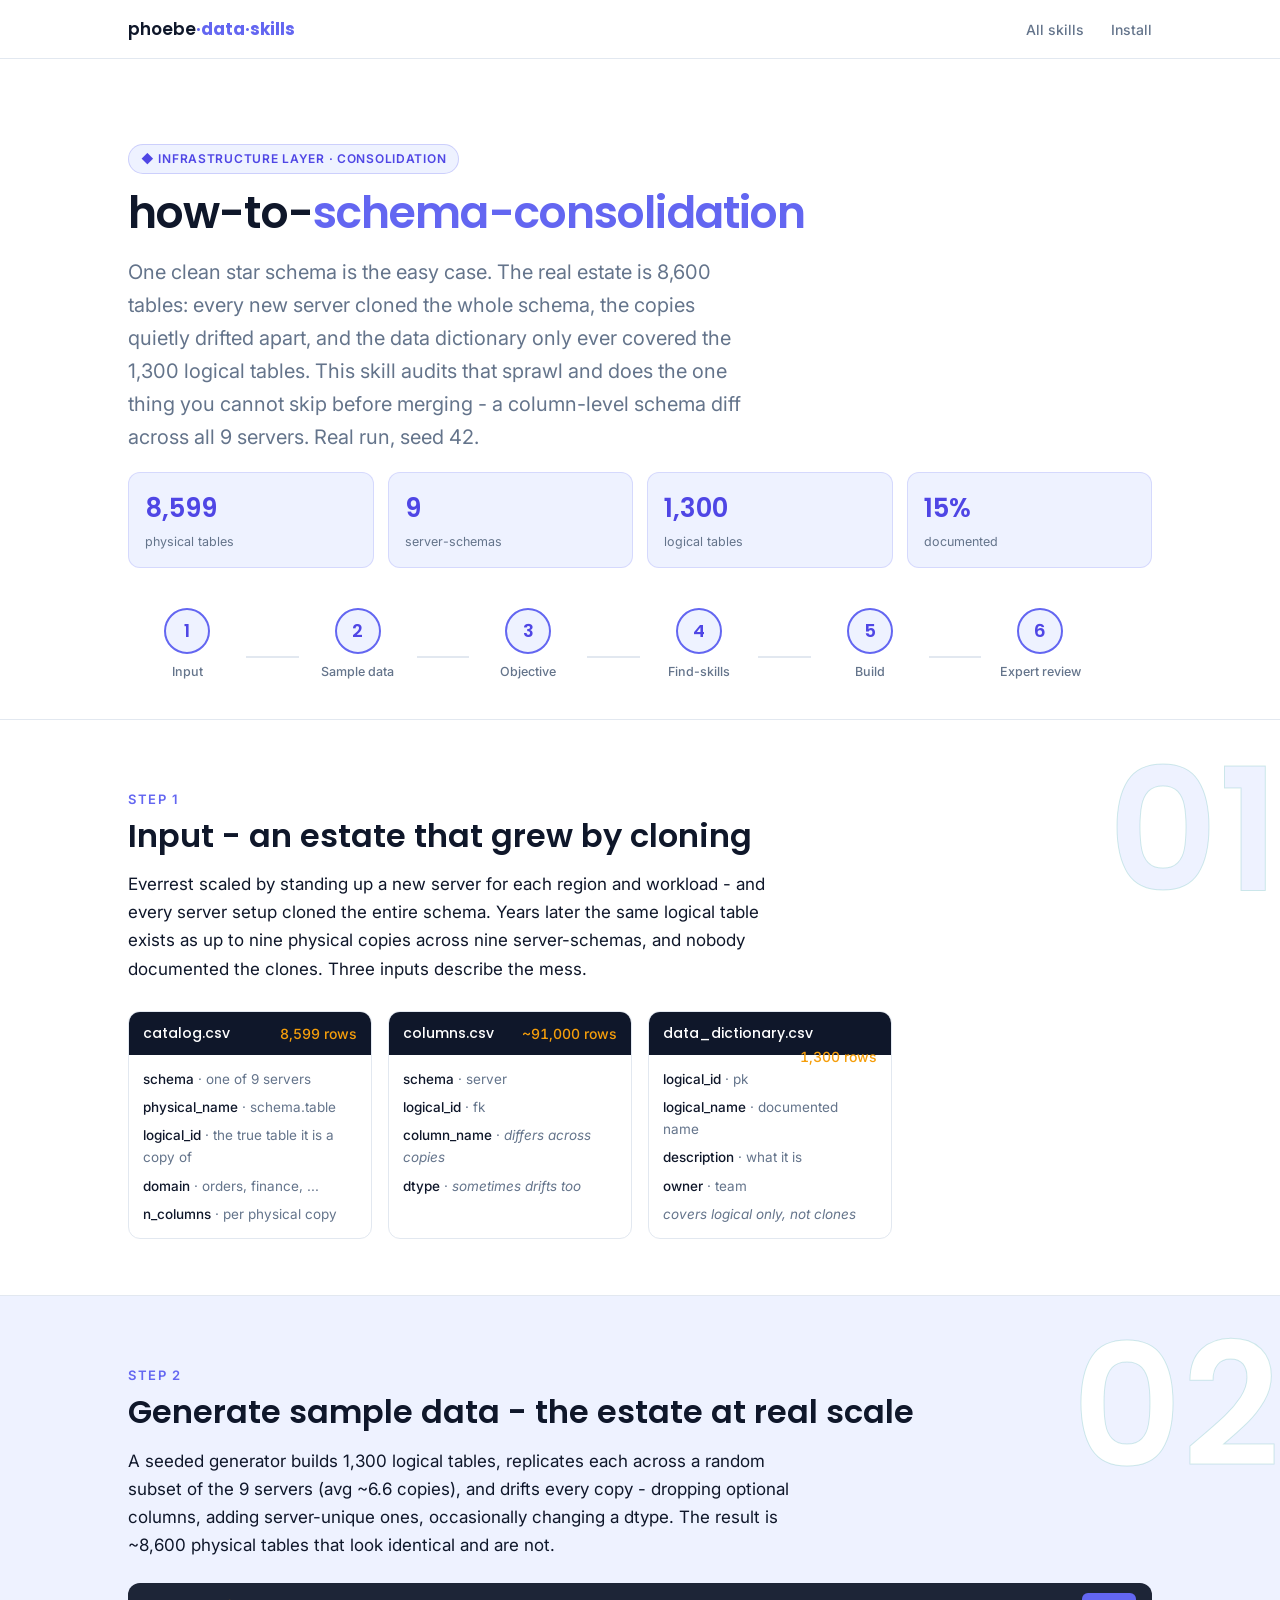
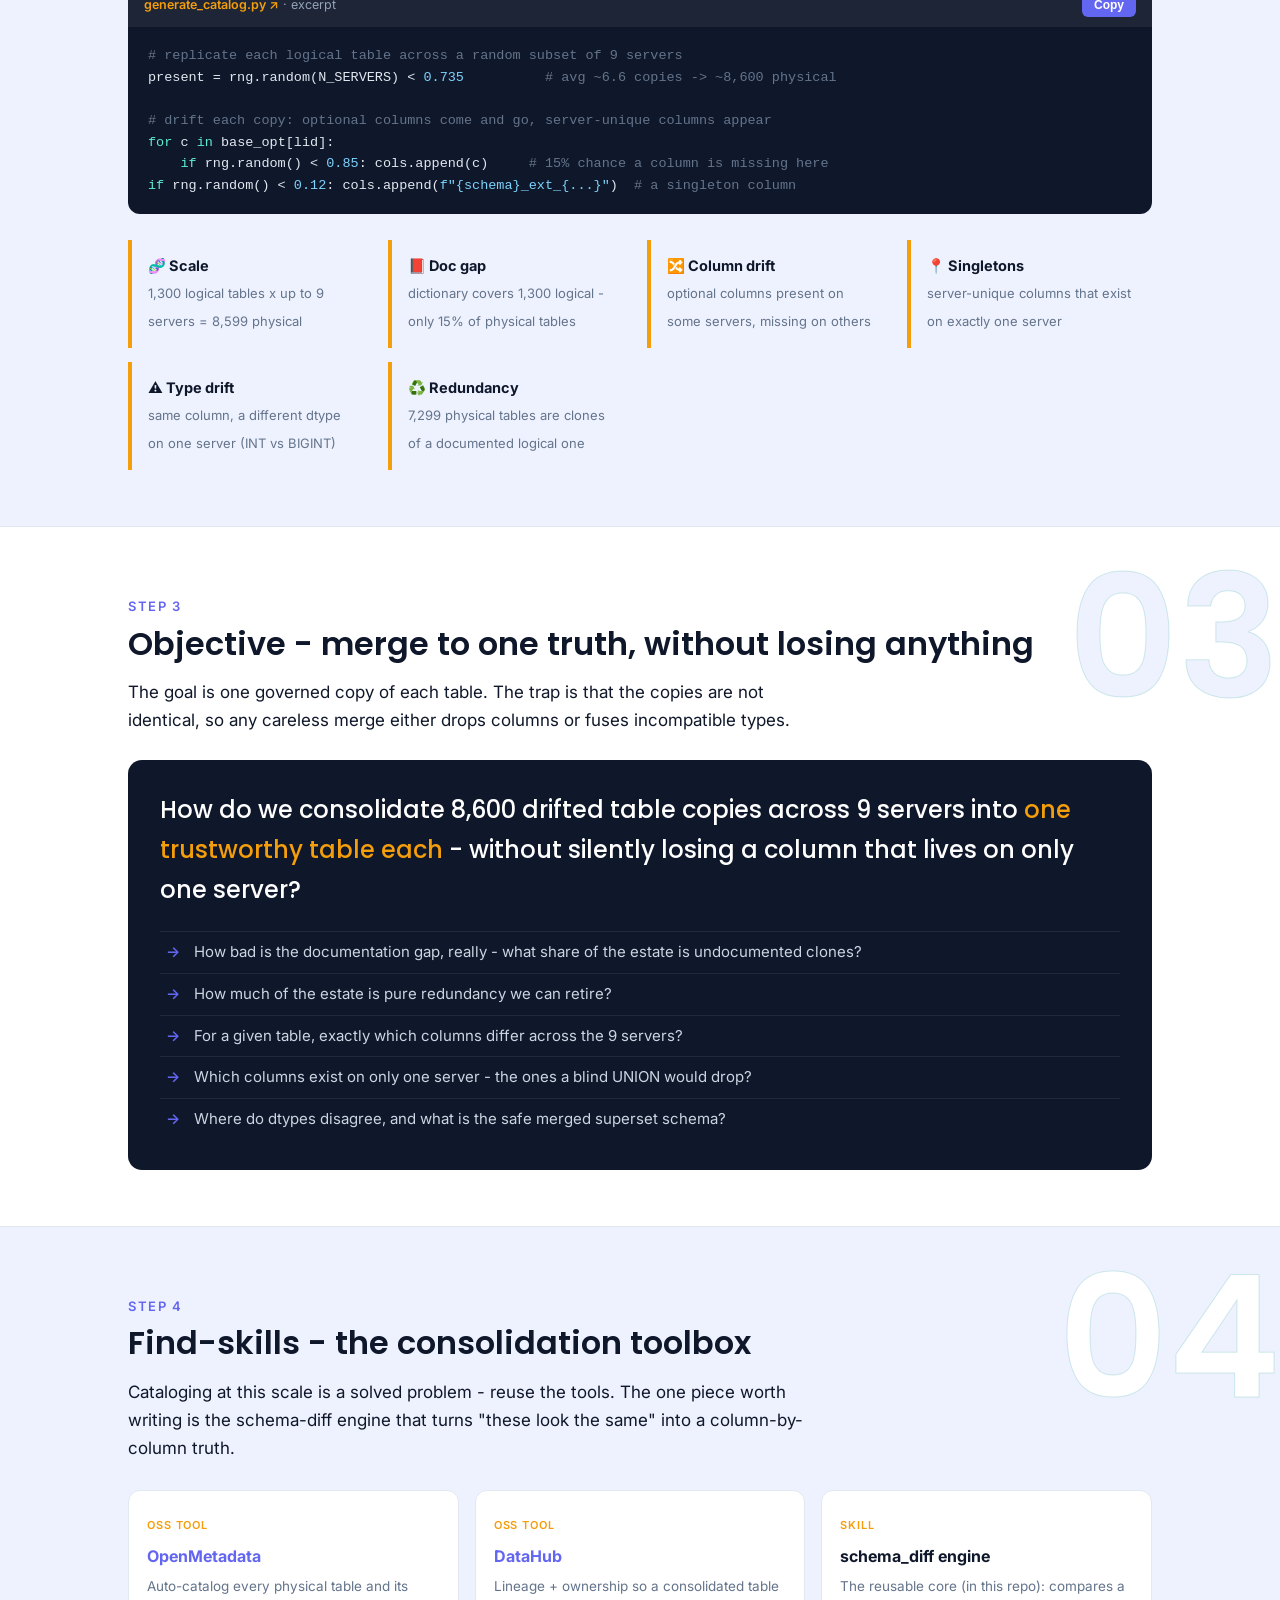
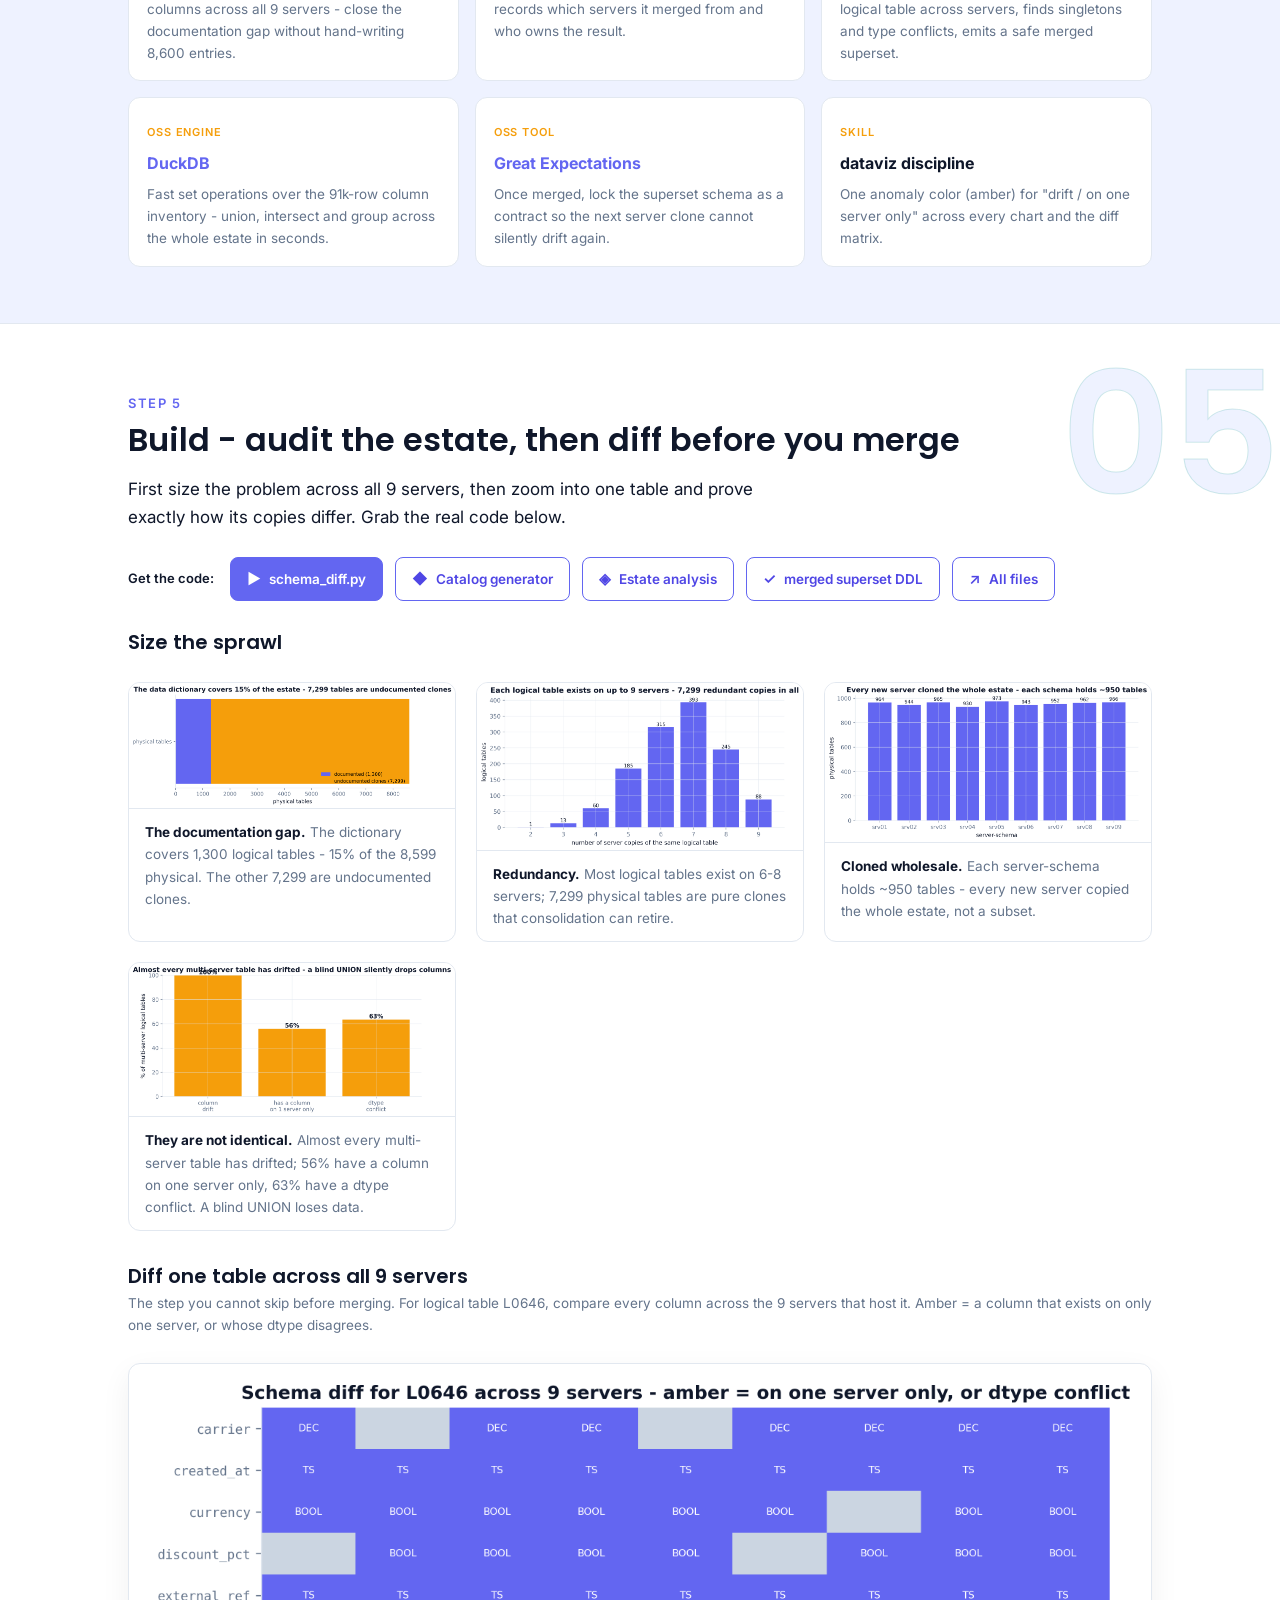
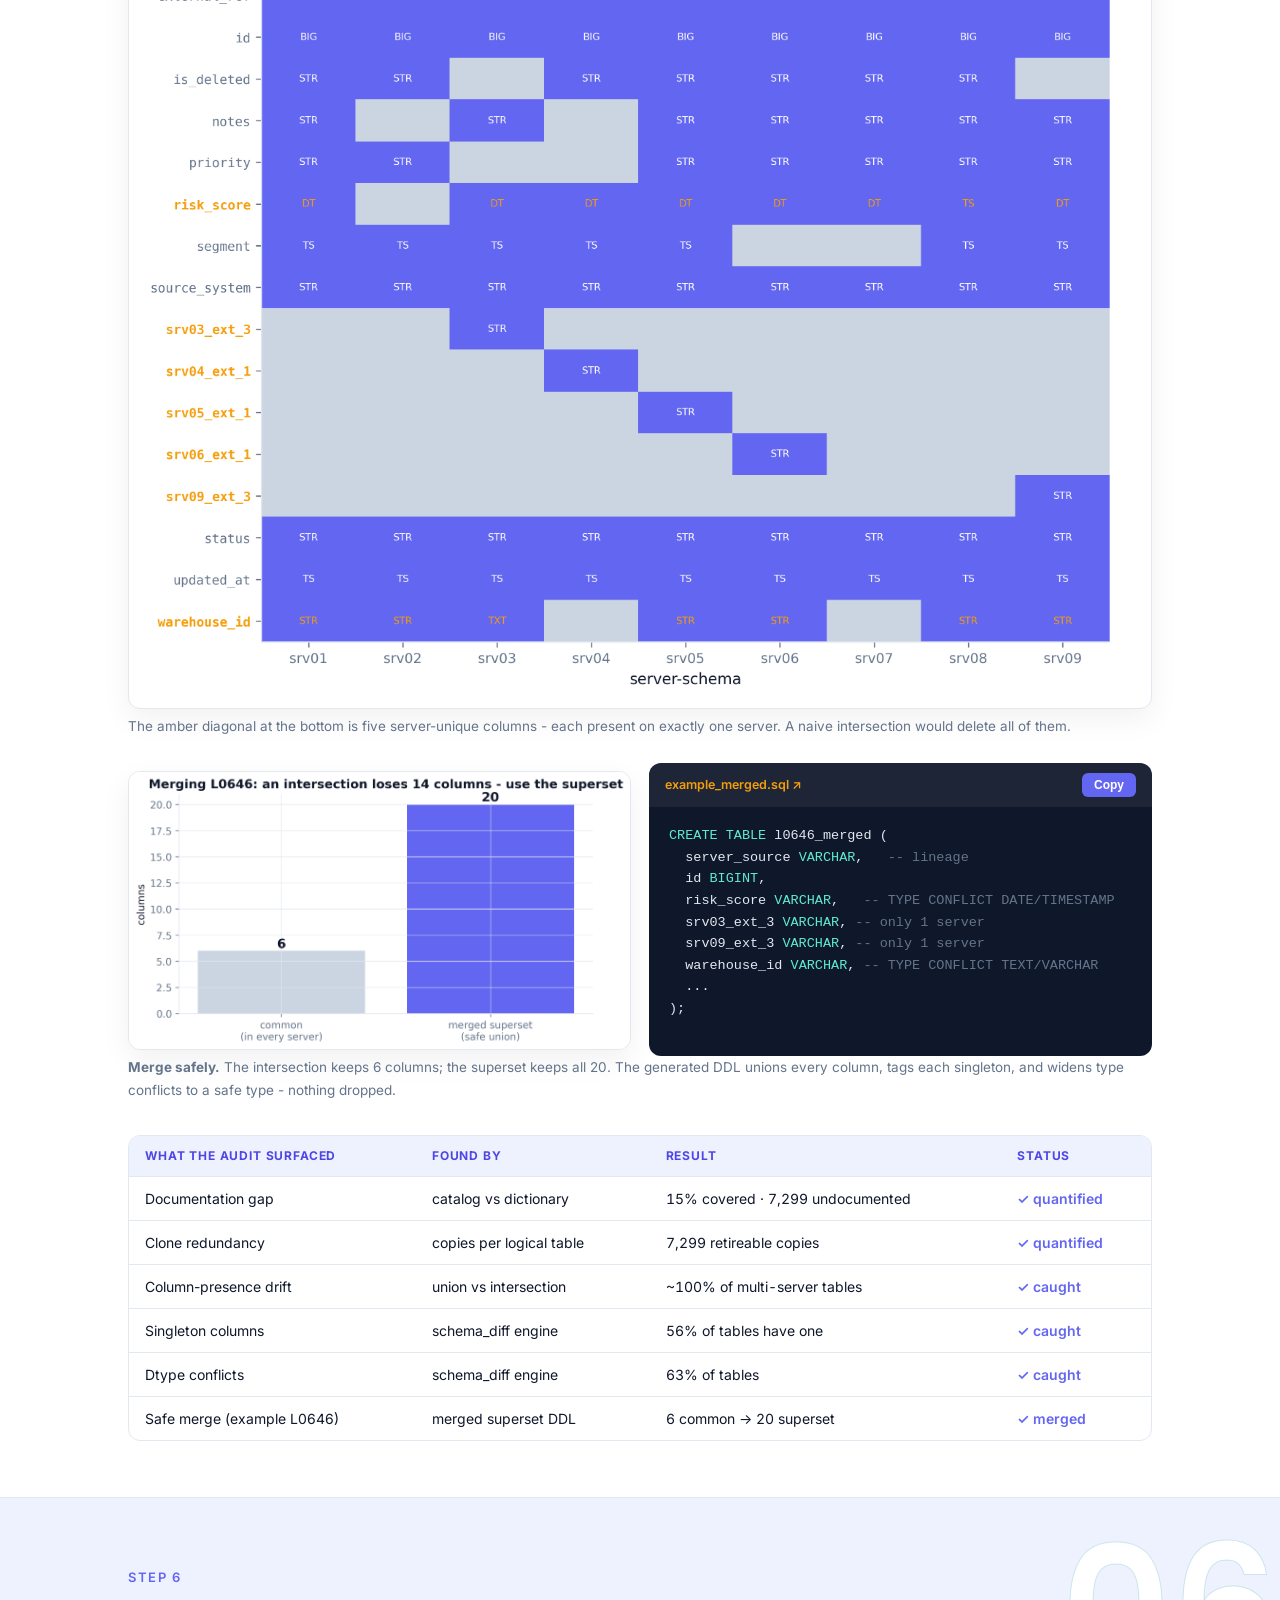
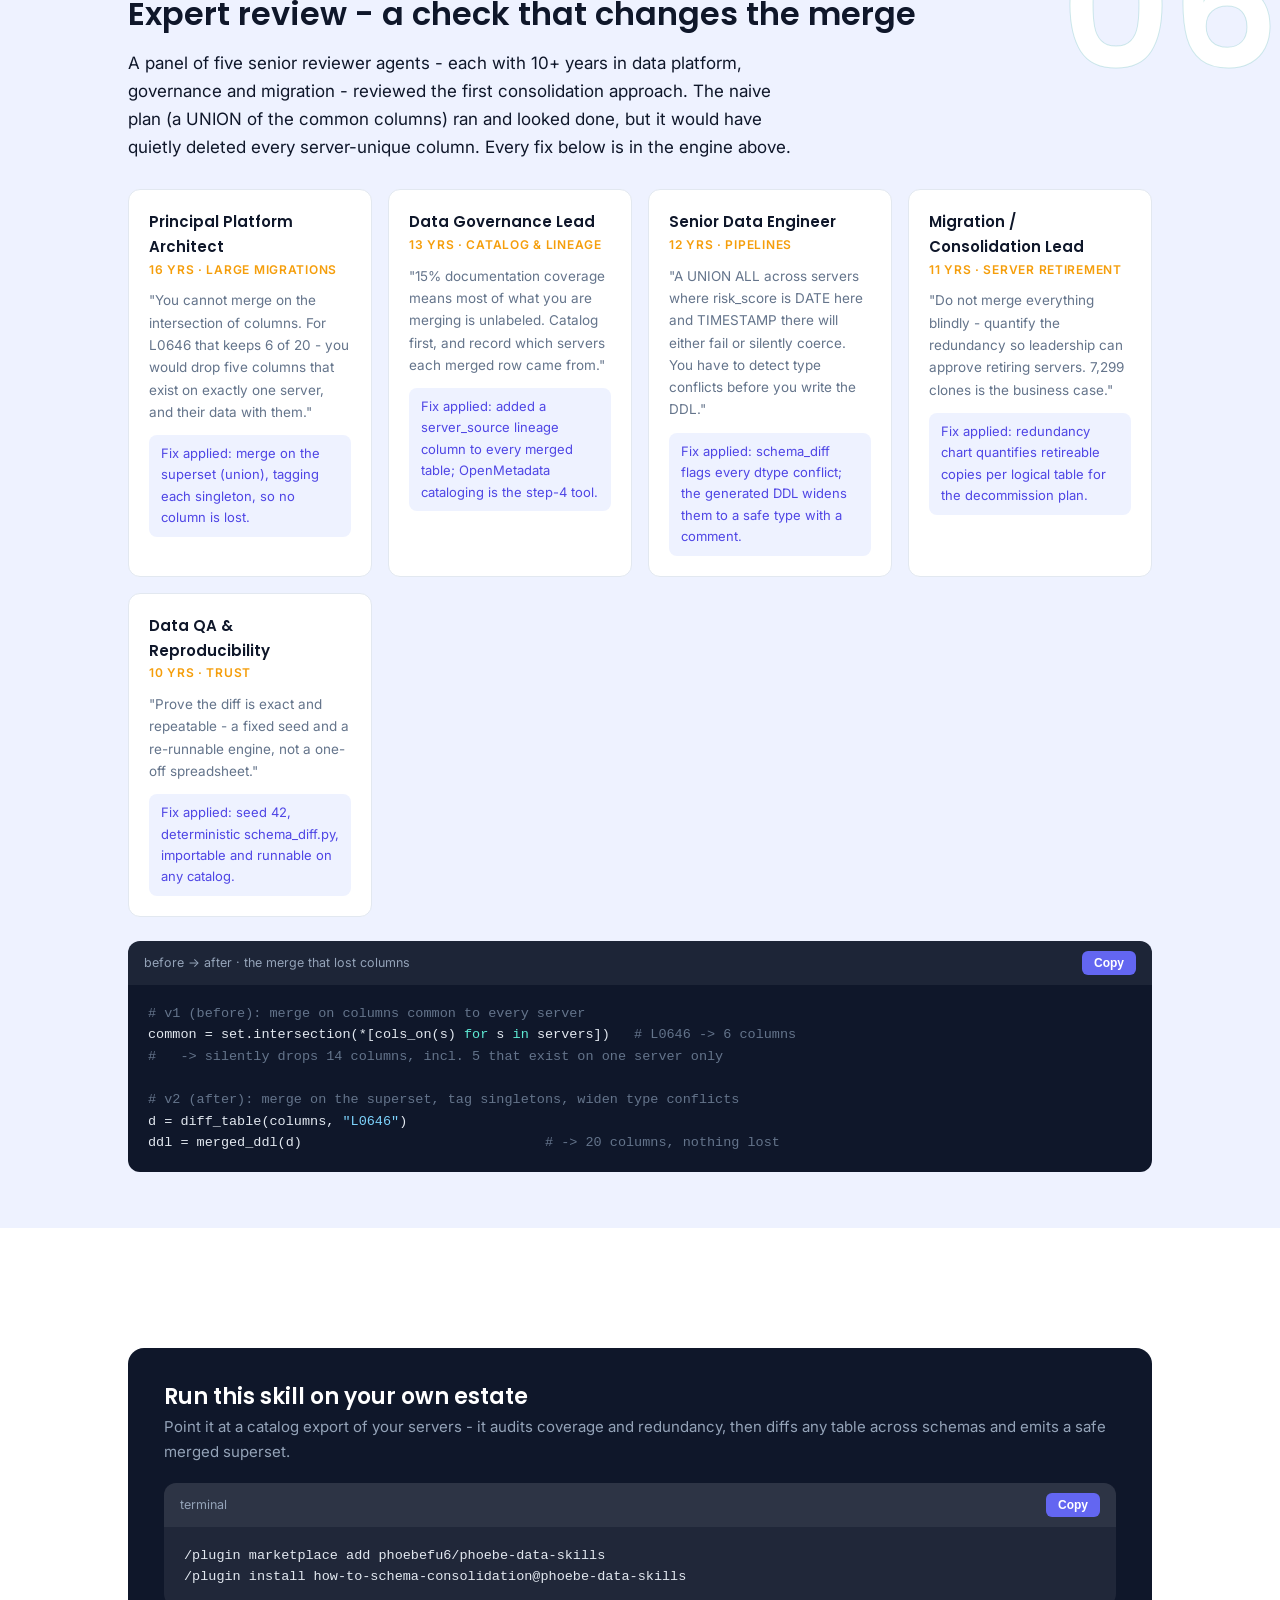
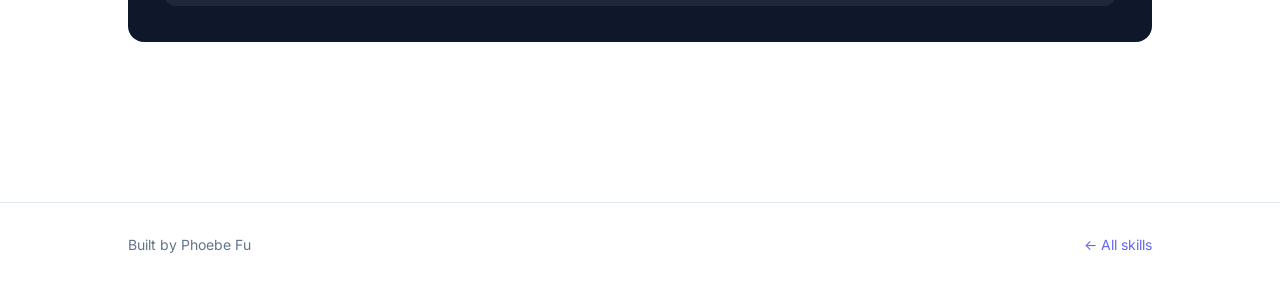
<file: docs/how-to-schema-consolidation/index.html>
<!DOCTYPE html>
<html lang="en">
<head>
<meta charset="UTF-8">
<meta name="viewport" content="width=device-width, initial-scale=1.0">
<meta name="robots" content="noindex">
<title>how-to-schema-consolidation · Phoebe's Data Skills</title>
<link rel="preconnect" href="https://fonts.googleapis.com">
<link href="https://fonts.googleapis.com/css2?family=Poppins:wght@500;600&family=Inter:wght@400;500;600&display=swap" rel="stylesheet">
<link rel="stylesheet" href="../assets/style.css">
<style>
  /* Infrastructure layer, sibling shade of indigo. Amber = drift/anomaly flag. */
  :root{
    --accent:#6366F1; --accent-dark:#4F46E5;
    --tint:#EEF2FF; --highlight:#F59E0B;
  }
  .layer-badge{display:inline-block;font-size:12px;font-weight:600;letter-spacing:.06em;
    text-transform:uppercase;color:var(--accent-dark);background:var(--tint);
    border:1px solid rgba(99,102,241,.25);border-radius:999px;padding:4px 12px;margin-bottom:14px;}
  .frame{border:1px solid var(--hairline);border-radius:12px;overflow:hidden;margin:8px 0 6px;
    box-shadow:0 10px 30px rgba(15,23,42,.06);background:#fff;}
  .frame img{width:100%;display:block;cursor:zoom-in;}
  .frame.pad{padding:10px;}
  .cap-sub{font-size:13.5px;color:var(--muted);margin:0 0 26px;}
  .statrow{display:flex;flex-wrap:wrap;gap:14px;margin:18px 0 4px;}
  .statbox{flex:1;min-width:130px;background:var(--tint);border:1px solid rgba(99,102,241,.18);
    border-radius:12px;padding:14px 16px;}
  .statbox .n{font-family:'Poppins';font-weight:600;font-size:26px;color:var(--accent-dark);
    font-variant-numeric:tabular-nums;}
  .statbox .l{font-size:12.5px;color:var(--muted);margin-top:2px;}
</style>
</head>
<body>
<div class="progress"></div>
<header class="topbar">
  <div class="wrap">
    <div class="brand"><a href="../" style="color:inherit">phoebe<b>·data·skills</b></a></div>
    <nav>
      <a href="../#skills">All skills</a>
      <a href="#install">Install</a>
    </nav>
  </div>
</header>

<section class="hero" style="padding-bottom:20px">
  <div class="wrap">
    <span class="layer-badge">◆ Infrastructure layer · consolidation</span>
    <h1 style="font-size:clamp(27px,4.2vw,44px)">how-to-<span class="tealline">schema-consolidation</span></h1>
    <p class="lede">One clean star schema is the easy case. The real estate is 8,600 tables: every new server cloned the whole schema, the copies quietly drifted apart, and the data dictionary only ever covered the 1,300 logical tables. This skill audits that sprawl and does the one thing you cannot skip before merging - a column-level schema diff across all 9 servers. Real run, seed 42.</p>
    <div class="statrow">
      <div class="statbox"><div class="n">8,599</div><div class="l">physical tables</div></div>
      <div class="statbox"><div class="n">9</div><div class="l">server-schemas</div></div>
      <div class="statbox"><div class="n">1,300</div><div class="l">logical tables</div></div>
      <div class="statbox"><div class="n">15%</div><div class="l">documented</div></div>
    </div>

    <div class="rail">
      <div class="rail-step"><div class="rail-node" data-step="1"><a href="#step-1"><div class="rail-circle">1</div><div class="rail-label">Input</div></a></div><div class="rail-connector"></div></div>
      <div class="rail-step"><div class="rail-node" data-step="2"><a href="#step-2"><div class="rail-circle">2</div><div class="rail-label">Sample data</div></a></div><div class="rail-connector"></div></div>
      <div class="rail-step"><div class="rail-node" data-step="3"><a href="#step-3"><div class="rail-circle">3</div><div class="rail-label">Objective</div></a></div><div class="rail-connector"></div></div>
      <div class="rail-step"><div class="rail-node" data-step="4"><a href="#step-4"><div class="rail-circle">4</div><div class="rail-label">Find-skills</div></a></div><div class="rail-connector"></div></div>
      <div class="rail-step"><div class="rail-node" data-step="5"><a href="#step-5"><div class="rail-circle">5</div><div class="rail-label">Build</div></a></div><div class="rail-connector"></div></div>
      <div class="rail-step"><div class="rail-node" data-step="6"><a href="#step-6"><div class="rail-circle">6</div><div class="rail-label">Expert review</div></a></div></div>
    </div>
  </div>
</section>

<!-- STEP 1 -->
<section class="step-section" id="step-1">
  <div class="wrap">
    <div class="step-ghost">01</div>
    <span class="step-tag">Step 1</span>
    <h2 class="step-title">Input - an estate that grew by cloning</h2>
    <p class="step-body">Everrest scaled by standing up a new server for each region and workload - and every server setup cloned the entire schema. Years later the same logical table exists as up to nine physical copies across nine server-schemas, and nobody documented the clones. Three inputs describe the mess.</p>
    <div class="tbl-grid">
      <div class="tbl-card reveal"><div class="tbl-name">catalog.csv <span class="cnt">8,599 rows</span></div><ul><li><b>schema</b> · one of 9 servers</li><li><b>physical_name</b> · schema.table</li><li><b>logical_id</b> · the true table it is a copy of</li><li><b>domain</b> · orders, finance, ...</li><li><b>n_columns</b> · per physical copy</li></ul></div>
      <div class="tbl-card reveal"><div class="tbl-name">columns.csv <span class="cnt">~91,000 rows</span></div><ul><li><b>schema</b> · server</li><li><b>logical_id</b> · fk</li><li><b>column_name</b> · <em>differs across copies</em></li><li><b>dtype</b> · <em>sometimes drifts too</em></li></ul></div>
      <div class="tbl-card reveal"><div class="tbl-name">data_dictionary.csv <span class="cnt">1,300 rows</span></div><ul><li><b>logical_id</b> · pk</li><li><b>logical_name</b> · documented name</li><li><b>description</b> · what it is</li><li><b>owner</b> · team</li><li><em>covers logical only, not clones</em></li></ul></div>
    </div>
  </div>
</section>

<!-- STEP 2 -->
<section class="step-section" id="step-2" style="background:var(--tint)">
  <div class="wrap">
    <div class="step-ghost" style="color:#fff">02</div>
    <span class="step-tag">Step 2</span>
    <h2 class="step-title">Generate sample data - the estate at real scale</h2>
    <p class="step-body">A seeded generator builds 1,300 logical tables, replicates each across a random subset of the 9 servers (avg ~6.6 copies), and drifts every copy - dropping optional columns, adding server-unique ones, occasionally changing a dtype. The result is ~8,600 physical tables that look identical and are not.</p>
    <div class="code-card">
      <div class="code-head"><span><a href="https://github.com/phoebefu6/phoebe-data-skills/blob/main/materials/how-to-schema-consolidation/generate_catalog.py">generate_catalog.py ↗</a> · excerpt</span><button class="copy-btn">Copy</button></div>
      <pre><span class="c-comment"># replicate each logical table across a random subset of 9 servers</span>
present = rng.random(N_SERVERS) &lt; <span class="c-str">0.735</span>          <span class="c-comment"># avg ~6.6 copies -&gt; ~8,600 physical</span>

<span class="c-comment"># drift each copy: optional columns come and go, server-unique columns appear</span>
<span class="c-kw">for</span> c <span class="c-kw">in</span> base_opt[lid]:
    <span class="c-kw">if</span> rng.random() &lt; <span class="c-str">0.85</span>: cols.append(c)     <span class="c-comment"># 15% chance a column is missing here</span>
<span class="c-kw">if</span> rng.random() &lt; <span class="c-str">0.12</span>: cols.append(<span class="c-str">f"{schema}_ext_{...}"</span>)  <span class="c-comment"># a singleton column</span></pre>
    </div>
    <div class="quirk-grid">
      <div class="quirk reveal"><b>🧬 Scale</b><span>1,300 logical tables x up to 9 servers = 8,599 physical</span></div>
      <div class="quirk reveal"><b>📕 Doc gap</b><span>dictionary covers 1,300 logical - only 15% of physical tables</span></div>
      <div class="quirk reveal"><b>🔀 Column drift</b><span>optional columns present on some servers, missing on others</span></div>
      <div class="quirk reveal"><b>📍 Singletons</b><span>server-unique columns that exist on exactly one server</span></div>
      <div class="quirk reveal"><b>⚠️ Type drift</b><span>same column, a different dtype on one server (INT vs BIGINT)</span></div>
      <div class="quirk reveal"><b>♻️ Redundancy</b><span>7,299 physical tables are clones of a documented logical one</span></div>
    </div>
  </div>
</section>

<!-- STEP 3 -->
<section class="step-section" id="step-3">
  <div class="wrap">
    <div class="step-ghost">03</div>
    <span class="step-tag">Step 3</span>
    <h2 class="step-title">Objective - merge to one truth, without losing anything</h2>
    <p class="step-body">The goal is one governed copy of each table. The trap is that the copies are not identical, so any careless merge either drops columns or fuses incompatible types.</p>
    <div class="objective-banner reveal">
      <div class="q">How do we consolidate 8,600 drifted table copies across 9 servers into <em>one trustworthy table each</em> - without silently losing a column that lives on only one server?</div>
      <ul class="subq">
        <li>How bad is the documentation gap, really - what share of the estate is undocumented clones?</li>
        <li>How much of the estate is pure redundancy we can retire?</li>
        <li>For a given table, exactly which columns differ across the 9 servers?</li>
        <li>Which columns exist on only one server - the ones a blind UNION would drop?</li>
        <li>Where do dtypes disagree, and what is the safe merged superset schema?</li>
      </ul>
    </div>
  </div>
</section>

<!-- STEP 4 -->
<section class="step-section" id="step-4" style="background:var(--tint)">
  <div class="wrap">
    <div class="step-ghost" style="color:#fff">04</div>
    <span class="step-tag">Step 4</span>
    <h2 class="step-title">Find-skills - the consolidation toolbox</h2>
    <p class="step-body">Cataloging at this scale is a solved problem - reuse the tools. The one piece worth writing is the schema-diff engine that turns "these look the same" into a column-by-column truth.</p>
    <div class="tool-grid">
      <div class="tool-card reveal"><span class="t-kind">OSS tool</span><h4><a href="https://github.com/open-metadata/OpenMetadata">OpenMetadata</a></h4><p>Auto-catalog every physical table and its columns across all 9 servers - close the documentation gap without hand-writing 8,600 entries.</p></div>
      <div class="tool-card reveal"><span class="t-kind">OSS tool</span><h4><a href="https://github.com/datahub-project/datahub">DataHub</a></h4><p>Lineage + ownership so a consolidated table records which servers it merged from and who owns the result.</p></div>
      <div class="tool-card reveal"><span class="t-kind">Skill</span><h4>schema_diff engine</h4><p>The reusable core (in this repo): compares a logical table across servers, finds singletons and type conflicts, emits a safe merged superset.</p></div>
      <div class="tool-card reveal"><span class="t-kind">OSS engine</span><h4><a href="https://github.com/duckdb/duckdb">DuckDB</a></h4><p>Fast set operations over the 91k-row column inventory - union, intersect and group across the whole estate in seconds.</p></div>
      <div class="tool-card reveal"><span class="t-kind">OSS tool</span><h4><a href="https://github.com/great-expectations/great_expectations">Great Expectations</a></h4><p>Once merged, lock the superset schema as a contract so the next server clone cannot silently drift again.</p></div>
      <div class="tool-card reveal"><span class="t-kind">Skill</span><h4>dataviz discipline</h4><p>One anomaly color (amber) for "drift / on one server only" across every chart and the diff matrix.</p></div>
    </div>
  </div>
</section>

<!-- STEP 5 -->
<section class="step-section" id="step-5">
  <div class="wrap">
    <div class="step-ghost">05</div>
    <span class="step-tag">Step 5</span>
    <h2 class="step-title">Build - audit the estate, then diff before you merge</h2>
    <p class="step-body">First size the problem across all 9 servers, then zoom into one table and prove exactly how its copies differ. Grab the real code below.</p>
    <div class="codelinks reveal">
      <span class="cl-label">Get the code:</span>
      <a class="cl-btn" href="https://github.com/phoebefu6/phoebe-data-skills/blob/main/materials/how-to-schema-consolidation/schema_diff.py"><span class="gh">▶</span> schema_diff.py</a>
      <a class="cl-btn ghost" href="https://github.com/phoebefu6/phoebe-data-skills/blob/main/materials/how-to-schema-consolidation/generate_catalog.py"><span class="gh">◆</span> Catalog generator</a>
      <a class="cl-btn ghost" href="https://github.com/phoebefu6/phoebe-data-skills/blob/main/materials/how-to-schema-consolidation/analyze_catalog.py"><span class="gh">◈</span> Estate analysis</a>
      <a class="cl-btn ghost" href="https://github.com/phoebefu6/phoebe-data-skills/blob/main/materials/how-to-schema-consolidation/example_merged.sql"><span class="gh">✓</span> merged superset DDL</a>
      <a class="cl-btn ghost" href="https://github.com/phoebefu6/phoebe-data-skills/tree/main/materials/how-to-schema-consolidation"><span class="gh">↗</span> All files</a>
    </div>

    <h3 style="font-family:'Poppins';font-weight:600;margin:30px 0 4px;color:var(--ink)">Size the sprawl</h3>
    <div class="chart-grid">
      <div class="chart-card reveal"><img src="charts/coverage_gap.png" alt="Stacked bar: 1300 documented tables versus 7299 undocumented clones"><div class="cap"><b>The documentation gap.</b> The dictionary covers 1,300 logical tables - 15% of the 8,599 physical. The other 7,299 are undocumented clones.</div></div>
      <div class="chart-card reveal"><img src="charts/redundancy.png" alt="Histogram of number of server copies per logical table, peaking at 7"><div class="cap"><b>Redundancy.</b> Most logical tables exist on 6-8 servers; 7,299 physical tables are pure clones that consolidation can retire.</div></div>
      <div class="chart-card reveal"><img src="charts/tables_per_schema.png" alt="Bar chart: each of 9 server-schemas holds about 950 tables"><div class="cap"><b>Cloned wholesale.</b> Each server-schema holds ~950 tables - every new server copied the whole estate, not a subset.</div></div>
      <div class="chart-card reveal"><img src="charts/drift_prevalence.png" alt="Bar chart: almost 100 percent column drift, 56 percent singleton columns, 63 percent dtype conflict"><div class="cap"><b>They are not identical.</b> Almost every multi-server table has drifted; 56% have a column on one server only, 63% have a dtype conflict. A blind UNION loses data.</div></div>
    </div>

    <h3 style="font-family:'Poppins';font-weight:600;margin:34px 0 4px;color:var(--ink)">Diff one table across all 9 servers</h3>
    <p class="cap-sub">The step you cannot skip before merging. For logical table L0646, compare every column across the 9 servers that host it. Amber = a column that exists on only one server, or whose dtype disagrees.</p>
    <div class="frame pad reveal"><img src="charts/schema_diff_matrix.png" alt="Schema diff matrix: columns by 9 servers, present cells in indigo with dtype, singleton and conflict rows in amber"></div>
    <p class="cap-sub">The amber diagonal at the bottom is five server-unique columns - each present on exactly one server. A naive intersection would delete all of them.</p>

    <div class="ba-grid" style="display:grid;grid-template-columns:1fr 1fr;gap:18px">
      <div class="frame reveal"><img src="charts/merge_superset.png" alt="Bar chart: common columns 6 versus merged superset 20"></div>
      <div class="code-card" style="margin:0">
        <div class="code-head"><span><a href="https://github.com/phoebefu6/phoebe-data-skills/blob/main/materials/how-to-schema-consolidation/example_merged.sql">example_merged.sql ↗</a></span><button class="copy-btn">Copy</button></div>
        <pre><span class="c-kw">CREATE TABLE</span> l0646_merged (
  server_source <span class="c-kw">VARCHAR</span>,   <span class="c-comment">-- lineage</span>
  id <span class="c-kw">BIGINT</span>,
  risk_score <span class="c-kw">VARCHAR</span>,   <span class="c-comment">-- TYPE CONFLICT DATE/TIMESTAMP</span>
  srv03_ext_3 <span class="c-kw">VARCHAR</span>, <span class="c-comment">-- only 1 server</span>
  srv09_ext_3 <span class="c-kw">VARCHAR</span>, <span class="c-comment">-- only 1 server</span>
  warehouse_id <span class="c-kw">VARCHAR</span>, <span class="c-comment">-- TYPE CONFLICT TEXT/VARCHAR</span>
  ...
);</pre>
      </div>
    </div>
    <p class="cap-sub"><b>Merge safely.</b> The intersection keeps 6 columns; the superset keeps all 20. The generated DDL unions every column, tags each singleton, and widens type conflicts to a safe type - nothing dropped.</p>

    <div class="caught reveal">
      <table>
        <thead><tr><th>What the audit surfaced</th><th>Found by</th><th>Result</th><th>Status</th></tr></thead>
        <tbody>
          <tr><td>Documentation gap</td><td>catalog vs dictionary</td><td class="num">15% covered · 7,299 undocumented</td><td class="ok">✓ quantified</td></tr>
          <tr><td>Clone redundancy</td><td>copies per logical table</td><td class="num">7,299 retireable copies</td><td class="ok">✓ quantified</td></tr>
          <tr><td>Column-presence drift</td><td>union vs intersection</td><td class="num">~100% of multi-server tables</td><td class="ok">✓ caught</td></tr>
          <tr><td>Singleton columns</td><td>schema_diff engine</td><td class="num">56% of tables have one</td><td class="ok">✓ caught</td></tr>
          <tr><td>Dtype conflicts</td><td>schema_diff engine</td><td class="num">63% of tables</td><td class="ok">✓ caught</td></tr>
          <tr><td>Safe merge (example L0646)</td><td>merged superset DDL</td><td class="num">6 common → 20 superset</td><td class="ok">✓ merged</td></tr>
        </tbody>
      </table>
    </div>
  </div>
</section>

<!-- STEP 6 -->
<section class="step-section" id="step-6" style="background:var(--tint)">
  <div class="wrap">
    <div class="step-ghost" style="color:#fff">06</div>
    <span class="step-tag">Step 6</span>
    <h2 class="step-title">Expert review - a check that changes the merge</h2>
    <p class="step-body">A panel of five senior reviewer agents - each with 10+ years in data platform, governance and migration - reviewed the first consolidation approach. The naive plan (a UNION of the common columns) ran and looked done, but it would have quietly deleted every server-unique column. Every fix below is in the engine above.</p>
    <div class="mentor-grid">
      <div class="mentor-card reveal"><div class="m-name">Principal Platform Architect</div><div class="m-lens">16 yrs · large migrations</div><p>"You cannot merge on the intersection of columns. For L0646 that keeps 6 of 20 - you would drop five columns that exist on exactly one server, and their data with them."</p><div class="m-fix">Fix applied: merge on the superset (union), tagging each singleton, so no column is lost.</div></div>
      <div class="mentor-card reveal"><div class="m-name">Data Governance Lead</div><div class="m-lens">13 yrs · catalog &amp; lineage</div><p>"15% documentation coverage means most of what you are merging is unlabeled. Catalog first, and record which servers each merged row came from."</p><div class="m-fix">Fix applied: added a server_source lineage column to every merged table; OpenMetadata cataloging is the step-4 tool.</div></div>
      <div class="mentor-card reveal"><div class="m-name">Senior Data Engineer</div><div class="m-lens">12 yrs · pipelines</div><p>"A UNION ALL across servers where risk_score is DATE here and TIMESTAMP there will either fail or silently coerce. You have to detect type conflicts before you write the DDL."</p><div class="m-fix">Fix applied: schema_diff flags every dtype conflict; the generated DDL widens them to a safe type with a comment.</div></div>
      <div class="mentor-card reveal"><div class="m-name">Migration / Consolidation Lead</div><div class="m-lens">11 yrs · server retirement</div><p>"Do not merge everything blindly - quantify the redundancy so leadership can approve retiring servers. 7,299 clones is the business case."</p><div class="m-fix">Fix applied: redundancy chart quantifies retireable copies per logical table for the decommission plan.</div></div>
      <div class="mentor-card reveal"><div class="m-name">Data QA &amp; Reproducibility</div><div class="m-lens">10 yrs · trust</div><p>"Prove the diff is exact and repeatable - a fixed seed and a re-runnable engine, not a one-off spreadsheet."</p><div class="m-fix">Fix applied: seed 42, deterministic schema_diff.py, importable and runnable on any catalog.</div></div>
    </div>
    <div class="code-card">
      <div class="code-head"><span>before → after · the merge that lost columns</span><button class="copy-btn">Copy</button></div>
      <pre><span class="c-comment"># v1 (before): merge on columns common to every server</span>
common = set.intersection(*[cols_on(s) <span class="c-kw">for</span> s <span class="c-kw">in</span> servers])   <span class="c-comment"># L0646 -&gt; 6 columns</span>
<span class="c-comment">#   -&gt; silently drops 14 columns, incl. 5 that exist on one server only</span>

<span class="c-comment"># v2 (after): merge on the superset, tag singletons, widen type conflicts</span>
d = diff_table(columns, <span class="c-str">"L0646"</span>)
ddl = merged_ddl(d)                              <span class="c-comment"># -&gt; 20 columns, nothing lost</span></pre>
    </div>
  </div>
</section>

<section class="section" id="install">
  <div class="wrap">
    <div class="install">
      <h3>Run this skill on your own estate</h3>
      <p>Point it at a catalog export of your servers - it audits coverage and redundancy, then diffs any table across schemas and emits a safe merged superset.</p>
      <div class="code-card">
        <div class="code-head"><span>terminal</span><button class="copy-btn">Copy</button></div>
        <pre>/plugin marketplace add phoebefu6/phoebe-data-skills
/plugin install how-to-schema-consolidation@phoebe-data-skills</pre>
      </div>
    </div>
  </div>
</section>

<footer>
  <div class="wrap">
    <span>Built by Phoebe Fu</span>
    <span><a href="../">← All skills</a></span>
  </div>
</footer>
<script src="../assets/app.js"></script>
</body>
</html>
</file>
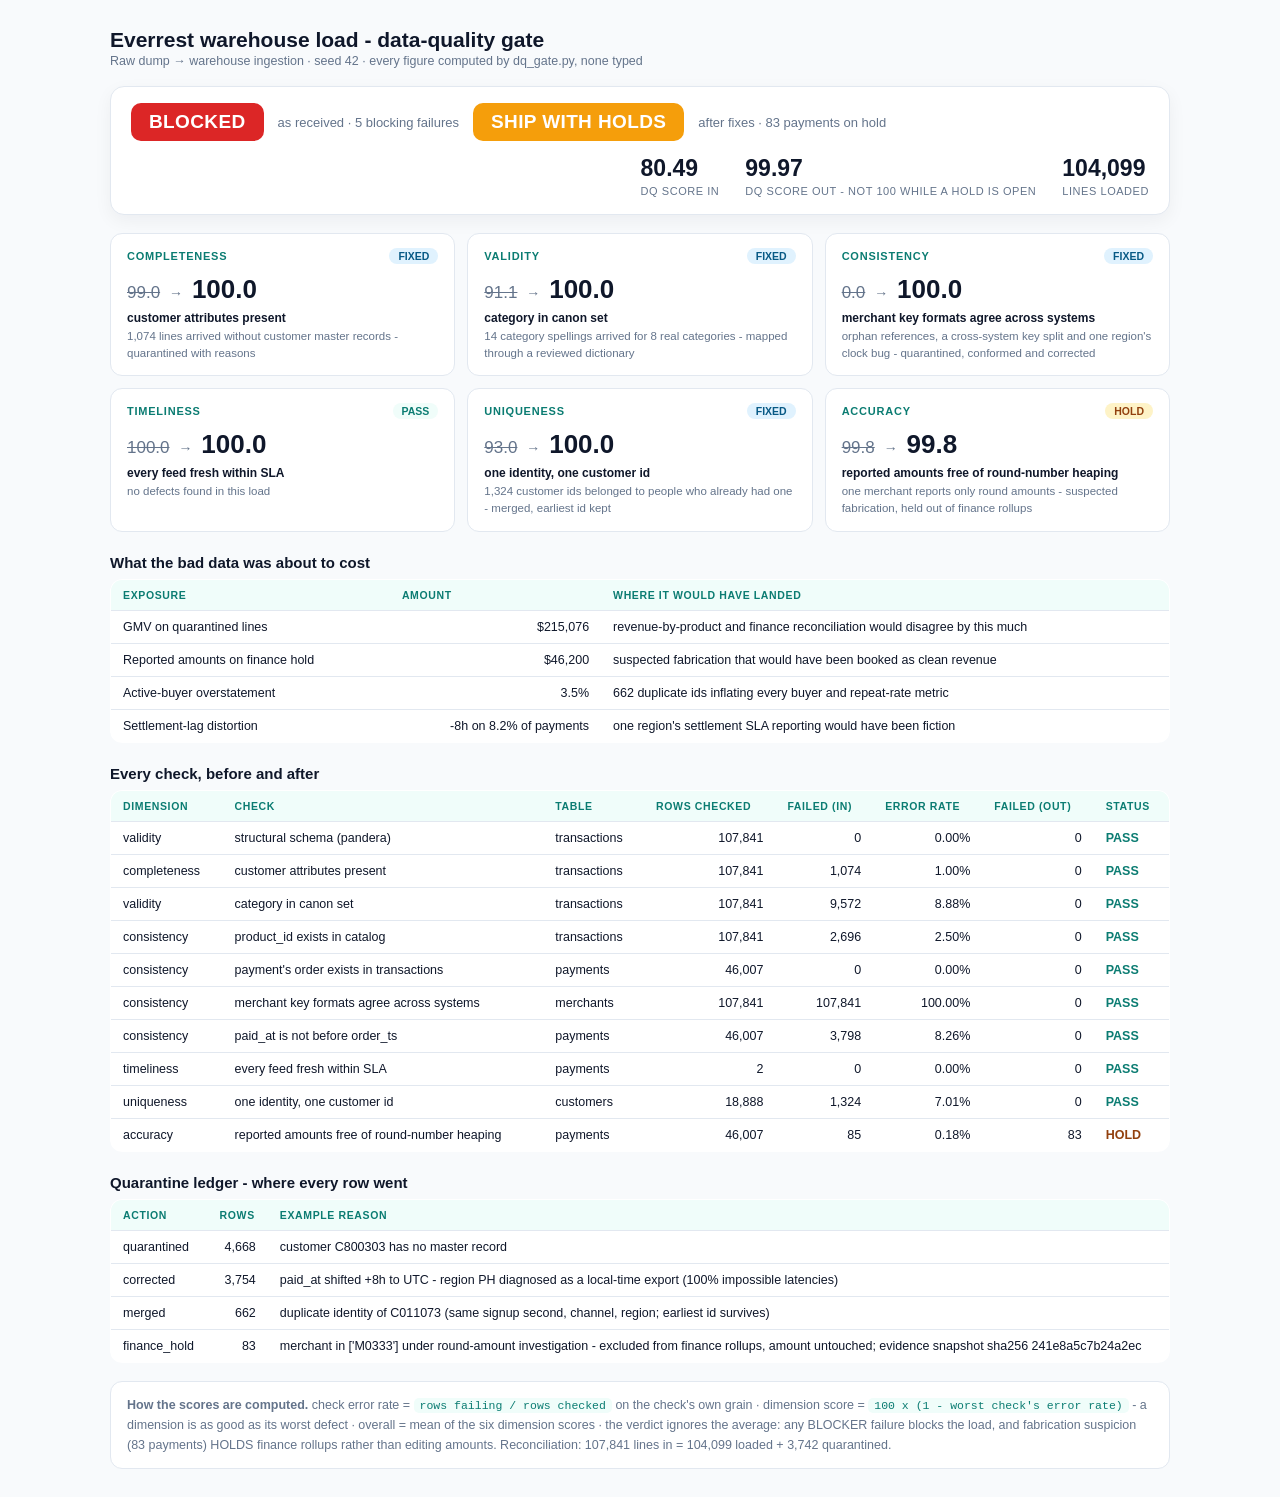
<file: docs/how-to-data-quality/everrest_dq_scorecard.html>
<!DOCTYPE html>
<html lang="en"><head><meta charset="UTF-8">
<meta name="viewport" content="width=device-width, initial-scale=1.0">
<meta name="robots" content="noindex">
<title>Everrest data-quality scorecard</title>
<style>
  :root{--ink:#0F172A;--muted:#64748B;--hair:#E2E8F0;--teal:#0D9488;--teal-d:#0B7C72;
    --tint:#F0FDFA;--amber:#F59E0B;--red:#DC2626}
  *{box-sizing:border-box;margin:0}
  body{font-family:Inter,-apple-system,'Segoe UI',sans-serif;color:var(--ink);
    background:#F8FAFC;padding:28px 20px;font-size:14px}
  .wrap{max-width:1060px;margin:0 auto}
  h1{font-size:21px;margin-bottom:2px}
  .sub{color:var(--muted);font-size:12.5px;margin-bottom:18px}
  .verdict-bar{display:flex;gap:14px;align-items:center;flex-wrap:wrap;background:#fff;
    border:1px solid var(--hair);border-radius:14px;padding:16px 20px;margin-bottom:18px;
    box-shadow:0 6px 18px rgba(15,23,42,.05)}
  .v-badge{font-size:19px;font-weight:700;letter-spacing:.02em;padding:8px 18px;
    border-radius:10px;color:#fff;font-variant-numeric:tabular-nums}
  .v-scores{display:flex;gap:26px;margin-left:auto;flex-wrap:wrap}
  .v-s b{display:block;font-size:23px;font-variant-numeric:tabular-nums}
  .v-s span{color:var(--muted);font-size:11px;text-transform:uppercase;letter-spacing:.05em}
  .grid{display:grid;grid-template-columns:repeat(3,1fr);gap:12px;margin-bottom:18px}
  @media(max-width:860px){.grid{grid-template-columns:repeat(2,1fr)}}
  @media(max-width:560px){.grid{grid-template-columns:1fr}}
  .tile{background:#fff;border:1px solid var(--hair);border-radius:12px;padding:14px 16px}
  .t-head{display:flex;justify-content:space-between;align-items:center}
  .t-dim{font-size:11px;font-weight:600;text-transform:uppercase;letter-spacing:.07em;
    color:var(--teal-d)}
  .t-badge{font-size:10.5px;font-weight:700;border-radius:999px;padding:2px 9px}
  .t-scores{margin:10px 0 6px;font-variant-numeric:tabular-nums}
  .t-before{font-size:17px;color:var(--muted);text-decoration:line-through}
  .t-arrow{color:var(--muted);margin:0 5px}
  .t-after{font-size:26px;font-weight:700}
  .t-check{font-size:12px;font-weight:600;margin-bottom:3px}
  .t-note{font-size:11.5px;color:var(--muted);line-height:1.45}
  h2{font-size:15px;margin:22px 0 8px}
  table{width:100%;border-collapse:collapse;background:#fff;border:1px solid var(--hair);
    border-radius:12px;overflow:hidden;font-size:12.5px}
  th{background:var(--tint);text-align:left;padding:9px 12px;font-size:10.5px;
    text-transform:uppercase;letter-spacing:.06em;color:var(--teal-d)}
  td{padding:9px 12px;border-top:1px solid var(--hair);vertical-align:top}
  .num{font-variant-numeric:tabular-nums;text-align:right}
  .ok{color:var(--teal-d)}.bad{color:var(--red)}.hold{color:#92400E}
  .tbl-scroll{overflow-x:auto;border-radius:12px}
  .formula{background:#fff;border:1px solid var(--hair);border-radius:12px;
    padding:13px 16px;font-size:12.5px;color:var(--muted);line-height:1.6;margin-top:18px}
  .formula code{background:var(--tint);color:var(--teal-d);padding:1px 6px;
    border-radius:5px;font-size:11.5px}
</style></head><body><div class="wrap">
  <h1>Everrest warehouse load - data-quality gate</h1>
  <div class="sub">Raw dump &#8594; warehouse ingestion &middot; seed 42 &middot; every figure computed by dq_gate.py, none typed</div>
  <div class="verdict-bar">
    <span class="v-badge" style="background:#DC2626">BLOCKED</span>
    <span style="color:var(--muted);font-size:13px">as received &middot; 5 blocking failures</span>
    <span class="v-badge" style="background:#F59E0B">SHIP WITH HOLDS</span>
    <span style="color:var(--muted);font-size:13px">after fixes &middot; 83 payments on hold</span>
    <div class="v-scores">
      <div class="v-s"><b>80.49</b><span>DQ score in</span></div>
      <div class="v-s"><b>99.97</b><span>DQ score out - not 100 while a hold is open</span></div>
      <div class="v-s"><b>104,099</b><span>lines loaded</span></div>
    </div>
  </div>
  <div class="grid">
      <div class="tile">
        <div class="t-head"><span class="t-dim">completeness</span>
          <span class="t-badge" style="background:#E0F2FE;color:#075985">FIXED</span></div>
        <div class="t-scores"><span class="t-before">99.0</span>
          <span class="t-arrow">&#8594;</span>
          <span class="t-after">100.0</span></div>
        <div class="t-check">customer attributes present</div>
        <div class="t-note">1,074 lines arrived without customer master records - quarantined with reasons</div>
      </div>
      <div class="tile">
        <div class="t-head"><span class="t-dim">validity</span>
          <span class="t-badge" style="background:#E0F2FE;color:#075985">FIXED</span></div>
        <div class="t-scores"><span class="t-before">91.1</span>
          <span class="t-arrow">&#8594;</span>
          <span class="t-after">100.0</span></div>
        <div class="t-check">category in canon set</div>
        <div class="t-note">14 category spellings arrived for 8 real categories - mapped through a reviewed dictionary</div>
      </div>
      <div class="tile">
        <div class="t-head"><span class="t-dim">consistency</span>
          <span class="t-badge" style="background:#E0F2FE;color:#075985">FIXED</span></div>
        <div class="t-scores"><span class="t-before">0.0</span>
          <span class="t-arrow">&#8594;</span>
          <span class="t-after">100.0</span></div>
        <div class="t-check">merchant key formats agree across systems</div>
        <div class="t-note">orphan references, a cross-system key split and one region's clock bug - quarantined, conformed and corrected</div>
      </div>
      <div class="tile">
        <div class="t-head"><span class="t-dim">timeliness</span>
          <span class="t-badge" style="background:#F0FDFA;color:#0B7C72">PASS</span></div>
        <div class="t-scores"><span class="t-before">100.0</span>
          <span class="t-arrow">&#8594;</span>
          <span class="t-after">100.0</span></div>
        <div class="t-check">every feed fresh within SLA</div>
        <div class="t-note">no defects found in this load</div>
      </div>
      <div class="tile">
        <div class="t-head"><span class="t-dim">uniqueness</span>
          <span class="t-badge" style="background:#E0F2FE;color:#075985">FIXED</span></div>
        <div class="t-scores"><span class="t-before">93.0</span>
          <span class="t-arrow">&#8594;</span>
          <span class="t-after">100.0</span></div>
        <div class="t-check">one identity, one customer id</div>
        <div class="t-note">1,324 customer ids belonged to people who already had one - merged, earliest id kept</div>
      </div>
      <div class="tile">
        <div class="t-head"><span class="t-dim">accuracy</span>
          <span class="t-badge" style="background:#FEF3C7;color:#92400E">HOLD</span></div>
        <div class="t-scores"><span class="t-before">99.8</span>
          <span class="t-arrow">&#8594;</span>
          <span class="t-after">99.8</span></div>
        <div class="t-check">reported amounts free of round-number heaping</div>
        <div class="t-note">one merchant reports only round amounts - suspected fabrication, held out of finance rollups</div>
      </div></div>
  <h2>What the bad data was about to cost</h2>
  <div class="tbl-scroll"><table>
    <thead><tr><th>Exposure</th><th>Amount</th><th>Where it would have landed</th></tr></thead>
    <tbody>
      <tr><td>GMV on quarantined lines</td><td class="num">$215,076</td>
        <td>revenue-by-product and finance reconciliation would disagree by this much</td></tr>
      <tr><td>Reported amounts on finance hold</td><td class="num">$46,200</td>
        <td>suspected fabrication that would have been booked as clean revenue</td></tr>
      <tr><td>Active-buyer overstatement</td><td class="num">3.5%</td>
        <td>662 duplicate ids inflating every buyer and repeat-rate metric</td></tr>
      <tr><td>Settlement-lag distortion</td><td class="num">-8h on 8.2% of payments</td>
        <td>one region's settlement SLA reporting would have been fiction</td></tr>
    </tbody>
  </table></div>
  <h2>Every check, before and after</h2>
  <div class="tbl-scroll"><table>
    <thead><tr><th>Dimension</th><th>Check</th><th>Table</th><th>Rows checked</th>
      <th>Failed (in)</th><th>Error rate</th><th>Failed (out)</th><th>Status</th></tr></thead>
    <tbody><tr><td>validity</td><td>structural schema (pandera)</td><td>transactions</td><td class='num'>107,841</td><td class='num'>0</td><td class='num'>0.00%</td><td class='num'>0</td><td><b class=ok>PASS</b></td></tr><tr><td>completeness</td><td>customer attributes present</td><td>transactions</td><td class='num'>107,841</td><td class='num'>1,074</td><td class='num'>1.00%</td><td class='num'>0</td><td><b class=ok>PASS</b></td></tr><tr><td>validity</td><td>category in canon set</td><td>transactions</td><td class='num'>107,841</td><td class='num'>9,572</td><td class='num'>8.88%</td><td class='num'>0</td><td><b class=ok>PASS</b></td></tr><tr><td>consistency</td><td>product_id exists in catalog</td><td>transactions</td><td class='num'>107,841</td><td class='num'>2,696</td><td class='num'>2.50%</td><td class='num'>0</td><td><b class=ok>PASS</b></td></tr><tr><td>consistency</td><td>payment's order exists in transactions</td><td>payments</td><td class='num'>46,007</td><td class='num'>0</td><td class='num'>0.00%</td><td class='num'>0</td><td><b class=ok>PASS</b></td></tr><tr><td>consistency</td><td>merchant key formats agree across systems</td><td>merchants</td><td class='num'>107,841</td><td class='num'>107,841</td><td class='num'>100.00%</td><td class='num'>0</td><td><b class=ok>PASS</b></td></tr><tr><td>consistency</td><td>paid_at is not before order_ts</td><td>payments</td><td class='num'>46,007</td><td class='num'>3,798</td><td class='num'>8.26%</td><td class='num'>0</td><td><b class=ok>PASS</b></td></tr><tr><td>timeliness</td><td>every feed fresh within SLA</td><td>payments</td><td class='num'>2</td><td class='num'>0</td><td class='num'>0.00%</td><td class='num'>0</td><td><b class=ok>PASS</b></td></tr><tr><td>uniqueness</td><td>one identity, one customer id</td><td>customers</td><td class='num'>18,888</td><td class='num'>1,324</td><td class='num'>7.01%</td><td class='num'>0</td><td><b class=ok>PASS</b></td></tr><tr><td>accuracy</td><td>reported amounts free of round-number heaping</td><td>payments</td><td class='num'>46,007</td><td class='num'>85</td><td class='num'>0.18%</td><td class='num'>83</td><td><b class=hold>HOLD</b></td></tr></tbody>
  </table></div>
  <h2>Quarantine ledger - where every row went</h2>
  <div class="tbl-scroll"><table>
    <thead><tr><th>Action</th><th>Rows</th><th>Example reason</th></tr></thead>
    <tbody><tr><td>quarantined</td><td class='num'>4,668</td><td>customer C800303 has no master record</td></tr><tr><td>corrected</td><td class='num'>3,754</td><td>paid_at shifted +8h to UTC - region PH diagnosed as a local-time export (100% impossible latencies)</td></tr><tr><td>merged</td><td class='num'>662</td><td>duplicate identity of C011073 (same signup second, channel, region; earliest id survives)</td></tr><tr><td>finance_hold</td><td class='num'>83</td><td>merchant in ['M0333'] under round-amount investigation - excluded from finance rollups, amount untouched; evidence snapshot sha256 241e8a5c7b24a2ec</td></tr></tbody>
  </table></div>
  <div class="formula"><b>How the scores are computed.</b>
    check error rate = <code>rows failing / rows checked</code> on the check's own grain &middot;
    dimension score = <code>100 x (1 - worst check's error rate)</code> - a dimension is as good as its worst defect &middot;
    overall = mean of the six dimension scores &middot;
    the verdict ignores the average: any BLOCKER failure blocks the load, and fabrication
    suspicion (83 payments) HOLDS finance rollups rather than
    editing amounts. Reconciliation: 107,841 lines in =
    104,099 loaded + 3,742 quarantined.
  </div>
</div></body></html>
</file>
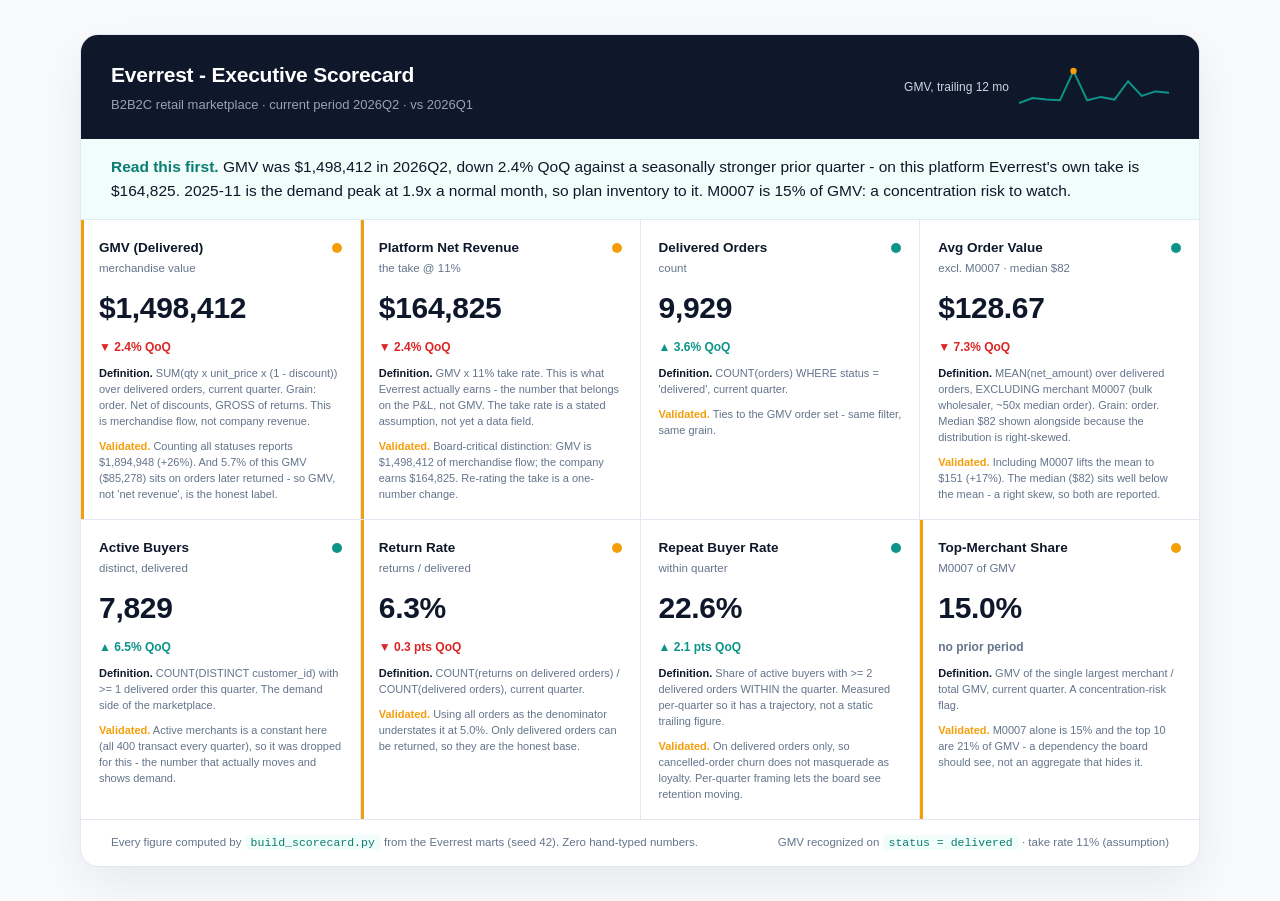
<file: docs/how-to-metric-to-scorecard/everrest_scorecard.html>
<!DOCTYPE html>
<html lang="en">
<head>
<meta charset="UTF-8">
<meta name="viewport" content="width=device-width, initial-scale=1.0">
<title>Everrest Executive Scorecard - 2026Q2</title>
<style>
  :root{--ink:#0F172A;--accent:#0D9488;--accent-d:#0B7C72;--muted:#64748B;
    --hair:#E2E8F0;--tint:#F0FDFA;--amber:#F59E0B;--green:#0D9488;--red:#DC2626;}
  *{margin:0;padding:0;box-sizing:border-box;}
  body{font-family:'Inter',-apple-system,'Segoe UI',sans-serif;color:var(--ink);
    background:#F8FAFC;padding:34px 26px;font-size:15px;line-height:1.55;}
  .board{max-width:1120px;margin:0 auto;background:#fff;border:1px solid var(--hair);
    border-radius:18px;box-shadow:0 18px 50px rgba(15,23,42,.07);overflow:hidden;}
  .head{background:var(--ink);color:#fff;padding:24px 30px;display:flex;
    align-items:center;justify-content:space-between;flex-wrap:wrap;gap:12px;}
  .head h1{font-size:21px;font-weight:600;letter-spacing:-.01em;}
  .head .sub{color:#94A3B8;font-size:13px;margin-top:3px;}
  .head .spark{display:flex;align-items:center;gap:10px;color:#CBD5E1;font-size:12px;}
  .headline{background:var(--tint);border-bottom:1px solid var(--hair);
    padding:16px 30px;font-size:15.5px;color:var(--ink);}
  .headline b{color:var(--accent-d);}
  .grid{display:grid;grid-template-columns:repeat(4,1fr);gap:1px;background:var(--hair);}
  @media(max-width:900px){.grid{grid-template-columns:repeat(2,1fr);}}
  @media(max-width:560px){.grid{grid-template-columns:1fr;}}
  .tile{background:#fff;padding:18px 18px 16px;position:relative;}
  .t-top{display:flex;align-items:center;justify-content:space-between;}
  .t-label{font-weight:600;font-size:13.5px;color:var(--ink);}
  .t-sub{font-size:11.5px;color:var(--muted);margin-top:1px;}
  .t-value{font-size:30px;font-weight:700;font-variant-numeric:tabular-nums;
    color:var(--ink);margin:8px 0 2px;letter-spacing:-.01em;}
  .num{font-variant-numeric:tabular-nums;}
  .rag-dot{width:10px;height:10px;border-radius:50%;flex-shrink:0;}
  .rag-green .rag-dot{background:var(--green);}
  .rag-amber .rag-dot{background:var(--amber);}
  .rag-red .rag-dot{background:var(--red);}
  .rag-amber{box-shadow:inset 3px 0 0 var(--amber);}
  .delta{font-size:12px;font-weight:600;display:inline-block;}
  .delta.up{color:var(--green);} .delta.down{color:var(--red);}
  .delta.flat{color:var(--muted);}
  .t-def,.t-val{font-size:11px;color:var(--muted);margin-top:9px;line-height:1.45;}
  .t-def b{color:var(--ink);} .t-val b{color:var(--amber);}
  .foot{padding:14px 30px;font-size:11.5px;color:var(--muted);
    border-top:1px solid var(--hair);display:flex;justify-content:space-between;
    flex-wrap:wrap;gap:8px;}
  .foot code{background:var(--tint);padding:1px 6px;border-radius:5px;color:var(--accent-d);}
</style>
</head>
<body>
  <div class="board">
    <div class="head">
      <div>
        <h1>Everrest - Executive Scorecard</h1>
        <div class="sub">B2B2C retail marketplace &middot; current period 2026Q2 &middot; vs 2026Q1</div>
      </div>
      <div class="spark">GMV, trailing 12 mo <svg viewBox="0 0 150 40" width="150" height="40" preserveAspectRatio="none" aria-hidden="true"><path d="M0.0,36.0 L13.6,31.0 L27.3,32.6 L40.9,33.3 L54.5,4.0 L68.2,33.3 L81.8,29.9 L95.5,32.6 L109.1,14.2 L122.7,28.9 L136.4,24.4 L150.0,25.7" fill="none" stroke="#0D9488" stroke-width="2"/><circle cx="54.5" cy="4.0" r="3.2" fill="#F59E0B"/></svg></div>
    </div>
    <div class="headline"><b>Read this first.</b> GMV was $1,498,412 in 2026Q2, down 2.4% QoQ against a seasonally stronger prior quarter - on this platform Everrest's own take is $164,825. 2025-11 is the demand peak at 1.9x a normal month, so plan inventory to it. M0007 is 15% of GMV: a concentration risk to watch.</div>
    <div class="grid">
    <div class="tile rag-amber">
      <div class="t-top"><span class="t-label">GMV (Delivered)</span>
        <span class="rag-dot"></span></div>
      <div class="t-sub">merchandise value</div>
      <div class="t-value num">$1,498,412</div>
      <span class="delta down">▼ 2.4% QoQ</span>
      <div class="t-def"><b>Definition.</b> SUM(qty x unit_price x (1 - discount)) over delivered orders, current quarter. Grain: order. Net of discounts, GROSS of returns. This is merchandise flow, not company revenue.</div>
      <div class="t-val"><b>Validated.</b> Counting all statuses reports $1,894,948 (+26%). And 5.7% of this GMV ($85,278) sits on orders later returned - so GMV, not 'net revenue', is the honest label.</div>
    </div>
    <div class="tile rag-amber">
      <div class="t-top"><span class="t-label">Platform Net Revenue</span>
        <span class="rag-dot"></span></div>
      <div class="t-sub">the take @ 11%</div>
      <div class="t-value num">$164,825</div>
      <span class="delta down">▼ 2.4% QoQ</span>
      <div class="t-def"><b>Definition.</b> GMV x 11% take rate. This is what Everrest actually earns - the number that belongs on the P&L, not GMV. The take rate is a stated assumption, not yet a data field.</div>
      <div class="t-val"><b>Validated.</b> Board-critical distinction: GMV is $1,498,412 of merchandise flow; the company earns $164,825. Re-rating the take is a one-number change.</div>
    </div>
    <div class="tile rag-green">
      <div class="t-top"><span class="t-label">Delivered Orders</span>
        <span class="rag-dot"></span></div>
      <div class="t-sub">count</div>
      <div class="t-value num">9,929</div>
      <span class="delta up">▲ 3.6% QoQ</span>
      <div class="t-def"><b>Definition.</b> COUNT(orders) WHERE status = 'delivered', current quarter.</div>
      <div class="t-val"><b>Validated.</b> Ties to the GMV order set - same filter, same grain.</div>
    </div>
    <div class="tile rag-green">
      <div class="t-top"><span class="t-label">Avg Order Value</span>
        <span class="rag-dot"></span></div>
      <div class="t-sub">excl. M0007 &middot; median $82</div>
      <div class="t-value num">$128.67</div>
      <span class="delta down">▼ 7.3% QoQ</span>
      <div class="t-def"><b>Definition.</b> MEAN(net_amount) over delivered orders, EXCLUDING merchant M0007 (bulk wholesaler, ~50x median order). Grain: order. Median $82 shown alongside because the distribution is right-skewed.</div>
      <div class="t-val"><b>Validated.</b> Including M0007 lifts the mean to $151 (+17%). The median ($82) sits well below the mean - a right skew, so both are reported.</div>
    </div>
    <div class="tile rag-green">
      <div class="t-top"><span class="t-label">Active Buyers</span>
        <span class="rag-dot"></span></div>
      <div class="t-sub">distinct, delivered</div>
      <div class="t-value num">7,829</div>
      <span class="delta up">▲ 6.5% QoQ</span>
      <div class="t-def"><b>Definition.</b> COUNT(DISTINCT customer_id) with >= 1 delivered order this quarter. The demand side of the marketplace.</div>
      <div class="t-val"><b>Validated.</b> Active merchants is a constant here (all 400 transact every quarter), so it was dropped for this - the number that actually moves and shows demand.</div>
    </div>
    <div class="tile rag-amber">
      <div class="t-top"><span class="t-label">Return Rate</span>
        <span class="rag-dot"></span></div>
      <div class="t-sub">returns / delivered</div>
      <div class="t-value num">6.3%</div>
      <span class="delta down">▼ 0.3 pts QoQ</span>
      <div class="t-def"><b>Definition.</b> COUNT(returns on delivered orders) / COUNT(delivered orders), current quarter.</div>
      <div class="t-val"><b>Validated.</b> Using all orders as the denominator understates it at 5.0%. Only delivered orders can be returned, so they are the honest base.</div>
    </div>
    <div class="tile rag-green">
      <div class="t-top"><span class="t-label">Repeat Buyer Rate</span>
        <span class="rag-dot"></span></div>
      <div class="t-sub">within quarter</div>
      <div class="t-value num">22.6%</div>
      <span class="delta up">▲ 2.1 pts QoQ</span>
      <div class="t-def"><b>Definition.</b> Share of active buyers with >= 2 delivered orders WITHIN the quarter. Measured per-quarter so it has a trajectory, not a static trailing figure.</div>
      <div class="t-val"><b>Validated.</b> On delivered orders only, so cancelled-order churn does not masquerade as loyalty. Per-quarter framing lets the board see retention moving.</div>
    </div>
    <div class="tile rag-amber">
      <div class="t-top"><span class="t-label">Top-Merchant Share</span>
        <span class="rag-dot"></span></div>
      <div class="t-sub">M0007 of GMV</div>
      <div class="t-value num">15.0%</div>
      <span class="delta flat">no prior period</span>
      <div class="t-def"><b>Definition.</b> GMV of the single largest merchant / total GMV, current quarter. A concentration-risk flag.</div>
      <div class="t-val"><b>Validated.</b> M0007 alone is 15% and the top 10 are 21% of GMV - a dependency the board should see, not an aggregate that hides it.</div>
    </div>
    </div>
    <div class="foot">
      <span>Every figure computed by <code>build_scorecard.py</code> from the Everrest marts (seed 42). Zero hand-typed numbers.</span>
      <span>GMV recognized on <code>status = delivered</code> &middot; take rate 11% (assumption)</span>
    </div>
  </div>
</body>
</html>
</file>
<file: docs/assets/style.css>
/* phoebe-data-skills - Steel teal outfit (flat magazine, design.md constitution) */
:root {
  --accent: #0D9488;
  --accent-dark: #0B7C72;
  --ink: #0F172A;
  --tint: #F0FDFA;
  --highlight: #38BDF8;
  --paper: #FFFFFF;
  --hairline: #E2E8F0;
  --muted: #64748B;
}
* { margin: 0; padding: 0; box-sizing: border-box; }
html { scroll-behavior: smooth; }
body {
  font-family: 'Inter', -apple-system, sans-serif;
  font-size: 17px; line-height: 1.65;
  color: var(--ink); background: var(--paper);
}
h1, h2, h3, .display { font-family: 'Poppins', 'Inter', sans-serif; font-weight: 600; line-height: 1.15; }
.num { font-variant-numeric: tabular-nums; }
a { color: var(--accent); text-decoration: none; }
.wrap { max-width: 1080px; margin: 0 auto; padding: 0 28px; }

/* ---------- top bar ---------- */
.topbar {
  position: sticky; top: 0; z-index: 50;
  background: rgba(255,255,255,.92); backdrop-filter: blur(8px);
  border-bottom: 1px solid var(--hairline);
}
.topbar .wrap { display: flex; align-items: center; justify-content: space-between; height: 58px; }
.brand { font-family: 'Poppins'; font-weight: 600; font-size: 17px; color: var(--ink); }
.brand b { color: var(--accent); }
.topbar nav a { font-size: 14px; font-weight: 500; color: var(--muted); margin-left: 22px; }
.topbar nav a:hover { color: var(--accent); }

/* reading progress */
.progress { position: fixed; top: 0; left: 0; height: 3px; background: var(--accent); width: 0; z-index: 60; }

/* ---------- hero ---------- */
.hero { padding: 84px 0 56px; }
.hero .kicker {
  display: inline-block; font-size: 13px; font-weight: 600; letter-spacing: .12em;
  text-transform: uppercase; color: var(--accent); margin-bottom: 18px;
}
.hero h1 { font-size: clamp(38px, 6vw, 62px); letter-spacing: -.02em; }
.hero h1 .tealline { color: var(--accent); }
.hero p.lede { font-size: 20px; color: var(--muted); max-width: 620px; margin-top: 18px; }
.stats { display: flex; gap: 48px; margin-top: 44px; flex-wrap: wrap; }
.stat .n { font-family: 'Poppins'; font-size: 44px; font-weight: 600; color: var(--accent); font-variant-numeric: tabular-nums; }
.stat .l { font-size: 13px; font-weight: 500; color: var(--muted); text-transform: uppercase; letter-spacing: .08em; }

/* ---------- section headers ---------- */
.section { padding: 56px 0; }
.section.tinted { background: var(--tint); }
.sec-kicker { font-size: 13px; font-weight: 600; letter-spacing: .12em; text-transform: uppercase; color: var(--accent); }
.sec-title { font-size: clamp(26px, 3.4vw, 36px); margin-top: 8px; letter-spacing: -.01em; }
.sec-sub { color: var(--muted); margin-top: 10px; max-width: 640px; }

/* ---------- skill card grid (homepage) ---------- */
.card-grid { display: grid; grid-template-columns: repeat(auto-fill, minmax(300px, 1fr)); gap: 22px; margin-top: 36px; }
a.skill-card, .skill-card {
  display: block; position: relative; border: 1px solid var(--hairline); border-radius: 14px;
  padding: 26px 24px 22px; background: var(--paper); color: var(--ink);
  transition: transform .18s ease, box-shadow .18s ease, border-color .18s ease;
}
a.skill-card:hover { transform: translateY(-4px); box-shadow: 0 14px 34px rgba(13,148,136,.14); border-color: var(--accent); }
.skill-card .emoji { font-size: 30px; }
.skill-card h3 { font-size: 20px; margin-top: 12px; }
.skill-card .obj { font-size: 15px; color: var(--muted); margin-top: 6px; min-height: 44px; }
.chiprow { display: flex; flex-wrap: wrap; gap: 8px; margin-top: 16px; }
.chip {
  font-size: 12px; font-weight: 500; padding: 4px 10px; border-radius: 999px;
  background: var(--tint); color: var(--accent-dark); border: 1px solid rgba(13,148,136,.25);
}
.status { position: absolute; top: 18px; right: 18px; font-size: 11px; font-weight: 600; letter-spacing: .08em; text-transform: uppercase; padding: 4px 10px; border-radius: 999px; }
.status.live { background: var(--accent); color: #fff; }
.status.soon { background: var(--hairline); color: var(--muted); }
.skill-card.soon { opacity: .62; }
.skill-card .go { margin-top: 18px; font-size: 14px; font-weight: 600; color: var(--accent); }

/* ---------- pipeline rail (skill page) ---------- */
.rail { display: flex; align-items: flex-start; gap: 0; margin: 40px 0 8px; overflow-x: auto; padding-bottom: 8px; }
.rail-step { display: flex; align-items: center; flex: 1; min-width: 118px; }
.rail-node { text-align: center; flex-shrink: 0; width: 118px; }
.rail-node a { display: block; color: var(--ink); }
.rail-circle {
  width: 46px; height: 46px; border-radius: 50%; margin: 0 auto;
  display: flex; align-items: center; justify-content: center;
  font-family: 'Poppins'; font-weight: 600; font-size: 18px;
  background: var(--tint); color: var(--accent-dark); border: 2px solid var(--accent);
  transition: background .15s, color .15s;
}
.rail-node a:hover .rail-circle, .rail-node.active .rail-circle { background: var(--accent); color: #fff; }
.rail-label { font-size: 12.5px; font-weight: 500; color: var(--muted); margin-top: 8px; }
.rail-connector { flex: 1; height: 2px; background: var(--hairline); margin-top: 23px; min-width: 14px; }

/* ---------- step sections ---------- */
.step-section { position: relative; padding: 64px 0 56px; border-top: 1px solid var(--hairline); }
.step-ghost {
  position: absolute; top: 26px; right: 0; font-family: 'Poppins'; font-weight: 600;
  font-size: clamp(90px, 14vw, 170px); line-height: 1; color: var(--tint);
  -webkit-text-stroke: 1px rgba(13,148,136,.18); user-select: none; pointer-events: none;
}
.step-tag { font-size: 13px; font-weight: 600; letter-spacing: .12em; text-transform: uppercase; color: var(--accent); }
.step-title { font-size: clamp(24px, 3vw, 32px); margin-top: 6px; }
.step-body { margin-top: 16px; max-width: 680px; color: var(--ink); }

/* schema table cards */
.tbl-grid { display: grid; grid-template-columns: repeat(auto-fill, minmax(240px, 1fr)); gap: 16px; margin-top: 28px; }
.tbl-card { border: 1px solid var(--hairline); border-radius: 12px; overflow: hidden; background: var(--paper); }
.tbl-card .tbl-name { background: var(--ink); color: #fff; font-family: 'Poppins'; font-size: 14px; font-weight: 500; padding: 10px 14px; }
.tbl-card .tbl-name .cnt { color: var(--highlight); font-variant-numeric: tabular-nums; float: right; font-family: 'Inter'; }
.tbl-card ul { list-style: none; padding: 10px 14px; font-size: 13.5px; color: var(--muted); }
.tbl-card li { padding: 3px 0; }
.tbl-card li b { color: var(--ink); font-weight: 500; }

/* code blocks */
.code-card { position: relative; background: var(--ink); border-radius: 12px; margin-top: 24px; overflow: hidden; }
.code-card .code-head { display: flex; justify-content: space-between; align-items: center; padding: 10px 16px; background: rgba(255,255,255,.06); color: #94A3B8; font-size: 12.5px; font-family: 'Inter'; }
.code-card .copy-btn { background: var(--accent); color: #fff; border: 0; border-radius: 6px; font-size: 12px; font-weight: 600; padding: 5px 12px; cursor: pointer; }
.code-card pre { padding: 18px 20px; overflow-x: auto; color: #E2E8F0; font-size: 13.5px; line-height: 1.6; font-family: 'SF Mono', Menlo, monospace; }
.code-card .c-comment { color: #64748B; } .code-card .c-str { color: #7DD3FC; } .code-card .c-kw { color: #5EEAD4; }

/* quirk / spotlight cards */
.quirk-grid { display: grid; grid-template-columns: repeat(auto-fill, minmax(220px, 1fr)); gap: 14px; margin-top: 26px; }
.quirk { border-left: 4px solid var(--highlight); background: var(--tint); border-radius: 0 10px 10px 0; padding: 14px 16px; }
.quirk b { font-size: 14.5px; display: block; }
.quirk span { font-size: 13px; color: var(--muted); }

/* objective banner */
.objective-banner { background: var(--ink); color: #fff; border-radius: 14px; padding: 30px 32px; margin-top: 26px; }
.objective-banner .q { font-family: 'Poppins'; font-size: clamp(19px, 2.4vw, 24px); font-weight: 500; }
.objective-banner .q em { color: var(--highlight); font-style: normal; }
.subq { list-style: none; margin-top: 22px; }
.subq li { padding: 8px 0 8px 34px; position: relative; font-size: 15px; color: #CBD5E1; border-top: 1px solid rgba(255,255,255,.08); }
.subq li::before { content: '→'; position: absolute; left: 6px; color: var(--accent); font-weight: 600; }

/* toolbox cards */
.tool-grid { display: grid; grid-template-columns: repeat(auto-fill, minmax(250px, 1fr)); gap: 16px; margin-top: 28px; }
.tool-card { border: 1px solid var(--hairline); border-radius: 12px; padding: 18px 18px 16px; background: var(--paper); }
.tool-card .t-kind { font-size: 11px; font-weight: 600; text-transform: uppercase; letter-spacing: .08em; color: var(--highlight); }
.tool-card h4 { font-size: 16px; margin-top: 6px; }
.tool-card p { font-size: 13.5px; color: var(--muted); margin-top: 6px; }

/* code-link band - one-click to the real files on GitHub */
.codelinks { display: flex; flex-wrap: wrap; gap: 12px; margin-top: 26px; align-items: center; }
.codelinks .cl-label { font-size: 13px; font-weight: 600; color: var(--ink); margin-right: 4px; }
a.cl-btn {
  display: inline-flex; align-items: center; gap: 8px;
  font-size: 13.5px; font-weight: 600; padding: 9px 16px; border-radius: 8px;
  background: var(--accent); color: #fff; border: 1px solid var(--accent);
  transition: background .15s, transform .15s;
}
a.cl-btn:hover { background: var(--accent-dark); transform: translateY(-1px); }
a.cl-btn.ghost { background: var(--paper); color: var(--accent-dark); }
a.cl-btn.ghost:hover { background: var(--tint); }
a.cl-btn .gh { font-size: 15px; }
.code-card .code-head a { color: var(--highlight); font-weight: 600; }
.code-card .code-head a:hover { text-decoration: underline; }

/* chart gallery */
.chart-grid { display: grid; grid-template-columns: repeat(auto-fill, minmax(320px, 1fr)); gap: 20px; margin-top: 28px; }
.chart-card { border: 1px solid var(--hairline); border-radius: 12px; overflow: hidden; background: var(--paper); }
.chart-card .ph { aspect-ratio: 16/10; background: repeating-linear-gradient(45deg, var(--tint), var(--tint) 12px, #fff 12px, #fff 24px); display: flex; align-items: center; justify-content: center; color: var(--accent-dark); font-size: 13px; font-weight: 500; }
.chart-card img { width: 100%; display: block; cursor: zoom-in; }
.chart-card .cap { padding: 12px 16px; font-size: 13.5px; color: var(--muted); border-top: 1px solid var(--hairline); }
.chart-card .cap b { color: var(--ink); }

/* caught scoreboard */
.caught { margin-top: 34px; border: 1px solid var(--hairline); border-radius: 12px; overflow: hidden; }
.caught table { width: 100%; border-collapse: collapse; font-size: 14px; }
.caught th { background: var(--tint); text-align: left; padding: 10px 16px; font-size: 12px; text-transform: uppercase; letter-spacing: .07em; color: var(--accent-dark); }
.caught td { padding: 10px 16px; border-top: 1px solid var(--hairline); }
.caught .ok { color: var(--accent); font-weight: 600; }

/* mentor panel */
.mentor-grid { display: grid; grid-template-columns: repeat(auto-fill, minmax(240px, 1fr)); gap: 16px; margin-top: 28px; }
.mentor-card { border: 1px solid var(--hairline); border-radius: 12px; padding: 20px; background: var(--paper); }
.mentor-card .m-name { font-family: 'Poppins'; font-weight: 600; font-size: 15px; }
.mentor-card .m-lens { font-size: 12px; color: var(--highlight); font-weight: 600; text-transform: uppercase; letter-spacing: .06em; }
.mentor-card p { font-size: 13.5px; color: var(--muted); margin-top: 10px; }
.mentor-card .m-fix { margin-top: 12px; font-size: 13px; background: var(--tint); border-radius: 8px; padding: 8px 12px; color: var(--accent-dark); }

/* install strip */
.install { background: var(--ink); color: #fff; border-radius: 16px; padding: 36px; margin: 64px 0; }
.install h3 { font-size: 22px; } .install p { color: #94A3B8; font-size: 15px; margin-top: 6px; }
.install .code-card { margin-top: 18px; background: rgba(255,255,255,.07); }

/* footer */
footer { border-top: 1px solid var(--hairline); padding: 30px 0 44px; margin-top: 40px; }
footer .wrap { display: flex; justify-content: space-between; flex-wrap: wrap; gap: 12px; font-size: 14px; color: var(--muted); }

/* reveal */
.reveal { opacity: 0; transform: translateY(18px); transition: opacity .5s ease, transform .5s ease; }
.reveal.in { opacity: 1; transform: none; }

@media (max-width: 640px) {
  .stats { gap: 28px; }
  .step-ghost { font-size: 84px; }
  .rail { justify-content: flex-start; }
}
</file>
